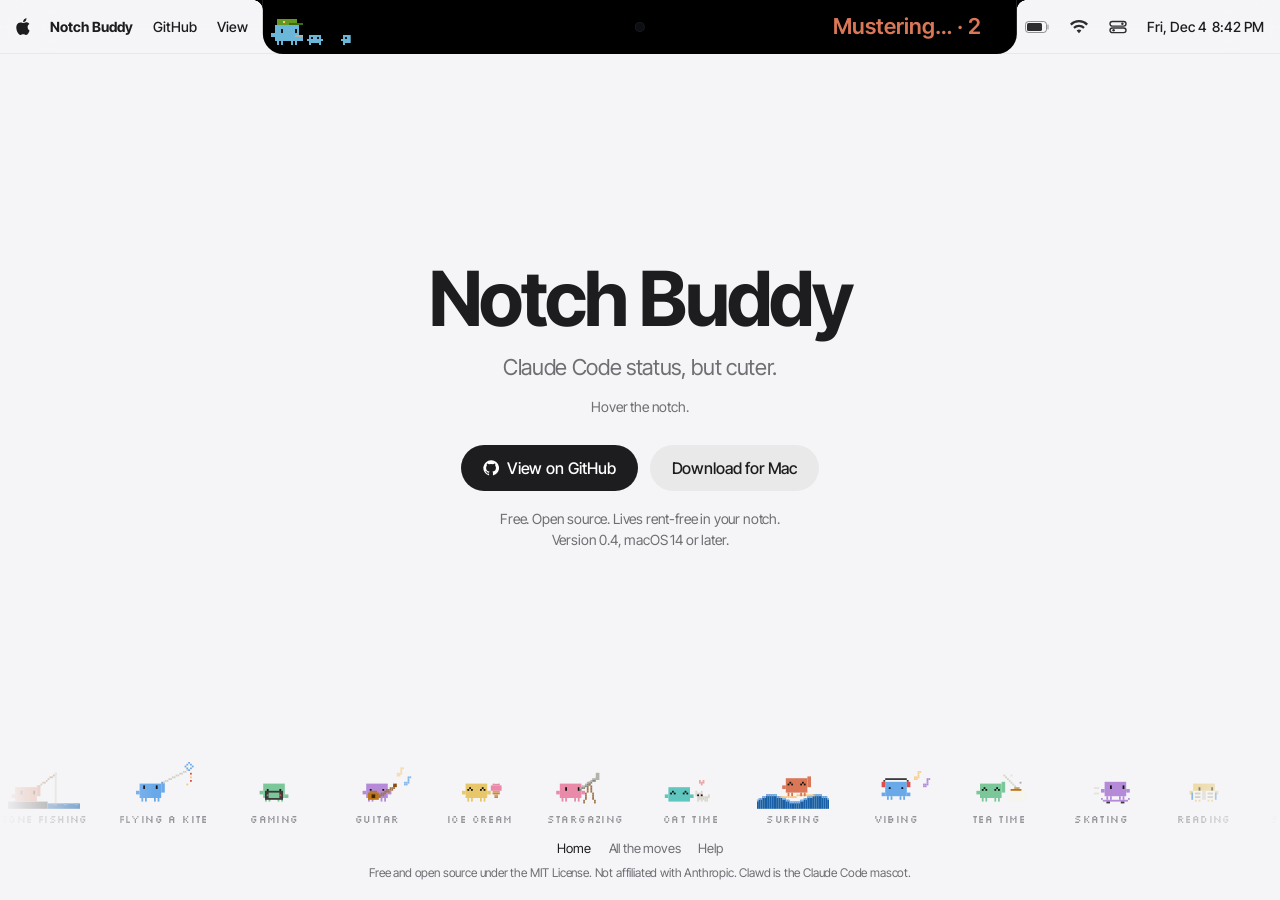
<file: index.html>
<!doctype html>
<html lang="en">
<head>
<meta charset="utf-8">
<meta name="viewport" content="width=device-width, initial-scale=1, viewport-fit=cover">
<title>Notch Buddy</title>
<meta name="description" content="Claude Code status, but cuter.">
<link rel="preconnect" href="https://fonts.googleapis.com">
<link rel="preconnect" href="https://fonts.gstatic.com" crossorigin>
<link rel="stylesheet" href="https://fonts.googleapis.com/css2?family=Inter+Tight:wght@500;600;700&family=Inter:wght@400;500;600&family=Silkscreen&display=swap">
<link rel="stylesheet" href="shell.css">
<style>
/* The home page: one screen. The notch up top is the demo. */
main.one { align-self: center; width: min(560px, 100%); padding-top: 24px; padding-bottom: 24px; text-align: center; display: flex; flex-direction: column; align-items: center; }
.lede { max-width: 30ch; }
.ctas { display: flex; gap: 12px; margin-top: 28px; flex-wrap: wrap; justify-content: center; }

/* The hobby strip: Clawd's days off, drifting past at the bottom. */
.parade { overflow: hidden; margin: 0 0 14px; padding-top: 6px; -webkit-mask-image: linear-gradient(90deg, transparent, #000 12%, #000 88%, transparent); mask-image: linear-gradient(90deg, transparent, #000 12%, #000 88%, transparent); }
.track { display: flex; gap: clamp(18px, 2.4vw, 34px); width: max-content; animation: drift 110s linear infinite; }
.parade:hover .track, .parade:focus-within .track { animation-play-state: paused; }
@keyframes drift { to { transform: translateX(-50%); } }
.hobby { display: flex; flex-direction: column; align-items: center; gap: 6px; background: none; border: 0; padding: 0; color: var(--muted); cursor: pointer; }
.hobby canvas { width: 72px; height: 47px; transition: transform .2s; }
.hobby span { font: 400 10px/1 "Silkscreen", monospace; letter-spacing: .04em; text-transform: uppercase; opacity: .7; transition: opacity .2s; white-space: nowrap; }
.hobby:hover canvas { transform: translateY(-3px); }
.hobby:hover span, .hobby[aria-pressed="true"] span { opacity: 1; color: var(--ink); }

@media (max-height: 620px) { .parade { display: none; } }
@media (max-height: 560px) { main.one { padding-top: 12px; padding-bottom: 12px; } .ctas { margin-top: 18px; } }
@media (max-width: 520px) { .btn { flex: 1 1 100%; } .ctas { width: 100%; max-width: 340px; } }
@media (prefers-reduced-motion: reduce) { .track { animation: none; } .parade { overflow-x: auto; } .hobby canvas, .hobby span { transition: none; } }
</style>
</head>
<body>

<header class="menubar">
  <div class="side">
    <svg class="apple" viewBox="0 0 14 17" fill="currentColor" aria-hidden="true"><path d="M11.6 9c0-2 1.7-3 1.8-3-1-1.4-2.5-1.6-3-1.7-1.3-.1-2.5.8-3.1.8-.7 0-1.7-.8-2.8-.7C3 4.4 1.7 5.2 1 6.5c-1.5 2.6-.4 6.4 1 8.5.7 1 1.5 2.1 2.6 2 1-.1 1.4-.7 2.7-.7 1.2 0 1.6.7 2.7.6 1.1 0 1.8-1 2.5-2 .8-1.1 1.1-2.2 1.1-2.3 0 0-2-.8-2-3.6ZM9.6 3c.6-.7 1-1.7.9-2.7-.9 0-1.9.6-2.5 1.3-.5.6-1 1.6-.9 2.6 1 .1 1.9-.5 2.5-1.2Z"/></svg>
    <a class="menu app" href="./" aria-current="page">Notch Buddy</a>
    <a class="menu" href="https://github.com/theposch/notch-buddy" target="_blank" rel="noopener">GitHub</a>
    <a class="menu" href="clawd.html">View</a>
    <a class="menu" href="help.html">Help</a>
  </div>
  <div class="side">
    <svg class="ico batt" viewBox="0 0 25 12" fill="none" stroke="currentColor" aria-hidden="true"><rect x=".5" y=".5" width="21" height="11" rx="3" opacity=".5"/><rect x="2" y="2" width="15" height="8" rx="1.6" fill="currentColor" stroke="none"/><path d="M23 4v4" stroke-linecap="round" opacity=".5"/></svg>
    <svg class="ico" viewBox="0 0 18 14" fill="currentColor" aria-hidden="true"><path d="M9 13.2 6.6 10.6a3.4 3.4 0 0 1 4.8 0L9 13.2Zm-4.3-4.5L3.2 7.1a8.2 8.2 0 0 1 11.6 0l-1.5 1.6a6 6 0 0 0-8.6 0ZM1.6 5.4 0 3.8a12.8 12.8 0 0 1 18 0l-1.6 1.6a10.5 10.5 0 0 0-14.8 0Z"/></svg>
    <svg class="ico" viewBox="0 0 18 14" fill="none" stroke="currentColor" stroke-width="1.4" aria-hidden="true"><rect x="1" y="1.5" width="16" height="4.6" rx="2.3"/><circle cx="13.4" cy="3.8" r="1.2" fill="currentColor" stroke="none"/><rect x="1" y="8" width="16" height="4.6" rx="2.3"/><circle cx="4.6" cy="10.3" r="1.2" fill="currentColor" stroke="none"/></svg>
    <span><span id="date">Tue 24 Nov</span>&nbsp;&nbsp;<span id="time">9:41</span></span>
  </div>
  <div class="notch" id="notch" tabindex="0" role="button" aria-expanded="false" aria-label="Notch Buddy. Hover or press Enter to open.">
    <div class="bar">
      <div class="usage" id="usage"></div>
      <div class="wl"><canvas id="clawd" aria-hidden="true"></canvas></div><i class="lens"></i><div class="wr" id="status" aria-live="polite"></div>
      <div class="tools" aria-hidden="true"><svg viewBox="0 0 16 16"><path d="M6.86 3.44L7.04 1.57L8.96 1.57L9.14 3.44L10.42 3.97L11.87 2.77L13.23 4.13L12.03 5.58L12.56 6.86L14.43 7.04L14.43 8.96L12.56 9.14L12.03 10.42L13.23 11.87L11.87 13.23L10.42 12.03L9.14 12.56L8.96 14.43L7.04 14.43L6.86 12.56L5.58 12.03L4.13 13.23L2.77 11.87L3.97 10.42L3.44 9.14L1.57 8.96L1.57 7.04L3.44 6.86L3.97 5.58L2.77 4.13L4.13 2.77L5.58 3.97Z"/><circle cx="8" cy="8" r="2.1"/></svg><svg viewBox="0 0 16 16"><path d="M8 2v5.2M4.6 4.2a5.2 5.2 0 1 0 6.8 0"/></svg></div>
    </div>
    <div class="panel"><div><div class="rows nb" id="rows"></div></div></div>
  </div>
</header>

<!-- The home page: one screen. The notch up top is the demo. -->
<main class="one">
  <h1>Notch Buddy</h1>
  <p class="lede">Claude Code status, but cuter.</p>
  <p class="hint" id="hint">Hover the notch.</p>
  <div class="ctas">
    <a class="btn primary" href="https://github.com/theposch/notch-buddy" target="_blank" rel="noopener"><svg viewBox="0 0 24 24" fill="currentColor" aria-hidden="true"><path d="M12 .5a11.5 11.5 0 0 0-3.64 22.41c.58.1.79-.25.79-.56v-2c-3.2.7-3.88-1.37-3.88-1.37-.53-1.33-1.28-1.69-1.28-1.69-1.05-.71.08-.7.08-.7 1.16.08 1.77 1.19 1.77 1.19 1.03 1.77 2.7 1.26 3.36.96.1-.75.4-1.26.73-1.55-2.55-.29-5.24-1.28-5.24-5.68 0-1.26.45-2.28 1.19-3.09-.12-.29-.52-1.46.11-3.05 0 0 .97-.31 3.17 1.18a11 11 0 0 1 5.77 0c2.2-1.49 3.17-1.18 3.17-1.18.63 1.59.23 2.76.11 3.05.74.81 1.19 1.83 1.19 3.09 0 4.41-2.7 5.38-5.26 5.67.41.36.78 1.06.78 2.14v3.17c0 .31.21.67.8.56A11.5 11.5 0 0 0 12 .5Z"/></svg>
      View on GitHub</a>
    <a class="btn quiet" href="https://github.com/theposch/notch-buddy/releases/latest" target="_blank" rel="noopener">Download for Mac</a>
  </div>
  <p class="small">Free. Open source. Lives rent-free in your notch.<br>Version 0.4, macOS 14 or later.</p>
</main>

<div class="parade" role="group" aria-label="Clawd's hobbies. Pick one to see it in the notch."><div class="track" id="track"></div></div>

<footer><nav><a href="./" aria-current="page">Home</a><a href="clawd.html">All the moves</a><a href="help.html">Help</a></nav>Free and open source under the <a href="https://github.com/theposch/notch-buddy/blob/main/LICENSE" target="_blank" rel="noopener">MIT License</a>. Not affiliated with Anthropic. Clawd is the Claude Code mascot.</footer>

<script src="engine.js"></script>
<script src="shell.js"></script>
<script>
/* The hobby strip: pick one to give Clawd that day off in the notch. */
(() => {
const { RM, stage, HOBBIES } = NB;
/* Every Clawd in the strip, painted only while it's on screen. */
const mine = new Set(), visible = new Set();
const io = new IntersectionObserver(es => es.forEach(e => e.isIntersecting ? visible.add(e.target._st) : visible.delete(e.target._st)), { rootMargin: "100px" });
function watch(st) { st.cv._st = st; mine.add(st); io.observe(st.cv); st.paint(); return st; }

const COLS = ["#D97757", "#6aa9e9", "#7cc79a", "#b48ad9", "#e8c66a", "#e98aa8", "#5fc7c0"];
const track = document.getElementById("track"), buttons = [];
[...HOBBIES, ...HOBBIES].forEach((h, i) => {
  const b = document.createElement("button"); b.type = "button"; b.className = "hobby"; b.setAttribute("aria-pressed", "false");
  if (i >= HOBBIES.length) { b.tabIndex = -1; b.setAttribute("aria-hidden", "true"); }
  const cv = document.createElement("canvas"); cv.setAttribute("aria-hidden", "true");
  const t = document.createElement("span"); t.textContent = h[1];
  b.append(cv, t); track.append(b); buttons.push([b, h[0]]);
  watch(stage(cv, h[0], COLS[i % COLS.length]));
  b.addEventListener("click", () => { NB.dayOff(h); mark(); });
});
function mark() { const now = NB.hobby(); buttons.forEach(([b, id]) => b.setAttribute("aria-pressed", String(id === now))); }
NB.onDay(mark);

addEventListener("resize", () => mine.forEach(s => { s.fit(); s.paint(); }));
if (!RM) { const loop = now => { visible.forEach(s => s.paint(now)); requestAnimationFrame(loop); }; requestAnimationFrame(loop); }
})();
</script>
</body>
</html>
</file>
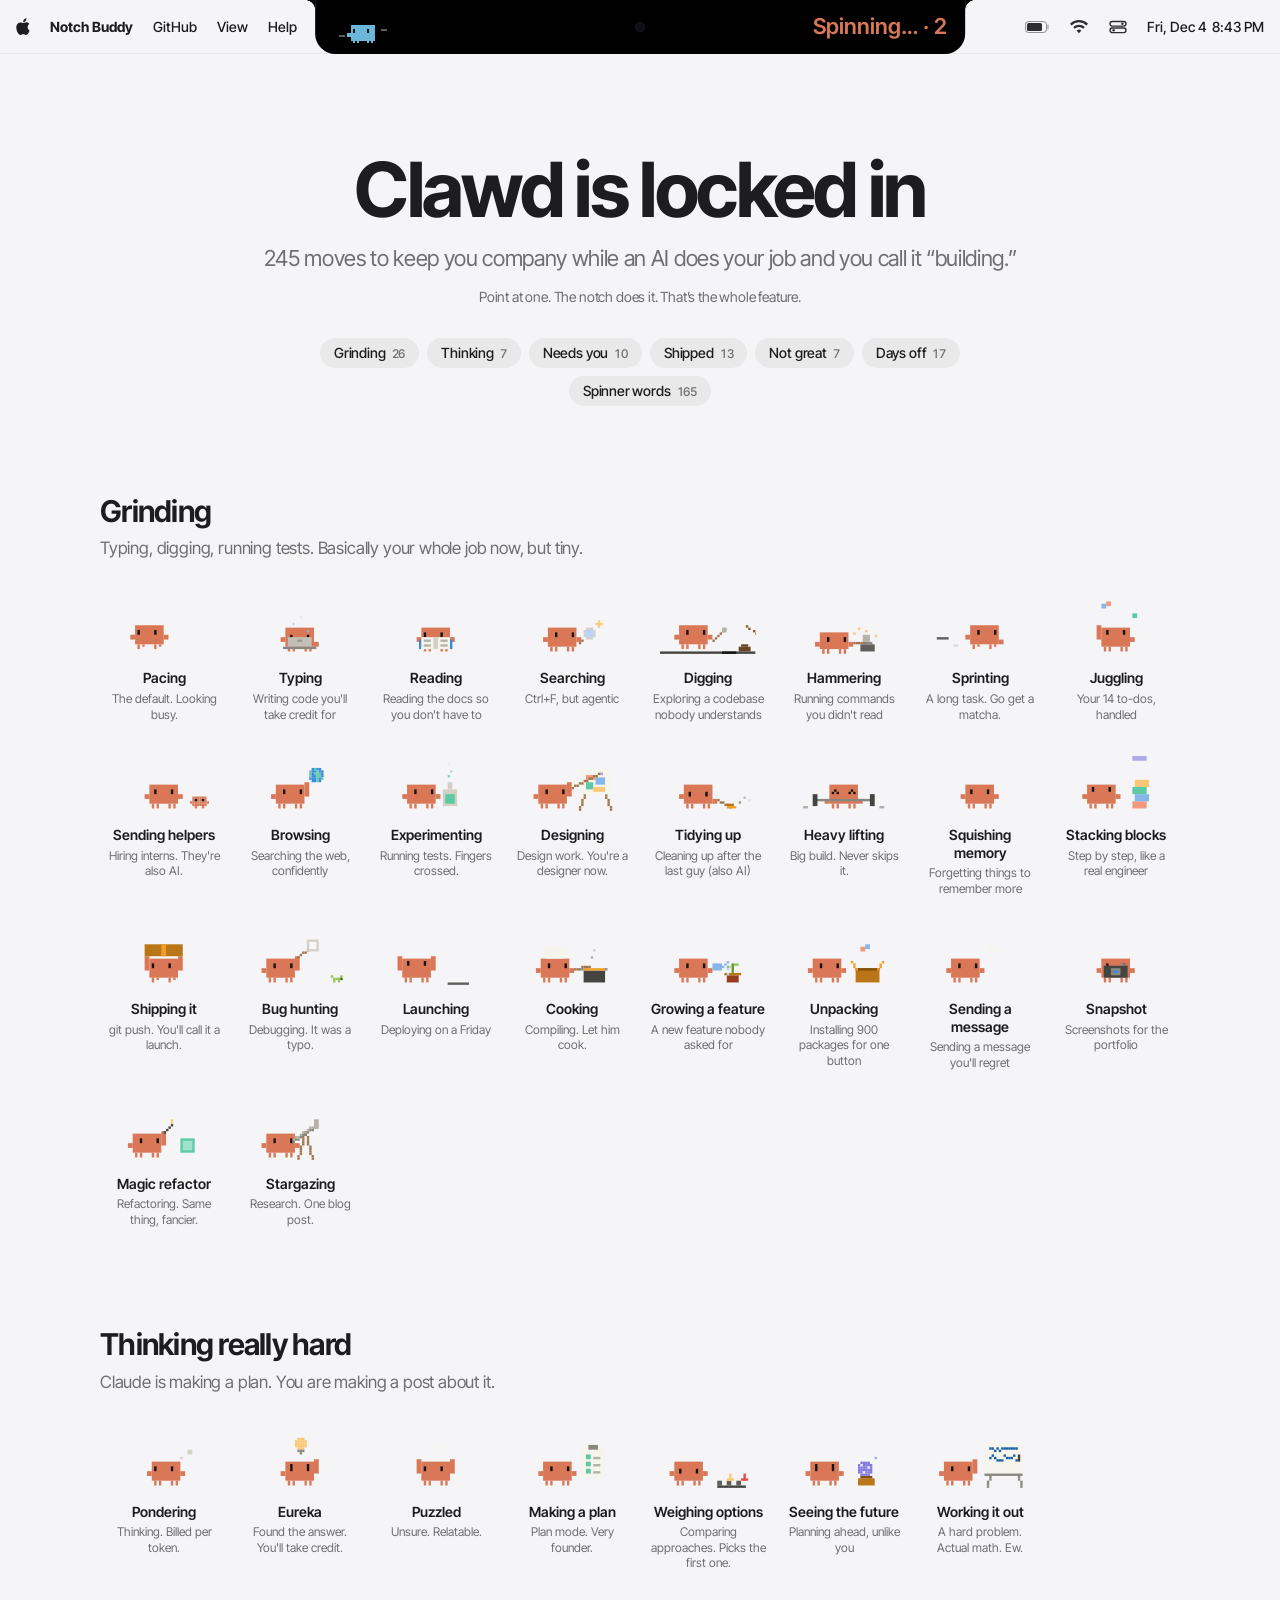
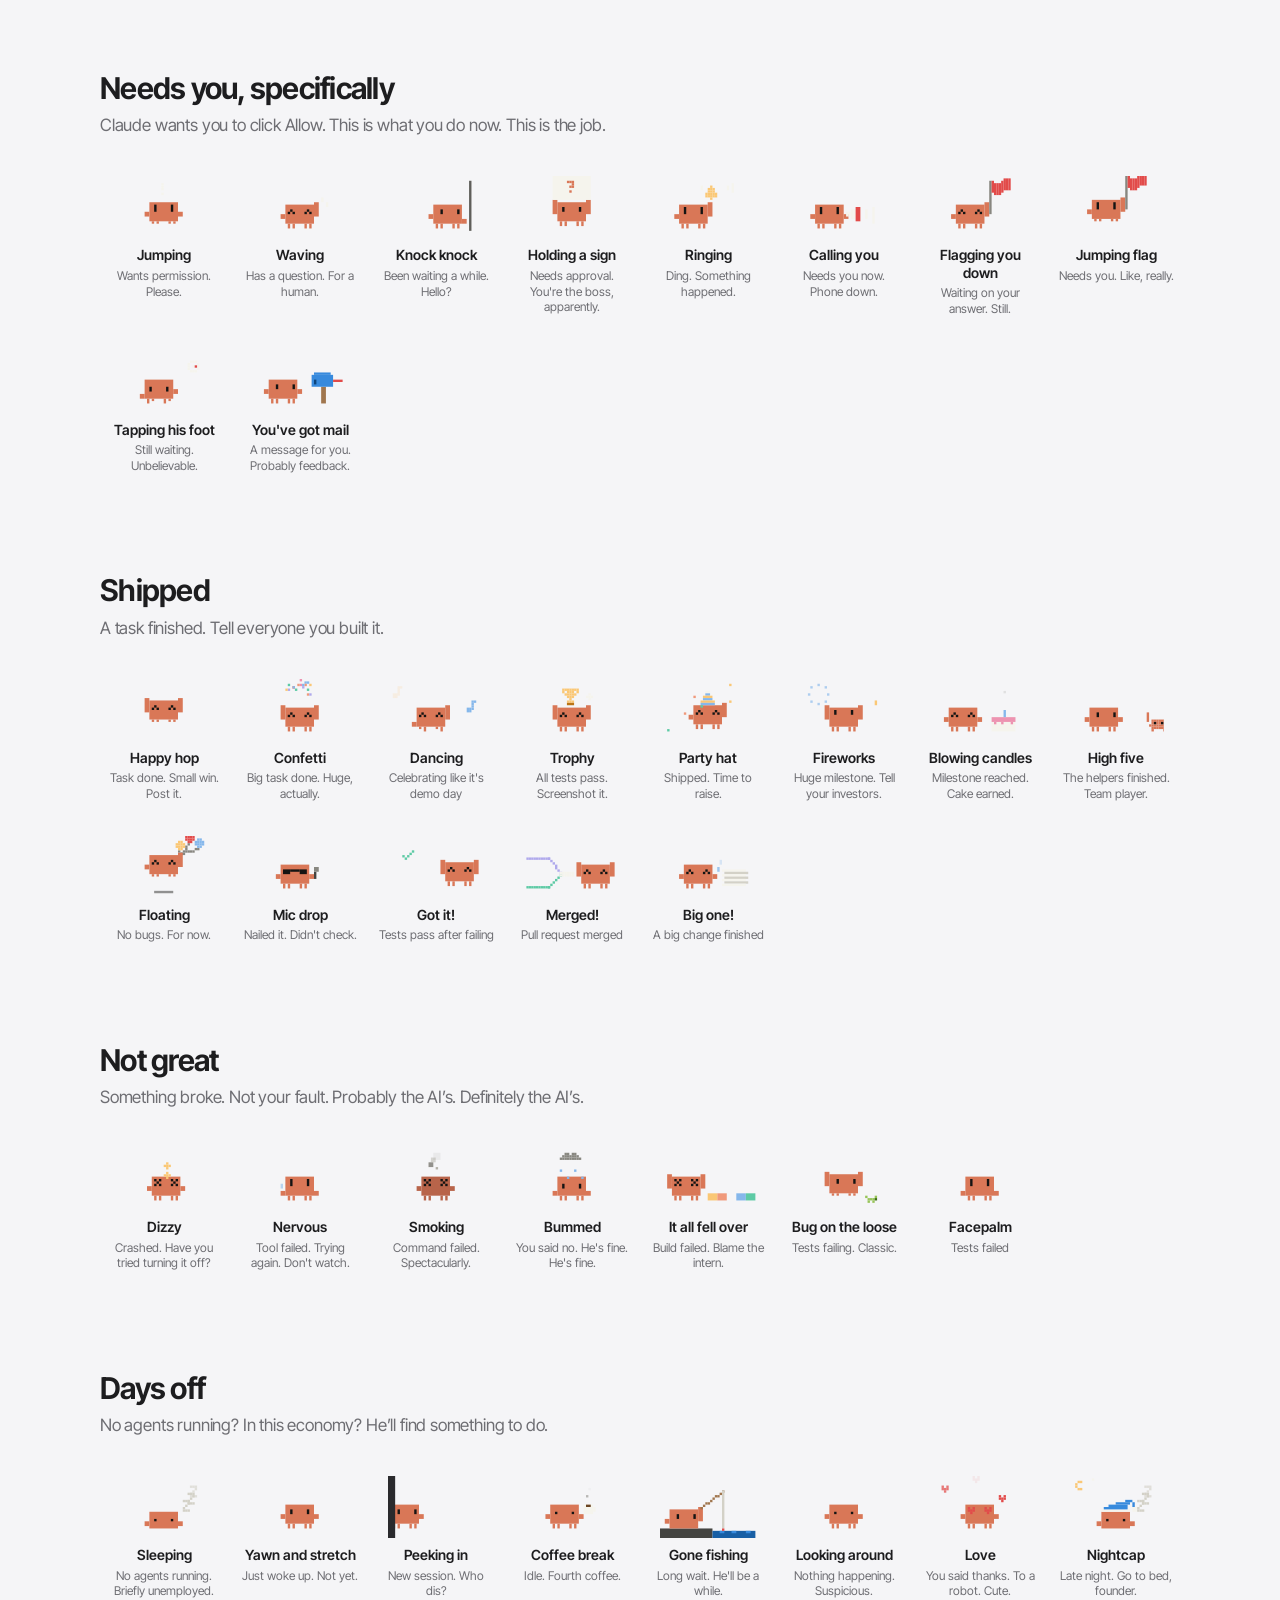
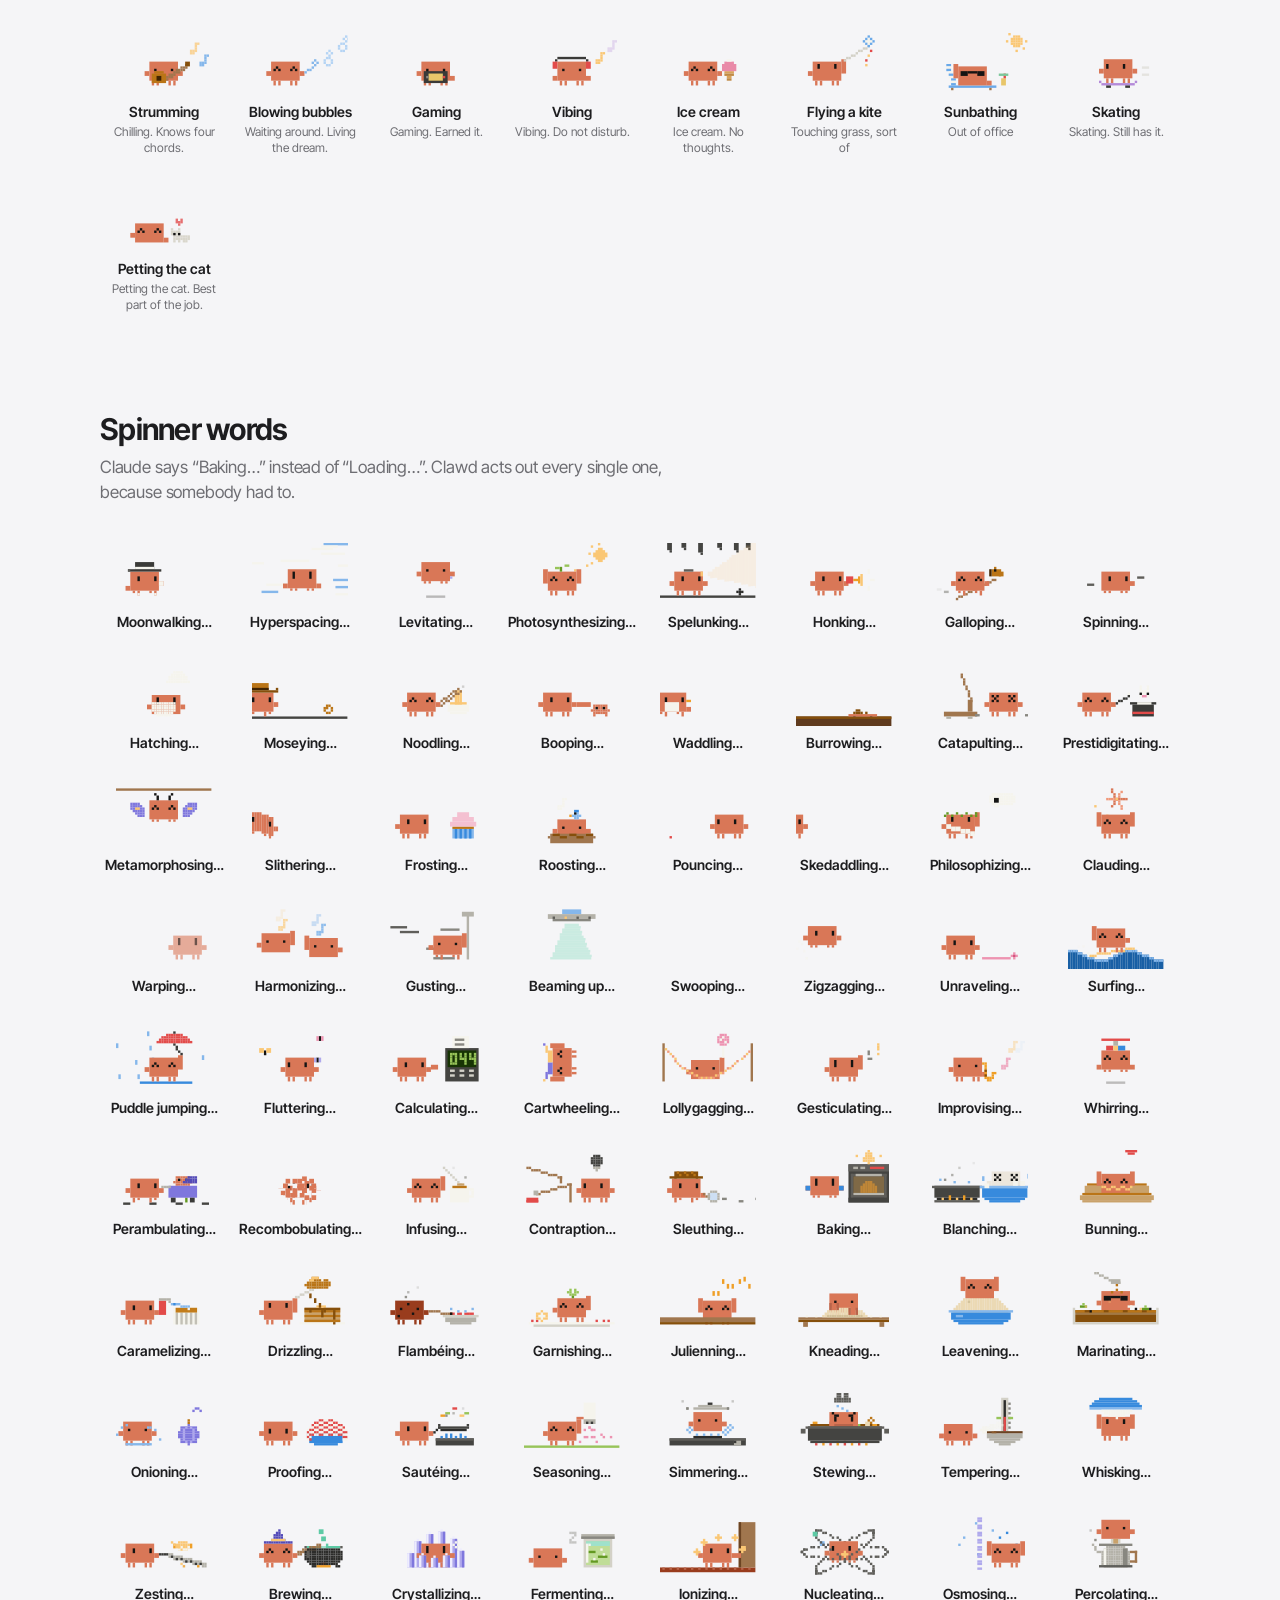
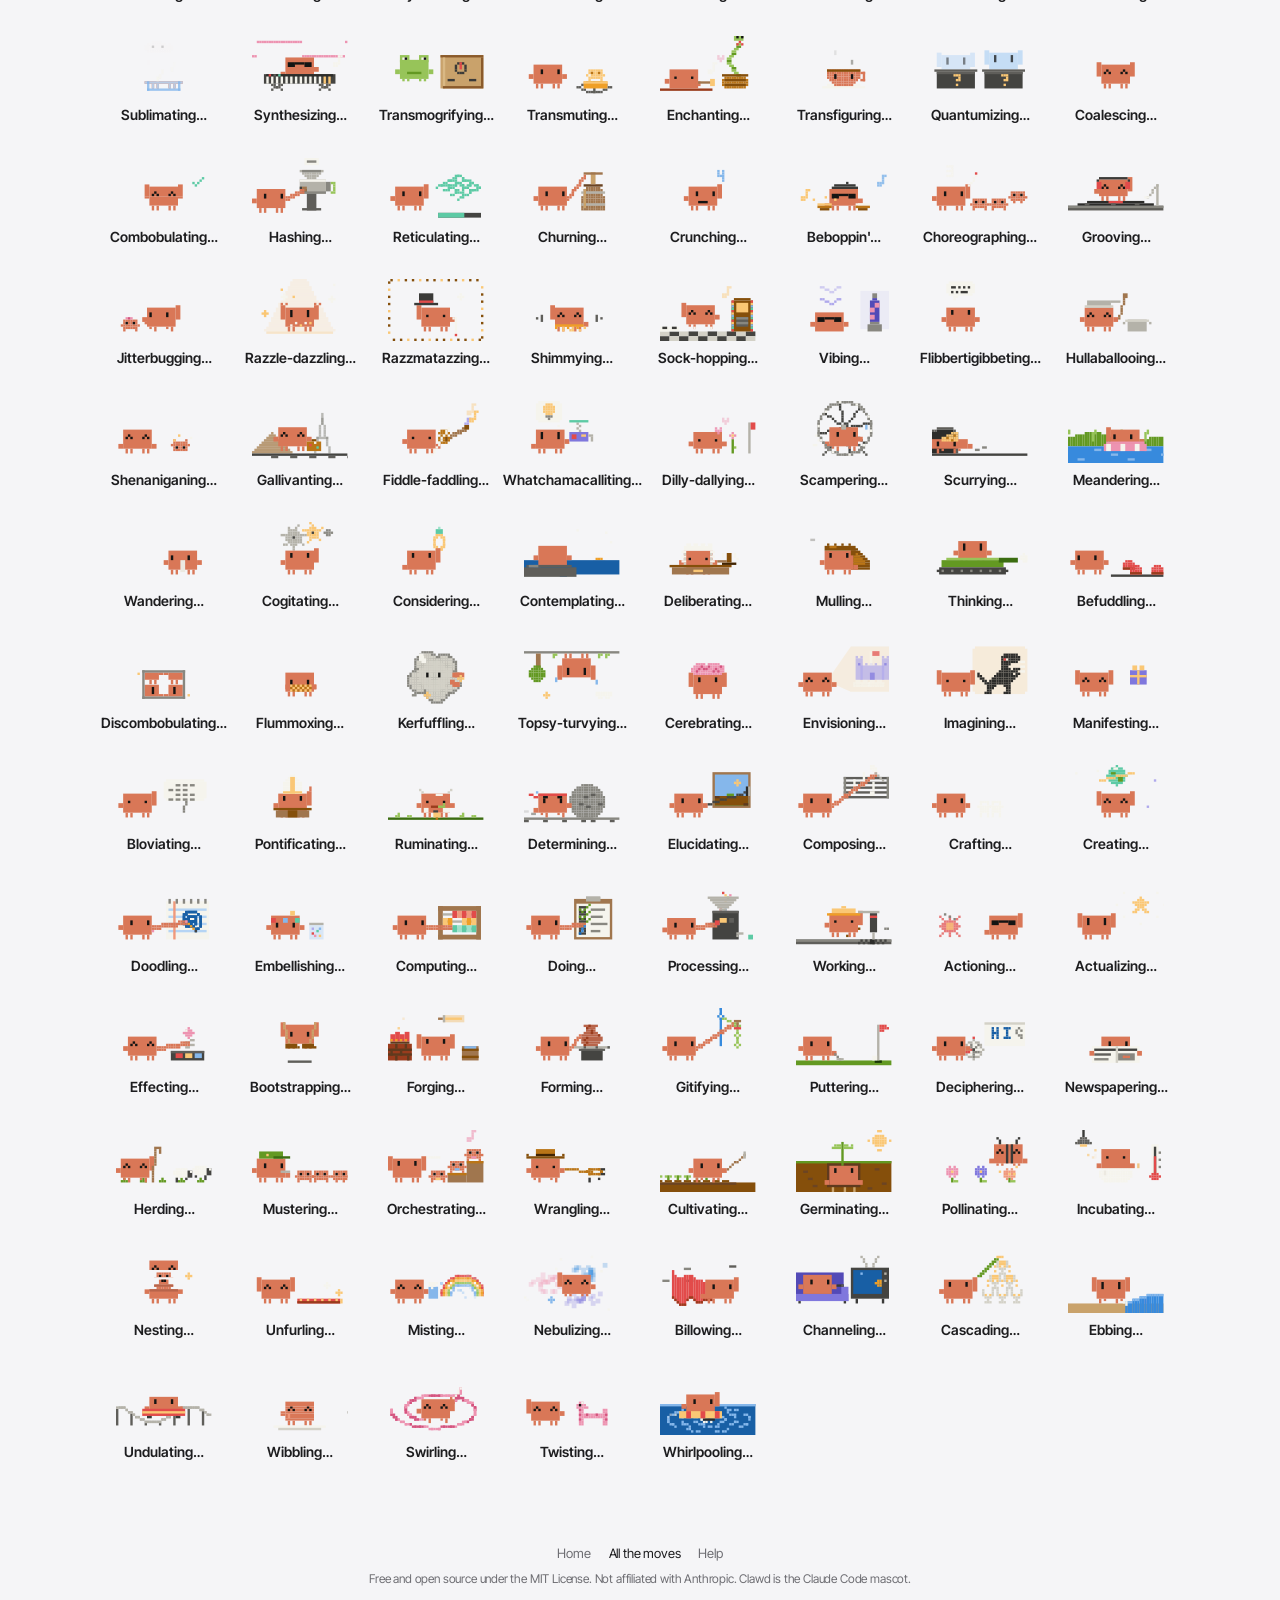
<file: clawd.html>
<!doctype html>
<html lang="en">
<head>
<meta charset="utf-8">
<meta name="viewport" content="width=device-width, initial-scale=1, viewport-fit=cover">
<title>Clawd is locked in · Notch Buddy</title>
<meta name="description" content="Every move Clawd makes in your Mac's notch while Claude Code works.">
<link rel="preconnect" href="https://fonts.googleapis.com">
<link rel="preconnect" href="https://fonts.gstatic.com" crossorigin>
<link rel="stylesheet" href="https://fonts.googleapis.com/css2?family=Inter+Tight:wght@500;600;700&family=Inter:wght@400;500;600&family=Silkscreen&display=swap">
<link rel="stylesheet" href="shell.css">
<style>
main.page { align-self: start; display: block; width: min(1120px, 100%); text-align: left; padding-top: clamp(56px, 8vw, 96px); padding-bottom: 72px; }
.page h1, .page > .lede, .page > .hint { text-align: center; margin-inline: auto; }
.jump { display: flex; flex-wrap: wrap; justify-content: center; gap: 8px; margin: 30px auto 0; max-width: 760px; }
.jump a { display: inline-flex; gap: 6px; align-items: baseline; padding: 8px 14px; border-radius: 999px; background: var(--soft); text-decoration: none; font: 500 14px/1 var(--sys); }
.jump a:hover { opacity: .75; }
.jump small { color: var(--muted); font-size: 12px; font-variant-numeric: tabular-nums; }
.group { scroll-margin-top: calc(var(--h) + 20px); }
.group h2 { margin: clamp(56px, 7vw, 88px) 0 0; font: 650 clamp(24px, 2.4vw, 30px)/1.15 var(--sys); letter-spacing: -0.025em; }
.group > p { margin: 8px 0 0; color: var(--muted); max-width: 60ch; }
.moves { display: grid; grid-template-columns: repeat(auto-fill, minmax(128px, 1fr)); gap: 8px; margin-top: 24px; }
.move { display: flex; flex-direction: column; align-items: center; gap: 4px; padding: 14px 6px 12px; border: 0; border-radius: 16px; background: none; color: var(--ink); font: inherit; text-align: center; cursor: pointer; transition: background .15s; }
.move:hover, .move[aria-pressed="true"] { background: var(--soft); }
.move canvas { width: 96px; height: 62px; margin-bottom: 4px; }
.move b { font: 600 14px/1.25 var(--sys); }
.move span { font-size: 12px; line-height: 1.3; color: var(--muted); }
</style>
</head>
<body>

<header class="menubar">
  <div class="side">
    <svg class="apple" viewBox="0 0 14 17" fill="currentColor" aria-hidden="true"><path d="M11.6 9c0-2 1.7-3 1.8-3-1-1.4-2.5-1.6-3-1.7-1.3-.1-2.5.8-3.1.8-.7 0-1.7-.8-2.8-.7C3 4.4 1.7 5.2 1 6.5c-1.5 2.6-.4 6.4 1 8.5.7 1 1.5 2.1 2.6 2 1-.1 1.4-.7 2.7-.7 1.2 0 1.6.7 2.7.6 1.1 0 1.8-1 2.5-2 .8-1.1 1.1-2.2 1.1-2.3 0 0-2-.8-2-3.6ZM9.6 3c.6-.7 1-1.7.9-2.7-.9 0-1.9.6-2.5 1.3-.5.6-1 1.6-.9 2.6 1 .1 1.9-.5 2.5-1.2Z"/></svg>
    <a class="menu app" href="./">Notch Buddy</a>
    <a class="menu" href="https://github.com/theposch/notch-buddy" target="_blank" rel="noopener">GitHub</a>
    <a class="menu" href="clawd.html" aria-current="page">View</a>
    <a class="menu" href="help.html">Help</a>
  </div>
  <div class="side">
    <svg class="ico batt" viewBox="0 0 25 12" fill="none" stroke="currentColor" aria-hidden="true"><rect x=".5" y=".5" width="21" height="11" rx="3" opacity=".5"/><rect x="2" y="2" width="15" height="8" rx="1.6" fill="currentColor" stroke="none"/><path d="M23 4v4" stroke-linecap="round" opacity=".5"/></svg>
    <svg class="ico" viewBox="0 0 18 14" fill="currentColor" aria-hidden="true"><path d="M9 13.2 6.6 10.6a3.4 3.4 0 0 1 4.8 0L9 13.2Zm-4.3-4.5L3.2 7.1a8.2 8.2 0 0 1 11.6 0l-1.5 1.6a6 6 0 0 0-8.6 0ZM1.6 5.4 0 3.8a12.8 12.8 0 0 1 18 0l-1.6 1.6a10.5 10.5 0 0 0-14.8 0Z"/></svg>
    <svg class="ico" viewBox="0 0 18 14" fill="none" stroke="currentColor" stroke-width="1.4" aria-hidden="true"><rect x="1" y="1.5" width="16" height="4.6" rx="2.3"/><circle cx="13.4" cy="3.8" r="1.2" fill="currentColor" stroke="none"/><rect x="1" y="8" width="16" height="4.6" rx="2.3"/><circle cx="4.6" cy="10.3" r="1.2" fill="currentColor" stroke="none"/></svg>
    <span><span id="date">Tue 24 Nov</span>&nbsp;&nbsp;<span id="time">9:41</span></span>
  </div>
  <div class="notch" id="notch" tabindex="0" role="button" aria-expanded="false" aria-label="Notch Buddy. Hover or press Enter to open.">
    <div class="bar">
      <div class="usage" id="usage"></div>
      <div class="wl"><canvas id="clawd" aria-hidden="true"></canvas></div><i class="lens"></i><div class="wr" id="status" aria-live="polite"></div>
      <div class="tools" aria-hidden="true"><svg viewBox="0 0 16 16"><path d="M6.86 3.44L7.04 1.57L8.96 1.57L9.14 3.44L10.42 3.97L11.87 2.77L13.23 4.13L12.03 5.58L12.56 6.86L14.43 7.04L14.43 8.96L12.56 9.14L12.03 10.42L13.23 11.87L11.87 13.23L10.42 12.03L9.14 12.56L8.96 14.43L7.04 14.43L6.86 12.56L5.58 12.03L4.13 13.23L2.77 11.87L3.97 10.42L3.44 9.14L1.57 8.96L1.57 7.04L3.44 6.86L3.97 5.58L2.77 4.13L4.13 2.77L5.58 3.97Z"/><circle cx="8" cy="8" r="2.1"/></svg><svg viewBox="0 0 16 16"><path d="M8 2v5.2M4.6 4.2a5.2 5.2 0 1 0 6.8 0"/></svg></div>
    </div>
    <div class="panel"><div><div class="rows nb" id="rows"></div></div></div>
  </div>
</header>

<main class="page">
  <h1>Clawd is locked in</h1>
  <p class="lede"><span id="count">A lot of</span> moves to keep you company while an AI does your job and you call it “building.”</p>
  <p class="hint" id="pick">Point at one. The notch does it. That’s the whole feature.</p>
  <nav class="jump" id="jump" aria-label="Groups"></nav>
  <div id="groups"></div>
</main>

<footer><nav><a href="./">Home</a><a href="clawd.html" aria-current="page">All the moves</a><a href="help.html">Help</a></nav>Free and open source under the <a href="https://github.com/theposch/notch-buddy/blob/main/LICENSE" target="_blank" rel="noopener">MIT License</a>. Not affiliated with Anthropic. Clawd is the Claude Code mascot.</footer>

<script src="engine.js"></script>
<script src="shell.js"></script>
<script>

(() => {
const { A, RM, stage, play, stop } = NB;
const GROUPS = [
  ["working", "Grinding", "Grinding", "Typing, digging, running tests. Basically your whole job now, but tiny."],
  ["thinking", "Thinking", "Thinking really hard", "Claude is making a plan. You are making a post about it."],
  ["waiting", "Needs you", "Needs you, specifically", "Claude wants you to click Allow. This is what you do now. This is the job."],
  ["done", "Shipped", "Shipped", "A task finished. Tell everyone you built it."],
  ["error", "Not great", "Not great", "Something broke. Not your fault. Probably the AI’s. Definitely the AI’s."],
  ["idle", "Days off", "Days off", "No agents running? In this economy? He’ll find something to do."],
  ["words", "Spinner words", "Spinner words", "Claude says “Baking…” instead of “Loading…”. Clawd acts out every single one, because somebody had to."],
];
// Captions for this page only. Each still says when the move plays, just with less respect.
const SAYS = {
  walk: "The default. Looking busy.", type: "Writing code you'll take credit for", read: "Reading the docs so you don't have to",
  search: "Ctrl+F, but agentic", dig: "Exploring a codebase nobody understands", hammer: "Running commands you didn't read",
  run: "A long task. Go get a matcha.", juggle: "Your 14 to-dos, handled", spawn: "Hiring interns. They're also AI.",
  web: "Searching the web, confidently", test: "Running tests. Fingers crossed.", paint: "Design work. You're a designer now.",
  sweep: "Cleaning up after the last guy (also AI)", lift: "Big build. Never skips it.", compact: "Forgetting things to remember more",
  stack: "Step by step, like a real engineer", carry: "git push. You'll call it a launch.", bugnet: "Debugging. It was a typo.",
  rocket: "Deploying on a Friday", cook: "Compiling. Let him cook.", water: "A new feature nobody asked for",
  unpack: "Installing 900 packages for one button", plane: "Sending a message you'll regret", camera: "Screenshots for the portfolio",
  wand: "Refactoring. Same thing, fancier.", telescope: "Research. One blog post.",
  ponder: "Thinking. Billed per token.", idea: "Found the answer. You'll take credit.", puzzled: "Unsure. Relatable.",
  plan: "Plan mode. Very founder.", chess: "Comparing approaches. Picks the first one.", crystal: "Planning ahead, unlike you",
  board: "A hard problem. Actual math. Ew.",
  jump: "Wants permission. Please.", wave: "Has a question. For a human.", knock: "Been waiting a while. Hello?",
  sign: "Needs approval. You're the boss, apparently.", bell: "Ding. Something happened.", megaphone: "Needs you now. Phone down.",
  flag: "Waiting on your answer. Still.", flagjump: "Needs you. Like, really.", tapfoot: "Still waiting. Unbelievable.",
  mail: "A message for you. Probably feedback.",
  hop: "Task done. Small win. Post it.", confetti: "Big task done. Huge, actually.", dance: "Celebrating like it's demo day",
  trophy: "All tests pass. Screenshot it.", party: "Shipped. Time to raise.", fireworks: "Huge milestone. Tell your investors.",
  cake: "Milestone reached. Cake earned.", highfive: "The helpers finished. Team player.", balloons: "No bugs. For now.",
  micdrop: "Nailed it. Didn't check.",
  dizzy: "Crashed. Have you tried turning it off?", sweat: "Tool failed. Trying again. Don't watch.", smoke: "Command failed. Spectacularly.",
  rain: "You said no. He's fine. He's fine.", collapse: "Build failed. Blame the intern.", buggy: "Tests failing. Classic.",
  sleep: "No agents running. Briefly unemployed.", yawn: "Just woke up. Not yet.", peek: "New session. Who dis?",
  coffee: "Idle. Fourth coffee.", fish: "Long wait. He'll be a while.", look: "Nothing happening. Suspicious.",
  love: "You said thanks. To a robot. Cute.", nightcap: "Late night. Go to bed, founder.", guitar: "Chilling. Knows four chords.",
  bubbles: "Waiting around. Living the dream.", gaming: "Gaming. Earned it.", headphones: "Vibing. Do not disturb.",
  icecream: "Ice cream. No thoughts.", kite: "Touching grass, sort of", sunbathe: "Out of office", skate: "Skating. Still has it.",
  cat: "Petting the cat. Best part of the job.",
};
const touch = matchMedia("(hover: none)").matches;
if (touch) document.getElementById("pick").textContent = "Tap one. The notch does it. That’s the whole feature.";
document.getElementById("count").textContent = A.length;

const jump = document.getElementById("jump"), groups = document.getElementById("groups");
const shown = [], visible = new Set();
const io = new IntersectionObserver(es => es.forEach(e => e.isIntersecting ? visible.add(e.target._stage) : visible.delete(e.target._stage)), { rootMargin: "100px" });
let picked = null;
function pick(button, a) {
  if (picked) picked.setAttribute("aria-pressed", "false");
  picked = button; button.setAttribute("aria-pressed", "true");
  play(a.id, a.name);
}
function unpick() { if (picked) picked.setAttribute("aria-pressed", "false"); picked = null; stop(); }

GROUPS.forEach(([id, short, title, intro]) => {
  const moves = A.filter(a => a.group === id);
  if (!moves.length) return;
  const link = document.createElement("a"); link.href = "#" + id; link.textContent = short;
  const n = document.createElement("small"); n.textContent = moves.length; link.append(n); jump.append(link);

  const section = document.createElement("section"); section.className = "group"; section.id = id;
  const h = document.createElement("h2"); h.textContent = title;
  const p = document.createElement("p"); p.textContent = intro;
  const grid = document.createElement("div"); grid.className = "moves";
  section.append(h, p, grid); groups.append(section);
  moves.forEach(a => {
    const b = document.createElement("button"); b.type = "button"; b.className = "move"; b.setAttribute("aria-pressed", "false");
    const cv = document.createElement("canvas"); cv.setAttribute("aria-hidden", "true");
    const name = document.createElement("b"); name.textContent = id === "words" ? a.name + "…" : a.name;
    b.append(cv, name);
    const says = SAYS[a.id] || a.when;
    if (says && id !== "words") { const w = document.createElement("span"); w.textContent = says; b.append(w); }
    grid.append(b);
    b.addEventListener("pointerenter", e => { if (e.pointerType === "mouse") pick(b, a); });
    b.addEventListener("focus", () => pick(b, a));
    b.addEventListener("click", () => pick(b, a));
    const st = stage(cv, a.id); st.paint(); cv._stage = st; shown.push(st); io.observe(cv);
  });
  grid.addEventListener("pointerleave", e => { if (e.pointerType === "mouse") unpick(); });
});
groups.addEventListener("focusout", e => { if (!groups.contains(e.relatedTarget)) unpick(); });

addEventListener("resize", () => shown.forEach(s => { s.fit(); s.paint(); }));
if (!RM) { const loop = now => { visible.forEach(s => s.paint(now)); requestAnimationFrame(loop); }; requestAnimationFrame(loop); }
})();

</script>
</body>
</html>
</file>
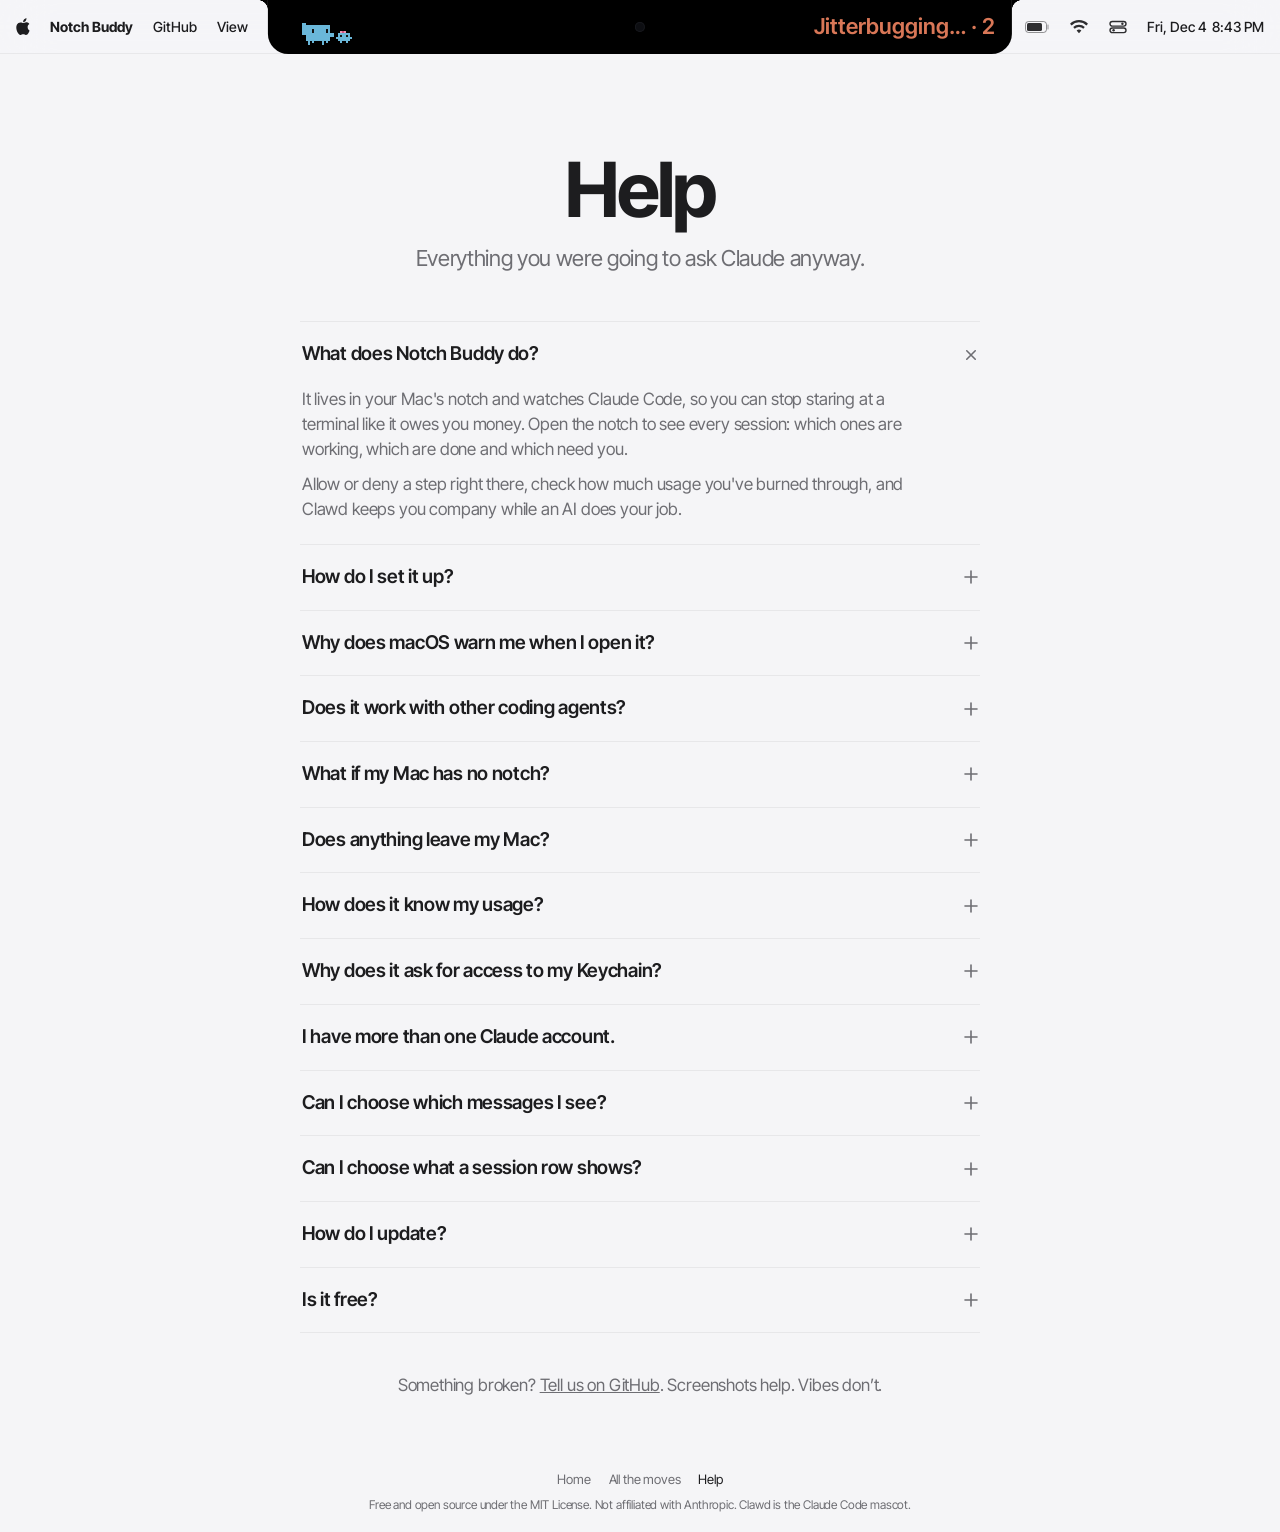
<file: help.html>
<!doctype html>
<html lang="en">
<head>
<meta charset="utf-8">
<meta name="viewport" content="width=device-width, initial-scale=1, viewport-fit=cover">
<title>Help · Notch Buddy</title>
<meta name="description" content="Setting up Notch Buddy, what it reads, and what to do when macOS asks questions.">
<link rel="preconnect" href="https://fonts.googleapis.com">
<link rel="preconnect" href="https://fonts.gstatic.com" crossorigin>
<link rel="stylesheet" href="https://fonts.googleapis.com/css2?family=Inter+Tight:wght@500;600;700&family=Inter:wght@400;500;600&family=Silkscreen&display=swap">
<link rel="stylesheet" href="shell.css">
<style>
main.page { align-self: start; display: block; width: min(720px, 100%); text-align: left; padding-top: clamp(56px, 8vw, 96px); padding-bottom: 72px; }
.page h1, .page > .lede { text-align: center; margin-inline: auto; }
.faq { margin-top: 48px; border-top: 1px solid var(--bar-line); }
.faq details { border-bottom: 1px solid var(--bar-line); }
.faq summary { list-style: none; cursor: pointer; display: flex; justify-content: space-between; align-items: center; gap: 20px; padding: 20px 2px; font: 600 clamp(17px, 1.6vw, 19px)/1.3 var(--sys); letter-spacing: -0.015em; }
.faq summary::-webkit-details-marker { display: none; }
.faq summary:hover { opacity: .75; }
.faq .pm { width: 14px; height: 14px; flex: none; color: var(--muted); transition: transform .25s cubic-bezier(.2, .8, .2, 1); }
.faq details[open] .pm { transform: rotate(45deg); }
.faq details > div { padding: 0 2px 22px; color: var(--muted); }
.faq details p { margin: 0; max-width: 62ch; }
.faq details p + p { margin-top: 10px; }
.faq b { color: var(--ink); font-weight: 600; }
.faq a { text-underline-offset: 3px; text-decoration-color: color-mix(in srgb, currentColor 40%, transparent); }
.stuck { margin: 40px 0 0; text-align: center; color: var(--muted); }
@media (prefers-reduced-motion: reduce) { .faq .pm { transition: none; } }
</style>
</head>
<body>

<header class="menubar">
  <div class="side">
    <svg class="apple" viewBox="0 0 14 17" fill="currentColor" aria-hidden="true"><path d="M11.6 9c0-2 1.7-3 1.8-3-1-1.4-2.5-1.6-3-1.7-1.3-.1-2.5.8-3.1.8-.7 0-1.7-.8-2.8-.7C3 4.4 1.7 5.2 1 6.5c-1.5 2.6-.4 6.4 1 8.5.7 1 1.5 2.1 2.6 2 1-.1 1.4-.7 2.7-.7 1.2 0 1.6.7 2.7.6 1.1 0 1.8-1 2.5-2 .8-1.1 1.1-2.2 1.1-2.3 0 0-2-.8-2-3.6ZM9.6 3c.6-.7 1-1.7.9-2.7-.9 0-1.9.6-2.5 1.3-.5.6-1 1.6-.9 2.6 1 .1 1.9-.5 2.5-1.2Z"/></svg>
    <a class="menu app" href="./">Notch Buddy</a>
    <a class="menu" href="https://github.com/theposch/notch-buddy" target="_blank" rel="noopener">GitHub</a>
    <a class="menu" href="clawd.html">View</a>
    <a class="menu" href="help.html" aria-current="page">Help</a>
  </div>
  <div class="side">
    <svg class="ico batt" viewBox="0 0 25 12" fill="none" stroke="currentColor" aria-hidden="true"><rect x=".5" y=".5" width="21" height="11" rx="3" opacity=".5"/><rect x="2" y="2" width="15" height="8" rx="1.6" fill="currentColor" stroke="none"/><path d="M23 4v4" stroke-linecap="round" opacity=".5"/></svg>
    <svg class="ico" viewBox="0 0 18 14" fill="currentColor" aria-hidden="true"><path d="M9 13.2 6.6 10.6a3.4 3.4 0 0 1 4.8 0L9 13.2Zm-4.3-4.5L3.2 7.1a8.2 8.2 0 0 1 11.6 0l-1.5 1.6a6 6 0 0 0-8.6 0ZM1.6 5.4 0 3.8a12.8 12.8 0 0 1 18 0l-1.6 1.6a10.5 10.5 0 0 0-14.8 0Z"/></svg>
    <svg class="ico" viewBox="0 0 18 14" fill="none" stroke="currentColor" stroke-width="1.4" aria-hidden="true"><rect x="1" y="1.5" width="16" height="4.6" rx="2.3"/><circle cx="13.4" cy="3.8" r="1.2" fill="currentColor" stroke="none"/><rect x="1" y="8" width="16" height="4.6" rx="2.3"/><circle cx="4.6" cy="10.3" r="1.2" fill="currentColor" stroke="none"/></svg>
    <span><span id="date">Tue 24 Nov</span>&nbsp;&nbsp;<span id="time">9:41</span></span>
  </div>
  <div class="notch" id="notch" tabindex="0" role="button" aria-expanded="false" aria-label="Notch Buddy. Hover or press Enter to open.">
    <div class="bar">
      <div class="usage" id="usage"></div>
      <div class="wl"><canvas id="clawd" aria-hidden="true"></canvas></div><i class="lens"></i><div class="wr" id="status" aria-live="polite"></div>
      <div class="tools" aria-hidden="true"><svg viewBox="0 0 16 16"><path d="M6.86 3.44L7.04 1.57L8.96 1.57L9.14 3.44L10.42 3.97L11.87 2.77L13.23 4.13L12.03 5.58L12.56 6.86L14.43 7.04L14.43 8.96L12.56 9.14L12.03 10.42L13.23 11.87L11.87 13.23L10.42 12.03L9.14 12.56L8.96 14.43L7.04 14.43L6.86 12.56L5.58 12.03L4.13 13.23L2.77 11.87L3.97 10.42L3.44 9.14L1.57 8.96L1.57 7.04L3.44 6.86L3.97 5.58L2.77 4.13L4.13 2.77L5.58 3.97Z"/><circle cx="8" cy="8" r="2.1"/></svg><svg viewBox="0 0 16 16"><path d="M8 2v5.2M4.6 4.2a5.2 5.2 0 1 0 6.8 0"/></svg></div>
    </div>
    <div class="panel"><div><div class="rows nb" id="rows"></div></div></div>
  </div>
</header>

<main class="page">
  <h1>Help</h1>
  <p class="lede">Everything you were going to ask Claude anyway.</p>

  <div class="faq">
    <details open>
      <summary>What does Notch Buddy do?<svg class="pm" viewBox="0 0 14 14" aria-hidden="true"><path d="M7 1v12M1 7h12" stroke="currentColor" stroke-width="1.6" stroke-linecap="round"/></svg></summary>
      <div><p>It lives in your Mac's notch and watches Claude Code, so you can stop staring at a terminal like it owes you money. Open the notch to see every session: which ones are working, which are done and which need you.</p>
        <p>Allow or deny a step right there, check how much usage you've burned through, and Clawd keeps you company while an AI does your job.</p></div>
    </details>
    <details>
      <summary>How do I set it up?<svg class="pm" viewBox="0 0 14 14" aria-hidden="true"><path d="M7 1v12M1 7h12" stroke="currentColor" stroke-width="1.6" stroke-linecap="round"/></svg></summary>
      <div><p>Download it, unzip it, drag Notch Buddy into Applications. Open it and click <b>Connect to Claude Code</b>. That's it. That's the onboarding.</p>
        <p>Connecting adds Notch Buddy to Claude Code's settings file, so Claude Code tells it what's happening. A backup of your settings is kept, and <b>Disconnect</b> in Settings puts them back. Commitment issues, respected.</p></div>
    </details>
    <details>
      <summary>Why does macOS warn me when I open it?<svg class="pm" viewBox="0 0 14 14" aria-hidden="true"><path d="M7 1v12M1 7h12" stroke="currentColor" stroke-width="1.6" stroke-linecap="round"/></svg></summary>
      <div><p>Notch Buddy isn't signed by Apple yet. That costs money, and this is free. The first time you open it, macOS says it can't check the app. Go to <b>System Settings &gt; Privacy &amp; Security</b>, scroll to Security and click <b>Open Anyway</b>. After that it opens normally. Living on the edge.</p>
        <p>On macOS 14 you can also right-click the app (or Control-click it), choose <b>Open</b>, then <b>Open</b> again.</p></div>
    </details>
    <details>
      <summary>Does it work with other coding agents?<svg class="pm" viewBox="0 0 14 14" aria-hidden="true"><path d="M7 1v12M1 7h12" stroke="currentColor" stroke-width="1.6" stroke-linecap="round"/></svg></summary>
      <div><p>No. Just Claude Code, in the Terminal and in the Claude desktop app. He's loyal.</p></div>
    </details>
    <details>
      <summary>What if my Mac has no notch?<svg class="pm" viewBox="0 0 14 14" aria-hidden="true"><path d="M7 1v12M1 7h12" stroke="currentColor" stroke-width="1.6" stroke-linecap="round"/></svg></summary>
      <div><p>It draws a smaller one at the top of your screen. Everybody gets a notch.</p></div>
    </details>
    <details>
      <summary>Does anything leave my Mac?<svg class="pm" viewBox="0 0 14 14" aria-hidden="true"><path d="M7 1v12M1 7h12" stroke="currentColor" stroke-width="1.6" stroke-linecap="round"/></svg></summary>
      <div><p>No. No account, no server, no analytics, no “we value your privacy” banner. Claude Code tells Notch Buddy what's happening on your own Mac, and it stays there.</p>
        <p>One exception, and you have to switch it on yourself: reading usage from your Claude login. Then your login goes to Anthropic, and only Anthropic, to ask how much you've used. Which is a lot. We both know.</p></div>
    </details>
    <details>
      <summary>How does it know my usage?<svg class="pm" viewBox="0 0 14 14" aria-hidden="true"><path d="M7 1v12M1 7h12" stroke="currentColor" stroke-width="1.6" stroke-linecap="round"/></svg></summary>
      <div><p>Claude Code shares it while it runs in the Terminal. To see it without the Terminal, go to <b>Settings &gt; Usage and accounts</b> and switch on reading a login that's already on your Mac: Claude Code's, or the Claude desktop app's.</p>
        <p>That isn't an official Anthropic feature, so it might stop working one day. If it does, the Terminal still has your back.</p></div>
    </details>
    <details>
      <summary>Why does it ask for access to my Keychain?<svg class="pm" viewBox="0 0 14 14" aria-hidden="true"><path d="M7 1v12M1 7h12" stroke="currentColor" stroke-width="1.6" stroke-linecap="round"/></svg></summary>
      <div><p>Only if you switch on reading usage from your login, because that's where macOS keeps it. Click <b>Allow usage</b> in the notch, then <b>Always Allow</b> in the macOS prompt.</p>
        <p>Since the app isn't signed by Apple yet, macOS asks again after every update. Yes, every time. No, we can't fix that for free.</p></div>
    </details>
    <details>
      <summary>I have more than one Claude account.<svg class="pm" viewBox="0 0 14 14" aria-hidden="true"><path d="M7 1v12M1 7h12" stroke="currentColor" stroke-width="1.6" stroke-linecap="round"/></svg></summary>
      <div><p>Of course you do. Each account gets its own name and colour, and every session shows which one it's on. In <b>Settings &gt; Usage and accounts</b> you can rename them, hide one, and choose whose usage the closed notch shows. Your work account never has to know.</p></div>
    </details>
    <details>
      <summary>Can I choose which messages I see?<svg class="pm" viewBox="0 0 14 14" aria-hidden="true"><path d="M7 1v12M1 7h12" stroke="currentColor" stroke-width="1.6" stroke-linecap="round"/></svg></summary>
      <div><p>Yes. In <b>Settings &gt; Messages</b>, start from a preset or switch each moment on or off, like failed tests, pushes or new pull requests. Curate them like your personal brand.</p></div>
    </details>
    <details>
      <summary>Can I choose what a session row shows?<svg class="pm" viewBox="0 0 14 14" aria-hidden="true"><path d="M7 1v12M1 7h12" stroke="currentColor" stroke-width="1.6" stroke-linecap="round"/></svg></summary>
      <div><p>Yes. In <b>Settings &gt; Sessions</b>, put each detail on the row, on hover, or nowhere: model, account, branch, tests, pull request, cost and more. Or pick a preset: Minimal, Balanced, Everything. Minimalists and hoarders both welcome.</p></div>
    </details>
    <details>
      <summary>How do I update?<svg class="pm" viewBox="0 0 14 14" aria-hidden="true"><path d="M7 1v12M1 7h12" stroke="currentColor" stroke-width="1.6" stroke-linecap="round"/></svg></summary>
      <div><p>When a new version is out, an <b>Update</b> button appears in the notch and in <b>Settings &gt; General</b>. One click downloads it, checks it, installs it and restarts. Nothing is downloaded until you click.</p>
        <p>On version 0.1, download the new version by hand once. After that the button does it.</p></div>
    </details>
    <details>
      <summary>Is it free?<svg class="pm" viewBox="0 0 14 14" aria-hidden="true"><path d="M7 1v12M1 7h12" stroke="currentColor" stroke-width="1.6" stroke-linecap="round"/></svg></summary>
      <div><p>Yes. Free and open source under the <a href="https://github.com/theposch/notch-buddy/blob/main/LICENSE" target="_blank" rel="noopener">MIT License</a>. No pricing page. No “book a demo.”</p></div>
    </details>
  </div>

  <p class="stuck">Something broken? <a href="https://github.com/theposch/notch-buddy/issues" target="_blank" rel="noopener">Tell us on GitHub</a>. Screenshots help. Vibes don’t.</p>
</main>

<footer><nav><a href="./">Home</a><a href="clawd.html">All the moves</a><a href="help.html" aria-current="page">Help</a></nav>Free and open source under the <a href="https://github.com/theposch/notch-buddy/blob/main/LICENSE" target="_blank" rel="noopener">MIT License</a>. Not affiliated with Anthropic. Clawd is the Claude Code mascot.</footer>

<script src="engine.js"></script>
<script src="shell.js"></script>
</body>
</html>
</file>
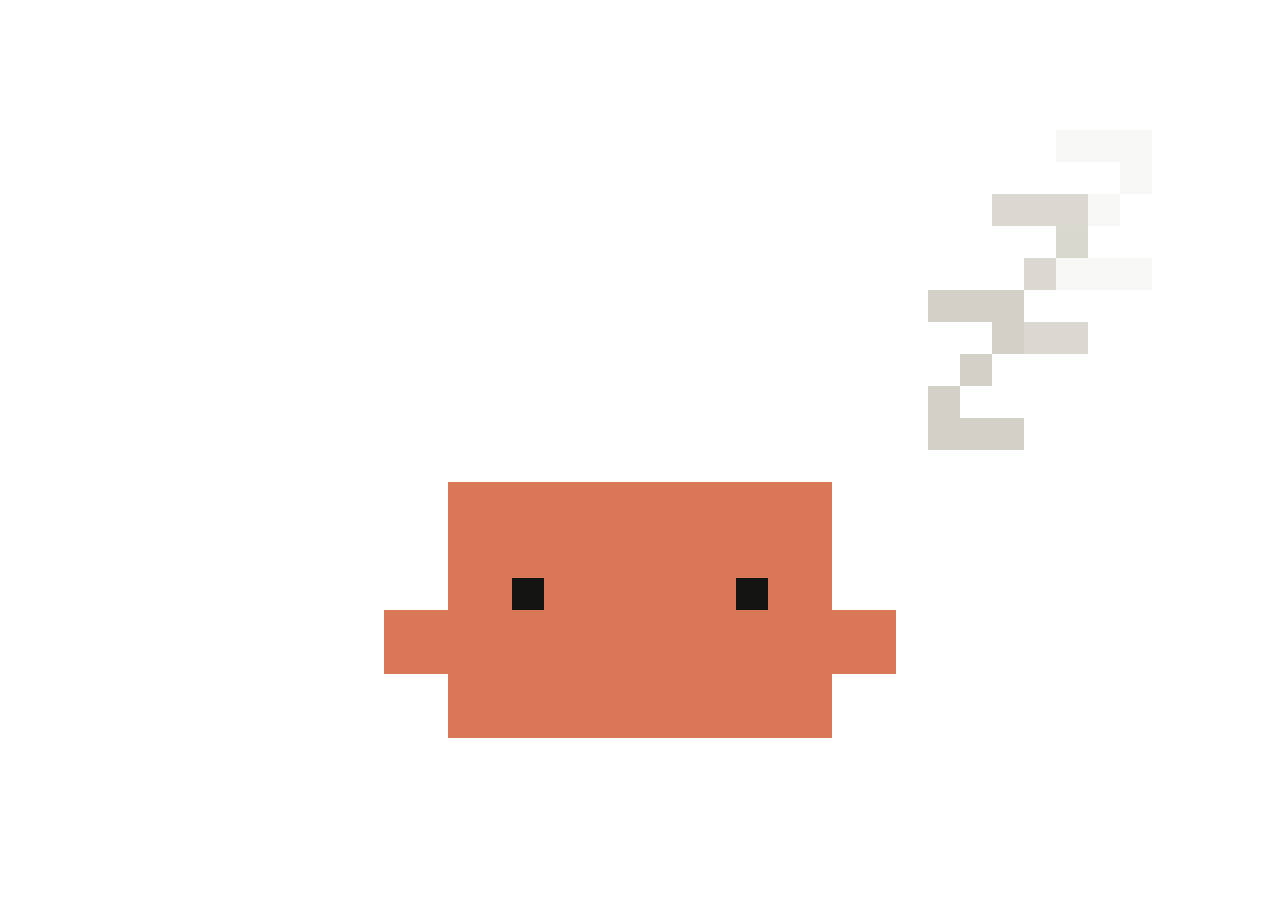
<file: Resources/clawd.html>
<!doctype html>
<html><head><meta charset="utf-8">
<meta name="viewport" content="width=device-width,initial-scale=1">
<style>html,body{margin:0;height:100%;background:transparent;overflow:hidden}
body{display:flex;align-items:center;justify-content:center}
canvas{image-rendering:pixelated;display:block}</style>
</head><body><canvas id="c"></canvas>
<script>
/* Clawd's drawing engine (from the contact sheet) */
/* =====================================================================
   Pixel engine
   Units: 1 unit = 1 square pixel. Clawd's own pixels are 1 wide x 2 tall,
   like the block characters in the Claude Code terminal logo.
   Every animation draws into a 40 x 26 unit stage. Ground is at y = 22.
   ===================================================================== */
let CL = "#D97757"; const EYE = "#141413", WOOD = "#a0764e", METAL = "#b4b2a9", GLASS = "#d3d1c7";
const SW = 40, SH = 26, X0 = 12, Y0 = 12;

const R = (c, x, y, w, h, col) => { c.fillStyle = col; c.fillRect(Math.round(x), Math.round(y), w, h); };
const st = (t, fps, n) => Math.floor(t * fps) % n;                // frame index
const rnd = i => { const s = Math.sin(i * 127.1) * 43758.5453; return s - Math.floor(s); };
function line(c, x0, y0, x1, y1, col) {
  x0 = Math.round(x0); y0 = Math.round(y0); x1 = Math.round(x1); y1 = Math.round(y1);
  const dx = Math.abs(x1 - x0), dy = -Math.abs(y1 - y0), sx = x0 < x1 ? 1 : -1, sy = y0 < y1 ? 1 : -1;
  let e = dx + dy;
  for (;;) { R(c, x0, y0, 1, 1, col); if (x0 === x1 && y0 === y1) break;
    const e2 = 2 * e; if (e2 >= dy) { e += dy; x0 += sx; } if (e2 <= dx) { e += dx; y0 += sy; } }
}
function glyph(c, map, x, y, col) {
  map.forEach((row, j) => [...row].forEach((ch, i) => { if (ch === "#") R(c, x + i, y + j, 1, 1, col); }));
}
const G = {
  bang:  ["#", "#", "#", ".", "#"],
  q:     ["###", "..#", ".##", "...", ".#."],
  z:     ["###", "..#", ".#.", "#..", "###"],
  heart: [".#.#.", "#####", "#####", ".###.", "..#.."],
  heartS:["#.#", "###", ".#."],
  star:  [".#.", "###", ".#."],
  note:  ["..##", "..#.", "..#.", "###.", "##.."],
  bulb:  [".###.", "#####", "#####", "#####", ".###."],
  bulbBase: ["###", ".#."],
  trophy:["#######", "#.###.#", ".#####.", "..###..", "...#...", "..###.."],
  bell:  ["..#..", ".###.", ".###.", "#####", "#####", "..#.."],
  cloud: [".##.##.", "#######", "#######"],
  globe: [".####.", "######", "######", "######", "######", ".####."],
  puff:  [".##.", "####", ".##."],
  arrR:  ["#..", ".#.", "..#", ".#.", "#.."],
  arrL:  ["..#", ".#.", "#..", ".#.", "..#"],
  fish:  ["#.###.", "######", "#.###."],
  check: ["....#", "...#.", "#.#..", ".#..."],
};
const LAND = ["##...#..", ".###..#.", "..##.###", "...#..##", "#.....#.", "##....#."];

/* Clawd, from the terminal logo:  ▐▛███▜▌ / ▝▜█████▛▘ / ▘▘ ▝▝
   o.eyes: open closed happy left right up down wide x heart
   o.armL / o.armR: out up down none
   o.legs: 0 standing, 1 / 2 one pair lifted, 3 all tucked, "none" sitting
   o.squash: 0..6 flattens the body (it also gets wider) */
function clawd(c, x, y, o = {}) {
  x = Math.round(x); y = Math.round(y);
  const col = o.color || CL, sq = o.squash || 0, wd = Math.floor(sq / 2), top = y + sq;
  if (o.legs !== "none") {
    const lift = o.legs || 0;
    [[3, 1], [5, 2], [10, 1], [12, 2]].forEach(([lx, p]) => {
      const up = lift === p || lift === 3;
      R(c, x + lx, y + 8, 1, up ? 1 : 2, col);
    });
  }
  R(c, x + 2 - wd, top, 12 + wd * 2, y + 8 - top, col);
  const armY = top + Math.round((8 - sq) / 2);
  arm(c, x - wd, armY, o.armL || "out", col);
  arm(c, x + 14 + wd, armY, o.armR || "out", col);
  eyes(c, x, top + Math.max(0, 2 - Math.floor(sq / 3)), o.eyes || "open");
  if (OUTFIT) hat(c, x, top, OUTFIT);
}
/* Seasonal outfits, set from Swift: a hat on top of Clawd's head. */
let OUTFIT = null;
window.setOutfit = o => { OUTFIT = o || null; };
function hat(c, x, top, kind) {
  const r = (dx, dy, w, h, col) => R(c, x + dx, top + dy, w, h, col);
  if (kind === "santa") {          // red, floppy to the right, white brim and bobble
    r(3, -1, 10, 1, "#f5f4ed");
    r(4, -2, 8, 1, "#E24B4A"); r(5, -3, 6, 1, "#E24B4A"); r(7, -4, 5, 1, "#E24B4A"); r(10, -5, 3, 1, "#E24B4A");
    r(13, -6, 2, 2, "#f5f4ed");
  } else if (kind === "party") {   // a striped cone with a pom-pom
    r(8, -1, 5, 1, "#ED93B1"); r(9, -2, 3, 1, "#FAC775"); r(9, -3, 3, 1, "#ED93B1");
    r(10, -4, 1, 1, "#FAC775"); r(9, -6, 3, 2, "#85B7EB");
  } else if (kind === "witch") {   // purple, wide brim, orange band, bent tip
    r(2, -1, 12, 1, "#7F77DD"); r(5, -2, 6, 1, "#EF9F27"); r(6, -3, 4, 1, "#7F77DD");
    r(7, -4, 3, 1, "#7F77DD"); r(8, -5, 2, 1, "#7F77DD"); r(9, -6, 2, 1, "#7F77DD");
  }
}
function arm(c, ax, ay, mode, col) {
  if (mode === "out") R(c, ax, ay, 2, 2, col);
  else if (mode === "up") R(c, ax, ay - 5, 2, 6, col);
  else if (mode === "down") R(c, ax, ay + 2, 2, 2, col);
}
function eyes(c, x, eY, mode) {
  [x + 4, x + 11].forEach(e => {
    const d = (dx, dy, w = 1, h = 1, col = EYE) => R(c, e + dx, eY + dy, w, h, col);
    switch (mode) {
      case "closed": d(0, 1); break;
      case "happy":  d(-1, 1); d(0, 0); d(1, 1); break;
      case "left":   d(-1, 0, 1, 2); break;
      case "right":  d(1, 0, 1, 2); break;
      case "up":     d(0, -1, 1, 2); break;
      case "down":   d(0, 1, 1, 2); break;
      case "wide":   d(0, -1, 1, 3); break;
      case "x":      d(-1, -1); d(1, -1); d(0, 0); d(-1, 1); d(1, 1); break;
      case "shades": if (e === x + 4) { R(c, x + 3, eY, 3, 2, EYE); R(c, x + 6, eY, 4, 1, EYE); } else R(c, x + 10, eY, 3, 2, EYE); break;
      case "none":   break;
      case "heart":  ["#.#", "###", ".#."].forEach((r, j) => [...r].forEach((ch, i) => { if (ch === "#") d(i - 1, j - 1, 1, 1, "#E24B4A"); })); break;
      default:       d(0, 0, 1, 2);
    }
  });
}
function mini(c, x, y, f) {   // a small helper Clawd, 8 x 5
  glyph(c, [".######.", ".#.##.#.", "########", ".######."], x, y, CL);
  R(c, x + 2, y + 1, 1, 1, EYE); R(c, x + 5, y + 1, 1, 1, EYE);
  glyph(c, f ? ["..#..#.."] : [".#....#."], x, y + 4, CL);
}
function alpha(c, a, fn) { c.globalAlpha = Math.max(0, Math.min(1, a)); fn(); c.globalAlpha = 1; }

/* =====================================================================
   Animations
   ===================================================================== */
const GROUPS = [
  ["working",  "Working"],
  ["thinking", "Thinking"],
  ["waiting",  "Needs you"],
  ["done",     "Done"],
  ["error",    "Something went wrong"],
  ["idle",     "Idle"],
];
const A = [];
const def = (id, name, group, when, draw) => A.push({ id, name, group, when, draw });

/* ---------- Working ---------- */
def("walk", "Pacing", "working", "Working (default)", (c, t) => {
  const a = t * 1.3, f = st(t, 6, 2);
  clawd(c, X0 + Math.round(Math.sin(a) * 9), Y0 - f, { legs: f + 1, eyes: Math.cos(a) > 0 ? "right" : "left" });
});

def("type", "Typing", "working", "Edit, Write", (c, t) => {
  const f = st(t, 8, 2), X = X0, Y = Y0;
  clawd(c, X, Y, { eyes: "down", armL: f ? "out" : "down", armR: f ? "down" : "out" });
  for (let i = 0; i < 3; i++) { const p = (t * 1.2 + i / 3) % 1; alpha(c, 1 - p, () => R(c, X + 5 + i * 3, Y + 3 - Math.round(p * 10), 1, 1, "#85B7EB")); }
  R(c, X + 3, Y + 4, 10, 4, "#c2c0b6"); R(c, X + 7, Y + 5, 2, 1, "#9a9a95"); R(c, X + 1, Y + 8, 14, 1, "#888780");
});

def("read", "Reading", "working", "Read", (c, t) => {
  const X = X0, Y = Y0;
  clawd(c, X, Y, { eyes: st(t, 1.5, 2) ? "right" : "left" });
  R(c, X + 1, Y + 5, 1, 4, "#378ADD"); R(c, X + 14, Y + 5, 1, 4, "#378ADD");
  R(c, X + 2, Y + 4, 12, 5, "#f5f4ed"); R(c, X + 7, Y + 4, 2, 5, "#d3d1c7");
  for (let k = 0; k < 2; k++) { R(c, X + 3, Y + 5 + k * 2, 3, 1, "#b4b2a9"); R(c, X + 10, Y + 5 + k * 2, 3, 1, "#b4b2a9"); }
  const p = t % 2.5; if (p < 0.35) R(c, X + 9 - Math.round(p / 0.35 * 6), Y + 3, 5, 1, "#ffffff");
});

def("search", "Searching", "working", "Grep, Glob", (c, t) => {
  const X = 8, Y = Y0;
  clawd(c, X, Y, { eyes: "right" });
  const gx = X + 17 + Math.round(Math.sin(t * 2.2) * 3), gy = Y - 1 + Math.round(Math.cos(t * 4.4));
  R(c, gx - 1, gy + 5, 1, 1, WOOD); R(c, gx - 2, gy + 6, 1, 1, WOOD);
  R(c, gx + 1, gy, 3, 1, GLASS); R(c, gx + 1, gy + 4, 3, 1, GLASS); R(c, gx, gy + 1, 1, 3, GLASS); R(c, gx + 4, gy + 1, 1, 3, GLASS);
  alpha(c, .45, () => R(c, gx + 1, gy + 1, 3, 3, "#6fa8ff"));
  if (t % 3 > 2.5) glyph(c, G.star, gx + 5, gy - 3, "#FAC775");
});

def("dig", "Digging", "working", "Exploring a codebase", (c, t) => {
  const X = 6, Y = Y0, p = t % 1, down = p < 0.5;
  R(c, 0, 22, 40, 1, "#444441"); R(c, 26, 22, 6, 1, EYE);
  R(c, 33, 20, 5, 2, "#6b4423"); R(c, 34, 19, 3, 1, "#6b4423");
  clawd(c, X, Y - (down ? 0 : 1), { eyes: "right", armR: down ? "down" : "out" });
  if (down) { line(c, X + 16, Y + 6, X + 21, Y + 9, WOOD); R(c, X + 21, Y + 9, 2, 2, METAL); }
  else {
    line(c, X + 16, Y + 5, X + 20, Y + 1, WOOD); R(c, X + 20, Y, 2, 2, METAL);
    const q = (p - 0.5) * 2;
    for (let i = 0; i < 4; i++) R(c, X + 21 + q * 10 + i * 1.5, Y + 1 - Math.sin(q * Math.PI) * 5 + i, 1, 1, "#8a5a2b");
  }
});

def("hammer", "Hammering", "working", "Bash, running commands", (c, t) => {
  const X = 8, Y = Y0, f = st(t, 5, 3);
  R(c, 27, 19, 6, 3, "#5F5E5A"); R(c, 28, 18, 4, 1, "#888780");
  clawd(c, X, Y + (f === 2 ? 1 : 0), { eyes: "right", armR: f === 0 ? "up" : "out", squash: f === 2 ? 1 : 0 });
  if (f === 0) { line(c, X + 15, Y + 2, X + 16, Y - 2, WOOD); R(c, X + 15, Y - 5, 4, 3, METAL); }
  else if (f === 1) { line(c, X + 16, Y + 5, X + 19, Y + 2, WOOD); R(c, X + 19, Y, 3, 3, METAL); }
  else {
    line(c, X + 16, Y + 6, X + 20, Y + 6, WOOD); R(c, X + 20, Y + 3, 3, 3, METAL);
    [[24, 14], [29, 13], [33, 15], [26, 12]].forEach(([a, b]) => R(c, a, b, 1, 1, "#FAC775"));
  }
});

def("run", "Sprinting", "working", "Long-running task", (c, t) => {
  const X = 14, Y = Y0, f = st(t, 12, 2);
  for (let i = 0; i < 3; i++) R(c, ((-t * 40 + i * 11) % 24 + 24) % 24 - 12, Y + 1 + i * 3, 5, 1, "#5f5e5a");
  const d = (t * 3) % 1; alpha(c, 1 - d, () => R(c, X - 2 - d * 4, Y + 9 - d * 2, 2, 1, "#888780"));
  clawd(c, X, Y - f, { legs: f + 1, eyes: "right", armL: f ? "out" : "down", armR: f ? "down" : "out" });
});

def("juggle", "Juggling", "working", "Lots of to-dos", (c, t) => {
  const f = st(t, 4, 2), cols = ["#5DCAA5", "#85B7EB", "#F0997B"];
  clawd(c, X0, Y0, { eyes: "up", armL: f ? "up" : "out", armR: f ? "out" : "up" });
  for (let i = 0; i < 3; i++) { const a = t * 2.2 + i * 2.094; R(c, 19 + Math.cos(a) * 8, Y0 - 5 - Math.abs(Math.sin(a)) * 6, 2, 2, cols[i]); }
});

def("spawn", "Sending helpers", "working", "Subagents", (c, t) => {
  let pop = false;
  for (let k = 0; k < 2; k++) {
    const p = ((t + k * 1.6) % 3.2) / 3.2, dir = k ? 1 : -1;
    if (p < 0.15) pop = true;
    mini(c, Math.round(16 + dir * (4 + p * 26)), Math.round(17 - (p < 0.25 ? Math.sin(p / 0.25 * Math.PI) * 5 : 0)), st(t, 6, 2));
  }
  clawd(c, X0, Y0, { eyes: pop ? "happy" : "open", armL: pop ? "up" : "out", armR: pop ? "up" : "out" });
});

def("web", "Browsing", "working", "WebFetch, WebSearch", (c, t) => {
  const X = 8, Y = Y0, gx = X + 16, gy = Y - 7, sh = Math.floor(t * 4);
  clawd(c, X, Y, { eyes: "right", armR: "up" });
  for (let v = 0; v < 6; v++) for (let u = 0; u < 6; u++) {
    if (G.globe[v][u] !== "#") continue;
    R(c, gx + u, gy + v, 1, 1, LAND[v][(u + sh) % 8] === "#" ? "#5DCAA5" : "#378ADD");
  }
});

def("test", "Experimenting", "working", "Running tests", (c, t) => {
  const X = 6, Y = Y0, liq = (t % 4) > 3 ? "#AFA9EC" : "#5DCAA5";
  clawd(c, X, Y, { eyes: "right" });
  R(c, 25, 11, 2, 3, GLASS); R(c, 23, 14, 6, 7, GLASS); R(c, 24, 16, 4, 4, liq);
  for (let i = 0; i < 3; i++) { const p = (t * 1.1 + i / 3) % 1; alpha(c, 1 - p, () => R(c, 25 + (i % 2), 10 - Math.round(p * 8), 1, 1, liq)); }
  if ((t % 4) > 3.6) glyph(c, G.puff, 24, 4, "#d3d1c7");
});

def("paint", "Designing", "working", "UI and design work", (c, t) => {
  const X = 4, Y = Y0;
  line(c, 25, 16, 23, 22, WOOD); line(c, 34, 16, 36, 22, WOOD); R(c, 24, 6, 12, 10, "#f5f4ed");
  const S = [[26, 8, 4, 2, "#F0997B"], [30, 9, 4, 3, "#85B7EB"], [26, 11, 3, 3, "#5DCAA5"], [29, 13, 5, 2, "#FAC775"], [33, 7, 2, 3, "#AFA9EC"]];
  const n = Math.floor((t % 3.5) / 0.6);
  for (let i = 0; i < Math.min(n, 5); i++) R(c, ...S[i].slice(0, 4), S[i][4]);
  const cur = S[Math.min(n, 4)], bx = cur[0] + Math.round(Math.sin(t * 10)), by = cur[1];
  clawd(c, X, Y, { eyes: "right", armR: "up" });
  line(c, X + 16, Y + 1, bx, by, WOOD); R(c, bx, by, 1, 1, cur[4]);
});

def("sweep", "Tidying up", "working", "Refactors and cleanup", (c, t) => {
  const X = 8, Y = Y0, bx = Math.round(25 + Math.sin(t * 5) * 4);
  clawd(c, X, Y, { eyes: "down", armR: "down" });
  line(c, X + 16, Y + 6, bx, Y + 9, WOOD); R(c, bx - 1, Y + 9, 4, 1, "#EF9F27"); R(c, bx - 1, Y + 8, 3, 1, "#BA7517");
  for (let i = 0; i < 3; i++) { const p = (t * 2 + i / 3) % 1; alpha(c, 1 - p, () => R(c, bx + 3 + p * 6, Y + 9 - p * 3 - i, 1, 1, "#888780")); }
});

def("lift", "Heavy lifting", "working", "Big builds", (c, t) => {
  const X = X0, Y = Y0, p = (t % 3.2) / 3.2;
  // bar rests on the floor, a little squat, heave it overhead, wobble, drop it
  const up = p < 0.28 ? 0 : p < 0.38 ? (p - 0.28) / 0.1 : p < 0.82 ? 1 : p < 0.88 ? 1 - (p - 0.82) / 0.06 : 0;
  const hold = up === 1, squat = p > 0.16 && p < 0.28, shake = hold && p > 0.6 ? st(t, 12, 2) : 0;
  const by = Math.round(Y + 7 - up * 9) - (p >= 0.88 && p < 0.92 ? 1 : 0);
  const arms = up > 0.5 ? "up" : up > 0 ? "out" : "down";
  clawd(c, X + shake, Y, { eyes: hold || squat ? "closed" : up > 0 ? "up" : p >= 0.88 ? "happy" : "down", armL: arms, armR: arms, squash: squat ? 2 : 0 });
  R(c, X - 4 + shake, by, 24, 1, "#888780"); R(c, X - 5 + shake, by - 2, 2, 5, "#444441"); R(c, X + 19 + shake, by - 2, 2, 5, "#444441");
  if (hold) R(c, X + 13, Y + 2 + Math.round(((t * 1.5) % 1) * 6), 1, 1, "#85B7EB");
  if (p >= 0.88 && p < 0.97) { const q = (p - 0.88) / 0.09; alpha(c, 1 - q, () => { R(c, X - 8 - q * 2, 21, 2, 1, "#888780"); R(c, X + 22 + q * 2, 21, 2, 1, "#888780"); }); }
});

def("compact", "Squishing memory", "working", "Compacting the conversation", (c, t) => {
  const X = X0, Y = Y0, p = (t % 3) / 3;
  const sq = p < 0.35 ? Math.round(p / 0.35 * 6) : p < 0.6 ? 6 : 0;
  const hop = p >= 0.6 && p < 0.72 ? 2 : 0;
  clawd(c, X, Y - hop, { squash: sq, eyes: sq > 3 ? "closed" : "open" });
  if (p < 0.6) { const ax = Math.round(Math.min(1, p / 0.35) * 3); glyph(c, G.arrR, X - 9 + ax, Y + 4, "#888780"); glyph(c, G.arrL, X + 22 - ax, Y + 4, "#888780"); }
});

def("stack", "Stacking blocks", "working", "Step-by-step builds", (c, t) => {
  const X = 6, Y = Y0, cols = ["#F0997B", "#85B7EB", "#5DCAA5", "#FAC775", "#AFA9EC"];
  const T = t % 4.2, n = Math.min(5, Math.floor(T / 0.7));
  for (let i = 0; i < n; i++) R(c, 27 + (i % 2), 19 - i * 3, 6, 3, cols[i]);
  if (n < 5) { const q = Math.min(1, ((T % 0.7) / 0.7) * 1.4), ty = 19 - n * 3; R(c, 27 + (n % 2), Math.round(-3 + (ty + 3) * q), 6, 3, cols[n]); }
  clawd(c, X, Y, { eyes: n > 2 ? "up" : "right", armR: st(t, 3, 2) ? "up" : "out" });
});

def("carry", "Shipping it", "working", "git commit, push", (c, t) => {
  const a = t * 1.1, x = X0 + Math.round(Math.sin(a) * 8), f = st(t, 6, 2), Y = Y0 + 1 - f;
  clawd(c, x, Y, { legs: f + 1, armL: "up", armR: "up", eyes: Math.cos(a) > 0 ? "right" : "left" });
  R(c, x, Y - 6, 16, 5, "#BA7517"); R(c, x + 7, Y - 6, 2, 5, "#EF9F27");
});

/* ---------- Thinking ---------- */
def("ponder", "Pondering", "thinking", "Thinking", (c, t) => {
  const X = X0, Y = Y0;
  clawd(c, X + Math.round(Math.sin(t * 0.8)), Y, { eyes: st(t, 0.8, 2) ? "up" : "left" });
  const n = st(t, 2.5, 4);
  for (let i = 0; i < n; i++) R(c, X + 15 + i * 3, Y - 2 - i * 3, i + 1, i + 1, "#d3d1c7");
});

def("idea", "Eureka", "thinking", "Found the answer", (c, t) => {
  const X = X0, Y = Y0, p = (t % 3) / 3, lit = p > 0.5, hop = p > 0.5 && p < 0.62 ? 2 : 0;
  clawd(c, X, Y - hop, { eyes: lit ? "wide" : "up", armR: lit ? "up" : "out" });
  glyph(c, G.bulb, X + 6, Y - 10 - hop, lit ? "#FAC775" : "#5f5e5a");
  glyph(c, G.bulbBase, X + 7, Y - 5 - hop, "#888780");
  if (lit && st(t, 6, 2)) [[X + 3, Y - 9], [X + 13, Y - 9], [X + 8, Y - 12], [X + 3, Y - 6], [X + 13, Y - 6]].forEach(([a, b]) => R(c, a, b - hop, 1, 1, "#FAC775"));
});

def("puzzled", "Puzzled", "thinking", "Unsure, re-planning", (c, t) => {
  const X = X0, Y = Y0, f = st(t, 1.2, 2);
  clawd(c, X, Y, { eyes: f ? "left" : "right", armL: f ? "up" : "out", armR: f ? "up" : "out" });
  glyph(c, G.q, X + 7, Y - 8 + st(t, 2, 2), "#f5f4ed");
});

def("plan", "Making a plan", "thinking", "Plan mode", (c, t) => {
  const X = 6, Y = Y0, n = Math.floor((t % 3.2) / 0.8);
  clawd(c, X, Y, { eyes: "right" });
  R(c, 24, 6, 10, 13, "#f5f4ed"); R(c, 27, 5, 4, 2, "#888780");
  for (let i = 0; i < 3; i++) {
    R(c, 26, 9 + i * 3, 2, 2, i < n ? "#5DCAA5" : "#d3d1c7");
    R(c, 29, 9 + i * 3 + 1, 3, 1, "#b4b2a9");
  }
});

/* ---------- Needs you ---------- */
def("jump", "Jumping", "waiting", "Permission request", (c, t) => {
  const p = (t % 1.1) / 1.1;
  let j = 0;
  if (p < 0.3) j = Math.round(Math.sin(p / 0.3 * Math.PI) * 5);
  else if (p > 0.4 && p < 0.55) j = Math.round(Math.sin((p - 0.4) / 0.15 * Math.PI) * 2);
  clawd(c, X0, Y0 - j, { eyes: "wide", legs: j > 0 ? 3 : 0 });
  glyph(c, G.bang, X0 + 7, Y0 - 8 - j, "#f5f4ed");
});

def("wave", "Waving", "waiting", "Asking you a question", (c, t) => {
  const f = st(t, 4, 2), b = st(t, 1, 2) && (t % 1) < 0.25 ? 1 : 0;      // a small hop every other second
  clawd(c, X0, Y0 - b, { eyes: "happy", armR: f ? "up" : "out" });
  if (f) { R(c, X0 + 17, Y0 - 3 - b, 1, 2, "#f5f4ed"); R(c, X0 + 19, Y0 - 1 - b, 1, 2, "#f5f4ed"); }
  else R(c, X0 + 17, Y0 + 1 - b, 2, 1, "#888780");
});

def("knock", "Knock knock", "waiting", "Been waiting a while", (c, t) => {
  const X = 17, Y = Y0, p = t % 1.4, hit = p < 0.15 || (p > 0.3 && p < 0.45);
  R(c, 34, 2, 1, 21, "#5f5e5a");
  clawd(c, X + (hit ? 1 : 0), Y, { eyes: "right", armR: hit ? "out" : "down" });
  if (hit) { R(c, 36, Y + 2, 2, 1, "#f5f4ed"); R(c, 36, Y + 6, 2, 1, "#f5f4ed"); R(c, 37, Y + 4, 2, 1, "#f5f4ed"); }
});

def("sign", "Holding a sign", "waiting", "Needs your approval", (c, t) => {
  const b = st(t, 2, 2), Y = Y0 - b;
  clawd(c, X0, Y, { armL: "up", armR: "up" });
  R(c, X0, Y - 11, 16, 10, "#f5f4ed"); glyph(c, G.q, X0 + 6, Y - 9, CL);
});

def("bell", "Ringing", "waiting", "Notification", (c, t) => {
  const X = 6, Y = Y0, s = st(t, 8, 2) ? 1 : -1;
  clawd(c, X, Y, { eyes: "wide", armR: "up" });
  glyph(c, G.bell, X + 14 + s, Y - 8, "#FAC775");
  if (st(t, 4, 2)) { R(c, X + 22, Y - 8, 1, 2, "#f5f4ed"); R(c, X + 24, Y - 9, 1, 4, "#f5f4ed"); R(c, X + 11, Y - 8, 1, 2, "#f5f4ed"); }
});

/* ---------- Done ---------- */
def("hop", "Happy hop", "done", "Task finished", (c, t) => {
  const p = (t % 1.2) / 1.2, j = p < 0.4 ? Math.round(Math.sin(p / 0.4 * Math.PI) * 4) : 0;
  clawd(c, X0, Y0 - j, { eyes: "happy", armL: j > 2 ? "up" : "out", armR: j > 2 ? "up" : "out", legs: j > 0 ? 3 : 0 });
});

def("confetti", "Confetti", "done", "Big task finished", (c, t) => {
  const T = t % 2.4, cols = ["#F0997B", "#85B7EB", "#5DCAA5", "#FAC775", "#AFA9EC", "#ED93B1"];
  clawd(c, X0, Y0, { eyes: "happy", armL: "up", armR: "up" });
  for (let i = 0; i < 20; i++) {
    const a = -Math.PI * (0.1 + rnd(i) * 0.8), sp = 10 + rnd(i + 40) * 12;
    const x = 20 + Math.cos(a) * sp * T, y = 6 + Math.sin(a) * sp * T + 10 * T * T;
    if (y < SH) R(c, x, y, 1, st(t + i, 6, 2) + 1, cols[i % cols.length]);
  }
});

def("dance", "Dancing", "done", "Celebrating", (c, t) => {
  const f = st(t, 3, 2);
  clawd(c, X0 + (f ? 2 : -2), Y0 - st(t, 6, 2), { eyes: "happy", armL: f ? "up" : "down", armR: f ? "down" : "up", legs: f + 1 });
  for (let i = 0; i < 2; i++) { const p = (t * 0.7 + i / 2) % 1; alpha(c, Math.min(1, (1 - p) * 2), () => glyph(c, G.note, (i ? 32 : 3) + Math.round(Math.sin(p * 6)), Y0 + 2 - Math.round(p * 12), i ? "#85B7EB" : "#FAC775")); }
});

def("trophy", "Trophy", "done", "All tests passing", (c, t) => {
  clawd(c, X0, Y0, { eyes: "happy", armL: "up", armR: "up" });
  glyph(c, G.trophy, X0 + 4, Y0 - 8, "#FAC775"); R(c, X0 + 6, Y0 - 2, 3, 1, "#BA7517");
  const f = st(t, 3, 2); glyph(c, G.star, f ? X0 - 1 : X0 + 14, f ? Y0 - 9 : Y0 - 6, "#f5f4ed");
});

def("party", "Party hat", "done", "Shipped", (c, t) => {
  const f = st(t, 4, 2), Y = Y0 - st(t, 8, 2);
  clawd(c, X0, Y, { eyes: "happy", armL: f ? "up" : "out", armR: f ? "out" : "up" });
  const hx = X0 + 5;
  R(c, hx + 2, Y - 6, 2, 1, "#f5f4ed"); R(c, hx + 2, Y - 5, 2, 1, "#85B7EB"); R(c, hx + 1, Y - 4, 4, 1, "#FAC775");
  R(c, hx + 1, Y - 3, 4, 1, "#85B7EB"); R(c, hx, Y - 2, 6, 1, "#FAC775"); R(c, hx, Y - 1, 6, 1, "#85B7EB");
  for (let i = 0; i < 6; i++) { const p = (t * 0.6 + rnd(i)) % 1; R(c, 2 + rnd(i + 9) * 36, p * 24 - 2, 1, 1, ["#F0997B", "#5DCAA5", "#FAC775"][i % 3]); }
});

/* ---------- Something went wrong ---------- */
def("dizzy", "Dizzy", "error", "Error or crash", (c, t) => {
  const X = X0 + Math.round(Math.sin(t * 3)), Y = Y0;
  clawd(c, X, Y, { eyes: "x" });
  for (let i = 0; i < 2; i++) { const a = t * 4 + i * Math.PI; glyph(c, G.star, X + 7 + Math.round(Math.cos(a) * 7), Y - 4 + Math.round(Math.sin(a) * 2), "#FAC775"); }
});

def("sweat", "Nervous", "error", "Tool failed, retrying", (c, t) => {
  const X = X0 + (st(t, 14, 2) ? 1 : 0), Y = Y0;
  clawd(c, X, Y, { eyes: "wide", armL: "down", armR: "down" });
  for (let i = 0; i < 2; i++) { const p = (t * 0.9 + i / 2) % 1; alpha(c, 1 - p, () => { const sx = i ? X + 15 : X; R(c, sx, Y - 1 + Math.round(p * 8), 1, 2, "#85B7EB"); }); }
});

def("smoke", "Smoking", "error", "Command failed", (c, t) => {
  const X = X0, Y = Y0;
  clawd(c, X, Y, { eyes: "x", color: st(t, 3, 2) ? CL : "#b8644a" });
  for (let i = 0; i < 4; i++) { const p = (t * 0.8 + i / 4) % 1, s = 1 + Math.round(p * 2); alpha(c, Math.min(1, (1 - p) * 1.6), () => R(c, X + 6 + Math.sin(p * 6 + i) * 2, Y - 2 - p * 9, s, s, i % 2 ? "#888780" : "#b4b2a9")); }
});

def("rain", "Bummed", "error", "Rejected or cancelled", (c, t) => {
  const X = X0, Y = Y0;
  clawd(c, X, Y, { eyes: "down", armL: "down", armR: "down" });
  for (let i = 0; i < 4; i++) R(c, X + 3 + i * 3, Y - 6 + ((t * 12 + i * 3) % 6), 1, 1, "#85B7EB");
  glyph(c, G.cloud, X + 4, Y - 10, "#888780"); R(c, X + 3, Y - 8, 1, 1, "#888780"); R(c, X + 11, Y - 8, 1, 1, "#888780");
});

/* ---------- Idle ---------- */
def("sleep", "Sleeping", "idle", "No agents running", (c, t) => {
  clawd(c, X0, Y0 + 2, { eyes: "closed", legs: "none", squash: st(t, 0.7, 2) });
  for (let i = 0; i < 3; i++) { const p = (t * 0.5 + i / 3) % 1; alpha(c, Math.min(1, (1 - p) * 2), () => glyph(c, G.z, 28 + p * 5, 10 - p * 8, "#d3d1c7")); }
});

def("yawn", "Yawn and stretch", "idle", "Just woke up", (c, t) => {
  const p = (t % 4) / 4, s = p > 0.2 && p < 0.55, blink = p > 0.8 && p < 0.83;
  clawd(c, X0, Y0 - (s ? 1 : 0), { eyes: s || blink ? "closed" : "open", armL: s ? "up" : "out", armR: s ? "up" : "out" });
  if (s) R(c, X0 + 7, Y0 + 4, 2, 2, EYE);
});

def("peek", "Peeking in", "idle", "Session starting", (c, t) => {
  const p = (t % 4) / 4;
  const x = p < 0.2 ? -16 + p / 0.2 * 15 : p < 0.75 ? -1 : -1 - (p - 0.75) / 0.25 * 15;
  clawd(c, Math.round(x), Y0, { eyes: p > 0.45 && p < 0.48 ? "closed" : "right" });
  R(c, 0, 0, 3, SH, "#2a2a2d");
});

def("coffee", "Coffee break", "idle", "Idle, waiting", (c, t) => {
  const X = 9, Y = Y0, sip = (t % 3.5) / 3.5 > 0.65, my = sip ? Y : Y + 2;
  clawd(c, X, Y, { eyes: sip ? "closed" : "open" });
  R(c, X + 16, my, 4, 4, "#f5f4ed"); R(c, X + 20, my + 1, 1, 2, "#f5f4ed"); R(c, X + 17, my, 2, 1, "#6b4423");
  for (let i = 0; i < 2; i++) { const q = (t * 0.9 + i / 2) % 1; alpha(c, 1 - q, () => R(c, X + 17 + i * 2 + Math.round(Math.sin(q * 6)), my - 1 - Math.round(q * 6), 1, 1, "#888780")); }
});

def("fish", "Gone fishing", "idle", "Long wait", (c, t) => {
  const X = 2, Y = Y0 + 2, bob = st(t, 1.5, 2), p = t % 6;
  R(c, 0, 22, 22, 4, "#444441"); R(c, 22, 23, 18, 3, "#185FA5");
  for (let i = 0; i < 3; i++) R(c, 22 + ((i * 6 + Math.floor(t * 3)) % 17), 23, 2, 1, "#378ADD");
  clawd(c, X, Y, { legs: "none", eyes: p > 5 ? "wide" : "right", armR: "up" });
  line(c, X + 15, Y - 1, X + 24, Y - 8, WOOD);
  R(c, X + 24, Y - 8, 1, 22 + bob - (Y - 8), "#d3d1c7"); R(c, X + 24, 22 + bob, 1, 1, "#E24B4A");
  if (p > 5.1) { const q = (p - 5.1) / 0.9; glyph(c, G.fish, 30 + q * 4, 22 - Math.sin(q * Math.PI) * 9, "#FAC775"); }
});

def("look", "Looking around", "idle", "Nothing happening", (c, t) => {
  const seq = ["left", "left", "open", "right", "right", "open", "closed", "open"];
  clawd(c, X0, Y0, { eyes: seq[st(t, 2.5, 8)] });
});

def("love", "Love", "idle", "You said thanks", (c, t) => {
  clawd(c, X0, Y0, { eyes: "heart" });
  for (let i = 0; i < 3; i++) { const p = (t * 0.6 + i / 3) % 1, mid = i === 1; alpha(c, Math.min(1, (1 - p) * 2), () => glyph(c, G.heartS, 5 + i * 12 + Math.round(Math.sin(p * 6 + i)), Y0 - (mid ? 4 : 1) - Math.round(p * (mid ? 8 : 11)), "#E24B4A")); }
});

/* =====================================================================
   Batch 2 — more props, more celebrations
   ===================================================================== */
const NEW = new Set();
const defNew = (...args) => { def(...args); NEW.add(args[0]); };
G.plane = ["#....", "###..", "#####"];
G.ball = [".####.", "######", "######", "######", "######", ".####."];
G.balloon = [".##.", "####", "####", ".##."];
G.bubble = [".#.", "#.#", ".#."];
G.bubbleL = [".##.", "#..#", "#..#", ".##."];
G.flower = [".#.", "#.#", ".#."];
function bug(c, x, y, f) {
  glyph(c, f ? ["#...#", ".###.", ".#.#."] : [".#.#.", ".###.", "#...#"], x, y, "#97C459");
  R(c, x + 4, y + 1, 1, 1, "#3B6D11");
}

/* ---------- Working ---------- */
defNew("bugnet", "Bug hunting", "working", "Debugging", (c, t) => {
  const X = 4, Y = Y0, p = (t % 2) / 2, down = p > 0.65;
  bug(c, down ? 28 : Math.round(28 + Math.sin(t * 5) * 5), 19, st(t, 8, 2));
  clawd(c, X, Y, { eyes: down ? "happy" : "right", armR: down ? "out" : "up" });
  if (!down) {
    line(c, X + 15, Y - 1, X + 19, Y - 4, WOOD);
    R(c, X + 19, Y - 8, 5, 1, GLASS); R(c, X + 19, Y - 4, 5, 1, GLASS); R(c, X + 19, Y - 7, 1, 3, GLASS); R(c, X + 23, Y - 7, 1, 3, GLASS);
    alpha(c, .2, () => R(c, X + 20, Y - 7, 3, 3, "#ffffff"));
  } else {
    line(c, X + 16, Y + 4, X + 22, Y + 5, WOOD);
    R(c, 26, 17, 9, 1, GLASS); R(c, 26, 17, 1, 5, GLASS); R(c, 34, 17, 1, 5, GLASS);
    alpha(c, .2, () => R(c, 27, 18, 7, 4, "#ffffff"));
  }
});

defNew("rocket", "Launching", "working", "Deploying", (c, t) => {
  const X = 4, Y = Y0, p = (t % 3) / 3, up = p > 0.4, k = up ? (p - 0.4) / 0.6 : 0, ry = Math.round(15 - k * k * 36);
  R(c, 25, 22, 9, 1, "#5f5e5a");
  if (up && k < 0.6) for (let i = 0; i < 4; i++) { const q = (k * 3 + i / 4) % 1; alpha(c, 1 - q, () => R(c, 28 + (i < 2 ? -1 : 1) * (1 + q * 4) + (i % 2), 20 - q * 2, 2, 2, "#888780")); }
  R(c, 29, ry, 1, 1, "#E24B4A"); R(c, 28, ry + 1, 3, 6, "#f5f4ed"); R(c, 29, ry + 3, 1, 1, "#378ADD");
  R(c, 27, ry + 5, 1, 2, "#E24B4A"); R(c, 31, ry + 5, 1, 2, "#E24B4A");
  if (up) { R(c, 28, ry + 7, 3, 1, "#FAC775"); R(c, 29, ry + 8, 1, 1 + st(t, 12, 2), "#EF9F27"); }
  clawd(c, X, Y, { eyes: up ? "up" : "right", armL: k > 0.3 ? "up" : "out", armR: k > 0.3 ? "up" : "out" });
});

defNew("cook", "Cooking", "working", "Building, compiling", (c, t) => {
  const X = 5, Y = Y0, sx = Math.round(29 + Math.sin(t * 4) * 3);
  for (let i = 0; i < 3; i++) { const q = (t * 0.8 + i / 3) % 1; alpha(c, 1 - q, () => R(c, 27 + i * 3 + Math.round(Math.sin(q * 6 + i)), 14 - Math.round(q * 9), 1, 1, "#888780")); }
  R(c, 25, 17, 9, 5, "#444441"); R(c, 25, 16, 9, 1, "#EF9F27"); R(c, 24, 16, 1, 1, "#888780"); R(c, 34, 16, 1, 1, "#888780");
  R(c, 26 + (Math.floor(t * 4) * 3) % 8, 15, 1, 1, "#FAC775");
  clawd(c, X, Y, { eyes: "right" });
  line(c, X + 16, Y + 4, sx, 15, WOOD);
  R(c, X + 4, Y - 2, 8, 2, "#f5f4ed"); R(c, X + 3, Y - 5, 10, 3, "#f5f4ed");
});

defNew("water", "Growing a feature", "working", "Adding a new feature", (c, t) => {
  const X = 6, Y = Y0, h = Math.min(6, Math.floor((t % 5) / 0.6));
  R(c, 28, 19, 5, 3, "#993C1D"); R(c, 27, 18, 7, 1, "#BA7517");
  if (h > 0) R(c, 30, 18 - h, 1, h, "#639922");
  if (h > 2) R(c, 28, 17 - Math.floor(h / 2), 2, 1, "#97C459");
  if (h > 3) R(c, 31, 16 - Math.floor(h / 2), 2, 1, "#97C459");
  if (h >= 6) { glyph(c, G.flower, 29, 10, "#ED93B1"); R(c, 30, 11, 1, 1, "#FAC775"); }
  clawd(c, X, Y, { eyes: "right" });
  R(c, X + 16, Y + 2, 4, 3, "#85B7EB"); line(c, X + 20, Y + 3, X + 22, Y + 1, "#85B7EB");
  if (h < 6) for (let i = 0; i < 3; i++) { const q = (t * 2 + i / 3) % 1; R(c, X + 22 + (i % 2), Y + 2 + Math.round(q * 5), 1, 1, "#B5D4F4"); }
});

defNew("unpack", "Unpacking", "working", "Installing packages", (c, t) => {
  const X = 5, Y = Y0, cols = ["#F0997B", "#85B7EB", "#5DCAA5"];
  for (let i = 0; i < 3; i++) { const q = (t * 0.8 + i / 3) % 1; if (q < 0.92) R(c, 29 + (i - 1) * q * 7, 16 - Math.sin(q * Math.PI) * 11, 2, 2, cols[i]); }
  R(c, 25, 16, 10, 6, "#BA7517"); R(c, 25, 16, 10, 1, "#854F0B");
  line(c, 25, 16, 23, 13, "#EF9F27"); line(c, 34, 16, 36, 13, "#EF9F27");
  clawd(c, X, Y, { eyes: "right", armR: st(t, 1.6, 2) ? "up" : "out" });
});

defNew("plane", "Sending a message", "working", "Slack, email, MCP tools", (c, t) => {
  const X = 6, Y = Y0, p = (t % 2.2) / 2.2;
  if (p < 0.25) { clawd(c, X, Y, { eyes: "right", armR: "up" }); glyph(c, G.plane, X + 14, Y - 4, "#f5f4ed"); }
  else { const q = (p - 0.25) / 0.75; clawd(c, X, Y, { eyes: "right" }); glyph(c, G.plane, X + 16 + q * 26, Y - 4 - Math.sin(q * Math.PI * 2) * 3 - q * 4, "#f5f4ed"); }
});

defNew("camera", "Snapshot", "working", "Screenshots, checking the page", (c, t) => {
  const X = X0, Y = Y0, p = t % 2.4, flash = p > 2.0 && p < 2.3;
  clawd(c, X, Y, { eyes: flash ? "closed" : "open" });
  R(c, X + 3, Y + 3, 10, 5, "#444441"); R(c, X + 10, Y + 2, 2, 1, "#888780");
  R(c, X + 6, Y + 4, 4, 3, "#888780"); R(c, X + 7, Y + 5, 2, 1, "#378ADD");
  if (flash) {                                                            // a burst from the flash bulb, not the whole stage
    const q = (p - 2.0) / 0.3, fx = X + 11, fy = Y + 1;
    alpha(c, 1 - q * 0.6, () => { R(c, fx - 2, fy, 5, 1, "#ffffff"); R(c, fx, fy - 2, 1, 5, "#ffffff"); R(c, fx - 1, fy - 1, 3, 3, "#ffffff"); });
    alpha(c, 1 - q, () => { for (let i = 0; i < 8; i++) { const a = i * Math.PI / 4, r = 4 + q * 5; R(c, fx + Math.cos(a) * r, fy + Math.sin(a) * r, 1, 1, "#FAC775"); } });
  }
});

defNew("wand", "Magic refactor", "working", "Refactoring", (c, t) => {
  const X = 5, Y = Y0, p = (t % 3) / 3;
  if (p < 0.45) for (let i = 0; i < 10; i++) R(c, 26 + rnd(i) * 8 + (st(t, 4, 2) && i % 3 === 0 ? 1 : 0), 13 + rnd(i + 20) * 8, 1 + (i % 2), 1, ["#888780", "#5f5e5a", "#b4b2a9"][i % 3]);
  else if (p < 0.6) { const r = (p - 0.45) / 0.15 * 6; for (let i = 0; i < 6; i++) { const a = i * Math.PI / 3 + t * 3; R(c, 30 + Math.cos(a) * r, 17 + Math.sin(a) * r, 1, 1, "#FAC775"); } }
  else { R(c, 27, 14, 6, 6, "#5DCAA5"); R(c, 28, 15, 4, 4, "#9FE1CB"); if (st(t, 3, 2)) R(c, 34, 13, 1, 1, "#f5f4ed"); }
  clawd(c, X, Y, { eyes: p > 0.45 && p < 0.6 ? "wide" : "right", armR: "up" });
  line(c, X + 15, Y - 1, X + 18, Y - 4, "#444441"); R(c, X + 18, Y - 5, 1, 1, "#FAC775");
  R(c, X + 17 + st(t, 6, 3), Y - 7 + st(t, 5, 2), 1, 1, "#FAC775");
});

defNew("telescope", "Stargazing", "working", "Researching", (c, t) => {
  const X = 4, Y = Y0;
  for (let i = 0; i < 6; i++) if (st(t + i * 0.37, 2, 2)) R(c, 22 + rnd(i) * 16, 1 + rnd(i + 7) * 7, 1, 1, "#f5f4ed");
  if (t % 4 > 3.2) { const q = (t % 4 - 3.2) / 0.8; R(c, 38 - q * 14, 1 + q * 5, 2, 1, "#FAC775"); }
  line(c, 22, 11, 19, 22, WOOD); line(c, 22, 11, 25, 22, WOOD);
  clawd(c, X, Y, { eyes: "right" });
  line(c, X + 13, Y + 2, X + 22, Y - 4, "#b4b2a9"); line(c, X + 13, Y + 3, X + 22, Y - 3, "#888780"); R(c, X + 22, Y - 6, 2, 4, "#b4b2a9");
});

/* ---------- Thinking ---------- */
defNew("chess", "Weighing options", "thinking", "Comparing approaches", (c, t) => {
  const X = 4, Y = Y0, k = Math.floor(t / 1.2) % 3, q = (t % 1.2) / 1.2, moving = q > 0.5;
  for (let i = 0; i < 6; i++) R(c, 24 + i * 2, 20, 2, 2, i % 2 ? "#f5f4ed" : "#5f5e5a");
  R(c, 24, 22, 12, 1, "#444441");
  R(c, 35, 17, 1, 3, "#E24B4A"); R(c, 34, 19, 3, 1, "#E24B4A");
  const sx = 25 + k * 2 + (moving ? Math.round(2 * Math.min(1, (q - 0.5) * 3)) : 0), lift = q > 0.5 && q < 0.8 ? 3 : 0;
  R(c, sx, 17 - lift, 1, 2, "#FAC775"); R(c, sx - 1, 19 - lift, 3, 1, "#FAC775");
  clawd(c, X, Y, { eyes: moving ? "right" : "down", armR: moving ? "up" : "out" });
});

defNew("crystal", "Seeing the future", "thinking", "Planning ahead", (c, t) => {
  const X = 4, Y = Y0;
  R(c, 26, 19, 7, 3, "#BA7517"); R(c, 27, 18, 5, 1, "#854F0B");
  glyph(c, G.ball, 26, 12, "#7F77DD");
  for (let i = 0; i < 3; i++) { const a = t * 3 + i * 2.09; R(c, 28.5 + Math.cos(a) * 2, 14.5 + Math.sin(a) * 1.5, 1, 1, "#EEEDFE"); }
  if (st(t, 3, 2)) { R(c, 25, 11, 1, 1, "#AFA9EC"); R(c, 33, 13, 1, 1, "#AFA9EC"); } else { R(c, 33, 10, 1, 1, "#AFA9EC"); }
  clawd(c, X, Y, { eyes: "wide" });
});

defNew("board", "Working it out", "thinking", "A hard problem", (c, t) => {
  const X = 3, Y = Y0, n = Math.min(36, Math.floor((t % 6) * 9));
  R(c, 22, 4, 16, 13, "#f5f4ed"); R(c, 22, 17, 16, 1, "#888780");
  line(c, 24, 18, 23, 22, "#888780"); line(c, 36, 18, 37, 22, "#888780");
  let lx = 24, ly = 6;
  for (let k = 0; k < n; k++) {
    const row = Math.floor(k / 12); lx = 24 + (k % 12);
    ly = 6 + row * 4 + (rnd(k + row * 3) > 0.6 ? 1 : 0) - (rnd(k * 1.7) > 0.85 ? 1 : 0);
    R(c, lx, ly, 1, 1, row === 2 ? "#E24B4A" : "#185FA5");
  }
  clawd(c, X, Y, { eyes: "right", armR: "up" });
  R(c, lx + 1, ly - 2, 1, 3, "#444441");
});

/* ---------- Needs you ---------- */
defNew("megaphone", "Calling you", "waiting", "Needs you now", (c, t) => {
  const X = 6, Y = Y0, f = st(t, 6, 3);
  clawd(c, X, Y, { eyes: "wide" });
  for (let i = 0; i < 6; i++) R(c, X + 15 + i, Y + 3 - Math.floor(i / 2), 1, 2 + 2 * Math.floor(i / 2), i > 3 ? "#E24B4A" : "#f5f4ed");
  for (let k = 0; k <= f; k++) { const h = 4 + k * 3; R(c, X + 23 + k * 3, Y + 4 - Math.floor(h / 2), 1, h, "#f5f4ed"); }
});

defNew("flag", "Flagging you down", "waiting", "Waiting on your answer", (c, t) => {
  const X = 8, Y = Y0, px = X + 16;
  clawd(c, X, Y, { eyes: "happy", armR: "up" });
  R(c, px, Y - 10, 1, 14, "#888780");
  for (let col = 0; col < 8; col++) R(c, px + 1 + col, Y - 10 + Math.round(Math.sin(t * 8 - col * 0.8)), 1, 5, "#E24B4A");
});

defNew("flagjump", "Jumping flag", "waiting", "Needs you", (c, t) => {
  // The flag-waver from "Flagging you down", hopping like "Jumping"
  const X = 8, p = (t % 1.1) / 1.1;
  let j = 0;
  if (p < 0.3) j = Math.round(Math.sin(p / 0.3 * Math.PI) * 5);
  else if (p > 0.4 && p < 0.55) j = Math.round(Math.sin((p - 0.4) / 0.15 * Math.PI) * 2);
  const Y = Y0 - j, px = X + 16;
  clawd(c, X, Y, { eyes: "wide", armR: "up", legs: j > 0 ? 3 : 0 });
  R(c, px, Y - 10, 1, 14, "#888780");
  for (let col = 0; col < 8; col++) R(c, px + 1 + col, Y - 10 + Math.round(Math.sin(t * 8 - col * 0.8)), 1, 5, "#E24B4A");
});

defNew("tapfoot", "Tapping his foot", "waiting", "Still waiting on you", (c, t) => {
  // Impatient: taps a foot, glances at you, and there's a ticking clock
  const X = X0 - 2, Y = Y0, tap = st(t, 5, 2), glance = (t % 3) < 1.2;
  clawd(c, X, Y, { eyes: glance ? "right" : "down", armL: "down", legs: tap ? 2 : 0 });
  if (!tap) { R(c, X + 15, Y + 9, 1, 1, "#d3d1c7"); R(c, X + 16, Y + 8, 1, 1, "#d3d1c7"); }
  const cx = X + 20, cy = Y - 8;
  glyph(c, [".###.", "#...#", "#...#", "#...#", ".###."], cx, cy, "#f5f4ed");
  R(c, cx + 2, cy + 2, 1, 1, "#f5f4ed");
  const [hx, hy] = [[2, 1], [3, 2], [2, 3], [1, 2]][st(t, 2, 4)];
  R(c, cx + hx, cy + hy, 1, 1, "#E24B4A");
});

defNew("nightcap", "Nightcap", "idle", "Late at night", (c, t) => {
  // Bedtime: Clawd dozes in a nightcap under the moon
  const X = X0, Y = Y0 + 2, sq = st(t, 0.7, 2), top = Y + sq, CAP = "#378ADD";
  clawd(c, X, Y, { eyes: "closed", legs: "none", squash: sq });
  R(c, X + 2, top - 1, 12, 1, "#f5f4ed");
  R(c, X + 3, top - 2, 10, 1, CAP); R(c, X + 5, top - 3, 8, 1, CAP);
  R(c, X + 8, top - 4, 6, 1, CAP); R(c, X + 12, top - 5, 3, 1, CAP); R(c, X + 15, top - 4, 1, 2, CAP);
  R(c, X + 15, top - 2, 2, 2, "#f5f4ed");
  glyph(c, [".##.", "#...", "#...", ".##."], 3, 2, "#FAC775");
  if (st(t, 1.2, 3) === 0) R(c, 10, 1, 1, 1, "#f5f4ed");
  for (let i = 0; i < 3; i++) { const p = (t * 0.5 + i / 3) % 1; alpha(c, Math.min(1, (1 - p) * 2), () => glyph(c, G.z, 29 + p * 5, 10 - p * 8, "#d3d1c7")); }
});

defNew("mail", "You've got mail", "waiting", "A message for you", (c, t) => {
  const X = 5, Y = Y0, p = (t % 2.4) / 2.4, up = p > 0.3;
  R(c, 29, 15, 2, 7, WOOD); R(c, 25, 10, 9, 5, "#378ADD"); R(c, 26, 9, 7, 1, "#378ADD"); R(c, 26, 12, 1, 2, "#0C447C");
  if (up) { R(c, 34, 7, 1, 5, "#E24B4A"); R(c, 35, 7, 2, 2, "#E24B4A"); } else R(c, 34, 12, 4, 1, "#E24B4A");
  if (up) {
    const ey = 9 - Math.round(Math.min(1, (p - 0.3) / 0.3) * 5);
    R(c, 27, ey, 6, 4, "#f5f4ed"); line(c, 27, ey, 29, ey + 2, "#b4b2a9"); line(c, 32, ey, 30, ey + 2, "#b4b2a9");
  }
  clawd(c, X, Y, { eyes: up ? "wide" : "right", armR: up ? "up" : "out" });
});

/* ---------- Done ---------- */
defNew("fireworks", "Fireworks", "done", "A huge milestone", (c, t) => {
  const cols = ["#F0997B", "#85B7EB", "#FAC775", "#5DCAA5", "#ED93B1"];
  clawd(c, X0, Y0, { eyes: "up", armL: "up", armR: "up" });
  for (let b = 0; b < 2; b++) {
    const tt = t + b * 0.8, T = tt % 1.6, round = Math.floor(tt / 1.6);
    const cx = 7 + b * 22 + (round % 3) * 2, cy = 5 + b * 2, col = cols[(round + b) % 5];
    if (T < 0.4) R(c, cx, 22 - T / 0.4 * (22 - cy), 1, 2, "#FAC775");
    else { const q = (T - 0.4) / 1.2; for (let i = 0; i < 8; i++) { const a = i * Math.PI / 4; alpha(c, Math.min(1, (1 - q) * 1.7), () => R(c, cx + Math.cos(a) * q * 7, cy + Math.sin(a) * q * 7 + q * q * 3, 1, 1, col)); } if (q < 0.12) R(c, cx, cy, 1, 1, "#f5f4ed"); }
  }
});

defNew("cake", "Blowing candles", "done", "Milestone reached", (c, t) => {
  const X = 5, Y = Y0, p = (t % 3) / 3, blow = p > 0.45 && p < 0.6, out = p >= 0.55;
  R(c, 25, 16, 10, 6, "#f5f4ed"); R(c, 25, 16, 10, 2, "#ED93B1");
  [26, 29, 33].forEach(x => R(c, x, 18, 1, 1, "#ED93B1"));
  R(c, 30, 13, 1, 3, "#85B7EB");
  if (!out) R(c, 30, 11, 1, 2, st(t, 8, 2) ? "#FAC775" : "#EF9F27");
  else { const q = (p - 0.55) / 0.45; alpha(c, 1 - q, () => R(c, 30 + Math.round(Math.sin(q * 8)), 11 - q * 8, 1, 1, "#888780")); }
  clawd(c, X, Y, { eyes: out ? "happy" : "right", squash: blow ? 1 : 0 });
  if (blow) for (let i = 0; i < 3; i++) R(c, X + 17 + i * 2 + Math.round((p - 0.45) / 0.15 * 3), Y + 3 + (i % 2), 2, 1, "#B5D4F4");
});

defNew("highfive", "High five", "done", "Helpers finished", (c, t) => {
  const X = 7, Y = Y0, p = (t % 2.4) / 2.4, hit = p > 0.4 && p < 0.55, j = hit ? 2 : 0;
  const mx = p < 0.4 ? Math.round(40 - p / 0.4 * 16) : p < 0.7 ? 24 : Math.round(24 + (p - 0.7) / 0.3 * 18);
  mini(c, mx, 17 - j, st(t, 6, 2)); R(c, mx - 1, 14 - j, 1, 4, CL);
  clawd(c, X, Y - j, { eyes: hit ? "happy" : "right", armR: p > 0.3 && p < 0.7 ? "up" : "out" });
  if (hit) { glyph(c, G.star, 21, Y - 6, "#FAC775"); R(c, 19, Y - 7, 1, 1, "#FAC775"); R(c, 25, Y - 6, 1, 1, "#FAC775"); }
});

defNew("balloons", "Floating", "done", "Light as air", (c, t) => {
  const X = X0, Y = Y0 - 2 + Math.round(Math.sin(t * 1.5) * 2);
  alpha(c, .5, () => R(c, X + 4, 23, 8, 1, "#2c2c2a"));
  const B = [[X + 17, Y - 9, "#E24B4A"], [X + 21, Y - 7, "#85B7EB"], [X + 13, Y - 6, "#FAC775"]];
  B.forEach(([bx, by]) => line(c, X + 15, Y - 1, bx + 1, by + 4, "#888780"));
  B.forEach(([bx, by, col]) => glyph(c, G.balloon, bx, by, col));
  clawd(c, X, Y, { eyes: "happy", armR: "up", legs: 3 });
});

defNew("micdrop", "Mic drop", "done", "Nailed it", (c, t) => {
  const X = X0 - 2, Y = Y0, p = (t % 2.6) / 2.6;
  clawd(c, X, Y, { eyes: "shades", armR: p < 0.35 ? "out" : "down" });
  if (p < 0.35) { R(c, X + 16, Y + 3, 1, 3, "#444441"); R(c, X + 16, Y + 1, 2, 2, "#888780"); }
  else {
    const q = Math.min(1, (p - 0.35) / 0.2);
    if (q < 1) { const my = Math.round(Y + 1 + q * (19 - Y - 1)); R(c, X + 17, my, 2, 2, "#888780"); R(c, X + 17, my + 2, 1, 3, "#444441"); }
    else {
      R(c, X + 17, 21, 4, 1, "#444441"); R(c, X + 21, 20, 2, 2, "#888780");
      if (p < 0.75) { R(c, X + 16, 18, 1, 1, "#f5f4ed"); R(c, X + 24, 18, 1, 1, "#f5f4ed"); R(c, X + 20, 17, 1, 1, "#f5f4ed"); }
    }
  }
});

/* ---------- Something went wrong ---------- */
defNew("collapse", "It all fell over", "error", "Build failed", (c, t) => {
  const X = 3, Y = Y0, p = (t % 3.2) / 3.2, cols = ["#F0997B", "#85B7EB", "#5DCAA5", "#FAC775"];
  const stand = [[28, 19], [28, 16], [28, 13], [28, 10]], fallen = [[24, 19], [32, 19], [36, 19], [20, 19]];
  for (let i = 0; i < 4; i++) {
    let x, y;
    if (p < 0.45) { x = stand[i][0] + Math.round(Math.sin(t * 10) * i * 0.4 * (p / 0.45)); y = stand[i][1]; }
    else { const q = Math.min(1, (p - 0.45) / 0.2), e = q * q; x = stand[i][0] + (fallen[i][0] - stand[i][0]) * e; y = stand[i][1] + (fallen[i][1] - stand[i][1]) * e - Math.sin(q * Math.PI) * 2 * i; }
    R(c, x, y, 4, 3, cols[i]);
  }
  clawd(c, X, Y, { eyes: p > 0.45 ? "x" : "wide", armL: p > 0.45 ? "up" : "out", armR: p > 0.45 ? "up" : "out" });
});

defNew("buggy", "Bug on the loose", "error", "Tests failing", (c, t) => {
  const X = X0, Y = Y0, a = t * 2.5, front = Math.sin(a) > 0, bx = Math.round(18 + Math.cos(a) * 13), f = st(t, 8, 2);
  if (!front) bug(c, bx, 19, st(t, 10, 2));
  clawd(c, X, Y - f, { eyes: Math.cos(a) > 0 ? "right" : "left", legs: f ? 3 : 0, armL: "up", armR: "up" });
  if (front) bug(c, bx, 20, st(t, 10, 2));
});

/* ---------- Idle ---------- */
defNew("guitar", "Strumming", "idle", "Chilling", (c, t) => {
  const X = X0, Y = Y0, f = st(t, 4, 2);
  clawd(c, X, Y, { eyes: "closed", armL: f ? "down" : "out" });
  line(c, X + 9, Y + 6, X + 17, Y + 1, WOOD); line(c, X + 9, Y + 7, X + 17, Y + 2, WOOD); R(c, X + 17, Y, 2, 2, "#854F0B");
  R(c, X + 3, Y + 5, 6, 4, "#BA7517"); R(c, X + 4, Y + 4, 4, 1, "#BA7517"); R(c, X + 5, Y + 6, 2, 2, "#412402");
  for (let i = 0; i < 2; i++) { const q = (t * 0.6 + i / 2) % 1; alpha(c, Math.min(1, (1 - q) * 2), () => glyph(c, G.note, X + 19 + i * 4, Y - 2 - Math.round(q * 10), i ? "#85B7EB" : "#FAC775")); }
});

defNew("bubbles", "Blowing bubbles", "idle", "Waiting around", (c, t) => {
  const X = 6, Y = Y0;
  clawd(c, X, Y, { eyes: "happy" });
  line(c, X + 16, Y + 4, X + 19, Y + 2, "#85B7EB"); glyph(c, G.bubble, X + 19, Y - 1, "#85B7EB");
  for (let i = 0; i < 4; i++) {
    const q = (t * 0.4 + i / 4) % 1, bx = X + 22 + q * 12 + Math.sin(q * 8 + i) * 2, by = Y - 1 - q * 12;
    if (q < 0.85) glyph(c, i % 2 ? G.bubble : G.bubbleL, bx, by, "#B5D4F4");
    else { R(c, bx, by, 1, 1, "#f5f4ed"); R(c, bx + 2, by + 1, 1, 1, "#f5f4ed"); R(c, bx + 1, by - 1, 1, 1, "#f5f4ed"); }
  }
});

/* ---------- Living his life: what Clawd does on his day off ---------- */
defNew("gaming", "Gaming", "idle", "Living his life", (c, t) => {
  const X = X0, Y = Y0, f = st(t, 10, 2);
  clawd(c, X, Y, { eyes: "down", armL: f ? "out" : "down", armR: f ? "down" : "out" });
  R(c, X + 3, Y + 4, 10, 5, "#3a3a38");
  R(c, X + 5, Y + 5, 6, 3, ["#7cc79a", "#6aa9e9", "#e8c66a"][st(t, 3, 3)]);
  R(c, X + 4, Y + 6, 1, 1, "#888780"); R(c, X + 11, Y + 6, 1, 1, "#E24B4A");
  if (t % 4 > 3.2) glyph(c, G.star, X + 17, Y - 3, "#FAC775");
});

defNew("headphones", "Vibing", "idle", "Living his life", (c, t) => {
  const X = X0, Y = Y0 - st(t, 3, 2);
  clawd(c, X, Y, { eyes: "closed", armL: "down", armR: "down" });
  R(c, X + 2, Y - 2, 12, 1, "#3a3a38"); R(c, X + 1, Y - 1, 1, 1, "#3a3a38"); R(c, X + 14, Y - 1, 1, 1, "#3a3a38");
  R(c, X, Y, 2, 3, "#E24B4A"); R(c, X + 14, Y, 2, 3, "#E24B4A");
  for (let i = 0; i < 2; i++) { const q = (t * 0.5 + i / 2) % 1; alpha(c, Math.min(1, (1 - q) * 2), () => glyph(c, G.note, X + 18 + i * 5, Y - 1 - Math.round(q * 9), i ? "#b48ad9" : "#FAC775")); }
});

defNew("icecream", "Ice cream", "idle", "Living his life", (c, t) => {
  const X = X0 - 2, Y = Y0, lick = t % 3 < 0.5;
  clawd(c, X, Y, { eyes: lick ? "closed" : "happy" });
  const cx = X + 17;
  R(c, cx, Y + 4, 4, 1, "#d9a35a"); R(c, cx, Y + 5, 4, 1, "#c08a45"); R(c, cx + 1, Y + 6, 2, 1, "#d9a35a"); R(c, cx + 1, Y + 7, 2, 1, "#c08a45");
  R(c, cx - 1, Y + 1, 6, 3, "#e98aa8"); R(c, cx, Y, 4, 1, "#e98aa8"); R(c, cx + 1, Y - 1, 2, 1, "#f5f4ed");
  if (lick) R(c, cx - 1, Y + 1, 1, 1, CL);
  const d = (t * 0.7) % 1; if (d < 0.8) R(c, cx + 4, Y + 4 + Math.round(d * 5), 1, 1, "#e98aa8");
});

defNew("kite", "Flying a kite", "idle", "Living his life", (c, t) => {
  const X = 5, Y = Y0, kx = 29 + Math.round(Math.sin(t * 1.3) * 3), ky = 1 + Math.round(Math.cos(t * 1.7) * 1.5);
  clawd(c, X, Y, { eyes: "up", armR: "up" });
  line(c, X + 15, Y - 1, kx + 2, ky + 4, "#d3d1c7");
  glyph(c, ["..#..", ".###.", "#####", ".###.", "..#.."], kx, ky, "#6aa9e9");
  R(c, kx + 2, ky + 1, 1, 3, "#f5f4ed"); R(c, kx + 1, ky + 2, 3, 1, "#f5f4ed");
  for (let i = 1; i <= 4; i++) R(c, kx + 2 + Math.round(Math.sin(t * 5 + i) * 1.2), ky + 4 + i * 2, 1, 1, i % 2 ? "#E24B4A" : "#FAC775");
});

defNew("sunbathe", "Sunbathing", "idle", "Living his life", (c, t) => {
  const X = X0 - 3, Y = Y0 + 2;
  // deck chair: slanted striped back, then the seat
  for (let i = 0; i < 9; i++) R(c, X - 3 + Math.floor(i / 3), Y - 1 + i, 2, 1, i % 2 ? "#f5f4ed" : "#6aa9e9");
  R(c, X - 2, Y + 8, 20, 1, "#6aa9e9"); R(c, X - 1, Y + 9, 1, 1, WOOD); R(c, X + 15, Y + 9, 1, 1, WOOD);
  clawd(c, X, Y, { legs: "none", eyes: "shades", armL: "up", armR: "down" });
  const sx = 33, sy = 1;
  glyph(c, [".###.", "#####", "#####", "#####", ".###."], sx, sy, "#FAC775");
  const r = st(t, 2, 2);
  [[-2, 2], [6, 2], [2, -2], [2, 6]].forEach(([dx, dy]) => R(c, sx + dx, sy + dy, 1, 1, r ? "#FAC775" : "#e8c66a"));
  if (r) { R(c, sx - 1, sy - 1, 1, 1, "#FAC775"); R(c, sx + 5, sy + 5, 1, 1, "#FAC775"); }
  R(c, X + 20, Y + 5, 2, 3, "#e8c66a"); R(c, X + 21, Y + 3, 1, 2, "#E24B4A"); R(c, X + 19, Y + 3, 4, 1, "#7cc79a");
});

defNew("skate", "Skating", "idle", "Living his life", (c, t) => {
  const a = t * 1.1, x = X0 + Math.round(Math.sin(a) * 8), Y = Y0 - 1, right = Math.cos(a) > 0;
  clawd(c, x, Y, { eyes: right ? "right" : "left" });
  R(c, x + 1, Y + 10, 14, 1, "#b48ad9"); R(c, x, Y + 9, 1, 1, "#b48ad9"); R(c, x + 15, Y + 9, 1, 1, "#b48ad9");
  R(c, x + 3, Y + 11, 2, 1, "#3a3a38"); R(c, x + 11, Y + 11, 2, 1, "#3a3a38");
  const bx = right ? x - 4 : x + 18;
  for (let i = 0; i < 2; i++) alpha(c, 0.5, () => R(c, bx, Y + 3 + i * 3, 3, 1, "#d3d1c7"));
});

defNew("cat", "Petting the cat", "idle", "Living his life", (c, t) => {
  const X = 6, Y = Y0 + 2, f = st(t, 3, 2);
  clawd(c, X, Y, { legs: "none", eyes: "happy", armR: f ? "out" : "down" });
  const cx = 23, cy = Y0 + 4;
  glyph(c, ["#..#....", "####....", "####....", ".######.", ".######.", ".#.#.##."], cx, cy, "#d9d6cc");
  R(c, cx + 1, cy + 2, 1, 1, EYE); R(c, cx + 3, cy + 2, 1, 1, EYE);
  R(c, cx + 7, cy + 2 + st(t, 2, 2), 1, 2, "#d9d6cc");
  const q = (t * 0.45) % 1; alpha(c, 1 - q, () => glyph(c, G.heartS, cx + 2, cy - 3 - Math.round(q * 6), "#E24B4A"));
});

/* =====================================================================
   Batch 3 — animations for Claude's status words ("Moonwalking…")
   ===================================================================== */
NEW.clear();
GROUPS.push(["words", "Status words"]);
const INK = "#3a3a38", WHITE = "#f5f4ed";
function fedora(c, x, y) {             // dark hat with a white band
  x = Math.round(x); y = Math.round(y);
  R(c, x + 4, y - 4, 8, 3, INK); R(c, x + 4, y - 2, 8, 1, WHITE); R(c, x + 1, y - 1, 14, 1, INK); R(c, x + 1, y - 1, 1, 1, "#5f5e5a");
}
function cowboyHat(c, x, y) {
  x = Math.round(x); y = Math.round(y);
  R(c, x + 4, y - 4, 8, 3, "#BA7517"); R(c, x + 4, y - 2, 8, 1, "#412402");
  R(c, x, y - 1, 16, 1, "#854F0B"); R(c, x, y - 2, 1, 1, "#854F0B"); R(c, x + 15, y - 2, 1, 1, "#854F0B");
}
function socks(c, x, y, legs) {         // white socks on the feet that touch the ground
  x = Math.round(x); y = Math.round(y);
  [[3, 1], [5, 2], [10, 1], [12, 2]].forEach(([lx, p]) => { if (legs !== p && legs !== 3) R(c, x + lx, y + 9, 1, 1, WHITE); });
}

defNew("moonwalk", "Moonwalking", "words", "Moonwalking…", (c, t) => {
  // Glide backwards, spin, toe stand — then the same again the other way, so it never jumps back.
  const H = 4.4, T = t % H, flip = Math.floor(t / H) % 2;
  c.save(); if (flip) { c.translate(SW, 0); c.scale(-1, 1); }
  if (T < 2.8) {
    const x = 21 - Math.round(T / 2.8 * 18), f = st(t, 3, 2) + 1;       // glides backwards while facing forward
    clawd(c, x, Y0, { eyes: "right", legs: f, armL: "down" });
    socks(c, x, Y0, f); fedora(c, x, Y0);
    R(c, x + 14, Y0 + 4, 2, 2, WHITE);                                   // the one sparkly glove
    if (st(t, 4, 2)) R(c, x + 16, Y0 + 3, 1, 1, WHITE);
  } else if (T < 3.2) {
    const x = 3, v = Math.min(3, Math.floor((T - 2.8) / 0.1));           // one quick spin
    const view = [{ eyes: "none" }, { eyes: "left", armR: "none" }, { eyes: "open" }, { eyes: "right", armL: "none" }][v], legs = v % 2 ? 0 : 3;
    clawd(c, x, Y0, { ...view, legs });
    socks(c, x, Y0, legs); fedora(c, x, Y0);
    if (v >= 2) R(c, x + 14, Y0 + 4, 2, 2, WHITE);
  } else {
    const x = 3, Y = Y0 - 2;                                             // up on his toes, hand on the hat
    clawd(c, x, Y, { eyes: "closed", armR: "up", armL: "down" });
    [3, 5, 10, 12].forEach(lx => R(c, x + lx, Y + 10, 1, 2, WHITE));     // socks, stretched tall
    fedora(c, x, Y);
    R(c, x + 14, Y - 1, 2, 2, WHITE);
    glyph(c, G.star, x + 16, Y - 5, st(t, 6, 2) ? WHITE : "#FAC775");
  }
  c.restore();
});

defNew("hyperspace", "Hyperspacing", "words", "Hyperspacing…", (c, t) => {
  for (let i = 0; i < 12; i++) {
    const sp = 0.6 + rnd(i) * 1.2, len = 3 + Math.round(sp * 6), y = Math.round(rnd(i + 30) * 25);
    const x = ((rnd(i + 60) * 70 - t * 70 * sp) % 70 + 70) % 70 - 12;
    R(c, x, y, len, 1, i % 3 ? WHITE : "#85B7EB");
  }
  const j = st(t, 16, 2);
  clawd(c, X0 + j, Y0 - 1, { eyes: "wide", legs: 3, armL: "down", armR: "down" });
});

defNew("levitate", "Levitating", "words", "Levitating…", (c, t) => {
  const h = 4 + Math.round((Math.sin(t * 2) + 1) * 2), Y = Y0 - h;
  alpha(c, 0.6 - h * 0.05, () => R(c, X0 + 3 + Math.floor(h / 3), 22, 10 - Math.floor(h / 3) * 2, 1, "#5f5e5a"));
  const spark = front => { for (let i = 0; i < 4; i++) { const a = t * 1.5 + i * Math.PI / 2; if ((Math.sin(a) > 0) === front && st(t + i * 0.3, 3, 2)) R(c, X0 + 7 + Math.cos(a) * 11, Y + 4 + Math.sin(a) * 3, 1, 1, "#AFA9EC"); } };
  spark(false);                                                           // sparkles circle behind him, then in front
  clawd(c, X0, Y, { eyes: "closed", legs: 3 });
  spark(true);
});

defNew("photosynth", "Photosynthesizing", "words", "Photosynthesizing…", (c, t) => {
  const X = 8, Y = Y0, sx = 31, sy = 4;
  R(c, sx - 1, sy - 1, 4, 4, "#FAC775"); R(c, sx - 2, sy, 6, 2, "#FAC775"); R(c, sx, sy - 2, 2, 6, "#FAC775");
  const f = st(t, 3, 2);
  [[-4, 0], [5, 0], [0, -4], [0, 5], [-3, -3], [4, -3], [-3, 4], [4, 4]].forEach(([dx, dy], i) => { if ((i % 2) === f) R(c, sx + dx, sy + dy, 1, 1, "#FAC775"); });
  for (let i = 0; i < 3; i++) { const q = (t * 0.7 + i / 3) % 1; R(c, sx - 2 - q * 14, sy + 3 + q * 7, 1, 1, "#FAC775"); }
  clawd(c, X, Y, { eyes: "happy", armL: "up", armR: "up" });
  const w = st(t, 2, 2);
  R(c, X + 7, Y - 2, 1, 2, "#639922"); R(c, X + 5, Y - 3 + w, 2, 1, "#97C459"); R(c, X + 9, Y - 3 - w + 1, 2, 1, "#97C459");
});

defNew("spelunk", "Spelunking", "words", "Spelunking…", (c, t) => {
  const X = 4, Y = Y0;
  [[3, 3], [9, 2], [16, 4], [24, 2], [31, 3], [36, 2]].forEach(([x, h]) => { R(c, x, 0, 2, h, "#444441"); R(c, x + 0.5, h, 1, 1, "#444441"); });
  R(c, 0, 22, 40, 1, "#444441");
  const tilt = Math.sin(t * 1.5) * 0.3, gem = 32, gy = 19;
  alpha(c, 0.16, () => { for (let dx = 1; dx < 22; dx++) { const sp = dx * 0.45, cy = Y + 1 + tilt * dx; R(c, X + 15 + dx, cy - sp, 1, sp * 2 + 1, "#FAC775"); } });
  const lit = Math.abs((Y + 1 + tilt * (gem - X - 15)) - gy) < (gem - X - 15) * 0.45;
  glyph(c, [".#.", "###", ".#."], gem, gy, lit ? "#5DCAA5" : "#2c2c2a");
  if (lit && st(t, 5, 2)) R(c, gem + 3, gy - 1, 1, 1, WHITE);
  clawd(c, X, Y, { eyes: lit ? "wide" : "right" });
  R(c, X + 6, Y - 1, 4, 1, "#5f5e5a"); R(c, X + 13, Y, 1, 2, "#FAC775");
});

defNew("honk", "Honking", "words", "Honking…", (c, t) => {
  const X = 6, Y = Y0, p = t % 1.2, squeeze = p < 0.18;
  clawd(c, X, Y, { eyes: squeeze ? "happy" : "right" });
  R(c, X + 15, Y + (squeeze ? 3 : 2), 3, squeeze ? 2 : 3, "#E24B4A");
  R(c, X + 18, Y + 3, 2, 1, "#EF9F27"); R(c, X + 20, Y + 2, 1, 3, "#EF9F27"); R(c, X + 21, Y + 1, 1, 5, "#FAC775");
  if (p < 0.45) { const k = Math.round(p / 0.45 * 3); R(c, X + 23 + k, Y + 3, 2, 1, WHITE); R(c, X + 22 + k, Y - 1 + 0, 1, 2, WHITE); R(c, X + 22 + k, Y + 6, 1, 2, WHITE); }
});

defNew("gallop", "Galloping", "words", "Galloping…", (c, t) => {
  const X = 8, f = st(t, 4, 2), Y = Y0 - f * 2;
  for (let i = 0; i < 2; i++) { const q = (t * 2 + i / 2) % 1; alpha(c, 1 - q, () => R(c, X - 1 - q * 6, 21 - q * 2, 2, 1, "#888780")); }
  line(c, X + 2, Y + 11, X + 18, Y + 3, WOOD);
  clawd(c, X, Y, { eyes: "happy", legs: f + 1, armR: "out" });
  const hx = X + 17, hy = Y - 1;
  R(c, hx, hy, 4, 3, "#BA7517"); R(c, hx + 3, hy + 1, 2, 2, "#BA7517"); R(c, hx + 1, hy - 1, 1, 1, "#BA7517");
  R(c, hx + 1, hy, 1, 1, EYE); R(c, hx - 1, hy, 1, 3, "#412402");
});

defNew("spin", "Spinning", "words", "Spinning…", (c, t) => {
  const v = st(t, 8, 4);
  const view = [{ eyes: "open" }, { eyes: "right", armL: "none" }, { eyes: "none" }, { eyes: "left", armR: "none" }][v];
  clawd(c, X0, Y0, { ...view, legs: v % 2 ? 3 : 0 });
  const f = st(t, 8, 2);
  R(c, X0 - 4, Y0 + 2 + f * 3, 3, 1, "#5f5e5a"); R(c, X0 + 17, Y0 + 5 - f * 3, 3, 1, "#5f5e5a");
});

defNew("hatch", "Hatching", "words", "Hatching…", (c, t) => {
  const p = (t % 5) / 5, ex = 15, ey = 11;
  const EGG = ["...####...", "..######..", ".########.", ".########.", "##########", "##########", "##########", "##########", "##########", ".########.", "..######.."];
  if (p < 0.4) {
    const w = p > 0.15 ? Math.round(Math.sin(t * 20) * (p > 0.3 ? 1 : 0.6)) : 0;
    glyph(c, EGG, ex + w, ey, WHITE);
    const n = Math.floor(p / 0.4 * 5);
    [[2, 5], [3, 4], [4, 5], [5, 4], [6, 5]].slice(0, n).forEach(([dx, dy]) => R(c, ex + w + dx, ey + dy, 1, 1, "#888780"));
  } else if (p < 0.55) {
    const q = (p - 0.4) / 0.15;
    clawd(c, X0 + 1, Y0 + 1, { eyes: "wide", legs: "none" });
    glyph(c, EGG.slice(5), ex, ey + 5, WHITE);
    glyph(c, EGG.slice(0, 5), ex + q * 6, ey - q * 9, WHITE);
  } else {
    const j = p < 0.7 ? Math.round(Math.sin((p - 0.55) / 0.15 * Math.PI) * 4) : 0;
    glyph(c, ["#.#.#.#.#.", "##########", ".########."], ex, 19, WHITE);
    clawd(c, X0 + 1, Y0 - 3 - j, { eyes: "happy", legs: j ? 3 : 0, armL: "up", armR: "up" });
    glyph(c, ["..####..", ".######.", "#.#..#.#"], X0 + 5, Y0 - 6 - j, WHITE);
  }
});

defNew("mosey", "Moseying", "words", "Moseying…", (c, t) => {
  const x = Math.round(((t * 4) % 50) - 16), f = st(t, 2, 2);
  R(c, 0, 22, 40, 1, "#444441");
  clawd(c, x, Y0, { legs: f + 1, eyes: "right" }); cowboyHat(c, x, Y0);
  const q = (t % 5) / 5;
  if (q > 0.4) {
    const k = (q - 0.4) / 0.6, tx = 42 - k * 52, ty = 18 - Math.abs(Math.sin(k * 12)) * 3;
    glyph(c, st(t, 6, 2) ? [".##.", "#..#", "#.##", ".##."] : [".##.", "##.#", "#..#", ".##."], tx, ty, "#BA7517");
  }
});

defNew("noodle", "Noodling", "words", "Noodling…", (c, t) => {
  const X = 6, Y = Y0, p = (t % 1.6) / 1.6, up = Math.sin(p * Math.PI), ty = Math.round(16 - up * 7);
  for (let i = 0; i < 2; i++) { const q = (t * 0.8 + i / 2) % 1; alpha(c, 1 - q, () => R(c, 28 + i * 3, 14 - q * 7, 1, 1, "#888780")); }
  R(c, 25, 17, 9, 3, WHITE); R(c, 26, 20, 7, 1, WHITE); R(c, 26, 16, 7, 1, "#FAC775");
  if (ty < 16) for (let k = 0; k < 3; k++) R(c, 28 + k, ty + 1, 1, 16 - ty, "#FAC775");
  clawd(c, X, Y, { eyes: up > 0.6 ? "happy" : "right" });
  line(c, X + 16, Y + 3, 29, ty, WOOD); line(c, X + 16, Y + 5, 30, ty + 1, WOOD);
});

defNew("boop", "Booping", "words", "Booping…", (c, t) => {
  const X = 6, Y = Y0, p = (t % 2) / 2;
  const ext = p < 0.4 ? Math.round(p / 0.4 * 7) : p < 0.6 ? 7 : Math.round((1 - p) / 0.4 * 7);
  const booped = p > 0.38 && p < 0.62;
  mini(c, 28, 17, 0);
  if (booped) { R(c, 30, 18, 1, 1, CL); R(c, 33, 18, 1, 1, CL); R(c, 30, 19, 1, 1, EYE); R(c, 33, 19, 1, 1, EYE); }
  clawd(c, X, Y, { eyes: booped ? "happy" : "right" });
  if (ext) R(c, X + 16, Y + 4, ext, 2, CL);
  if (p > 0.4) { const q = (p - 0.4) / 0.6; alpha(c, 1 - q, () => glyph(c, G.heartS, 31, 13 - q * 9, "#E24B4A")); }
});

/* =====================================================================
   Batch 4 — more status-word animations
   ===================================================================== */
NEW.clear();
function clip(c, x, y, w, h, fn) { c.save(); c.beginPath(); c.rect(x, y, w, h); c.clip(); fn(); c.restore(); }
const pong = p => p < 0.5 ? p * 2 : 2 - p * 2;

defNew("waddle", "Waddling", "words", "Waddling…", (c, t) => {
  const x = Math.round(((t * 5) % 52) - 16), f = st(t, 3, 2), bob = f;
  clawd(c, x, Y0 + bob, { legs: f + 1, eyes: "right", armL: f ? "down" : "out", armR: f ? "out" : "down" });
  R(c, x + 5, Y0 + bob + 4, 6, 4, WHITE);                                  // penguin belly
  R(c, x + 14, Y0 + bob + 3, 2, 1, "#EF9F27");                            // little beak
});

defNew("burrow", "Burrowing", "words", "Burrowing…", (c, t) => {
  const p = (t % 4) / 4, DIRT = "#5f3a1e", flip = Math.floor(t / 4) % 2;   // tunnels one way, then back again
  c.save(); if (flip) { c.translate(SW, 0); c.scale(-1, 1); }
  R(c, 0, 22, 40, 4, DIRT); R(c, 0, 22, 40, 1, "#854F0B");
  if (p < 0.3) {                                                          // digs down
    const d = Math.round(p / 0.3 * 12);
    clip(c, 0, 0, 40, 22, () => clawd(c, 4, Y0 + d, { eyes: "closed", armL: "up", armR: "up" }));
    for (let i = 0; i < 4; i++) { const q = (t * 3 + i / 4) % 1; R(c, 12 + (i % 2 ? 1 : -1) * q * 8, 21 - Math.sin(q * Math.PI) * 6, 1, 1, "#854F0B"); }
  } else if (p < 0.65) {                                                  // a bump travels under the ground
    const mx = 8 + (p - 0.3) / 0.35 * 16;
    glyph(c, ["..####..", ".######.", "########"], mx, 19, "#854F0B");
  } else {                                                                // pops up with dirt on his head
    const up = Math.min(1, (p - 0.65) / 0.1), y = Y0 + Math.round((1 - up) * 12);
    clip(c, 0, 0, 40, 22, () => clawd(c, 20, y, { eyes: p > 0.8 ? "happy" : "wide" }));
    glyph(c, ["..##....", ".####.#."], 23, y - 2, "#854F0B");
  }
  c.restore();
});

defNew("catapult", "Catapulting", "words", "Catapulting…", (c, t) => {
  const p = (t % 4.8) / 4.8, hopOn = p >= 0.9 ? (p - 0.9) / 0.1 : 0;
  R(c, 5, 20, 14, 2, WOOD); R(c, 6, 22, 2, 1, METAL); R(c, 15, 22, 2, 1, METAL); R(c, 15, 15, 2, 5, WOOD);
  const k = p < 0.22 ? 0 : hopOn > 0.6 ? 1 - (hopOn - 0.6) / 0.4 : 1;     // 0 = arm pulled down, 1 = fired
  line(c, 16, 15, 5 + k * 7, 12 - k * 8, WOOD);
  if (p < 0.22) {
    const shake = p > 0.14 ? st(t, 16, 2) : 0;
    clawd(c, shake, 4, { eyes: "wide", legs: "none", armL: "up", armR: "up" });
  } else if (p < 0.5) {                                                   // flung across
    const q = (p - 0.22) / 0.28, x = q * 22, y = 4 - Math.sin(q * Math.PI) * 7 + q * 8;
    clawd(c, x, y, { eyes: "happy", legs: 3, armL: "up", armR: "up" });
  } else if (p < 0.72) {
    const q = (p - 0.5) / 0.22;
    clawd(c, 22, Y0, { eyes: q < 0.35 ? "x" : "happy", squash: q < 0.15 ? 4 : 0, armR: q > 0.45 ? "up" : "out" });
    if (q < 0.3) { R(c, 20 - q * 6, 21, 2, 1, "#888780"); R(c, 38 + q * 4, 21, 2, 1, "#888780"); }
  } else if (p < 0.9) {                                                   // trots back for another go
    const q = (p - 0.72) / 0.18, f = st(t, 7, 2);
    clawd(c, 22 - q * 17, Y0 - f, { eyes: "left", legs: f + 1 });
  } else {                                                                // hops on, his weight pulls the arm down
    clawd(c, 5 - hopOn * 5, Y0 + (4 - Y0) * hopOn - Math.sin(hopOn * Math.PI) * 4, { eyes: "left", legs: 3, armL: "up", armR: "up" });
  }
});

defNew("magic", "Prestidigitating", "words", "Prestidigitating…", (c, t) => {
  const p = (t % 4) / 4, X = 4, Y = Y0;
  R(c, 26, 16, 11, 1, INK); R(c, 27, 17, 9, 5, INK); R(c, 27, 20, 9, 1, "#E24B4A");
  const wv = p < 0.5 ? st(t, 4, 2) : 0;
  clawd(c, X, Y, { eyes: p < 0.5 ? "right" : "happy" });
  line(c, X + 16, Y + 4, X + 21, Y + 1 + wv * 3, INK); R(c, X + 21, Y + wv * 3, 1, 1, WHITE);
  if (p < 0.5) for (let i = 0; i < 3; i++) if (st(t + i * 0.2, 5, 2)) R(c, 27 + rnd(i + Math.floor(t * 5)) * 8, 10 + rnd(i + 9 + Math.floor(t * 5)) * 5, 1, 1, "#FAC775");
  if (p > 0.45 && p < 0.6) alpha(c, 1 - (p - 0.45) / 0.15, () => { glyph(c, G.cloud, 28, 12, WHITE); glyph(c, G.puff, 26, 10, WHITE); glyph(c, G.puff, 33, 10, WHITE); });
  if (p >= 0.55) {
    const b = Math.round(Math.abs(Math.sin(t * 5))), by = 10 - b;
    glyph(c, ["#..#", "#..#", "####", "####", "####"], 30, by, WHITE);
    R(c, 30, by + 3, 1, 1, EYE); R(c, 33, by + 3, 1, 1, EYE); R(c, 31, by + 4, 2, 1, "#ED93B1");
    R(c, 29, 16, 6, 1, WHITE);
  }
});

defNew("metamorph", "Metamorphosing", "words", "Metamorphosing…", (c, t) => {
  const p = (t % 5) / 5;
  R(c, 0, 1, 40, 1, WOOD);
  if (p < 0.45) {                                                         // cocoon hangs and wiggles
    const w = p > 0.25 ? Math.round(Math.sin(t * 18)) : 0;
    R(c, 20, 2, 1, 3, GLASS);
    glyph(c, ["..#####..", ".#######.", "#########", "#########", "#########", "#########", "#########", "#########", ".#######.", "..#####.."], 16 + w, 5, "#C0DD97");
    [7, 10, 13].forEach(y => R(c, 17 + w, y, 7, 1, "#97C459"));
    if (p > 0.38) R(c, 20 + w, 7, 1, 4, EYE);
  } else {                                                                // out with wings
    const q = (p - 0.45) / 0.55, fl = st(t, 5, 2), x = X0, y = Y0 - 4 - Math.round(Math.sin(t * 3) * 2) - Math.round(q * 2);
    const WL = fl ? ["####...", "#####..", "######.", ".#####.", "..####.", "...###."] : ["..###..", ".####..", ".#####.", "..####.", "..###..", "...##.."];
    const WR = WL.map(r => [...r].reverse().join(""));
    glyph(c, WL, x - 6, y + 1, "#7F77DD"); glyph(c, WR, x + 15, y + 1, "#7F77DD");
    R(c, x - 4, y + 3, 2, 1, "#FAC775"); R(c, x + 18, y + 3, 2, 1, "#FAC775");
    clawd(c, x, y, { eyes: "happy", legs: 3, armL: "none", armR: "none" });
    R(c, x + 5, y - 2, 1, 2, EYE); R(c, x + 10, y - 2, 1, 2, EYE); R(c, x + 4, y - 3, 1, 1, EYE); R(c, x + 11, y - 3, 1, 1, EYE);
  }
});

defNew("slither", "Slithering", "words", "Slithering…", (c, t) => {
  const x = Math.round(((t * 4) % 52) - 16);
  for (let i = 0; i < 16; i++) clip(c, x + i, 0, 1, 26, () => clawd(c, x, Y0 + Math.round(Math.sin(t * 5 - i * 0.4) * 1.1), { eyes: "right", legs: 3 }));
  if (st(t, 3, 2)) { R(c, x + 16, Y0 + 6, 2, 1, "#E24B4A"); R(c, x + 18, Y0 + 5, 1, 1, "#E24B4A"); R(c, x + 18, Y0 + 7, 1, 1, "#E24B4A"); }
});

defNew("frost", "Frosting", "words", "Frosting…", (c, t) => {
  const p = (t % 4) / 4, X = 3, Y = Y0;
  R(c, 27, 18, 9, 4, "#85B7EB"); [28, 30, 32, 34].forEach(x => R(c, x, 18, 1, 4, "#378ADD"));
  R(c, 27, 17, 9, 1, "#BA7517");
  const n = Math.min(3, Math.floor(p / 0.2));
  const layers = [[26, 15, 11], [27, 13, 9], [29, 11, 5]];
  layers.slice(0, n).forEach(([x, y, w]) => R(c, x, y, w, 2, "#F4C0D1"));
  if (p > 0.7) [[28, 15], [33, 14], [30, 13], [35, 16]].forEach(([x, y], i) => R(c, x, y, 1, 1, ["#E24B4A", "#FAC775", "#5DCAA5", "#7F77DD"][i]));
  if (p > 0.8) { R(c, 31, 9, 2, 2, "#E24B4A"); R(c, 32, 8, 1, 1, "#639922"); }
  const layer = layers[Math.min(2, n)], bx = layer[0] + Math.round(pong((t * 1.5) % 1) * (layer[2] - 2)), by = layer[1] - 5;
  if (p < 0.65) {
    glyph(c, ["####", "###.", "##..", "#..."], bx, by, WHITE); R(c, bx, by + 4, 1, 1, "#F4C0D1");
    line(c, X + 16, Y + 4, bx, by + 1, CL);
  }
  clawd(c, X, Y, { eyes: p > 0.8 ? "happy" : "right", armR: "none" });
});

defNew("roost", "Roosting", "words", "Roosting…", (c, t) => {
  const p = (t % 5) / 5, X = X0, Y = Y0 + 2;
  clawd(c, X, Y, { eyes: "closed", legs: "none" });
  R(c, X - 1, Y + 6, 18, 4, WOOD); [0, 3, 7, 10, 14].forEach((i, k) => R(c, X + i, Y + 6 + (k % 2), 3, 1, "#854F0B"));
  R(c, X - 2, Y + 7, 1, 1, WOOD); R(c, X + 17, Y + 7, 1, 1, WOOD);
  let bx, by;
  if (p < 0.25) { const q = p / 0.25; bx = 40 - q * 20; by = 2 + Math.sin(q * Math.PI) * -1 + q * 6; }
  else if (p < 0.75) { bx = 20; by = Y - 3; }
  else { const q = (p - 0.75) / 0.25; bx = 20 - q * 24; by = Y - 3 - q * 10; }
  const flap = p < 0.25 || p > 0.75 ? st(t, 8, 2) : 0;
  glyph(c, [".##.", "####", ".##."], bx, by, "#85B7EB"); R(c, bx - 1, by + 1, 1, 1, "#EF9F27"); R(c, bx + 1, by, 1, 1, EYE);
  R(c, bx + 1, by - 1 + flap * 2, 2, 1, "#378ADD");
  if (p > 0.35 && p < 0.7 && st(t, 2, 2)) glyph(c, G.note, bx - 6, by - 6, WHITE);
});

defNew("pounce", "Pouncing", "words", "Pouncing…", (c, t) => {
  const p = (t % 3) / 3, dot = 34, flip = Math.floor(t / 3) % 2;         // pounces one way, then the other
  c.save(); if (flip) { c.translate(SW, 0); c.scale(-1, 1); }
  if (p < 0.6) R(c, dot + Math.round(Math.sin(t * 9)), 21, 1, 1, "#E24B4A");
  const next = p > 0.86;                                                  // the dot got away: it shows up behind him
  if (next) R(c, SW - 1 - dot + Math.round(Math.sin(t * 9)), 21, 1, 1, "#E24B4A");
  if (p < 0.5) {
    const wig = p > 0.25 ? st(t, 10, 2) : 0;
    clawd(c, 3 + wig, Y0, { eyes: p < 0.12 ? "right" : "wide", squash: 3, armL: "down", armR: "down" });
  } else if (p < 0.72) {
    const q = (p - 0.5) / 0.22;
    clawd(c, 3 + q * 18, Y0 - Math.sin(q * Math.PI) * 8, { eyes: "wide", legs: 3, armL: "up", armR: "out" });
  } else {
    clawd(c, 21, Y0, { eyes: next ? "left" : "happy", squash: p < 0.8 ? 3 : 0, armR: next ? "out" : "down" });
  }
  c.restore();
});

defNew("skedaddle", "Skedaddling", "words", "Skedaddling…", (c, t) => {
  const p = (t % 3.5) / 3.5;
  if (p < 0.3) {
    clawd(c, X0, Y0, { eyes: "wide", legs: p > 0.18 ? st(t, 14, 2) + 1 : 0, armL: "up", armR: "up" });
    glyph(c, G.bang, X0 + 18, Y0 - 5, "#FAC775");
  } else if (p < 0.4) {
    const x = X0 + (p - 0.3) / 0.1 * 34;
    for (let i = 0; i < 4; i++) R(c, x - 4 - i * 3, Y0 + 2 + i * 2, 3 + i, 1, WHITE);
    clawd(c, x, Y0, { eyes: "right", legs: 3 });
  } else if (p > 0.72) {                                                  // sheepishly walks back in
    const q = (p - 0.72) / 0.28, x = -16 + q * (X0 + 16);
    clawd(c, x, Y0, { eyes: "right", legs: q < 1 ? st(t, 4, 2) + 1 : 0 });
  }
  if (p >= 0.3 && p < 0.75) alpha(c, 1 - (p - 0.3) / 0.45, () => { glyph(c, G.cloud, X0 + 4, Y0 + 5, "#888780"); glyph(c, G.puff, X0 + 1, Y0 + 3, "#888780"); glyph(c, G.puff, X0 + 10, Y0 + 2, "#888780"); });
});

defNew("philosophize", "Philosophizing", "words", "Philosophizing…", (c, t) => {
  const X = 4, Y = Y0, g = st(t, 1.2, 2);
  clawd(c, X, Y, { eyes: g ? "up" : "closed", armR: g ? "up" : "out" });
  for (let i = 0; i < 6; i++) R(c, X + 2 + i * 2, Y + 4 + Math.round(i * 0.6), 2, 2, WHITE);   // toga, worn below the eyes
  for (let i = 0; i < 7; i++) R(c, X + 2 + i * 2, Y - 1 + (i % 2), 1, 1, "#639922"); // laurel wreath
  R(c, X + 1, Y, 1, 1, "#639922"); R(c, X + 14, Y, 1, 1, "#639922");
  glyph(c, [".#########.", "###########", "###########", "###########", ".#########.", "..##......."], 24, 3, WHITE);
  const k = st(t, 2, 4);
  [26, 29, 32].forEach((x, i) => { if (i < k) R(c, x, 5, 2, 2, EYE); });
});

defNew("clauding", "Clauding", "words", "Clauding…", (c, t) => {
  const cx = X0 + 8, cy = 5, a = t * 1.6;
  for (let k = 0; k < 6; k++) { const an = a + k * Math.PI / 3; line(c, cx, cy, cx + Math.cos(an) * 4, cy + Math.sin(an) * 4, k % 2 ? "#F0997B" : CL); }
  R(c, cx, cy, 1, 1, "#FAC775");
  for (let i = 0; i < 4; i++) if (st(t + i * 0.37, 2.5, 2)) R(c, 4 + rnd(i + Math.floor(t * 2.5)) * 32, 2 + rnd(i + 7 + Math.floor(t * 2.5)) * 14, 1, 1, "#FAC775");
  clawd(c, X0, Y0, { eyes: "happy", armL: "up", armR: "up", legs: st(t, 2, 2) ? 0 : 3 });
});

defNew("warp", "Warping", "words", "Warping…", (c, t) => {
  const p = (t % 2.5) / 2.5, spot = Math.floor(t / 2.5) % 2, x = spot ? 22 : 2;
  const glitch = p > 0.7;
  if (glitch) {
    const j = st(t, 14, 3) - 1;
    alpha(c, 0.7, () => clawd(c, x - 2 + j, Y0, { color: "#5DCAA5", eyes: "wide" }));
    alpha(c, 0.7, () => clawd(c, x + 2 - j, Y0, { color: "#ED93B1", eyes: "wide" }));
    clip(c, 0, Y0 + 2, 40, 2, () => clawd(c, x + j * 3, Y0, { eyes: "wide" }));
    clip(c, 0, Y0 + 6, 40, 2, () => clawd(c, x - j * 2, Y0, { eyes: "wide" }));
    if (p > 0.85) alpha(c, 0.5, () => clawd(c, spot ? 2 : 22, Y0, { color: "#5DCAA5" }));
  } else {
    const ap = Math.min(1, p / 0.12);
    alpha(c, ap, () => clawd(c, x, Y0, { eyes: p < 0.12 ? "wide" : "open" }));
  }
});

defNew("harmonize", "Harmonizing", "words", "Harmonizing…", (c, t) => {
  const b1 = Math.round((Math.sin(t * 4) + 1)), b2 = Math.round((Math.sin(t * 4 + Math.PI) + 1));
  clawd(c, 2, Y0 + b1 - 1, { eyes: "closed", legs: "none", armR: "up" });
  clawd(c, 22, Y0 + b2 - 1, { eyes: "closed", legs: "none", armL: "up" });
  for (let i = 0; i < 4; i++) {
    const q = (t * 0.5 + i / 4) % 1, left = i % 2 === 0;
    alpha(c, 1 - q, () => glyph(c, G.note, (left ? 8 : 28) + Math.sin(q * 6 + i) * 3, 8 - q * 8, left ? "#FAC775" : "#85B7EB"));
  }
});

defNew("gust", "Gusting", "words", "Gusting…", (c, t) => {
  R(c, 33, 3, 1, 19, METAL); R(c, 31, 2, 5, 2, METAL);
  for (let i = 0; i < 6; i++) {
    const sp = 0.8 + rnd(i) * 0.8, y = 2 + Math.round(rnd(i + 20) * 20), x = 44 - ((t * 40 * sp + rnd(i + 40) * 60) % 60);
    R(c, x, y, 4 + Math.round(sp * 3), 1, i % 2 ? "#5f5e5a" : "#888780");
  }
  const q = (t * 0.7) % 1; glyph(c, st(t, 6, 2) ? ["##", ".#"] : [".#", "##"], 40 - q * 50, 6 + Math.sin(q * 10) * 3, "#97C459");
  const j = st(t, 10, 2), lift = st(t, 5, 3);
  clawd(c, 17 + j, Y0 - (lift === 2 ? 1 : 0), { eyes: "closed", armR: "up", armL: "out", legs: lift ? lift : 0 });
});

/* =====================================================================
   Batch 5 — the rest of the status words
   ===================================================================== */
NEW.clear();
function turn(c, cx, cy, q, fn) { c.save(); c.translate(cx, cy); c.rotate(q * Math.PI / 2); c.translate(-cx, -cy); fn(); c.restore(); }
const DIG = ["###,#.#,#.#,#.#,###", "..#,..#,..#,..#,..#", "###,..#,###,#..,###", "###,..#,###,..#,###", "#.#,#.#,###,..#,..#",
             "###,#..,###,..#,###", "###,#..,###,#.#,###", "###,..#,..#,..#,..#", "###,#.#,###,#.#,###", "###,#.#,###,..#,###"].map(s => s.split(","));
function path(pts, p) {                 // [x, y, time] waypoints → position at time p
  if (p <= pts[0][2]) return pts[0];
  for (let i = 1; i < pts.length; i++) if (p <= pts[i][2]) {
    const [x0, y0, t0] = pts[i - 1], [x1, y1, t1] = pts[i], k = (p - t0) / (t1 - t0);
    return [x0 + (x1 - x0) * k, y0 + (y1 - y0) * k];
  }
  return pts[pts.length - 1];
}

defNew("ufo", "Beaming up", "words", "Beaming…", (c, t) => {
  const p = (t % 4) / 4, blink = st(t, 6, 3);
  let y = Y0;
  if (p > 0.15 && p < 0.6) y = Y0 - (p - 0.15) / 0.45 * 16;
  else if (p >= 0.6 && p < 0.75) y = -10;
  else if (p >= 0.75 && p < 0.9) y = Y0 - (1 - (p - 0.75) / 0.15) * 16;
  if (p > 0.1 && p < 0.92) alpha(c, 0.4 + st(t, 8, 2) * 0.1, () => { for (let r = 7; r < 22; r++) { const w = 6 + (r - 7) * 0.8; R(c, 20 - w / 2, r, w, 1, "#9FE1CB"); } });
  clip(c, 0, 7, 40, 19, () => clawd(c, X0, y, { eyes: p < 0.15 ? "up" : p > 0.85 ? "happy" : "wide", legs: y < Y0 ? 3 : 0, armL: y < Y0 ? "up" : "out", armR: y < Y0 ? "up" : "out" }));
  R(c, 16, 1, 8, 2, "#85B7EB"); R(c, 10, 3, 20, 2, METAL); R(c, 12, 5, 16, 1, "#888780");
  [12, 17, 22, 27].forEach((x, i) => R(c, x, 4, 1, 1, i % 3 === blink ? "#FAC775" : "#5f5e5a"));
});

defNew("swoop", "Swooping", "words", "Swooping…", (c, t) => {
  const p = (t % 2.6) / 2.6, q = Math.min(1, p / 0.75), x = -18 + q * 60, y = Y0 - 9 + Math.round(Math.sin(q * Math.PI) * 9);
  const flap = st(t, 8, 2);
  if (p < 0.75) {
    R(c, x - 6, y + 1 + flap, 7, 3, "#E24B4A"); R(c, x - 8, y + 2 + flap * 2, 3, 2, "#E24B4A");
    clawd(c, x, y, { eyes: "right", legs: 3, armL: "down", armR: "out" });
    for (let i = 1; i < 4; i++) R(c, x - 8 - i * 4, y + 4 + i, 3, 1, "#5f5e5a");
  }
});

defNew("zigzag", "Zigzagging", "words", "Zigzagging…", (c, t) => {
  const wrap = (v, n) => ((v % n) + n) % n;
  const pos = tt => { const x = wrap(tt * 8, 58) - 18, k = wrap(tt * 1.6, 1); return [x, Y0 - (k < 0.5 ? k * 2 : 2 - k * 2) * 8]; };
  for (let d = 0.15; d < 1.6; d += 0.12) { const [px, py] = pos(t - d); if (px < pos(t)[0]) alpha(c, 0.7 - d * 0.4, () => R(c, px + 2, py + 9, 1, 1, WHITE)); }
  const [x, y] = pos(t);
  clawd(c, x, y, { eyes: "right", legs: y < Y0 - 1 ? 3 : 0 });
});

defNew("yarn", "Unraveling", "words", "Unraveling…", (c, t) => {
  const p = (t % 3.5) / 3.5, bx = 22 + Math.round(p * 14), big = p < 0.5;
  R(c, 21, 21, bx - 21, 1, "#ED93B1");
  if (big) glyph(c, [".###.", "#####", "#####", ".###."], bx, 18, "#ED93B1"); else glyph(c, [".#.", "###", ".#."], bx, 19, "#ED93B1");
  R(c, bx + 1, big ? 19 : 20, 1, 1, "#D4537E");
  const bat = st(t, 3, 2);
  clawd(c, 4, Y0, { eyes: "right", armR: bat ? "down" : "out", legs: bat ? 2 : 0 });
});

defNew("surf", "Surfing", "words", "Flowing…", (c, t) => {
  const wh = i => 20 + Math.round(Math.sin(i * 0.25 - t * 3) * 2);
  for (let i = 0; i < 40; i++) { const h = wh(i); R(c, i, h, 1, 26 - h, "#185FA5"); R(c, i, h, 1, 1, "#85B7EB"); }
  const x = 11 + Math.round(Math.sin(t * 1.3) * 3), hl = wh(x), hr = wh(x + 16), mid = Math.round((hl + hr) / 2);
  line(c, x - 1, hl - 1, x + 17, hr - 1, "#FAC775");
  const bal = st(t, 2, 2);
  clawd(c, x, mid - 11, { eyes: "happy", armL: bal ? "up" : "out", armR: bal ? "out" : "up" });
  for (let i = 0; i < 3; i++) { const q = (t * 2 + i / 3) % 1; alpha(c, 1 - q, () => R(c, x - 2 - q * 6, hl - 2 - Math.sin(q * Math.PI) * 4, 1, 1, WHITE)); }
});

defNew("umbrella", "Puddle jumping", "words", "Precipitating…", (c, t) => {
  const p = (t % 1.6) / 1.6, hop = p < 0.3 ? Math.round(Math.sin(p / 0.3 * Math.PI) * 2) : 0, X = X0, Y = Y0 - hop;
  for (let i = 0; i < 16; i++) {
    const x = Math.round(rnd(i) * 40), y = ((t * 30 + rnd(i + 9) * 26) % 26) - 2;
    if (x >= X + 4 && x <= X + 20 && y > Y - 11) continue;                // dry under the umbrella
    R(c, x, y, 1, 2, "#85B7EB");
  }
  R(c, X - 2, 22, 22, 1, "#378ADD");
  if (p > 0.3 && p < 0.5) { const q = (p - 0.3) / 0.2; [[-1, 1], [1, 1], [-1, 0.6], [1, 0.6]].forEach(([d, s], i) => R(c, X + 8 + d * (6 + q * 8 * s), 21 - Math.sin(q * Math.PI) * 4 * s, 1, 1, "#85B7EB")); }
  clawd(c, X, Y, { eyes: "happy", armR: "up", legs: hop ? 3 : 0 });
  line(c, X + 15, Y - 2, X + 12, Y - 6, INK);                             // tilted over his head, and low enough to fit
  glyph(c, ["....#######....", "..###########..", ".#############.", "###############"], X + 5, Y - 10, "#E24B4A");
  R(c, X + 12, Y - 11, 1, 1, INK);
});

defNew("flutter", "Fluttering", "words", "Fluttering…", (c, t) => {
  const bs = [[0, "#FAC775"], [2.1, "#ED93B1"], [4.2, "#AFA9EC"]];
  let lookX = X0 + 8;
  bs.forEach(([o, col], i) => {
    const a = t * 1.2 + o, x = 20 + Math.cos(a) * 15, y = 8 + Math.sin(a * 2) * 5, f = st(t + i * 0.1, 8, 2);
    if (i === 0) lookX = x;
    R(c, x, y, 1, 2, EYE);
    if (f) { R(c, x - 2, y - 1, 2, 2, col); R(c, x + 1, y - 1, 2, 2, col); } else { R(c, x - 1, y, 1, 2, col); R(c, x + 1, y, 1, 2, col); }
  });
  clawd(c, X0, Y0, { eyes: lookX < X0 + 6 ? "left" : lookX > X0 + 10 ? "right" : "up" });
});

defNew("calc", "Calculating", "words", "Calculating…", (c, t) => {
  const X = 2, Y = Y0, f = st(t, 4, 2), n = Math.floor(t * 4);
  R(c, 24, 8, 14, 14, "#444441"); R(c, 25, 9, 12, 7, "#173404");
  [26, 30, 34].forEach((x, i) => glyph(c, DIG[Math.floor(rnd(n + i * 3) * 10)], x, 10, "#97C459"));
  const lit = Math.floor(rnd(n + 1) * 6);
  [0, 1, 2, 3, 4, 5].forEach(k => R(c, 26 + (k % 3) * 4, 17 + Math.floor(k / 3) * 2, 2, 1, f && k === lit ? "#FAC775" : GLASS));
  const len = Math.round((t * 2) % 8);
  R(c, 27, 8 - len, 7, len, WHITE); for (let y = 8 - len + 1; y < 8; y += 2) R(c, 28, y, 4, 1, "#888780");
  clawd(c, X, Y, { eyes: "right" });
  if (f) R(c, X + 16, Y + 4, 8, 2, CL); else R(c, X + 16, Y + 3, 3, 2, CL);
});

defNew("jester", "Cartwheeling", "words", "Tomfoolering…", (c, t) => {
  const x = Math.round(((t * 10) % 60) - 18), q = Math.floor(t * 6) % 4, cy = [17, 14, 14, 14][q];
  turn(c, x + 8, cy, q, () => {
    const y = cy - 5;
    clawd(c, x, y, { eyes: "happy", armL: "up", armR: "up", legs: 0 });
    R(c, x + 3, y - 2, 5, 2, "#7F77DD"); R(c, x + 8, y - 2, 5, 2, "#FAC775");
    R(c, x + 1, y - 3, 3, 1, "#7F77DD"); R(c, x + 12, y - 3, 3, 1, "#FAC775");
    R(c, x, y - 4, 1, 1, "#FAC775"); R(c, x + 15, y - 4, 1, 1, "#7F77DD");
  });
});

defNew("lollipop", "Lollygagging", "words", "Lollygagging…", (c, t) => {
  const sw = Math.round(Math.sin(t * 1.4) * 2);
  R(c, 1, 6, 1, 16, WOOD); R(c, 38, 6, 1, 16, WOOD);
  const X = 12 + sw, Y = Y0 + 1;
  clawd(c, X, Y, { eyes: st(t, 1.5, 2) ? "closed" : "happy", legs: "none", armR: "up" });
  for (let i = 2; i < 38; i++) { const y = 8 + Math.round(Math.sin(Math.PI * (i - 2) / 36) * 12) + (i > 8 && i < 32 ? 0 : 0); R(c, i + (i > 6 && i < 34 ? sw : 0), Math.min(y, 20), 1, 1, i % 2 ? "#F0997B" : "#FAC775"); }
  R(c, X + 15, Y - 6, 1, 5, WHITE);
  const sp = st(t, 4, 4);
  glyph(c, [".###.", "#####", "#####", "#####", ".###."], X + 13, Y - 11, "#ED93B1");
  [[1, 1], [2, 1], [3, 2], [3, 3], [2, 3], [1, 2]].forEach(([dx, dy], i) => { if ((i + sp) % 2) R(c, X + 13 + dx, Y - 11 + dy, 1, 1, WHITE); });
});

defNew("gesticulate", "Gesticulating", "words", "Gesticulating…", (c, t) => {
  const f = st(t, 5, 4), poses = [["up", "out"], ["out", "up"], ["up", "up"], ["down", "out"]];
  clawd(c, X0, Y0 - (f === 2 ? 1 : 0), { eyes: f % 2 ? "wide" : "closed", armL: poses[f][0], armR: poses[f][1] });
  if (f === 0 || f === 2) { R(c, X0 - 3, Y0 - 3, 1, 2, "#888780"); R(c, X0 - 4, Y0, 2, 1, "#888780"); }
  if (f === 1 || f === 2) { R(c, X0 + 18, Y0 - 3, 1, 2, "#888780"); R(c, X0 + 18, Y0, 2, 1, "#888780"); }
  glyph(c, st(t, 2, 2) ? G.bang : G.q, X0 + 22, Y0 - 6, "#FAC775");
});

defNew("sax", "Improvising", "words", "Improvising…", (c, t) => {
  const sw = Math.round(Math.sin(t * 3) * 1), X = 6 + sw, Y = Y0;
  clawd(c, X, Y, { eyes: "closed", armR: "down" });
  glyph(c, ["##....", ".#....", ".#....", ".#....", ".#..##", ".#..#.", ".####.", "..##.."], X + 14, Y + 2, "#EF9F27");
  [[1, 3], [1, 5]].forEach(([dx, dy]) => R(c, X + 15 + dx - 1, Y + 2 + dy, 1, 1, "#854F0B"));
  for (let i = 0; i < 3; i++) { const q = (t * 0.6 + i / 3) % 1; alpha(c, 1 - q, () => glyph(c, G.note, X + 19 + q * 10, Y + 2 - q * 12 + Math.sin(q * 9) * 2, ["#FAC775", "#85B7EB", "#ED93B1"][i])); }
});

defNew("propeller", "Whirring", "words", "Whirring…", (c, t) => {
  const p = (t % 3) / 3, h = Math.round(Math.sin(Math.max(0, p - 0.15) / 0.85 * Math.PI) * 7), Y = Y0 - h;
  alpha(c, 0.5 - h * 0.04, () => R(c, X0 + 3 + Math.floor(h / 3), 22, 10 - Math.floor(h / 3) * 2, 1, "#5f5e5a"));
  clawd(c, X0, Y, { eyes: h ? "happy" : "up", legs: h > 1 ? 3 : 0, armL: h ? "down" : "out", armR: h ? "down" : "out" });
  R(c, X0 + 4, Y - 2, 3, 2, "#E24B4A"); R(c, X0 + 7, Y - 2, 2, 2, "#FAC775"); R(c, X0 + 9, Y - 2, 3, 2, "#378ADD");
  R(c, X0 + 7, Y - 4, 2, 2, METAL);
  if (st(t, 12, 2)) R(c, X0 + 2, Y - 5, 12, 1, "#E24B4A"); else R(c, X0 + 6, Y - 5, 4, 1, "#E24B4A");
});

defNew("pram", "Perambulating", "words", "Perambulating…", (c, t) => {
  const x = 4, px = x + 18, f = st(t, 3, 2), bump = st(t, 1.5, 4) === 0 ? 1 : 0;
  // He strolls on the spot and the path slides by, so the pair is always in view.
  for (let i = 0; i < 4; i++) R(c, ((i * 11 - t * 6) % 44 + 44) % 44 - 3, 22, 3, 1, "#444441");
  const fx = 44 - ((t * 6) % 70);
  glyph(c, G.flower, fx, 17, "#ED93B1"); R(c, fx + 1, 18, 1, 1, "#FAC775"); R(c, fx + 1, 20, 1, 2, "#639922");
  mini(c, px + 2, 11 - bump, 0);
  R(c, px, 15 - bump, 12, 5, "#7F77DD"); glyph(c, ["..####", ".#####", "######"], px + 6, 11 - bump, "#534AB7");
  R(c, px + 1, 20, 2, 2, INK); R(c, px + 9, 20, 2, 2, INK);
  line(c, x + 15, Y0 + 3, px, 15 - bump, METAL);
  clawd(c, x, Y0, { eyes: "right", legs: f + 1 });
  const hp = (t % 3) / 3; if (hp < 0.5) alpha(c, Math.min(1, (0.5 - hp) * 4), () => glyph(c, G.heartS, px + 4, 7 - Math.round(hp * 8), "#E24B4A"));
});

defNew("reassemble", "Recombobulating", "words", "Recombobulating…", (c, t) => {
  const p = (t % 3.5) / 3.5;
  let s = 0;
  if (p > 0.3 && p < 0.45) s = (p - 0.3) / 0.15; else if (p >= 0.45 && p < 0.55) s = 1; else if (p >= 0.55 && p < 0.85) s = 1 - (p - 0.55) / 0.3;
  s = s * s;
  let k = 0;
  for (let by = 0; by < 5; by++) for (let bx = 0; bx < 8; bx++, k++) {
    const dx = Math.round((rnd(k) - 0.5) * 30 * s), dy = Math.round((rnd(k + 50) - 0.5) * 18 * s);
    clip(c, X0 + bx * 2 + dx, Y0 + by * 2 + dy, 2, 2, () => clawd(c, X0 + dx, Y0 + dy, { eyes: p > 0.85 ? "happy" : "open" }));
  }
});

defNew("tea", "Infusing", "words", "Infusing…", (c, t) => {
  const X = 8, Y = Y0, dunk = st(t, 1.5, 2), steep = Math.min(1, (t % 6) / 6);
  R(c, 26, 15, 8, 7, WHITE); R(c, 34, 16, 2, 1, WHITE); R(c, 35, 17, 1, 2, WHITE); R(c, 34, 19, 2, 1, WHITE);
  R(c, 27, 15, 6, 1, steep > 0.5 ? "#854F0B" : "#BA7517");
  const bx = 29, by = dunk ? 14 : 10;
  line(c, X + 15, Y - 5, bx + 1, by, GLASS);
  clip(c, 0, 0, 40, 15, () => R(c, bx, by, 3, 3, "#C9A26B"));
  for (let i = 0; i < 2; i++) { const q = (t * 0.7 + i / 2) % 1; alpha(c, 1 - q, () => R(c, 28 + i * 3 + Math.sin(q * 6) , 13 - q * 7, 1, 1, "#888780")); }
  clawd(c, X, Y, { eyes: "happy", armR: "up" });
});

defNew("machine", "Contraption", "words", "Boondoggling…", (c, t) => {
  const p = (t % 4.5) / 4.5;
  line(c, 1, 7, 15, 11, WOOD); line(c, 19, 14, 5, 18, WOOD); R(c, 15, 11, 1, 3, WOOD); R(c, 19, 14, 1, 8, WOOD);
  const pressed = p > 0.62;
  R(c, 1, pressed ? 21 : 20, 5, pressed ? 1 : 2, "#E24B4A"); R(c, 1, 21, 5, 1, "#E24B4A");
  const [bx, by] = path([[2, 4, 0.05], [13, 7, 0.25], [16, 9, 0.3], [17, 12, 0.34], [6, 15, 0.55], [3, 19, 0.62]], p);
  if (p > 0.03) R(c, bx, by, 2, 2, METAL);
  const lit = pressed && p < 0.97;
  glyph(c, G.bulb, 28, 2, lit ? "#FAC775" : "#444441"); glyph(c, G.bulbBase, 29, 7, METAL);
  if (lit && st(t, 4, 2)) { R(c, 26, 3, 1, 1, "#FAC775"); R(c, 34, 3, 1, 1, "#FAC775"); R(c, 30, 0, 1, 1, "#FAC775"); }
  clawd(c, 22, Y0, { eyes: lit ? "happy" : "left", armR: lit ? "up" : "out" });
});

defNew("detective", "Sleuthing", "words", "Inferring…", (c, t) => {
  const x = 3, f = st(t, 2, 2);
  // He follows the trail on the spot: the footprints slide towards him and show up bright under the glass.
  for (let i = 0; i < 6; i++) {
    const fx = Math.round(((i * 7 - t * 3) % 42 + 42) % 42) - 1;
    if (fx < x + 17) continue;
    const seen = fx <= x + 20;
    R(c, fx, seen ? 20 : 21 - (i % 2), 2, 1, seen ? WHITE : "#888780");
  }
  clawd(c, x, Y0, { eyes: "right", legs: f + 1, armR: "down" });
  R(c, x + 3, Y0 - 3, 10, 3, "#854F0B"); [[4, -3], [7, -3], [10, -3], [5, -2], [8, -2], [11, -2]].forEach(([dx, dy]) => R(c, x + dx, Y0 + dy, 1, 1, "#BA7517"));
  R(c, x + 1, Y0 - 1, 3, 1, "#854F0B"); R(c, x + 12, Y0 - 1, 3, 1, "#854F0B");
  line(c, x + 15, Y0 + 6, x + 17, Y0 + 7, WOOD);
  glyph(c, [".###.", "#...#", "#...#", "#...#", ".###."], x + 17, Y0 + 5, METAL);
  alpha(c, 0.35, () => R(c, x + 18, Y0 + 6, 3, 3, "#85B7EB"));
});

/* =====================================================================
   Batch 6 — one animation for every remaining status word
   ===================================================================== */
NEW.clear();

/* ---- word batch: kitchen ---- */
/* Kitchen words — twenty cooking gags, each its own scene (the chef-hat "cook" already covers Cooking). */
(() => {
  const DOUGH = "#EBD9B4", CRUST = "#BA7517", BROWN = "#854F0B", DARK = "#2c2c2a", POT = "#444441", RIM = "#5f5e5a";
  const RED = "#E24B4A", YEL = "#FAC775", AMBER = "#EF9F27", BLUE = "#85B7EB", BLUE2 = "#378ADD";
  const LEAF = "#97C459", STEM = "#639922", GREY = "#888780";
  const hex = h => [1, 3, 5].map(i => parseInt(h.slice(i, i + 2), 16));
  const mix = (a, b, k) => { k = Math.max(0, Math.min(1, k)); const A = hex(a), B = hex(b); return "#" + A.map((v, i) => Math.round(v + (B[i] - v) * k).toString(16).padStart(2, "0")).join(""); };
  const sm = k => { k = Math.max(0, Math.min(1, k)); return k * k * (3 - 2 * k); };
  const seg = (p, a, b) => Math.max(0, Math.min(1, (p - a) / (b - a)));
  const PI = Math.PI;
  function dome(c, cx, base, hw, h, col) {          // half-ellipse sitting on y = base
    for (let dx = -hw; dx <= hw; dx++) { const hh = Math.round(h * Math.sqrt(Math.max(0, 1 - (dx / (hw + 0.5)) ** 2))); if (hh > 0) R(c, cx + dx, base - hh, 1, hh, col); }
  }
  function disc(c, cx, cy, r, col) {
    for (let dy = -r; dy <= r; dy++) { const w = Math.round(Math.sqrt(Math.max(0, r * r - dy * dy))); R(c, cx - w, cy + dy, w * 2 + 1, 1, col); }
  }
  function steam(c, x, y, t, n, gap, h) {
    for (let i = 0; i < n; i++) { const q = (t * 0.8 + i / n) % 1; alpha(c, 1 - q, () => R(c, x + i * gap + Math.round(Math.sin(q * 6 + i)), y - Math.round(q * h), 1, 1, GREY)); }
  }
  function mitts(c, x, y, o = {}) {                 // blue oven mitts on whatever the arms are doing
    [[x, o.armL || "out"], [x + 14, o.armR || "out"]].forEach(([ax, m]) => {
      if (m === "out") R(c, ax, y + 4, 2, 2, BLUE2); else if (m === "up") R(c, ax, y - 1, 2, 2, BLUE2); else if (m === "down") R(c, ax, y + 6, 2, 2, BLUE2);
    });
  }

  /* Baking — the loaf rises behind the oven window, ding, out it comes and gets wolfed down */
  defNew("w-baking", "Baking", "words", "Baking…", (c, t) => {
    const p = t % 5, X = 4, Y = Y0;
    R(c, 22, 6, 17, 16, POT); R(c, 22, 6, 17, 3, RIM);
    R(c, 24, 7, 2, 1, METAL); R(c, 27, 7, 2, 1, METAL);
    const ding = p > 2.6 && p < 3.2, open = p > 3.2 && p < 4.7;
    R(c, 31, 7, 6, 1, ding && st(t, 8, 2) ? RED : "#173404");
    R(c, 24, 11, 13, 8, DARK);
    alpha(c, 0.35 + 0.1 * Math.sin(t * 6), () => R(c, 24, 11, 13, 8, AMBER));
    R(c, 24, 18, 13, 1, METAL);
    const rise = sm(p / 2.6), loafCol = mix(DOUGH, CRUST, rise);
    if (p < 3.4) dome(c, 30, 18, 3, 2 + Math.round(rise * 3), loafCol);
    else if (p > 4.6) alpha(c, seg(p, 4.6, 4.95), () => dome(c, 30, 18, 3, 2, DOUGH));
    if (!open) {
      alpha(c, 0.18, () => R(c, 24, 11, 13, 8, GLASS));
      R(c, 23, 10, 15, 1, RIM); R(c, 23, 19, 15, 1, RIM); R(c, 23, 10, 1, 10, RIM); R(c, 37, 10, 1, 10, RIM);
      R(c, 25, 10, 11, 1, METAL);
      R(c, 22, 20, 17, 2, POT);
    } else {
      R(c, 21, 19, 19, 3, RIM); R(c, 23, 21, 15, 1, METAL);
    }
    if (ding) { glyph(c, G.bell, 28, 0, YEL); if (st(t, 8, 2)) { R(c, 25, 2, 1, 1, YEL); R(c, 35, 2, 1, 1, YEL); } }
    const jump = ding && p < 2.9 ? 1 : 0, eat = p > 3.7 && p < 4.6;
    const o = { eyes: ding ? "wide" : (p > 3.4 && p < 4.7 ? "happy" : "right"), legs: jump ? 3 : 0 };
    clawd(c, X, Y - jump, o); mitts(c, X, Y - jump, o);
    if (p >= 3.4 && p < 4.6) {                     // loaf slides to his mitt, then bite by bite it's gone
      const k = sm(seg(p, 3.4, 3.7)), lx = Math.round(30 - k * 9), ly = Math.round(18 - k * 2);
      const hw = eat ? 3 - Math.floor(seg(p, 3.8, 4.5) * 4) : 3;
      if (hw >= 0) dome(c, lx, ly, hw, 5, CRUST);
      if (hw >= 0) steam(c, lx - 1, ly - 6, t, 2, 2, 5);
      if (eat && st(t, 6, 2)) { R(c, lx - 3, ly - 2, 1, 1, CRUST); R(c, lx + 2, ly - 4, 1, 1, CRUST); }
    }
  });

  /* Blanching — boiling pot, hop, ice bath: he goes red, then pale, then back to normal */
  defNew("w-blanching", "Blanching", "words", "Blanching…", (c, t) => {
    const p = t % 4, HOT = RED, PALE = "#ece6dc";
    let x, y, col, eyes, legs = 0, where = "";
    if (p < 1.2) { x = 2; y = 9; col = mix(CL, HOT, sm(p / 1.0)); eyes = "closed"; where = "A"; }
    else if (p < 1.7) { const k = (p - 1.2) / 0.5; x = 2 + 20 * k; y = 9 - Math.sin(k * PI) * 8; col = HOT; eyes = "wide"; legs = 3; }
    else if (p < 3.0) { x = 22 + (st(t, 14, 2) ? 1 : 0); y = 9; col = mix(HOT, PALE, sm((p - 1.7) / 0.4)); eyes = p < 2.1 ? "wide" : "x"; where = "B"; }
    else if (p < 3.5) { const k = (p - 3) / 0.5; x = 22 - 20 * k; y = 9 - Math.sin(k * PI) * 8; col = PALE; eyes = "closed"; legs = 3; }
    else { x = 2; y = 9; col = mix(PALE, CL, sm((p - 3.5) / 0.5)); eyes = "happy"; where = "A"; }
    clawd(c, x, y, { color: col, eyes, legs, armL: where ? "out" : "up", armR: where ? "out" : "up" });
    // hot pot on a burner
    R(c, 1, 15, 19, 5, POT); R(c, 0, 15, 21, 1, RIM); R(c, 2, 20, 17, 1, DARK); R(c, 1, 21, 19, 1, RIM);
    for (let i = 0; i < 5; i++) R(c, 4 + i * 3, 20 - st(t + i * 0.13, 7, 2), 1, 1 + st(t + i * 0.13, 7, 2), i % 2 ? AMBER : YEL);
    steam(c, 4, 13, t, 4, 4, 9);
    for (let i = 0; i < 3; i++) { const q = (t * 1.5 + i / 3) % 1; R(c, 3 + i * 6 + (where === "A" && i === 1 ? 13 : 0), 14 - Math.round(q * 2), 1, 1, BLUE); }
    // ice bath
    R(c, 21, 16, 19, 4, BLUE2); R(c, 22, 20, 17, 1, BLUE2); R(c, 24, 21, 13, 1, BLUE2); R(c, 20, 15, 21, 1, BLUE);
    [[22, 0], [34, 1], [28, 2]].forEach(([ix, i]) => R(c, ix + (where === "B" && i === 2 ? 9 : 0), 13 + st(t + i * 0.4, 2, 2), 2, 2, WHITE));
    if (where === "B" && p > 2.1) { R(c, x - 2, y + 1 + st(t, 6, 2), 1, 2, BLUE); R(c, x + 17, y + 2 - st(t, 6, 2), 1, 2, BLUE); }
  });

  /* Bunning — Clawd is the hot dog: lying in the bun while a mustard zigzag goes on, then shakes it off */
  defNew("w-bunning", "Bunning", "words", "Bunning…", (c, t) => {
    const p = t % 4, BUN = "#C9A26B", MUST = YEL;
    const shake = p > 3.1 && p < 3.6, X = 12 + (shake ? (st(t, 16, 2) ? 1 : -1) : 0), Y = 11;
    R(c, 8, 14, 25, 1, CRUST); R(c, 7, 15, 27, 4, BUN);                    // back half of the bun
    const happy = p > 2.4 && p < 3.1;
    clawd(c, X, Y - (happy && st(t, 6, 2) ? 1 : 0), { legs: "none", eyes: happy ? "happy" : (shake ? "closed" : "up"), armL: happy ? "up" : "none", armR: happy ? "up" : "none" });
    const k = seg(p, 0.4, 2.4), end = 14 + Math.round(k * 12);
    if (p < 3.1) for (let x = 14; x <= end && x <= 26; x++) R(c, x, 15 + (Math.floor((x - 14) / 2) % 2), 1, 1, MUST);
    if (shake || (p >= 3.6 && p < 3.9)) for (let i = 0; i < 6; i++) { const q = seg(p, 3.1, 3.9), a = i / 6 * PI * 2; alpha(c, 1 - q, () => R(c, 20 + Math.cos(a) * (6 + q * 12), 15 + Math.sin(a) * (2 + q * 8), 1, 1, MUST)); }
    R(c, 6, 18, 29, 1, CRUST); R(c, 5, 19, 31, 2, BUN); R(c, 6, 21, 29, 1, BUN);     // front half
    // the mustard bottle, upside down
    let bx, by;
    if (p < 0.4) { bx = 14; by = Math.round(-2 + 11 * sm(p / 0.4)); }
    else if (p < 2.4) { bx = end; by = 9; }
    else { bx = 26; by = Math.round(9 - 18 * sm(seg(p, 2.4, 3.0))); }
    if (by > -9) { R(c, bx - 2, by - 8, 5, 6, MUST); R(c, bx - 1, by - 9, 3, 1, MUST); R(c, bx - 2, by - 2, 5, 1, RED); R(c, bx - 1, by - 1, 3, 1, RED); R(c, bx - 1, by - 6, 1, 3, WHITE); }
    if (p > 0.4 && p < 2.4 && st(t, 10, 2)) R(c, bx, by, 1, 15 + (Math.floor((end - 14) / 2) % 2) - by, MUST);
  });

  /* Caramelizing — a crème brûlée slides in, gets torched golden, then tap-tap, crack */
  defNew("w-caramelizing", "Caramelizing", "words", "Caramelizing…", (c, t) => {
    const p = t % 5, X = 2, Y = Y0;
    const rx = Math.round(p < 0.6 ? 40 - 16 * sm(p / 0.6) : p < 4.4 ? 24 : 24 + 17 * sm((p - 4.4) / 0.6));
    const burn = seg(p, 0.8, 2.8), top = burn < 0.5 ? mix(WHITE, AMBER, burn * 2) : mix(AMBER, CRUST, (burn - 0.5) * 2);
    R(c, rx, 15, 11, 7, WHITE); for (let i = 1; i < 11; i += 2) R(c, rx + i, 17, 1, 5, "#c2c0b6");
    R(c, rx + 1, 15, 9, 2, top);
    const cracked = p > 3.3;
    if (cracked) { R(c, rx + 3, 15, 1, 1, BROWN); R(c, rx + 4, 16, 1, 1, BROWN); R(c, rx + 6, 15, 1, 1, BROWN); R(c, rx + 5, 16, 1, 1, BROWN); R(c, rx + 7, 16, 1, 1, BROWN); }
    if (p > 3.3 && p < 3.9) { const q = seg(p, 3.3, 3.9); [[-1, 0], [1, 1], [0.4, 2]].forEach(([d, i]) => R(c, rx + 5 + d * q * 6, 14 - Math.sin(q * PI) * (4 + i), 1, 1, CRUST)); }
    const spoon = p > 3.0 && p < 3.7, happy = p > 3.4 && p < 4.6;
    clawd(c, X, Y, { eyes: happy ? "happy" : "right" });
    if (p > 0.5 && p < 3.0) {                       // torch
      R(c, 18, 12, 3, 6, RED); R(c, 18, 11, 3, 1, METAL); R(c, 21, 11, 2, 1, METAL); R(c, 22, 12, 1, 1, METAL);
      if (burn > 0 && burn < 1) {
        const tx = rx + 2 + Math.round(((t * 1.4) % 1 < 0.5 ? (t * 1.4) % 1 : 1 - (t * 1.4) % 1) * 12);
        line(c, 23, 13, tx, 14, BLUE); R(c, 23 + st(t, 12, 2), 13, 1, 1, BLUE2);
        R(c, tx, 15, 1, 1, st(t, 10, 2) ? YEL : WHITE);
      }
    }
    if (spoon) { const up = p < 3.22 || p > 3.45, sx = rx + 4, sy = up ? 9 : 13; line(c, 17, 16, sx, sy, METAL); R(c, sx, sy, 2, 2, METAL); }
    if (happy && st(t, 4, 2)) glyph(c, G.star, rx + 9, 10, YEL);
  });

  /* Drizzling — a little syrup raincloud on a string, steered over a pancake stack */
  defNew("w-drizzling", "Drizzling", "words", "Drizzling…", (c, t) => {
    const X = 3, Y = Y0, PC = "#C9A26B";
    const cx = 23 + Math.round((Math.sin(t * 1.6) + 1) * 3.5), cy = 3;
    R(c, 20, 21, 19, 1, WHITE);
    for (let i = 0; i < 3; i++) { const y = 19 - i * 2; R(c, 22, y, 15, 2, PC); R(c, 22, y + 1, 15, 1, CRUST); }
    R(c, 22, 15, 15, 1, BROWN); R(c, 27, 14, 4, 1, YEL);
    [24, 29, 34].forEach((dx, i) => {                // syrup runs down the stack, a drop falls off
      const q = (t * 0.45 + i * 0.37) % 1, len = Math.round(Math.min(q / 0.75, 1) * 4);
      R(c, dx, 16, 1, len, BROWN);
      if (q > 0.75) R(c, dx, 20 + Math.round(seg(q, 0.75, 1) * 1), 1, 1, BROWN);
    });
    for (let i = 0; i < 4; i++) { const q = (t * 1.6 + i / 4) % 1; R(c, cx + 1 + i * 2, cy + 4 + Math.round(q * 8), 1, 2, BROWN); }
    clawd(c, X, Y, { eyes: "up", armR: "up" });
    line(c, X + 15, Y - 2, cx + 4, cy + 3, GLASS);
    glyph(c, ["...###.....", "..#####.##.", ".##########", "###########", ".#########."], cx - 1, cy - 1, CRUST);
    R(c, cx + 2, cy - 1, 3, 1, YEL); R(c, cx + 1, cy, 2, 1, YEL);
  });

  /* Flambéing — match to the cherries, WHOOSH, singed and sooty */
  defNew("w-flambeing", "Flambéing", "words", "Flambéing…", (c, t) => {
    const p = t % 4;
    R(c, 24, 19, 13, 2, METAL); R(c, 26, 21, 9, 1, METAL); R(c, 23, 18, 15, 1, GLASS);
    [26, 29, 32, 34].forEach((x, i) => R(c, x, 17, 2, 1, RED));
    const boom = p > 1.2 && p < 2.6, back = sm(seg(p, 1.22, 1.35)) - sm(seg(p, 3.2, 3.8));
    const X = 3 - Math.round(back * 2), Y = Y0 - (p > 1.22 && p < 1.5 ? 2 : 0);
    if (boom) {
      const H = 17 * sm(seg(p, 1.2, 1.4)) * (1 - sm(seg(p, 2.0, 2.6)));
      for (let i = 0; i < 13; i++) {
        const shape = 1 - Math.abs(i - 6) / 8, h = Math.round(H * shape * (0.7 + 0.3 * Math.sin(t * 25 + i * 1.7)));
        if (h > 0) { R(c, 24 + i, 18 - h, 1, h, RED); if (h > 3) R(c, 24 + i, 18 - h + 2, 1, h - 2, AMBER); if (h > 7 && i > 2 && i < 10) R(c, 24 + i, 18 - h + 5, 1, h - 5, YEL); }
      }
    } else if (p >= 2.6) {
      const n = Math.round(4 * (1 - seg(p, 2.6, 4)));
      for (let i = 0; i < n; i++) R(c, 26 + i * 3, 16 - st(t + i * 0.2, 8, 2), 1, 1 + st(t + i * 0.3, 7, 2), BLUE);
    }
    const sooty = p > 2.0 && p < 3.8;
    clawd(c, X, Y, { eyes: boom ? "wide" : (sooty && p < 3.1 ? "closed" : "right"), armL: boom ? "up" : "out", armR: boom ? "up" : "out", legs: Y < Y0 ? 3 : 0, color: sooty ? mix(CL, "#993C1D", 1 - seg(p, 3.0, 3.8)) : CL });
    if (sooty && p < 3.4) { R(c, X + 7, Y + 1, 1, 1, EYE); R(c, X + 9, Y + 5, 1, 1, EYE); R(c, X + 3, Y + 6, 1, 1, EYE); steam(c, X + 5, Y - 1, t, 3, 3, 6); }
    if (!boom) {                                     // the long match
      const k = sm(seg(p, 0.2, 1.2)), mx = Math.round(X + 20 + k * 5), my = Math.round(Y + 2 + k * 3);
      line(c, X + 16, Y + 4, mx, my, WOOD);
      if (p < 1.25 && p > 0.15) R(c, mx, my - 1, 1, 1, st(t, 10, 2) ? YEL : AMBER);
      else if (p <= 0.15 && st(t, 20, 2)) { R(c, mx + 1, my - 2, 1, 1, YEL); R(c, mx - 1, my - 1, 1, 1, WHITE); }
      else R(c, mx, my, 1, 1, EYE);
    }
  });

  /* Garnishing — Clawd garnishes himself on a plate, poses, then sneezes it all off */
  defNew("w-garnishing", "Garnishing", "words", "Garnishing…", (c, t) => {
    const p = t % 5, X = X0, Y = Y0 - 1;
    R(c, 2, 21, 36, 1, WHITE); R(c, 4, 22, 32, 1, GLASS);
    const dots = [[5, 20], [30, 20], [33, 20], [35, 20], [3, 20]];
    dots.forEach(([x, y], i) => { const on = seg(p, 1.5 + i * 0.1, 1.55 + i * 0.1); if (on > 0) alpha(c, on * (1 - seg(p, 3.9, 4.5)), () => R(c, x, y, 1, 1, RED)); });
    const sneeze = p > 3.6 && p < 3.9, achoo = p >= 3.9 && p < 4.3, pose = p > 2.0 && p < 3.6;
    const o = { eyes: pose ? "happy" : (sneeze || achoo ? "closed" : "up"), squash: sneeze ? Math.round(seg(p, 3.6, 3.85) * 2) : 0,
      armR: p < 0.8 ? "up" : (pose ? "up" : "out"), armL: p > 0.6 && p < 1.4 ? "up" : "out" };
    clawd(c, X, Y, o);
    if (achoo) { R(c, X + 17, Y + 3, 2, 1, WHITE); R(c, X + 18, Y + 6, 2, 1, WHITE); R(c, X - 3, Y + 4, 2, 1, WHITE); }
    // parsley sprig: drops into his raised hand, onto his head, flies off on the sneeze
    const sprig = (x, y) => { glyph(c, [".#.#.", "##.##", ".###."], Math.round(x), Math.round(y), LEAF); R(c, Math.round(x) + 2, Math.round(y) + 3, 1, 1, STEM); };
    if (p < 0.3) sprig(X + 13, -4 + 6 * sm(p / 0.3));
    else if (p < 0.8) { const k = sm(seg(p, 0.5, 0.8)); sprig(X + 13 - k * 7, Y - 6 + k * 2); }
    else if (p < 3.9) sprig(X + 6, Y - 4);
    else if (p < 4.5) { const k = seg(p, 3.9, 4.5); sprig(X + 6 - k * 22, Y - 4 - Math.sin(k * PI * 0.9) * 8 - k * 6); }
    // lemon wheel: into his left hand, leaned against him, rolls away on the sneeze
    const lemon = (x, y) => { x = Math.round(x); y = Math.round(y); disc(c, x, y, 2, YEL); R(c, x, y - 1, 1, 3, WHITE); R(c, x - 1, y, 3, 1, WHITE); };
    if (p > 0.6 && p < 0.9) lemon(X + 1, -3 + 9 * sm(seg(p, 0.6, 0.9)));
    else if (p >= 0.9 && p < 1.4) { const k = sm(seg(p, 1.1, 1.4)); lemon(X + 1 - k * 6, Y - 6 + k * 13); }
    else if (p >= 1.4 && p < 3.9) lemon(X - 5, Y + 7);
    else if (p >= 3.9 && p < 4.6) { const k = seg(p, 3.9, 4.6); lemon(X - 5 - k * k * 26, Y + 7); }
    if (pose && st(t, 4, 2)) { glyph(c, G.star, X + 18, Y - 4, WHITE); glyph(c, G.star, X - 5, Y - 2, YEL); }
  });

  /* Julienning — chop-chop along a carrot, toss the matchsticks, fetch the next carrot */
  defNew("w-julienning", "Julienning", "words", "Julienning…", (c, t) => {
    const p = t % 4, K = AMBER;
    let X, prog, cdx = 0;
    if (p < 2.4) { prog = p / 2.4; X = 2 + Math.round(prog * 14); }
    else if (p < 3.2) { prog = 1; X = 16; }
    else { prog = 1; X = 16 - Math.round(sm((p - 3.2) / 0.8) * 14); cdx = Math.round(24 * (1 - sm((p - 3.2) / 0.8))); }
    const chopping = p < 2.4, down = chopping && st(t, 10, 2), walk = p >= 3.2;
    clawd(c, X, Y0, { eyes: p >= 2.4 && p < 3.2 ? "happy" : "down", armR: down ? "down" : (p >= 2.4 && p < 3.2 ? "up" : "out"), armL: p >= 2.4 && p < 3.2 ? "up" : "out", legs: walk ? st(t, 8, 2) + 1 : 0 });
    R(c, 0, 19, 40, 2, WOOD); R(c, 0, 21, 40, 1, "#854F0B");
    const cut = X + 18;
    if (p < 2.4) {                                   // carrot: sticks to the left of the knife, whole to the right
      for (let x = 20; x < cut; x += 2) R(c, x, 17 - (x > cut - 4 && st(t + x, 10, 2) ? 1 : 0), 1, 2, K);
      R(c, Math.max(cut, 20), 17, 36 - Math.max(cut, 20), 2, K); if (cut <= 20) R(c, 19, 18, 1, 1, K);
      glyph(c, ["#.#", ".##", "##."], 36, 15, LEAF);
    } else if (p < 3.2) {
      const q = seg(p, 2.4, 3.2);
      for (let x = 20, i = 0; x < 36; x += 2, i++) { const sp = 0.6 + rnd(i) * 0.6; R(c, x + q * q * (20 + i * 2), 17 - Math.sin(Math.min(1, q * sp * 1.6) * PI) * (6 + rnd(i + 9) * 6) - q * 12, 1, 2, K); }
    }
    if (p >= 3.2) { R(c, 20 + cdx, 17, 16, 2, K); R(c, 19 + cdx, 18, 1, 1, K); glyph(c, ["#.#", ".##", "##."], 36 + cdx, 15, LEAF); }
    if (chopping) { const ky = down ? 14 : 11; R(c, X + 16, ky, 3, 2, INK); R(c, X + 18, ky + 2, 4, 3 + (down ? 1 : 0), METAL); R(c, X + 18, ky + 4 + (down ? 1 : 0), 4, 1, WHITE); if (down) R(c, X + 22, 16, 1, 1, K); }
  });

  /* Kneading — behind the counter on a stool, pressing the dough left, right, left, right */
  defNew("w-kneading", "Kneading", "words", "Kneading…", (c, t) => {
    const X = X0, Y = 9, f = st(t, 3, 2), ph = (t * 3) % 1, press = Math.sin(ph * PI), L = f === 0;
    clawd(c, X, Y + (press > 0.6 ? 1 : 0), { eyes: "closed", armL: "none", armR: "none", squash: press > 0.6 ? 1 : 0, legs: 3 });
    R(c, 1, 19, 38, 1, WOOD); R(c, 1, 20, 38, 1, "#854F0B"); R(c, 3, 21, 2, 2, WOOD); R(c, 35, 21, 2, 2, WOOD);
    const pawX = [X + 3, X + 11], dentX = L ? pawX[0] + 1 : pawX[1] + 1, other = L ? pawX[1] + 1 : pawX[0] + 1;
    const top = [];
    for (let dx = -9; dx <= 9; dx++) {
      const x = X + 8 + dx; let h = 4 * Math.sqrt(Math.max(0, 1 - (dx / 9.5) ** 2));
      h -= press * 2 * Math.max(0, 1 - Math.abs(x - dentX) / 3); h += press * Math.max(0, 1 - Math.abs(x - other) / 3);
      const hh = Math.max(1, Math.round(h)); top[x] = 19 - hh; R(c, x, 19 - hh, 1, hh, DOUGH); if (hh > 2) R(c, x, 18, 1, 1, "#d3c29b");
    }
    pawX.forEach((px, i) => {                        // stubby paws pressing in turn, like a cat making biscuits
      const pressing = (i === 0) === L, y = Math.min(top[px], top[px + 1]) - 1 + (pressing ? Math.round(press) : -1);
      R(c, px, y, 2, 3, CL); R(c, px - 1, y, 1, 3, "#b8644a"); R(c, px + 2, y, 1, 3, "#b8644a");
    });
    if (press > 0.75) for (let i = 0; i < 3; i++) R(c, dentX - 3 + i * 3, 13 - Math.round(press * 2) - (i % 2), 1, 1, WHITE);
    [[4, 18], [8, 18], [31, 18], [35, 18]].forEach(([x, y]) => R(c, x, y, 1, 1, WHITE));
  });

  /* Leavening — riding the dough as it rises out of the bowl, then sinks back down */
  defNew("w-leavening", "Leavening", "words", "Leavening…", (c, t) => {
    const p = (t % 4) / 4, k = (1 - Math.cos(p * 2 * PI)) / 2, h = Math.round(2 + k * 7);
    const hw = 9 + Math.round(k * 2);
    dome(c, 20, 17, hw, h, DOUGH);
    [[-5, 0.2], [4, 0.55], [7, 0.85]].forEach(([dx, o]) => { const q = (t * 0.8 + o) % 1; if (q < 0.6) { const top = 17 - Math.round(h * Math.sqrt(Math.max(0, 1 - (dx / (hw + 0.5)) ** 2))); R(c, 20 + dx, top + 1, 1, 1, "#d3c29b"); } });
    const Y = 17 - h - 8 + 1;
    clawd(c, 12, Y, { legs: "none", eyes: k > 0.7 ? "happy" : (p < 0.5 ? "up" : "down"), armL: k > 0.6 ? "up" : "out", armR: k > 0.6 ? "up" : "out" });
    R(c, 7, 16, 27, 1, BLUE); R(c, 8, 17, 25, 3, BLUE2); R(c, 9, 20, 23, 1, BLUE2); R(c, 11, 21, 19, 1, BLUE2);
    R(c, 10, 18, 3, 1, BLUE);
    if (k > 0.85 && st(t, 4, 2)) { glyph(c, G.star, 4, Y + 1, YEL); glyph(c, G.star, 33, Y + 3, YEL); }
  });

  /* Marinating — soaking in a dish of marinade like a hot tub, shades on, getting basted */
  defNew("w-marinating", "Marinating", "words", "Marinating…", (c, t) => {
    const p = t % 4, bob = Math.round(Math.sin(t * 2) * 0.6), X = 12, Y = 9 + bob;
    const pour = p > 2 && p < 3.4, tilt = pour ? 1 : 0;
    clawd(c, X, Y, { eyes: "shades", armL: "out", armR: "out" });
    if (pour) for (let y = 5; y < Y; y++) if ((y + st(t, 10, 2)) % 3) R(c, 20, y, 1, 1, CRUST);
    if (pour && p > 2.2) { R(c, 18, Y, 1, 1, CRUST); R(c, 22, Y, 1, 1, CRUST); }
    const lx = 16, ly = p < 1.6 ? -6 + 6 * sm(seg(p, 1.4, 2)) : 2 - 8 * sm(seg(p, 3.4, 3.9));
    const ladleY = Math.round(p < 1.6 ? -6 : p < 3.4 ? -6 + 8 * sm(seg(p, 1.6, 2)) : 2 - 8 * sm(seg(p, 3.4, 3.9)));
    if (ladleY > -5) { line(c, lx - 6, ladleY - 3, lx + 1, ladleY + 1, METAL); R(c, lx + 2, ladleY + tilt, 4, 2, METAL); R(c, lx + 3 + tilt, ladleY + 2, 2, 1, METAL); }
    R(c, 3, 16, 34, 5, BROWN); R(c, 3, 16, 34, 1, CRUST);
    for (let x = 3; x < 37; x += 4) if ((x + Math.floor(t * 4)) % 8 < 4) R(c, x, 16, 2, 1, BROWN);
    R(c, 2, 15, 1, 7, GLASS); R(c, 37, 15, 1, 7, GLASS); R(c, 3, 21, 34, 1, GLASS);
    alpha(c, 0.25, () => R(c, 3, 17, 34, 1, WHITE));
    const b = i => Math.round(Math.sin(t * 2 + i * 1.3));
    R(c, 5, 15 + b(0), 3, 1, STEM); R(c, 6, 14 + b(0), 1, 1, LEAF);
    R(c, 31, 15 + b(1), 3, 1, STEM); R(c, 32, 14 + b(1), 1, 1, LEAF);
    R(c, 9, 15 + b(2), 1, 1, EYE); R(c, 28, 15 + b(3), 1, 1, EYE); R(c, 34, 16 + b(4), 1, 1, EYE);
    R(c, 25, 15 + b(5), 2, 1, WHITE);
    for (let i = 0; i < 3; i++) { const q = (t * 0.9 + i / 3) % 1; alpha(c, 1 - q, () => R(c, 6 + i * 12 + Math.round(Math.sin(q * 6)), 15 - Math.round(q * 4), 1, 1, YEL)); }
  });

  /* Onioning — peeling a giant onion layer by layer, tears spraying out like sprinklers */
  defNew("w-onioning", "Onioning", "words", "Onioning…", (c, t) => {
    const p = t % 5, X = 1, Y = Y0, OC = "#7F77DD", OL = "#AFA9EC";
    const peels = [0.9, 1.7, 2.5, 3.3], n = peels.filter(v => p > v).length;
    let ox = 30, r = [7, 6, 5, 4, 3][n], oy = 21 - r;
    if (p > 3.9 && p < 4.4) { const k = seg(p, 3.9, 4.4); ox = 30 + k * 14; oy = 18 - Math.sin(k * PI) * 10 - k * 8; r = 3; }
    if (p >= 4.4) { r = 7; ox = 30 + Math.round(14 * (1 - sm(seg(p, 4.4, 5)))); oy = 21 - r; }
    ox = Math.round(ox); oy = Math.round(oy);
    if (p < 4.4 || p >= 4.4) {
      disc(c, ox, oy, r, OC);
      for (let dy = -r + 1; dy < r; dy++) { const w = Math.round(Math.sqrt(r * r - dy * dy) * 0.5); R(c, ox - w, oy + dy, 1, 1, OL); R(c, ox + w, oy + dy, 1, 1, OL); }
      R(c, ox, oy - r - 1, 1, 1, CRUST); R(c, ox, oy - r - 2, 1, 1, CRUST);
    }
    peels.forEach(pk => {                            // each peeled layer flips away
      const q = seg(p, pk, pk + 0.6); if (q <= 0 || q >= 1) return;
      const px = 30 + q * 10, py = 12 - Math.sin(q * PI) * 10;
      glyph(c, st(t, 8, 2) ? [".##.", "#..#"] : ["#..#", ".##."], px, py, OC);
    });
    const crying = p < 4.4 ? Math.min(3, n) + 1 : Math.max(0, Math.round(4 * (1 - seg(p, 4.4, 5))));
    const reach = peels.some(pk => p > pk - 0.25 && p < pk + 0.05);
    clawd(c, X, Y, { eyes: crying ? "closed" : "open", armR: reach ? "up" : "out" });
    for (let i = 0; i < crying * 2; i++) {
      const q = (t * 1.5 + i / (crying * 2)) % 1, s = i % 2 ? 1 : -1, ex = s < 0 ? X + 4 : X + 11;
      R(c, ex + s * q * 7, Y + 2 - 6 * q + 14 * q * q, 1, 1, BLUE);
    }
    const pw = Math.round((p < 4.4 ? 2 + n * 3 : 14 * (1 - seg(p, 4.4, 5))));
    if (pw > 0) R(c, X + 8 - pw / 2, 21, pw, 1, BLUE);
  });

  /* Proofing — dough rising under a checked tea towel; the poke test springs back, ✓, off to the oven */
  defNew("w-proofing", "Proofing", "words", "Proofing…", (c, t) => {
    const p = t % 5, X = 3, Y = Y0;
    const bx = Math.round(p < 4.2 ? 24 : p < 4.6 ? 24 + 18 * sm(seg(p, 4.2, 4.6)) : 42 - 18 * sm(seg(p, 4.6, 5)));
    const fresh = p >= 4.6, rise = fresh ? 0 : sm(p / 2.4), h = 1 + rise * 5;
    R(c, bx - 1, 17, 16, 1, BLUE); R(c, bx, 18, 14, 3, BLUE2); R(c, bx + 2, 21, 10, 1, BLUE2);
    const cx = bx + 7, poked = p > 3.0 && p < 4.2, dent = poked ? (p < 3.4 ? 2 : 1) : 0;
    for (let dx = -8; dx <= 8; dx++) {
      let hh = Math.round(h * Math.sqrt(Math.max(0, 1 - (dx / 8.5) ** 2)));
      if (dx === -5 || dx === -4) hh = Math.max(1, hh - dent);
      const top = 17 - hh;
      for (let y = top; y <= 17 + (Math.abs(dx) > 6 ? 2 : 0); y++) R(c, cx + dx, y, 1, 1, ((Math.floor((cx + dx) / 2) + y) % 2) ? RED : WHITE);
    }
    const reach = Math.round(sm(seg(p, 2.6, 3.0)) * (1 - sm(seg(p, 3.5, 3.8))) * 5);
    const happy = p > 3.4 && p < 4.4;
    clawd(c, X, Y, { eyes: happy ? "happy" : (p < 2.4 ? "right" : "down"), legs: p < 2.4 ? st(t, 2, 2) : 0 });
    if (reach > 0) R(c, X + 16, Y + 4, reach, 1, CL);
    if (happy) glyph(c, G.check, cx - 2, 17 - Math.round(h) - 7, LEAF);
  });

  /* Sautéing — pan toss; one bit lands on his head, and the next toss he nods it back in */
  defNew("w-sauteing", "Sautéing", "words", "Sautéing…", (c, t) => {
    const P = 0.8, n = Math.floor(t / P) % 3, q = (t % P) / P, X = 3, Y = Y0;
    const dy = q < 0.15 ? -Math.round(sm(q / 0.15) * 2) : -Math.round((1 - sm(seg(q, 0.15, 0.4))) * 2);
    R(c, 20, 19, 16, 3, POT); R(c, 20, 19, 16, 1, RIM);
    for (let x = 22; x < 34; x += 2) R(c, x, 17 + st(t + x * 0.07, 9, 2), 1, 2 - st(t + x * 0.07, 9, 2), st(t + x, 5, 2) ? BLUE2 : BLUE);
    const head = [X + 7, Y - 2];
    const veg = [[AMBER, 23], [LEAF, 25], [RED, 27], [YEL, 29], [LEAF, 31]];
    const pieces = veg.map(([col, x0], i) => {
      const k = seg(q, 0.1, 0.85), H = 5 + (i % 3) * 2;
      let x = x0 + Math.sin(k * PI) * (i - 2), y = 14 + dy - H * 4 * k * (1 - k);
      if (i === 2 && n === 1) { x = x0 + (head[0] - x0) * k; y = (14 + dy) + (head[1] - 14 - dy) * k - 12 * 4 * k * (1 - k); }
      if (i === 2 && n === 2) { const j = seg(q, 0.3, 0.9); x = head[0] + (x0 - head[0]) * j; y = head[1] + (14 + dy - head[1]) * j - 9 * 4 * j * (1 - j); }
      return [col, x, y];
    });
    const lookUp = (n === 1 && q > 0.7) || (n === 2 && q < 0.5);
    clawd(c, X, Y + (n === 2 && q > 0.2 && q < 0.35 ? 1 : 0), { eyes: lookUp ? "up" : "right", squash: n === 2 && q > 0.2 && q < 0.35 ? 1 : 0 });
    pieces.forEach(([col, x, y]) => R(c, x, y, 2, 1, col));
    line(c, X + 16, Y + 4, 21, 15 + dy, DARK);
    R(c, 21, 15 + dy, 13, 1, POT); R(c, 22, 16 + dy, 11, 1, DARK); R(c, 21, 14 + dy, 1, 1, POT); R(c, 33, 14 + dy, 1, 1, POT);
    steam(c, 23, 11 + dy, t, 3, 4, 5);
  });

  /* Seasoning — one shake per season: snow, blossom, sunshine, falling leaves */
  defNew("w-seasoning", "Seasoning", "words", "Seasoning…", (c, t) => {
    const SEA = 1.4, TOT = SEA * 4, p = t % TOT, s = Math.floor(p / SEA), into = (p % SEA) / SEA;
    const GND = [WHITE, LEAF, STEM, CRUST];
    R(c, 0, 22, 40, 1, mix(GND[(s + 3) % 4], GND[s], into * 3));
    alpha(c, s === 2 ? Math.min(1, into * 4, (1 - into) * 4) : 0, () => { disc(c, 5, 4, 2, YEL); if (st(t, 4, 2)) { R(c, 1, 4, 1, 1, YEL); R(c, 9, 4, 1, 1, YEL); R(c, 5, 0, 1, 1, YEL); R(c, 5, 8, 1, 1, YEL); } });
    const X = 8, Y = Y0, j = st(t, 8, 2);
    clawd(c, X, Y, { eyes: ["wide", "happy", "shades", "closed"][s], armR: "up" });
    if (s === 0 && st(t, 12, 2)) R(c, X - 1, Y + 3, 1, 1, BLUE);
    const sx = X + 17, sy = 3 + j;                 // upside-down shaker, shaking
    R(c, sx, sy, 5, 7, WHITE); R(c, sx, sy + 7, 5, 2, METAL); R(c, sx + 1, sy + 8, 1, 1, INK); R(c, sx + 3, sy + 8, 1, 1, INK);
    R(c, X + 14, Y - 2, 3, 1, CL);
    const L = 1.6;
    for (let i = 0; i < 22; i++) {
      const o = rnd(i + 1), a = (t + o * L) % L, te = t - a, se = Math.floor(((te % TOT) + TOT) % TOT / SEA);
      const vx = (rnd(i + 40) - 0.35) * 22, x = sx + 2 + vx * a + (se === 1 || se === 3 ? Math.sin(a * 6 + i) * 1.5 : 0), y = sy + 10 + 4 * a + 3 * a * a;
      if (y > 21 || x < 0 || x > 39) continue;
      const col = [WHITE, "#ED93B1", YEL, [AMBER, CRUST, RED][i % 3]][se];
      if (se === 2 && st(t + i * 0.1, 6, 2)) continue;
      R(c, x, y, se === 3 ? 2 : 1, 1, col);
    }
  });

  /* Simmering — sat on a low flame with a lid on his head, the lid rattling and puffing */
  defNew("w-simmering", "Simmering", "words", "Simmering…", (c, t) => {
    const X = X0, Y = 8, q = t % 1.5, rattle = q > 1.0 && q < 1.3, lift = rattle && st(t, 12, 2) ? 1 : 0;
    R(c, 4, 19, 32, 3, POT); R(c, 4, 19, 32, 1, RIM); R(c, X + 2, 18, 12, 1, DARK);
    R(c, 31, 20, 3, 2, METAL); R(c, 31, 20, 1, 1, INK);
    for (let x = X + 3; x <= X + 12; x += 3) R(c, x, 17, 1, 1, st(t + x * 0.1, 6, 2) ? BLUE2 : BLUE);
    clawd(c, X, Y, { legs: "none", eyes: "closed", armL: "out", armR: "out" });
    const lx = rattle ? (st(t, 12, 2) ? 1 : -1) : 0;
    R(c, X + 1 + lx, Y - 1 - lift, 14, 1, METAL); R(c, X + 3 + lx, Y - 2 - lift, 10, 1, METAL); R(c, X + 7 + lx, Y - 3 - lift, 2, 1, INK);
    if (rattle) { R(c, X - 1, Y - 2, 1, 1, GREY); R(c, X + 16, Y - 2, 1, 1, GREY); }
    for (let i = 0; i < 2; i++) { const k = ((t * 0.6) + i / 2) % 1; alpha(c, 1 - k, () => { R(c, X - 1 - Math.round(k * 3), Y - 2 - Math.round(k * 6), 1, 1, GREY); R(c, X + 16 + Math.round(k * 3), Y - 2 - Math.round(k * 6), 1, 1, GREY); }); }
    for (let i = 0; i < 4; i++) { const k = ((t * 0.7) + i / 4) % 1, bx = [X + 1, X + 14, X - 1, X + 16][i]; if (k < 0.8) glyph(c, G.bubble, bx, 16 - Math.round(k * 4) - 1, BLUE); }
  });

  /* Stewing — sulking in the stew pot, arms crossed, a little storm cloud overhead */
  defNew("w-stewing", "Stewing", "words", "Stewing…", (c, t) => {
    const X = X0, Y = 8;
    for (let i = 0; i < 8; i++) R(c, 8 + i * 3, 21 - st(t + i * 0.17, 7, 2), 1, 1 + st(t + i * 0.17, 7, 2), i % 2 ? AMBER : RED);
    R(c, 6, 13, 29, 1, BROWN);
    clawd(c, X, Y, { eyes: "open", armL: "none", armR: "none" });
    R(c, X + 3, Y, 1, 1, EYE); R(c, X + 4, Y + 1, 2, 1, EYE); R(c, X + 12, Y, 1, 1, EYE); R(c, X + 10, Y + 1, 2, 1, EYE);   // cross brows
    R(c, X + 4, Y + 5, 8, 1, "#b8644a"); R(c, X + 2, Y + 4, 2, 2, CL); R(c, X + 12, Y + 4, 2, 2, CL);
    const b = i => Math.round(Math.sin(t * 2.5 + i * 1.7) * 0.6);
    R(c, 7, 12 + b(0), 2, 1, AMBER); R(c, 10, 13 + b(1), 2, 2, DOUGH); R(c, 29, 12 + b(2), 2, 2, DOUGH); R(c, 32, 13 + b(3), 2, 1, AMBER); R(c, 26, 13 + b(4), 1, 1, LEAF);
    R(c, 5, 14, 31, 6, POT); R(c, 4, 14, 33, 1, RIM); R(c, 2, 15, 2, 2, RIM); R(c, 37, 15, 2, 2, RIM); R(c, 6, 20, 29, 1, POT);
    const cy = 0, cx = X + 4;
    glyph(c, G.cloud, cx, cy + 1, "#5f5e5a"); R(c, cx + 1, cy, 2, 1, "#5f5e5a"); R(c, cx + 4, cy, 2, 1, "#5f5e5a");
    if (st(t, 1.5, 3) === 2 && st(t, 10, 2)) { line(c, cx + 4, 4, cx + 3, 5, YEL); R(c, cx + 3, 5, 1, 1, YEL); R(c, cx + 2, 6, 1, 1, YEL); }
    for (let i = 0; i < 3; i++) { const q = (t * 1.6 + i / 3) % 1; R(c, cx + 1 + i * 2, 4 + Math.round(q * 3), 1, 1, BLUE); }
    for (let i = 0; i < 2; i++) { const q = (t * 0.7 + i / 2) % 1; if (q < 0.7) glyph(c, G.bubble, i ? 30 : 7, 11 - Math.round(q * 4), CRUST); }
  });

  /* Tempering — the thermometer climbs and Clawd loses his temper; he blows it back down to the mark */
  defNew("w-tempering", "Tempering", "words", "Tempering…", (c, t) => {
    const p = t % 4.2, X = 3, Y = Y0;
    const lvl = p < 1.4 ? 10 - 6 * sm(p / 1.4) : p < 2.8 ? 4 + 6 * sm((p - 1.4) / 1.4) : 10;
    const heat = (10 - lvl) / 6, L = Math.round(lvl);
    R(c, 29, 2, 3, 15, GLASS); R(c, 30, 3, 1, 13, DARK); R(c, 30, L, 1, 16 - L, RED);
    for (let y = 4; y < 16; y += 2) R(c, 32, y, 1, 1, GREY);
    R(c, 32, 10, 2, 1, LEAF); R(c, 27, 10, 2, 1, LEAF);
    R(c, 23, 16, 15, 1, "#6b4423"); R(c, 25, 16, 2, 1, "#8a5a2b");
    R(c, 23, 17, 15, 2, METAL); R(c, 24, 19, 13, 1, METAL); R(c, 26, 20, 9, 1, METAL); R(c, 28, 21, 5, 1, METAL);
    const blowing = p >= 1.4 && p < 2.8, happy = p >= 2.8 && p < 3.9;
    clawd(c, X + (heat > 0.6 && st(t, 14, 2) ? 1 : 0), Y, { color: mix(CL, RED, heat * 0.85), eyes: happy ? "happy" : blowing ? "closed" : (heat > 0.45 ? "wide" : "right"), armR: happy ? "up" : "out", squash: blowing && st(t, 3, 2) ? 1 : 0 });
    if (heat > 0.5 && !blowing) steam(c, X + 5, Y - 1, t * 1.6, 3, 3, 6);
    if (blowing) for (let i = 0; i < 3; i++) { const q = (t * 1.8 + i / 3) % 1; alpha(c, 1 - q * 0.7, () => glyph(c, G.puff, X + 17 + Math.round(q * 8), Y + 2 - Math.round(q * 3), WHITE)); }
    if (happy && st(t, 4, 2)) glyph(c, G.star, 34, 7, YEL);
  });

  /* Whisking — egg in, whisk to stiff peaks, the bowl-over-the-head test… and splat */
  defNew("w-whisking", "Whisking", "words", "Whisking…", (c, t) => {
    const p = t % 4.4, X = X0, Y = 10;
    const fh = p < 0.4 ? 0 : p < 2.2 ? seg(p, 0.4, 2.0) : p < 3.2 ? 1 : 0;
    const whisk = p >= 0.4 && p < 2.2, overhead = p >= 2.4 && p < 3.9;
    const lift = p >= 2.2 && p < 2.4 ? seg(p, 2.2, 2.4) : p >= 3.9 ? 1 - seg(p, 3.9, 4.3) : overhead ? 1 : 0;
    const splat = p >= 3.35 && p < 4.4;
    const bowlRows = [[0, 22], [0, 22], [1, 20], [2, 18], [4, 14]];
    const bowl = (by, inv, sx = 0) => bowlRows.forEach(([ins, w], j) => R(c, 9 + sx + ins, inv ? by + 4 - j : by + j, w, 1, j === 0 ? BLUE : BLUE2));
    const foamUp = (base, k) => { if (k <= 0) return; dome(c, 20, base, 6, Math.round(k * 3), WHITE); if (k > 0.8) { R(c, 20, base - 4, 1, 1, WHITE); R(c, 21, base - 5, 1, 1, WHITE); } };
    const armsUp = overhead || (lift > 0.3);
    clawd(c, X, Y + (splat && p < 3.5 ? 1 : 0), { eyes: whisk ? "down" : overhead ? (splat ? (p < 3.8 ? "closed" : "happy") : "up") : p < 0.4 ? "up" : "happy", armL: armsUp ? "up" : "out", armR: armsUp ? "up" : (whisk ? "out" : "out"), squash: splat && p < 3.5 ? 1 : 0 });
    if (lift > 0 && lift < 1) { const by = Math.round(17 - lift * 13), sx = Math.round(Math.sin(lift * PI) * 17); c.save(); c.translate(sx, 0); foamUp(by, fh); c.restore(); bowl(by, false, sx); }
    else if (lift >= 1) {                            // upside down over his head; the meringue clings… then lets go
      bowl(2, true);
      if (!splat) { const k = 1, d = 3; for (let dx = -6; dx <= 6; dx++) { const hh = Math.round(d * Math.sqrt(1 - (dx / 6.5) ** 2)); if (hh > 0) R(c, 20 + dx, 7, 1, hh, WHITE); } R(c, 20, 10, 1, 1, WHITE); }
      if (p > 2.6 && p < 3.3 && st(t, 4, 2)) glyph(c, G.star, 33, 3, YEL);
    } else { bowl(17, false); foamUp(17, fh); }
    if (splat) {
      const q = seg(p, 3.9, 4.4), w = Math.round(6 - q * 6);
      if (p < 3.45) { const fy = Math.round(7 + seg(p, 3.35, 3.45) * 2); dome(c, 20, fy + 3, 6, 3, WHITE); }
      else if (w > 0) { dome(c, 20, Y, w, 2, WHITE); if (q < 0.3) { R(c, X + 2, Y, 1, 2, WHITE); R(c, X + 13, Y, 1, 3, WHITE); } }
      if (q > 0 && q < 1) for (let i = 0; i < 4; i++) R(c, 20 + (i - 1.5) * q * 14, Y - 2 - Math.sin(q * PI) * 5, 1, 1, WHITE);
    }
    if (p < 0.4) { const ey = Math.round(-4 + seg(p, 0, 0.25) * 9); glyph(c, [".##.", "#..#", ".##."], 18, ey, WHITE); if (p > 0.25) R(c, 20, 13 + Math.round(seg(p, 0.25, 0.4) * 3), 1, 1, WHITE); }
    if (whisk) {
      const f = st(t, 14, 3), wx = 21 + (st(t, 7, 2) ? 1 : 0);
      glyph(c, [["#...#", "#...#", ".#.#.", "..#.."], [".#.#.", ".#.#.", ".#.#.", "..#.."], ["..#..", "..#..", "..#..", "..#.."]][f], wx, 13, METAL);
      line(c, wx + 2, 12, X + 15, Y + 4, INK);
      if (st(t, 6, 2)) { R(c, 14, 12, 1, 1, WHITE); R(c, 29, 13, 1, 1, WHITE); }
    }
  });

  /* Zesting — lemon on the microplane, zest snowing down, then a squirt right in the eye */
  defNew("w-zesting", "Zesting", "words", "Zesting…", (c, t) => {
    const p = t % 4, X = 2, LEM = YEL;
    const hit = p > 2.75 && p < 3.4, Y = Y0 - (hit && p < 3.1 ? 2 : 0);
    const rubbing = p < 2.5, rb = (p * 1.2 + 0.075) % 1, k = rubbing ? (rb < 0.5 ? rb * 2 : 2 - rb * 2) : 0.15;
    clawd(c, X, Y, { eyes: hit ? "x" : (p >= 3.4 && p < 3.8 ? "happy" : "right"), legs: hit && p < 3.1 ? 3 : 0, armL: hit ? "up" : "out" });
    line(c, X + 16, Y + 4, 21, 16, INK);
    for (let o = 0; o < 2; o++) line(c, 22, 16 + o, 37, 20 + o, METAL);
    for (let i = 0; i < 7; i++) R(c, 23 + i * 2, 17 + Math.round(i * 0.55), 1, 1, INK);
    let lx = 24 + k * 9, ly = 11 + k * 2.4;
    if (p >= 3.4 && p < 3.7) { const q = seg(p, 3.4, 3.7); lx += q * 14; ly -= Math.sin(q * PI * 0.6) * 14 + q * 6; }
    if (p >= 3.7) { const q = sm(seg(p, 3.7, 4)); lx = 24 + 0.15 * 9; ly = -8 + (11 + 0.15 * 2.4 + 8) * q; }
    lx = Math.round(lx); ly = Math.round(ly);
    glyph(c, [".####.", "######", "######", ".####."], lx, ly, LEM); R(c, lx - 1, ly + 1, 1, 2, AMBER); R(c, lx + 6, ly + 1, 1, 2, AMBER);
    const worn = p < 3.7 ? seg(p, 0, 2.6) : 0;
    [[1, 3], [4, 3], [2, 2], [3, 3], [5, 2]].forEach(([dx, dy], i) => { if (worn > (i + 1) / 6) R(c, lx + dx, ly + dy, 1, 1, WHITE); });
    for (let i = 0; i < 6; i++) { const q = (t * 1.4 + i / 6) % 1, zx = 25 + rnd(i + Math.floor(t * 1.4 + i / 6) * 7) * 10; if (rubbing || q < 0.5) alpha(c, 1 - q * 0.6, () => R(c, zx + Math.sin(q * 8 + i), 18 + Math.round(zx - 23) * 0.27 + q * 4, 1, 1, i % 2 ? LEM : AMBER)); }
    if (p > 2.6 && p < 2.8) { const q = seg(p, 2.6, 2.8); for (let i = 0; i < 3; i++) R(c, lx - 1 + (X + 11 - lx + 1) * (q - i * 0.12), ly + 1 + (Y + 2 - ly - 1) * (q - i * 0.12) - Math.sin((q - i * 0.12) * PI) * 3, 1, 1, LEM); }
    if (hit) { const z = st(t, 8, 2); [[-3, -2], [17, -2], [-3, 8], [17, 8], [7, -4]].forEach(([dx, dy], i) => { if ((i + z) % 2) R(c, X + dx, Y + dy, dx === 7 ? 1 : 2, dx === 7 ? 2 : 1, LEM); }); }
  });
})();


/* ---- word batch: lab ---- */
/* =====================================================================
   Word batch: lab — science, alchemy, magic and number-crunching words
   ===================================================================== */
(() => {
  const PURP = "#7F77DD", LILAC = "#AFA9EC", PALE = "#EEEDFE", GOLD = "#FAC775", AMBER = "#EF9F27";
  const MINT = "#5DCAA5", LEAF = "#97C459", FERN = "#639922", SKY = "#85B7EB", BLUE = "#378ADD", ICE = "#B5D4F4";
  const DARK = "#444441", COAL = "#2c2c2a", GREY = "#888780", SLATE = "#5f5e5a", RED = "#E24B4A", PINK = "#ED93B1";
  const CARD = "#C9A26B", CARD2 = "#8a5a2b", BROWN = "#854F0B";
  const ease = k => k * k * (3 - 2 * k);
  const cl01 = k => Math.max(0, Math.min(1, k));
  const seg = (p, a, b) => cl01((p - a) / (b - a));
  const STAR = [".#.", "#.#", ".#."];
  const puffAt = (c, x, y, k) => alpha(c, 1 - k, () => {   // a quick white poof centred on x, y
    const r = 2 + k * 6;
    for (let i = 0; i < 8; i++) { const a = i * Math.PI / 4; glyph(c, G.puff, x - 2 + Math.cos(a) * r, y - 1 + Math.sin(a) * r * 0.6, WHITE); }
    glyph(c, G.cloud, x - 3, y - 1, WHITE);
  });

  /* ---------- Brewing: witch's cauldron ---------- */
  defNew("w-brewing", "Brewing", "words", "Brewing…", (c, t) => {
    const X = 3, Y = Y0, a = t * 3.2, sx = Math.round(30 + Math.cos(a) * 4);
    const f = st(t, 6, 2);                                                 // fire under the pot
    R(c, 27, 21, 6, 1, f ? AMBER : GOLD); R(c, 28 + f, 20, 2, 1, RED); R(c, 31 - f, 20, 1, 1, AMBER);
    R(c, 23, 13, 14, 1, MINT); R(c, 25 + ((Math.floor(t * 5)) % 9), 13, 2, 1, "#9FE1CB");
    line(c, X + 16, Y + 4, sx, 13, WOOD); line(c, X + 16, Y + 3, sx, 12, WOOD);
    glyph(c, [".##############.", "################", "################", "################", "################",
              ".##############.", "..############..", "...##........##."], 22, 14, COAL);
    R(c, 22, 13, 1, 1, SLATE); R(c, 37, 13, 1, 1, SLATE); R(c, 23, 15, 1, 3, SLATE);
    for (let i = 0; i < 3; i++) {                                         // goo bubbles rise and pop
      const q = (t * 0.9 + i / 3) % 1, n = Math.floor(t * 0.9 + i / 3), bx = 24 + Math.round(rnd(n * 3 + i) * 10);
      if (q < 0.7) { const by = 12 - Math.round(q / 0.7 * 6); R(c, bx, by, q > 0.35 ? 2 : 1, q > 0.35 ? 2 : 1, MINT); }
      else { const k = (q - 0.7) / 0.3; alpha(c, 1 - k, () => { [[-1, -1], [2, -1], [-1, 2], [2, 2]].forEach(([dx, dy]) => R(c, bx + dx * (1 + k), 6 + dy * (1 + k), 1, 1, MINT)); }); }
    }
    const big = (t % 3) > 2.5;
    clawd(c, X, Y, { eyes: big ? "happy" : "right" });
    glyph(c, ["......#.....", ".....##.....", "....####....", "....####....", "...######...", "############"], X + 2, Y - 6, "#534AB7");
    R(c, X + 5, Y - 2, 6, 1, GOLD);
  });

  /* ---------- Crystallizing: amethyst spikes grow around him, then shatter ---------- */
  defNew("w-crystallizing", "Crystallizing", "words", "Crystallizing…", (c, t) => {
    const p = (t % 4.5) / 4.5, X = X0, Y = Y0;
    const spike = (x, h) => { if (h < 1) return; const top = 22 - h;
      R(c, x + 1, top, 1, 1, PALE); if (h > 1) { R(c, x, top + 1, 3, h - 1, LILAC); R(c, x, top + 1, 1, h - 1, PALE); R(c, x + 2, top + 1, 1, h - 1, PURP); } };
    const grow = seg(p, 0.08, 0.5), shatter = p > 0.68 && p < 0.72;
    const back = [[X - 1, 12], [X + 4, 15], [X + 9, 16], [X + 14, 13]], front = [[X - 4, 7], [X + 1, 6], [X + 6, 5], [X + 11, 6], [X + 17, 8]];
    if (p < 0.68) back.forEach(([x, h], i) => spike(x, Math.round(h * ease(cl01(grow * 1.3 - i * 0.08)))));
    const stuck = p > 0.4 && p < 0.68;
    const hop = p > 0.75 && p < 0.95 ? Math.round(Math.sin(seg(p, 0.75, 0.95) * Math.PI) * 3) : 0;
    clawd(c, X + (stuck && st(t, 10, 2) && p > 0.55 ? 1 : 0), Y - hop, {
      eyes: p < 0.12 ? "down" : p < 0.68 ? "wide" : p < 0.75 ? "x" : p < 0.97 ? "happy" : "open",
      armL: p > 0.75 && p < 0.95 ? "up" : "out", armR: p > 0.75 && p < 0.95 ? "up" : "out", legs: hop ? 3 : 0 });
    if (p < 0.68) front.forEach(([x, h], i) => spike(x, Math.round(h * ease(cl01(grow * 1.3 - 0.1 - i * 0.07)))));
    if (stuck && st(t, 3, 2)) glyph(c, STAR, X + [3, 15, 8][Math.floor(t * 3) % 3], [9, 11, 13][Math.floor(t * 3) % 3], WHITE);
    if (p >= 0.68 && p < 0.95) {                                          // shards fly off
      const k = seg(p, 0.68, 0.95);
      alpha(c, 1 - k, () => { for (let i = 0; i < 12; i++) { const a = rnd(i + 3) * Math.PI * 2, d = 4 + k * 14 * (0.5 + rnd(i)); R(c, X + 8 + Math.cos(a) * d, 17 + Math.sin(a) * d * 0.6 + k * k * 6, 2, 1, i % 3 ? LILAC : PALE); } });
    }
    if (shatter) alpha(c, 0.5, () => { R(c, X - 4, 16, 24, 6, WHITE); R(c, X - 4, 8, 3, 8, WHITE); R(c, X + 17, 8, 3, 8, WHITE); });
  });

  /* ---------- Fermenting: dozing next to a jar that fizzes until the lid pops ---------- */
  defNew("w-fermenting", "Fermenting", "words", "Fermenting…", (c, t) => {
    const p = (t % 6) / 6, X = 2, Y = Y0 + 2;
    const pop = p > 0.72 && p < 0.9, press = seg(p, 0.1, 0.72);
    const w = p > 0.5 && p < 0.72 ? Math.round(Math.sin(t * 30) * (p > 0.62 ? 1 : 0.6)) : 0;
    const jx = 25 + w;
    R(c, jx, 10, 12, 12, GLASS); R(c, jx + 1, 11, 10, 10, "#C0DD97"); R(c, jx + 1, 11, 10, 2, "#9FE1CB");
    R(c, jx + 2, 15, 3, 1, FERN); R(c, jx + 6, 17, 4, 1, FERN); R(c, jx + 3, 19, 3, 1, FERN);
    R(c, jx + 1, 12, 1, 8, WHITE);
    const nb = 1 + Math.round(press * 5);
    for (let i = 0; i < nb; i++) { const q = (t * (0.6 + press) + i / nb) % 1; R(c, jx + 2 + Math.round(rnd(i) * 7), 20 - Math.round(q * 8), 1, 1, WHITE); }
    const lift = pop ? Math.round(Math.sin(seg(p, 0.72, 0.9) * Math.PI) * 7) : (p > 0.62 && p < 0.72 && st(t, 12, 2) ? 1 : 0);
    R(c, jx - 1, 8 - lift, 14, 2, METAL); R(c, jx - 1, 9 - lift, 14, 1, GREY);
    if (pop) {                                                            // foam spills over
      const k = seg(p, 0.72, 0.9);
      glyph(c, [".##.###.##.", "###########"], jx + 1, 8 - Math.round(k * 2), WHITE);
      R(c, jx - 1, 9, 2, 2 + Math.round(k * 5), WHITE); R(c, jx + 11, 9, 2, 1 + Math.round(k * 6), WHITE);
      if (k < 0.4) { R(c, jx - 4, 4, 2, 1, GOLD); R(c, jx + 14, 4, 2, 1, GOLD); R(c, jx + 5, 1, 1, 2, GOLD); }
    }
    const awake = p > 0.72 && p < 0.95;
    clawd(c, X, Y - (pop && p < 0.78 ? 2 : 0), { legs: "none", eyes: awake ? (p < 0.82 ? "wide" : "right") : "closed", armL: p > 0.72 && p < 0.8 ? "up" : "out", armR: p > 0.72 && p < 0.8 ? "up" : "out" });
    if (!awake) { const q = (t * 0.6) % 1; alpha(c, 1 - q, () => glyph(c, G.z, X + 15 + Math.round(q * 3), Y - 4 - Math.round(q * 6), GREY)); }
  });

  /* ---------- Ionizing: shuffles in socks on the carpet, then ZAP on the doorknob ---------- */
  defNew("w-ionizing", "Ionizing", "words", "Ionizing…", (c, t) => {
    const p = (t % 4.5) / 4.5;
    R(c, 0, 22, 40, 2, "#993C1D"); for (let x = 1; x < 40; x += 3) R(c, x, 22, 1, 1, "#b8644a");
    R(c, 33, 3, 7, 19, WOOD); R(c, 33, 3, 1, 19, "#6b4423"); R(c, 34, 13, 2, 2, GOLD);
    let x, legs = 0, eyes = "right", armR = "out", col;
    if (p < 0.55) { x = 3 + Math.round(seg(p, 0, 0.55) * 13); legs = st(t, 5, 2) + 1; }
    else if (p < 0.75) { x = 16; }
    else { x = 16 - Math.round(seg(p, 0.75, 1) * 13); legs = st(t, 4, 2) + 1; eyes = "left"; }
    const charge = p < 0.62 ? Math.floor(seg(p, 0.05, 0.6) * 6) : 0;
    const zap = p > 0.62 && p < 0.75;
    if (p > 0.55 && p < 0.75) armR = "none";
    if (zap) { eyes = "x"; col = st(t, 14, 2) ? WHITE : GOLD; legs = 3; }
    const y = Y0 - (zap ? 1 : 0);
    clawd(c, x, y, { legs, eyes, armR, color: col });
    if (p > 0.55 && p < 0.75) R(c, x + 14, y + 4, 34 - x - 16 + 2, 2, col || CL);
    [[1, -3], [14, -4], [7, -5], [-2, 2], [17, 1], [11, -7]].slice(0, charge).forEach(([dx, dy], i) => {
      const b = st(t + i * 0.13, 6, 2), cx = x + dx, cy = y + dy + b;
      R(c, cx, cy + 1, 3, 1, GOLD); R(c, cx + 1, cy, 1, 3, GOLD);
    });
    if (zap) {
      const j = st(t, 14, 2);
      [[33, 14], [35, 9], [37, 17]].forEach(([zx, zy], i) => { line(c, zx, zy, zx + 2 + j, zy - 3, i % 2 ? WHITE : GOLD); line(c, zx + 2 + j, zy - 3, zx, zy - 5, i % 2 ? WHITE : GOLD); });
      if (j) for (let i = 0; i < 4; i++) R(c, x - 3 + rnd(i + Math.floor(t * 14)) * 22, y - 3 + rnd(i + 7 + Math.floor(t * 14)) * 14, 1, 1, GOLD);
    }
    if (p > 0.75 && p < 0.95) { const q = seg(p, 0.75, 0.95); alpha(c, 1 - q, () => R(c, x + 7, y - 3 - Math.round(q * 6), 1, 2, GREY)); }
  });

  /* ---------- Nucleating: he is the nucleus of an atom ---------- */
  defNew("w-nucleating", "Nucleating", "words", "Nucleating…", (c, t) => {
    const X = X0, Y = Y0 - 1 + (st(t, 2, 2) ? 0 : 1), cx = 20, cy = 15;
    const rings = [[0, 18, 3, 1.6], [0.6, 15, 3, -2.1], [-0.6, 15, 3, 2.6]];
    const eyeHit = (px, py) => (py >= Y + 1 && py <= Y + 4) && ((px >= X + 3 && px <= X + 5) || (px >= X + 10 && px <= X + 12));
    const pt = (r, th) => { const [rot, a, b] = r, ex = Math.cos(th) * a, ey = Math.sin(th) * b; return [Math.round(cx + ex * Math.cos(rot) - ey * Math.sin(rot)), Math.round(cy + ex * Math.sin(rot) + ey * Math.cos(rot))]; };
    const pass = front => rings.forEach((r, i) => {
      for (let k = 0; k < 48; k++) { const th = k / 48 * Math.PI * 2; if ((Math.sin(th) > 0) !== front) continue;
        const [px, py] = pt(r, th); if (!eyeHit(px, py)) R(c, px, py, 1, 1, SLATE); }
      const th = t * r[3] + i * 2, [ex, ey] = pt(r, th);
      if ((Math.sin(((th % (Math.PI * 2)) + Math.PI * 2) % (Math.PI * 2)) > 0) === front && !eyeHit(ex, ey)) R(c, ex - 1, ey - 1, 2, 2, i === 1 ? MINT : SKY);
    });
    pass(false);
    const [lx] = pt(rings[0], t * rings[0][3]);
    clawd(c, X, Y, { eyes: lx < X + 5 ? "left" : lx > X + 11 ? "right" : "happy", legs: 3 });
    R(c, X + 7, Y + 5, 2, 1, GOLD); R(c, X + 8, Y + 4, 1, 3, GOLD);           // a proud little "+" charge
    R(c, X + 7, Y + 5, 3, 1, GOLD);
    pass(true);
  });

  /* ---------- Osmosing: squeezes through a membrane, one way then back ---------- */
  defNew("w-osmosing", "Osmosing", "words", "Osmosing…", (c, t) => {
    const H = 3, T = (t % H) / H, flip = Math.floor(t / H) % 2;
    for (let i = 0; i < 8; i++) {                                         // water molecules drift through
      const q = (t * 0.35 + rnd(i) ) % 1, y = 3 + Math.round(rnd(i + 5) * 17);
      R(c, Math.round(2 + q * 36), y, 1, 1, i % 2 ? SKY : BLUE);
    }
    c.save(); if (flip) { c.translate(SW, 0); c.scale(-1, 1); }
    const x = Math.round(1 + ease(seg(T, 0.05, 0.8)) * 22), inMem = x + 15 >= 19 && x <= 20;
    clawd(c, x, Y0, { eyes: inMem ? "closed" : T > 0.8 ? "happy" : "right", legs: inMem ? st(t, 6, 2) + 1 : T < 0.8 ? st(t, 4, 2) + 1 : 0,
      armL: T > 0.84 && T < 0.97 ? "up" : "out", armR: T > 0.84 && T < 0.97 ? "up" : "out" });
    for (let y = 1; y < 23; y++) if (y % 3) R(c, 19, y, 2, 1, LILAC);         // dashed membrane (gaps line up with his eyes)
    if (inMem) { R(c, 17, 14 + st(t, 8, 2), 1, 1, WHITE); R(c, 22, 18 - st(t, 8, 2), 1, 1, WHITE); }
    c.restore();
  });

  /* ---------- Percolating: riding the lid of a perking coffee pot ---------- */
  defNew("w-percolating", "Percolating", "words", "Percolating…", (c, t) => {
    const per = 0.7, q = (t % per) / per, k = Math.floor(t / per);
    const bump = q < 0.25 ? Math.round(Math.sin(q / 0.25 * Math.PI) * 2) : 0, perk = q < 0.3;
    glyph(c, ["..########..", ".##########.", "############", "############", "############", "############", "############", "############", ".##########."], 14, 13, METAL);
    R(c, 15, 14, 1, 7, WHITE); R(c, 23, 14, 2, 7, GREY); R(c, 13, 21, 14, 1, SLATE);
    R(c, 26, 15, 3, 1, WOOD); R(c, 28, 15, 1, 5, WOOD); R(c, 26, 19, 3, 1, WOOD);      // handle
    R(c, 12, 15, 2, 1, METAL); R(c, 11, 13, 1, 2, METAL); R(c, 10, 12, 1, 1, METAL);   // spout
    R(c, 13, 12, 14, 1, GREY);
    R(c, 18, 10, 4, 2, GLASS); R(c, 19, 10, 2, 2, perk ? "#854F0B" : "#C9A26B");      // the glass knob he sits on
    for (let i = 0; i < 2; i++) { const s = (t * 0.6 + i / 2) % 1; alpha(c, 1 - s, () => R(c, 9 + i * 2 - Math.round(Math.sin(s * 5)), 10 - Math.round(s * 7), 1, 1, GREY)); }
    clawd(c, 12, 2 - bump, { legs: "none", eyes: bump ? "wide" : "closed", armL: bump ? "up" : "out", armR: bump ? "up" : "out" });
    if (perk) { const s = Math.round(q / 0.3 * 4); [[-1, 1], [1, 1], [-1, 0], [1, 0]].forEach(([d, u], i) => R(c, 20 + d * (3 + s + i % 2 * 2), 9 - s * u - (i > 1 ? 1 : 0), 1, 1, i % 2 ? "#BA7517" : "#854F0B")); }
  });

  /* ---------- Sublimating: freezes into an ice cube, vaporizes straight up, rains back down ---------- */
  defNew("w-sublimating", "Sublimating", "words", "Sublimating…", (c, t) => {
    const p = (t % 5) / 5, X = X0, Y = Y0;
    const frz = seg(p, 0.12, 0.28), vap = seg(p, 0.32, 0.62);
    if (p < 0.65) {
      const cut = Math.round(Y - 1 + vap * 12);
      clip(c, 0, cut, 40, 26, () => {
        clawd(c, X, Y, { eyes: p < 0.12 ? "up" : p < 0.3 ? "wide" : "closed", armL: frz > 0 ? "down" : "out", armR: frz > 0 ? "down" : "out" });
        if (frz > 0) alpha(c, frz * 0.9, () => clawd(c, X, Y, { eyes: p < 0.3 ? "wide" : "closed", color: ICE, armL: "down", armR: "down" }));
        if (frz > 0) alpha(c, frz * 0.8, () => { R(c, X + 1, Y - 1, 14, 1, SKY); R(c, X + 1, Y + 10, 14, 1, SKY); R(c, X + 1, Y - 1, 1, 12, SKY); R(c, X + 14, Y - 1, 1, 12, SKY); R(c, X + 3, Y, 1, 3, WHITE); });
      });
      if (p < 0.12) { const q = seg(p, 0, 0.12); glyph(c, STAR, X + 7, Math.round(-2 + q * 9), WHITE); }
      if (vap > 0 && vap < 1) for (let i = 0; i < 6; i++) {                 // wisps rise from the vanishing top
        const q = (t * 1.5 + i / 6) % 1;
        alpha(c, (1 - q) * 0.9, () => R(c, X + 2 + i * 2 + Math.round(Math.sin(q * 6 + i) * 1.5), cut - 1 - Math.round(q * 9), 1, 2, WHITE));
      }
    }
    if (p > 0.5 && p < 0.92) {                                            // a little cloud with his eyes
      const k = seg(p, 0.5, 0.62), drift = Math.round(Math.sin(t * 2) * 2), cy = 2 + Math.round(seg(p, 0.85, 0.92) * 2);
      alpha(c, k, () => {
        glyph(c, ["...####.....", ".########.#.", "############", "############", ".##########."], X + 2 + drift, cy, WHITE);
        R(c, X + 5 + drift, cy + 2, 1, 1, EYE); R(c, X + 9 + drift, cy + 2, 1, 1, EYE);
      });
      if (p > 0.72) for (let i = 0; i < 4; i++) { const q = (t * 3 + i / 4) % 1; R(c, X + 4 + i * 2 + drift, cy + 5 + Math.round(q * 13), 1, 1, SKY); }
    }
    if (p >= 0.86) {                                                      // condenses and drops back in
      const k = seg(p, 0.86, 0.95);
      clawd(c, X, Math.round(4 + (Y - 4) * k * k), { eyes: k < 1 ? "wide" : "happy", legs: k < 1 ? 3 : 0, armL: k < 1 ? "up" : "out", armR: k < 1 ? "up" : "out" });
    }
  });

  /* ---------- Synthesizing: rocking a synth keyboard ---------- */
  defNew("w-synthesizing", "Synthesizing", "words", "Synthesizing…", (c, t) => {
    const bob = st(t, 4, 2), X = X0, Y = Y0 - 3 + bob, f = st(t, 6, 2);
    const shape = Math.floor(t / 2) % 3;                                 // sine, square, saw
    for (let x = 0; x < 40; x++) {
      const ph = (x + t * 14) / 6;
      const v = shape === 0 ? Math.sin(ph) : shape === 1 ? (Math.sin(ph) > 0 ? 1 : -1) : ((ph / Math.PI) % 2) - 1;
      R(c, x, 5 - Math.round(v * 3), 1, 1, [MINT, PINK, GOLD][shape]);
    }
    clawd(c, X, Y, { eyes: "shades", armL: f ? "down" : "out", armR: f ? "out" : "down" });
    line(c, 8, 22, 12, 20, SLATE); line(c, 32, 22, 28, 20, SLATE); line(c, 12, 22, 8, 20, SLATE); line(c, 28, 22, 32, 20, SLATE);
    R(c, 5, 16, 30, 4, DARK); R(c, 6, 16, 28, 1, COAL);
    [[7, RED], [9, GOLD], [11, MINT]].forEach(([kx, kc], i) => R(c, kx, 16, 1, 1, st(t + i * 0.3, 3, 2) ? kc : SLATE));
    for (let k = 0; k < 14; k++) {
      const hit = (k === Math.floor(rnd(Math.floor(t * 6)) * 14)) || (k === Math.floor(rnd(Math.floor(t * 6) + 40) * 14));
      R(c, 6 + k * 2, 17, 1, 3, hit ? GOLD : WHITE);
    }
    if (st(t, 2, 2)) glyph(c, G.note, 34, 8 + st(t, 4, 2), WHITE); else glyph(c, G.note, 1, 9 - st(t, 4, 2), WHITE);
  });

  /* ---------- Transmogrifying: in the cardboard box as Clawd, out as a frog (and back) ---------- */
  defNew("w-transmogrifying", "Transmogrifying", "words", "Transmogrifying…", (c, t) => {
    const H = 3.2, q = (t % H) / H, half = Math.floor(t / H) % 2;
    const frogIn = half === 1, frogOut = half === 0;
    const who = (x, frog, opt = {}) => {
      if (!frog) return clawd(c, x, Y0, opt);
      const hop = opt.legs === 3 ? 2 : 0;
      clawd(c, x, Y0 - hop, { ...opt, color: LEAF, eyes: "none" });
      [[x + 2, 0], [x + 10, 1]].forEach(([ex]) => { R(c, ex, Y0 - hop - 2, 4, 3, LEAF); R(c, ex + 1, Y0 - hop - 1, 2, 1, WHITE); R(c, ex + 2, Y0 - hop - 1, 1, 1, EYE); });
      R(c, x + 5, Y0 - hop + 5, 6, 1, FERN);
      if (opt.tongue) R(c, x + 14, Y0 - hop + 5, 6, 1, RED);
    };
    const bx = 22, shake = q > 0.3 && q < 0.55 ? st(t, 12, 3) - 1 : 0;
    if (q < 0.3) {                                                       // walks into the box
      const x = Math.round(2 + seg(q, 0.02, 0.28) * 21), f = st(t, 5, 2);
      who(x, frogIn, { eyes: "right", legs: frogIn ? (f ? 3 : 0) : f + 1 });
    } else if (q >= 0.55) {
      const k = seg(q, 0.58, 0.82), x = Math.round(23 - k * 21), f = st(t, 5, 2), moving = k > 0 && k < 1;
      who(x, frogOut, { eyes: moving ? "left" : (q > 0.9 ? "happy" : "down"), legs: moving ? (frogOut ? (f ? 3 : 0) : f + 1) : 0, armL: q > 0.88 ? "up" : "out", tongue: frogOut && q > 0.86 && q < 0.92 });
    }
    const X = bx + shake, Yb = 8;                                         // upside-down box with a dial
    R(c, X, Yb, 18, 14, CARD); R(c, X, Yb, 18, 1, CARD2); R(c, X + 1, Yb + 1, 1, 13, "#d9b884"); R(c, X + 17, Yb + 1, 1, 13, CARD2);
    R(c, X + 1, Yb + 13, 16, 1, CARD2);
    glyph(c, [".###.", "#...#", "#...#", "#...#", ".###."], X + 6, Yb + 3, INK);
    const da = q > 0.3 && q < 0.55 ? t * 12 : 0;
    line(c, X + 8, Yb + 5, X + 8 + Math.round(Math.cos(da - 1.57) * 2), Yb + 5 + Math.round(Math.sin(da - 1.57) * 2), RED);
    R(c, X + 3, Yb + 10, 3, 1, INK); R(c, X + 12, Yb + 10, 3, 1, INK);
    if (q > 0.3 && q < 0.58) for (let i = 0; i < 3; i++) if (st(t + i * 0.1, 8, 2)) glyph(c, STAR, X + 2 + Math.round(rnd(i + Math.floor(t * 8)) * 13), 2 + Math.round(rnd(i + 20 + Math.floor(t * 8)) * 3), [GOLD, PINK, SKY][i]);
  });

  /* ---------- Transmuting: alchemy circle turns a lead lump into a gold statue of himself ---------- */
  defNew("w-transmuting", "Transmuting", "words", "Transmuting…", (c, t) => {
    const p = (t % 4.4) / 4.4, X = 2, Y = Y0;
    const glow = p > 0.3 && p < 0.55;
    const ringCol = glow ? (st(t, 10, 2) ? SKY : WHITE) : SLATE;
    glyph(c, ["....#######....", "..##.......##..", "##...........##", "..##.......##..", "....#######...."], 22, 19, ringCol);
    R(c, 29, 19, 1, 5, ringCol);
    let clap = p < 0.18 ? st(t, 5, 2) : 0;
    const press = p > 0.2 && p < 0.55;
    clawd(c, X, Y, { eyes: press ? "closed" : p > 0.6 ? "happy" : "right", armL: press ? "down" : clap ? "up" : "out", armR: press ? "down" : clap ? "up" : "out" });
    if (clap) R(c, X + 7, Y - 6, 2, 1, GOLD);
    if (press) { R(c, X + 14, Y + 8, 2, 1, CL); line(c, X + 16, Y + 9, 22, 21, glow ? SKY : SLATE); }
    if (glow) for (let i = 0; i < 4; i++) { const k = Math.floor(t * 10) + i, sx = 23 + Math.round(rnd(k) * 13), sy = 19 - Math.round(rnd(k + 9) * 6); line(c, sx, sy, sx + 1, sy - 2, SKY); }
    const LUMP = ["..####..", ".######.", "########"];
    const GOLDIE = [".######.", ".#.##.#.", "########", ".######.", ".#....#."];
    const morph = seg(p, 0.42, 0.55), back = seg(p, 0.88, 0.98);
    if (morph < 1 || back >= 1) glyph(c, LUMP, 26, 19, DARK);
    if (morph > 0 && back < 1) {
      const rise = Math.round(morph * 7), cy = 14 + (7 - rise);
      clip(c, 0, 0, 40, 19 + (back > 0 ? -Math.round(back * 6) : 0) + 3, () => {
        glyph(c, GOLDIE, 26, cy, GOLD); R(c, 28, cy + 1, 1, 1, "#BA7517"); R(c, 31, cy + 1, 1, 1, "#BA7517"); R(c, 27, cy + 2, 1, 1, WHITE);
      });
      R(c, 25, 19, 10, 3, AMBER); R(c, 25, 19, 10, 1, GOLD);
      if (p > 0.58 && p < 0.88 && st(t, 4, 2)) glyph(c, STAR, 33 + st(t, 2, 2), 11, WHITE);
    }
    if (back > 0 && back < 1) puffAt(c, 29, 17, back);
  });

  /* ---------- Enchanting: snake charmer ---------- */
  defNew("w-enchanting", "Enchanting", "words", "Enchanting…", (c, t) => {
    const p = (t % 5) / 5, sw = Math.round(Math.sin(t * 2.5)), X = 2 + sw, Y = Y0 + 2;
    const h = Math.round(14 * (p < 0.25 ? ease(seg(p, 0, 0.25)) : p < 0.8 ? 1 : 1 - ease(seg(p, 0.8, 1))));
    const sx = y => 30 + Math.round(Math.sin(y * 0.45 + t * 2.5) * 2 * Math.min(1, h / 8));
    for (let i = 0; i < h; i++) { const y = 16 - i; R(c, sx(y), y, 2, 1, i % 3 ? LEAF : FERN); }
    if (h > 0) {
      const hx = sx(16 - h), hy = 16 - h - 2;
      R(c, hx - 1, hy, 4, 2, LEAF); R(c, hx, hy, 1, 1, EYE); R(c, hx + 2, hy, 1, 1, EYE);
      if (st(t, 3, 2) && h > 6) { R(c, hx + 1, hy + 2, 1, 1, RED); R(c, hx, hy + 3, 1, 1, RED); R(c, hx + 2, hy + 3, 1, 1, RED); }
    }
    glyph(c, [".#########.", "###########", "###########", "###########", ".#########."], 26, 17, "#BA7517");
    R(c, 26, 16, 11, 1, BROWN); [18, 20].forEach(y => R(c, 27, y, 9, 1, BROWN));
    R(c, 0, 22, 22, 1, "#993C1D");
    clawd(c, X, Y, { legs: "none", eyes: "closed", armR: "none" });
    R(c, X + 13, Y + 5, 2, 2, CL);
    R(c, X + 14, Y + 5, 6, 1, WOOD); R(c, X + 19, Y + 4, 2, 3, GOLD);
    const q = (t * 0.8) % 1, q2 = (t * 0.8 + 0.5) % 1;
    alpha(c, 1 - q, () => glyph(c, G.note, X + 18 + Math.round(q * 4), Y - 2 - Math.round(q * 8), WHITE));
    alpha(c, 1 - q2, () => glyph(c, G.heartS, X + 20 + Math.round(q2 * 3), Y - 1 - Math.round(q2 * 8), PINK));
  });

  /* ---------- Transfiguring: a sparkle swirl turns him into a teacup and back ---------- */
  defNew("w-transfiguring", "Transfiguring", "words", "Transfiguring…", (c, t) => {
    const p = (t % 5) / 5, X = X0, Y = Y0;
    const swirl = (k, r0) => { for (let i = 0; i < 6; i++) { const a = t * 7 + i * Math.PI / 3, r = r0 * (1 - k) + 3;
      glyph(c, i % 2 ? STAR : [".", "#"], X + 7 + Math.round(Math.cos(a) * r * 1.3), Y + 4 + Math.round(Math.sin(a) * r * 0.7), i % 3 === 0 ? GOLD : i % 3 === 1 ? PURP : PINK); } };
    const cup = p >= 0.32 && p < 0.72;
    if (!cup) {
      const back = p >= 0.72 && p < 0.96, dazed = back && p < 0.85;
      clawd(c, X, Y, { eyes: p < 0.18 ? "up" : p < 0.32 ? "wide" : dazed ? "down" : "happy", armL: back && !dazed ? "up" : "out", armR: back && !dazed ? "up" : "out" });
    } else {
      const hop = st(t, 3, 2) && p > 0.42 && p < 0.62 ? 1 : 0, y = Y + 2 - hop;
      R(c, X - 1, 21, 18, 1, WHITE); R(c, X + 1, 20, 14, 1, WHITE);
      glyph(c, ["##############", "##############", "##############", "##############", ".############.", "..##########..", "...########..."], X + 1, y + 1, CL);
      R(c, X + 15, y + 2, 2, 1, CL); R(c, X + 16, y + 2, 1, 4, CL); R(c, X + 15, y + 5, 2, 1, CL);
      R(c, X + 1, y + 1, 14, 1, "#854F0B");
      R(c, X + 4, y + 3, 1, 2, EYE); R(c, X + 11, y + 3, 1, 2, EYE);
      for (let i = 0; i < 2; i++) { const q = (t * 0.7 + i / 2) % 1; alpha(c, 1 - q, () => R(c, X + 5 + i * 5 + Math.round(Math.sin(q * 6)), y - 1 - Math.round(q * 7), 1, 2, GREY)); }
    }
    if (p > 0.12 && p < 0.32) swirl(seg(p, 0.12, 0.32), 9);
    if (p > 0.55 && p < 0.72) swirl(seg(p, 0.55, 0.72), 9);
    if (p >= 0.3 && p < 0.42) puffAt(c, X + 8, Y + 4, seg(p, 0.3, 0.42));
    if (p >= 0.7 && p < 0.82) puffAt(c, X + 8, Y + 4, seg(p, 0.7, 0.82));
  });

  /* ---------- Quantumizing: Schrödinger's boxes — he's in both until you look ---------- */
  defNew("w-quantumizing", "Quantumizing", "words", "Quantumizing…", (c, t) => {
    const H = 2.4, q = (t % H) / H, n = Math.floor(t / H), pick = rnd(n * 7 + 1) < 0.5 ? 0 : 1;
    const BX = [2, 22], top = 14;
    const looking = q > 0.38 && q < 0.92, open = q > 0.48 && q < 0.9;
    if (!open) BX.forEach((bx, i) => {                                   // ghost of him flickers in both
      const a = 0.45 + 0.3 * Math.abs(Math.sin(t * 6 + i * 1.6));
      clip(c, 0, 0, 40, top, () => alpha(c, a, () => clawd(c, bx, top - 7 + (i ? st(t, 5, 2) : 1 - st(t, 5, 2)), { eyes: "wide", color: ICE, armL: "up", armR: "up" })));
    });
    if (open) {
      const rise = Math.round(Math.sin(seg(q, 0.48, 0.9) * Math.PI) * 6) + 1, bx = BX[pick];
      clip(c, 0, 0, 40, top + 1, () => clawd(c, bx, top - rise, { eyes: rise > 4 ? "happy" : "wide", armL: "up", armR: "up" }));
      const o = BX[1 - pick];
      if (rise > 4) { R(c, o + 7, top - 3, 1, 1, GREY); R(c, o + 9, top - 4, 1, 1, GREY); }
    }
    BX.forEach((bx, i) => {
      R(c, bx, top + 1, 16, 7, DARK); R(c, bx, top + 1, 16, 1, SLATE);
      glyph(c, G.q, bx + 7, top + 2, i === pick && open ? GREY : GOLD);
      const lidOpen = open && i === pick;
      if (lidOpen) R(c, bx - 1, top - 8, 1, 9, SLATE); else R(c, bx - 1, top, 18, 1, SLATE);
      if (open && i !== pick) R(c, bx - 1, top, 18, 1, SLATE);
    });
    if (looking) {                                                       // the observer's eye
      const k = seg(q, 0.38, 0.48), hgt = Math.max(1, Math.round(k * 3));
      R(c, 17, 3, 6, 1, WHITE); R(c, 16, 4, 8, hgt, WHITE); R(c, 17, 4 + hgt, 6, 1, WHITE);
      if (k > 0.6) R(c, 19 + (pick ? 1 : -1), 4, 2, Math.min(2, hgt), EYE);
    }
  });

  /* ---------- Coalescing: four little helpers merge into one big Clawd ---------- */
  defNew("w-coalescing", "Coalescing", "words", "Coalescing…", (c, t) => {
    const p = (t % 4.6) / 4.6, home = [0, 9, 23, 32], f = st(t, 5, 2);
    const inK = ease(seg(p, 0.02, 0.32)), outK = ease(seg(p, 0.8, 0.98));
    if (p < 0.4 || p >= 0.8) {
      const k = p < 0.4 ? inK : 1 - outK;
      home.forEach((hx, i) => {
        const x = Math.round(hx + (16 - hx) * k), hop = p > 0.32 && p < 0.4 ? Math.round(Math.sin(seg(p, 0.32, 0.4) * Math.PI) * 3) : 0;
        mini(c, x, 17 - hop - (i % 2 && k > 0.95 ? 1 : 0), (k > 0 && k < 1) ? f : 0);
      });
    }
    if (p >= 0.38 && p < 0.82) {
      const grow = seg(p, 0.4, 0.5), shrink = seg(p, 0.72, 0.8);
      const sq = Math.round(6 * (1 - grow) + 6 * shrink);
      clawd(c, X0, Y0, { squash: sq, eyes: sq > 3 ? "closed" : "happy", armL: p > 0.52 && p < 0.7 ? "up" : "out", armR: p > 0.52 && p < 0.7 ? "up" : "out" });
    }
    const flash = (a, b) => { if (p >= a && p < b) { const k = seg(p, a, b); alpha(c, 1 - k, () => { for (let i = 0; i < 10; i++) { const an = i / 10 * Math.PI * 2, r = 6 + k * 10; R(c, 20 + Math.cos(an) * r * 1.3, 16 + Math.sin(an) * r * 0.7, 1, 1, i % 2 ? GOLD : WHITE); } }); } };
    flash(0.38, 0.5); flash(0.78, 0.88);
  });

  /* ---------- Combobulating: his scrambled slices click back into place ---------- */
  defNew("w-combobulating", "Combobulating", "words", "Combobulating…", (c, t) => {
    const p = (t % 4.2) / 4.2, X = X0, Y = Y0;
    const bands = [[Y - 1, 5, 7], [Y + 4, 4, -6], [Y + 8, 4, 5]];          // [top, height, scrambled offset]
    const snapAt = [0.2, 0.34, 0.48];
    const done = p >= 0.5 && p < 0.86;
    bands.forEach(([by, bh, off], i) => {
      let o;
      if (p < 0.86) { const k = ease(seg(p, snapAt[i] - 0.1, snapAt[i])); o = Math.round(off * (1 - k)); if (k === 0) o += st(t + i * 0.1, 8, 2) * (i % 2 ? -1 : 1); }
      else o = Math.round(off * ease(seg(p, 0.86, 0.98)));
      clip(c, 0, by, 40, bh, () => clawd(c, X + o, Y, { eyes: done ? "happy" : "wide", armL: done && p > 0.55 && p < 0.8 ? "up" : "out", armR: done && p > 0.55 && p < 0.8 ? "up" : "out" }));
      if (p > snapAt[i] && p < snapAt[i] + 0.05) { R(c, X - 2, by + 1, 1, 1, WHITE); R(c, X + 17, by + 1, 1, 1, WHITE); R(c, X - 3, by + 2, 1, 1, GOLD); R(c, X + 18, by + 2, 1, 1, GOLD); }
    });
    if (done) glyph(c, G.check, X + 20, Y - 4, MINT);
    else if (p < 0.2 || p >= 0.9) { R(c, X + 6, Y - 6, 1, 1, GOLD); glyph(c, G.q, X + 7, Y - 8 + st(t, 3, 2), GOLD); }
    if (p > 0.84 && p < 0.92) { R(c, X - 5, Y + 2, 4, 1, GREY); R(c, X + 19, Y + 6, 4, 1, GREY); }
  });

  /* ---------- Hashing: cranks a meat grinder — pages in, #s and digits out ---------- */
  defNew("w-hashing", "Hashing", "words", "Hashing…", (c, t) => {
    const X = 0, Y = Y0, a = t * 5, HASH = [".#.#.", "#####", ".#.#.", "#####", ".#.#."];
    const hx = 19 + Math.round(Math.cos(a) * 3), hy = 12 + Math.round(Math.sin(a) * 3);
    const pq = (t % 2.4) / 2.4;                                          // a page of text drops into the hopper
    if (pq < 0.5) clip(c, 0, 0, 40, 7, () => { const py = Math.round(-6 + pq / 0.5 * 10); R(c, 22, py, 6, 7, WHITE); [1, 3, 5].forEach(d => R(c, 23, py + d, 4, 1, GREY)); });
    glyph(c, ["##########", ".########.", "..######..", "...####..."], 20, 5, METAL); R(c, 21, 5, 8, 1, GREY);
    R(c, 20, 9, 11, 6, METAL); R(c, 20, 9, 11, 1, WHITE); R(c, 20, 14, 11, 1, GREY);
    R(c, 31, 10, 2, 4, GREY);                                            // nozzle
    R(c, 23, 15, 4, 7, SLATE); R(c, 21, 21, 8, 1, SLATE);
    line(c, 20, 12, hx, hy, DARK); R(c, hx - 1, hy - 1, 2, 2, WOOD);
    clawd(c, X, Y + (Math.sin(a) > 0 ? 1 : 0), { eyes: "right", armR: "none" });
    line(c, X + 14, Y + 4, hx - 1, hy, CL); line(c, X + 14, Y + 5, hx - 1, hy + 1, CL);
    const P = 0.8, q = (t % P) / P, k = Math.floor(t / P);               // the hash squeezes out and drops
    const g = rnd(k * 5) < 0.4 ? HASH : DIG[Math.floor(rnd(k * 3 + 1) * 10)], col = g === HASH ? GOLD : LEAF;
    const x = Math.round(28 + seg(q, 0, 0.35) * 6), y = Math.round(10 + seg(q, 0.35, 0.7) ** 2 * 7);
    alpha(c, 1 - seg(q, 0.8, 1), () => clip(c, 33, 0, 7, 26, () => glyph(c, g, x, y, col)));
    if (q > 0.7 && q < 0.8) { R(c, 33, 22, 1, 1, col); R(c, 38, 22, 1, 1, col); }
  });

  /* ---------- Reticulating: points, and a city grid of splines draws itself ---------- */
  defNew("w-reticulating", "Reticulating", "words", "Reticulating…", (c, t) => {
    const p = (t % 5) / 5, X = 1, Y = Y0, O = [29, 7], u = [3, 1.6], v = [-3, 1.6], N = 3;
    const fade = p > 0.88 ? 1 - seg(p, 0.88, 1) : 1;
    const lines = [];
    for (let i = 0; i <= N; i++) lines.push([[O[0] + i * u[0], O[1] + i * u[1]], v]);
    for (let j = 0; j <= N; j++) lines.push([[O[0] + j * v[0], O[1] + j * v[1]], u]);
    const draw = seg(p, 0.05, 0.6) * lines.length;
    alpha(c, fade, () => {
      lines.forEach(([s, d], i) => {
        const k = cl01(draw - i); if (k <= 0) return;
        const wob = (1 - k) * 2;                                         // each spline wiggles, then snaps straight
        const steps = 12;
        for (let m = 0; m <= Math.round(steps * k); m++) {
          const f = m / steps, px = s[0] + d[0] * N * f, py = s[1] + d[1] * N * f + Math.sin(f * 9 + t * 8) * wob;
          R(c, px, py, 1, 1, MINT);
        }
        if (k < 1) { const f = k; R(c, s[0] + d[0] * N * f, s[1] + d[1] * N * f - 1, 1, 1, WHITE); }
      });
      if (p > 0.62) {                                                    // tiny buildings pop up in the cells
        const cells = [[0, 0], [1, 2], [2, 1], [0, 2], [2, 2], [1, 0]];
        cells.slice(0, Math.min(6, Math.floor(seg(p, 0.62, 0.8) * 6) + 1)).forEach(([a, b], i) => {
          const cx = Math.round(O[0] + (a + 0.5) * u[0] + (b + 0.5) * v[0]), cy = Math.round(O[1] + (a + 0.5) * u[1] + (b + 0.5) * v[1]);
          const hh = 2 + (i % 3);
          R(c, cx - 1, cy - hh + 1, 2, hh, [PINK, SKY, GOLD][i % 3]); R(c, cx - 1, cy - hh + 1, 2, 1, WHITE);
        });
      }
    });
    const prog = seg(p, 0.05, 0.85);
    R(c, 21, 23, 18, 2, DARK); R(c, 21, 23, Math.round(18 * prog), 2, MINT);
    clawd(c, X, Y, { eyes: p > 0.8 && p < 0.95 ? "happy" : "right", armR: p < 0.62 ? "up" : "out", armL: st(t, 2, 2) && p > 0.62 && p < 0.88 ? "up" : "out" });
  });

  /* ---------- Churning: pumps a butter churn until butter pops out ---------- */
  defNew("w-churning", "Churning", "words", "Churning…", (c, t) => {
    const p = (t % 4) / 4, X = 4, Y = Y0;
    const pump = p < 0.7 ? Math.sin(t * Math.PI * 2 * 1.75) : 0;           // seven strokes, then butter
    const hy = 4 + Math.round((pump + 1) * 2.5);
    glyph(c, ["..######..", ".########.", ".########.", ".########.", "##########", "##########", "##########", "##########", "##########", "##########"], 24, 12, WOOD);
    [14, 19].forEach(y => R(c, 24, y, 10, 1, METAL)); R(c, 25, 13, 1, 8, "#C9A26B");
    R(c, 25, 11, 8, 1, "#6b4423");
    R(c, 28, hy, 2, 11 - hy, "#C9A26B"); R(c, 25, hy, 8, 1, WOOD);
    if (p < 0.7 && pump > 0.6) { R(c, 26 - st(t, 10, 2), 9, 1, 1, WHITE); R(c, 32 + st(t, 10, 2), 9, 1, 1, WHITE); }
    clawd(c, X, Y + (pump > 0.3 ? 1 : 0), { eyes: p > 0.72 && p < 0.97 ? "happy" : pump > 0 ? "closed" : "right", armR: "none" });
    line(c, X + 14, Y + 4 + (pump > 0.3 ? 1 : 0), 25, hy + 1, CL); line(c, X + 14, Y + 5 + (pump > 0.3 ? 1 : 0), 25, hy + 2, CL);
    if (p > 0.7 && p < 0.97) {                                             // a pat of butter jumps out onto the lid
      const k = seg(p, 0.7, 0.8), by = Math.round(8 - Math.sin(k * Math.PI) * 5);
      R(c, 30, by, 4, 2, GOLD); R(c, 30, by, 4, 1, "#FFE3A3");
      if (p > 0.8 && st(t, 4, 2)) glyph(c, STAR, 34, 4, WHITE);
    }
  });

  /* ---------- Crunching: tosses numbers up like popcorn and crunches them ---------- */
  defNew("w-crunching", "Crunching", "words", "Crunching…", (c, t) => {
    const P = 1.2, q = (t % P) / P, n = Math.floor(t / P), X = X0 - 2, Y = Y0;
    const d = DIG[Math.floor(rnd(n + 11) * 10)], col = [GOLD, LEAF, SKY, PINK][n % 4];
    const chomp = q > 0.62 && q < 0.8;
    const open = q > 0.4 && q <= 0.62;
    clawd(c, X, Y + (chomp ? 1 : 0), { eyes: chomp ? "happy" : q > 0.2 ? "up" : "right", armR: q < 0.18 ? "up" : "out", squash: chomp ? 1 : 0 });
    const my = Y + 5 + (chomp ? 1 : 0);
    if (open) { R(c, X + 6, my, 4, 3, EYE); R(c, X + 7, my + 2, 2, 1, RED); } else R(c, X + 6, my + 1, 4, 1, EYE);
    if (q < 0.62) {                                                      // arc from his paw up and into his mouth
      const k = seg(q, 0.08, 0.6), x = Math.round(X + 15 + (X + 6.5 - (X + 15)) * k), y = Math.round(Y - 6 - Math.sin(k * Math.PI) * 6 + k * (my - 2 - (Y - 6)));
      clip(c, 0, 0, 40, open ? my + 1 : 26, () => glyph(c, d, x, y, col));
    }
    if (q > 0.62 && q < 0.95) {                                          // crumbs
      const k = seg(q, 0.62, 0.95);
      alpha(c, 1 - k, () => { for (let i = 0; i < 6; i++) { const s = i < 3 ? -1 : 1; R(c, X + 8 + s * (3 + k * (4 + i % 3 * 3)), my + Math.round(k * k * 8) - (i % 3) + 1, 1, 1, col); } });
      if (k < 0.4) { R(c, X - 3, Y + 1, 2, 1, WHITE); R(c, X + 17, Y + 1, 2, 1, WHITE); R(c, X - 2, Y - 1, 1, 1, WHITE); R(c, X + 17, Y - 1, 1, 1, WHITE); }
    }
    const nx = DIG[Math.floor(rnd(n + 12) * 10)];                        // the next number, waiting in his paw
    if (q > 0.6) glyph(c, nx, X + 16, Y + 1, [GOLD, LEAF, SKY, PINK][(n + 1) % 4]);
  });
})();


/* ---- word batch: party ---- */
/* Status words — dancing, mischief, silly and wandering words */
(() => {
  const YEL = "#FAC775", GREY = "#888780", RED = "#E24B4A", BLUE = "#85B7EB", DBLUE = "#378ADD", DARK = "#444441",
        BRN = "#BA7517", DBRN = "#854F0B", TEAL = "#5DCAA5", PINK = "#ED93B1", PURP = "#7F77DD", LIL = "#AFA9EC",
        GRN = "#97C459", DGRN = "#639922", ORG = "#EF9F27", COAL = "#2c2c2a", MID = "#5f5e5a", PAPER = "#ece9e1";
  const lerp = (a, b, k) => a + (b - a) * k;
  const sparkle = (c, x, y, col) => { R(c, x, y - 1, 1, 3, col); R(c, x - 1, y, 3, 1, col); };

  /* ---------- Dancing ---------- */

  defNew("w-beboppin", "Beboppin'", "words", "Beboppin'…", (c, t) => {
    // Beret + shades, slapping a pair of bongos in a bebop rhythm.
    const X = X0, s = "LRLLR.RL"[st(t, 6, 8)], bob = st(t, 3, 2), top = Y0 + bob;
    clawd(c, X, Y0, { eyes: "shades", squash: bob, armL: s === "L" ? "down" : "out", armR: s === "R" ? "down" : "out" });
    R(c, X + 4, top - 2, 9, 1, INK); R(c, X + 3, top - 1, 11, 1, INK); R(c, X + 9, top - 3, 1, 1, INK);   // beret
    const drum = (dx, w, hit) => {
      R(c, dx, 19, w, 1, hit ? YEL : WHITE); R(c, dx, 20, w, 1, BRN); R(c, dx + 1, 21, w - 2, 1, DBRN);
      if (hit) { R(c, dx - 2, 17, 1, 1, YEL); R(c, dx + w + 1, 17, 1, 1, YEL); R(c, dx + Math.floor(w / 2), 16, 1, 1, YEL); }
    };
    drum(X - 3, 6, s === "L"); drum(X + 13, 6, s === "R");
    for (let i = 0; i < 2; i++) { const q = (t * 0.8 + i / 2) % 1; alpha(c, Math.min(1, (1 - q) * 2), () => glyph(c, G.note, i ? 34 : 2, 14 - Math.round(q * 12), i ? BLUE : YEL)); }
  });

  defNew("w-choreographing", "Choreographing", "words", "Choreographing…", (c, t) => {
    // Counts "5, 6, 7, 8!" with a baton, then three little dancers run the routine.
    const k = t * 2.5, beat = Math.floor(k) % 8, ph = k % 1, X = 0, Y = Y0;
    const n = [5, 6, 7, 8, 1, 2, 3, 4][beat];
    alpha(c, 1 - ph * 0.5, () => glyph(c, DIG[n], X + 6, 3, beat < 4 ? YEL : WHITE));
    const up = beat % 2 === 0;
    clawd(c, X, Y, { eyes: "right", armR: up ? "up" : "out", squash: ph < 0.2 ? 1 : 0 });
    if (up) { line(c, X + 15, Y - 1, X + 18, Y - 5, WHITE); R(c, X + 18, Y - 6, 1, 1, RED); }
    else { line(c, X + 16, Y + 4, X + 20, Y + 1, WHITE); R(c, X + 21, Y, 1, 1, RED); }
    [16, 24, 32].forEach((mx, i) => {
      let h = 0;
      if (beat >= 4) { const b = beat - 4; if (b === i || b === 3) h = Math.round(Math.sin(ph * Math.PI) * 3); }
      mini(c, mx, 17 - h, h ? 1 : 0);
    });
  });

  defNew("w-grooving", "Grooving", "words", "Grooving…", (c, t) => {
    // Riding a spinning record, headphones on, swaying in the groove.
    R(c, 0, 20, 40, 2, MID); R(c, 0, 20, 40, 1, GREY);                              // turntable
    R(c, 8, 18, 24, 1, COAL); R(c, 4, 19, 32, 1, COAL); R(c, 17, 18, 6, 1, RED);    // record + label
    for (let k = 0; k < 3; k++) R(c, 4 + Math.floor((t * 22 + k * 11) % 32), 19, 2, 1, MID);
    R(c, 37, 11, 1, 9, METAL); line(c, 37, 11, 33, 16, METAL); R(c, 32, 16, 2, 1, WHITE);  // tonearm
    const sway = [0, 1, 0, -1][st(t, 3, 4)], bob = st(t, 3, 2), X = X0 + sway, Y = 8;
    clawd(c, X, Y, { eyes: st(t, 0.75, 2) ? "happy" : "closed", squash: bob, armL: sway > 0 ? "up" : "out", armR: sway < 0 ? "up" : "out" });
    const top = Y + bob;
    R(c, X + 2, top - 1, 12, 1, INK); R(c, X + 1, top, 1, 1, INK); R(c, X + 14, top, 1, 1, INK);
    R(c, X + 1, top + 1, 2, 3, RED); R(c, X + 13, top + 1, 2, 3, RED);              // headphones
  });

  defNew("w-jitterbugging", "Jitterbugging", "words", "Jitterbugging…", (c, t) => {
    // Swing dance: rock-step hand in hand, then he flips his partner over his head.
    const H = 2.4, T = t % H, side = Math.floor(t / H) % 2, X = 12, Y = Y0;
    const A = side ? 3 : 29, B = side ? 29 : 3;                                     // partner's start and end
    const partner = (mx, my, q) => turn(c, mx + 4, my + 2, q, () => {
      mini(c, mx, my, st(t, 4, 2));
      R(c, mx + 2, my - 1, 1, 1, PINK); R(c, mx + 4, my - 1, 1, 1, PINK); R(c, mx + 3, my - 1, 1, 1, "#D4537E");
    });
    if (T < 1.4) {
      const f = st(t, 4, 2), h = f ? 1 : 0;
      clawd(c, X + (f ? 1 : -1), Y, { eyes: side ? "left" : "right", legs: f + 1, armL: side ? "out" : "up", armR: side ? "up" : "out" });
      partner(A + (f ? 1 : -1), 17 - h, 0);
      R(c, side ? A + 9 : A - 1, 18 - h, 1, 1, CL);                                 // holding hands
    } else {
      const k = (T - 1.4) / 1, mx = lerp(A, B, k), my = 17 - Math.pow(Math.sin(k * Math.PI), 0.5) * 15;
      const q = k >= 1 ? 0 : (side ? 4 - Math.floor(k * 4) : Math.floor(k * 4)) % 4;
      clawd(c, X, Y, { eyes: "up", armL: "up", armR: "up", squash: k < 0.15 ? 2 : 0 });
      partner(Math.round(mx), Math.round(my), q);
      if (k > 0.2 && k < 0.8) { R(c, X - 3, Y + 2, 2, 1, MID); R(c, X + 17, Y + 2, 2, 1, MID); }
    }
  });

  defNew("w-razzle-dazzling", "Razzle-dazzling", "words", "Razzle-dazzling…", (c, t) => {
    // Spotlight, sequins and jazz hands — the whole body sparkles.
    alpha(c, 0.14, () => { for (let y = 0; y < 22; y++) { const w = 3 + Math.round(y * 0.55); R(c, 20 - w, y, w * 2, 1, YEL); } });
    alpha(c, 0.35, () => R(c, 6, 22, 28, 1, YEL));
    const j = st(t, 10, 2), X = X0, Y = Y0;
    clawd(c, X, Y, { eyes: st(t, 1, 2) ? "happy" : "wide", armL: "up", armR: "up" });
    [X - 1 + j, X + 15 - j].forEach(hx => { R(c, hx, Y - 2, 1, 1, CL); R(c, hx + 2, Y - 2, 1, 1, CL); });   // wiggling fingers
    for (let i = 0; i < 10; i++) {                                                  // sequins on the body
      const sx = X + 2 + Math.floor(rnd(i) * 12), sy = Y + 5 + Math.floor(rnd(i + 9) * 3);
      if (st(t + rnd(i + 20), 5, 2)) R(c, sx, sy, 1, 1, i % 2 ? WHITE : YEL);
    }
    for (let i = 0; i < 6; i++) {                                                   // twinkles all around
      const s = t * 1.6 + i / 6, n = Math.floor(s), q = s % 1;
      let x = 2 + Math.floor(rnd(n * 13 + i) * 36), y = 2 + Math.floor(rnd(n * 7 + i + 3) * 17);
      if (x > X - 2 && x < X + 18 && y > Y - 3) x = x < 20 ? X - 4 : X + 20;
      const col = i % 2 ? WHITE : YEL;
      if (q < 0.25 || q > 0.75) R(c, x, y, 1, 1, col); else sparkle(c, x, y, col);
    }
  });

  defNew("w-razzmatazzing", "Razzmatazzing", "words", "Razzmatazzing…", (c, t) => {
    // Top hat and cane under chasing marquee lights: strut, cane twirl, hat tip.
    const ch = st(t, 8, 3);
    let i = 0;
    for (let x = 1; x < 40; x += 3, i++) { R(c, x, 0, 1, 1, (i + ch) % 3 ? DBRN : YEL); R(c, 39 - x, 25, 1, 1, (i + ch) % 3 ? DBRN : YEL); }
    for (let y = 3; y < 25; y += 3, i++) { R(c, 39, y, 1, 1, (i + ch) % 3 ? DBRN : YEL); R(c, 0, 25 - y, 1, 1, (i + ch) % 3 ? DBRN : YEL); }
    const p = (t % 3.2) / 3.2, Y = Y0;
    let X = X0, o = { eyes: "right" }, hat = 0, cane = 0;
    if (p < 0.45) { const f = st(t, 4, 2); X = X0 + Math.round(Math.sin(p / 0.45 * Math.PI * 2) * 2); o = { eyes: "right", legs: f + 1 }; }
    else if (p < 0.65) { cane = 1 + st(t, 10, 4); o = { eyes: "happy" }; }
    else if (p < 0.92) { hat = 1; o = { eyes: "closed", armL: "up" }; }
    clawd(c, X, Y, o);
    if (hat) {                                                                       // hat lifted in the left hand
      R(c, X - 1, Y - 2, 10, 1, INK); R(c, X + 1, Y - 6, 6, 4, INK); R(c, X + 1, Y - 3, 6, 1, RED);
      glyph(c, G.star, X + 17, Y - 6, st(t, 6, 2) ? WHITE : YEL);
    } else { R(c, X + 3, Y - 1, 10, 1, INK); R(c, X + 5, Y - 5, 6, 4, INK); R(c, X + 5, Y - 2, 6, 1, RED); }
    const hx = X + 16, hy = Y + 5;                                                   // cane from the right hand
    if (!cane || cane === 1) { R(c, hx, hy - 1, 1, 7, WHITE); R(c, hx - 1, hy - 1, 1, 1, WHITE); R(c, hx, hy + 6, 1, 1, RED); }
    else if (cane === 2) { line(c, hx - 3, hy + 3, hx + 3, hy - 3, WHITE); R(c, hx + 3, hy - 3, 1, 1, RED); }
    else if (cane === 3) { R(c, hx - 3, hy, 7, 1, WHITE); R(c, hx + 3, hy, 1, 1, RED); }
    else { line(c, hx - 3, hy - 3, hx + 3, hy + 3, WHITE); R(c, hx + 3, hy + 3, 1, 1, RED); }
  });

  defNew("w-shimmying", "Shimmying", "words", "Shimmying…", (c, t) => {
    // Fringe skirt, shoulders a-blur, shimmying all the way down and back up.
    const down = Math.round(pong((t % 2.4) / 2.4) * 3), j = st(t, 12, 2) ? 1 : -1, a = st(t, 6, 2);
    const X = X0 + j, Y = Y0, wd = Math.floor(down / 2);
    clawd(c, X, Y, { squash: down, eyes: "happy", armL: a ? "up" : "down", armR: a ? "down" : "up" });
    R(c, X + 2 - wd, Y + 7, 12 + wd * 2, 1, ORG);                                   // fringe belt
    [2 - wd, 4, 7, 8, 11, 13 + wd].forEach((i, n) => R(c, X + i - (n % 2 ? j : 0), Y + 8, 1, 1, n % 2 ? YEL : ORG));
    [4, 7, 8, 11].forEach(i => R(c, X + i - j, Y + 9, 1, 1, YEL));
    R(c, X - 4 - wd, Y + 3, 1, 3, MID); R(c, X + 19 + wd, Y + 3, 1, 3, MID);
    R(c, X - 6 - wd, Y + 4, 1, 1, MID); R(c, X + 21 + wd, Y + 4, 1, 1, MID);
  });

  defNew("w-sock-hopping", "Sock-hopping", "words", "Sock-hopping…", (c, t) => {
    // Shoes off by the door, hopping in white socks on a checkered floor by the jukebox.
    for (let i = 0; i < 10; i++) for (let r = 0; r < 2; r++) R(c, i * 4, 22 + r * 2, 4, 2, (i + r) % 2 ? DARK : GLASS);
    R(c, 0, 20, 4, 2, WHITE); R(c, 1, 20, 2, 1, INK); R(c, 4, 20, 4, 2, WHITE); R(c, 5, 20, 2, 1, INK);   // saddle shoes
    const jc = [RED, YEL, BLUE, TEAL], cs = st(t, 6, 4);                            // jukebox
    R(c, 31, 8, 7, 1, DBRN); R(c, 30, 9, 9, 13, DBRN);
    for (let y = 9; y < 22; y++) { R(c, 30, y, 1, 1, jc[(y + cs) % 4]); R(c, 38, y, 1, 1, jc[(y + cs) % 4]); }
    R(c, 32, 10, 5, 4, st(t, 3, 2) ? YEL : ORG); R(c, 32, 16, 5, 4, MID);
    for (let y = 16; y < 20; y += 2) R(c, 32, y, 5, 1, GREY);
    const q = (t * 0.6) % 1; alpha(c, 1 - q, () => glyph(c, G.note, 26, 6 - Math.round(q * 6), YEL));
    const k = st(t, 5, 4), legs = [1, 0, 2, 0][k], X = 9 + [0, 0, 1, 1][k], Y = Y0 - (legs ? 1 : 0);
    clawd(c, X, Y, { eyes: "happy", legs, squash: legs ? 0 : 1, armL: k < 2 ? "up" : "out", armR: k < 2 ? "out" : "up" });
    socks(c, X, Y, legs);
  });

  defNew("w-vibing", "Vibing", "words", "Vibing…", (c, t) => {
    // Sitting back in shades by a lava lamp, gently swaying, good vibes rising.
    alpha(c, 0.12 + 0.05 * Math.sin(t * 2), () => R(c, 27, 5, 12, 16, "#7F77DD"));
    R(c, 31, 9, 4, 9, "#534AB7"); R(c, 32, 8, 2, 1, "#534AB7");
    for (let k = 0; k < 3; k++) { const by = 16 - Math.round(((t * 1.5 + k * 2.6) % 8)); R(c, 31 + (k % 2) * 2, Math.max(9, by), 2, 2, PINK); }
    R(c, 32, 6, 2, 2, GREY); R(c, 31, 18, 4, 1, GREY); R(c, 30, 19, 6, 3, GREY);   // lamp cap and base
    const sw = Math.round(Math.sin(t * 1.6)), X = 7 + sw, Y = 14;
    clawd(c, X, Y, { eyes: "shades", legs: "none", armL: "out", armR: sw > 0 ? "up" : "out" });
    for (let i = 0; i < 2; i++) {
      const q = (t * 0.45 + i / 2) % 1, y = Y - 3 - Math.round(q * 10);
      alpha(c, Math.min(1, (1 - q) * 1.6), () => { for (let x = 0; x < 9; x++) R(c, X + 4 + x, y + Math.round(Math.sin(x * 0.9 + t * 4)), 1, 1, LIL); });
    }
  });

  /* ---------- Mischief and silliness ---------- */

  defNew("w-flibbertigibbeting", "Flibbertigibbeting", "words", "Flibbertigibbeting…", (c, t) => {
    // Flits from spot to spot, never stops chattering, eyes darting everywhere.
    const pts = [4, 20, 10, 22, 6, 17], seg = 0.45, k = t / seg, i = Math.floor(k) % 6, ph = k % 1;
    const a = pts[i], b = pts[(i + 1) % 6], hop = ph < 0.55;
    const X = Math.round(hop ? lerp(a, b, ph / 0.55) : b), lift = hop ? Math.round(Math.sin(ph / 0.55 * Math.PI) * 4) : 0, Y = Y0 - lift;
    const dart = ["left", "up", "right", "wide"][st(t, 7, 4)];
    clawd(c, X, Y, { eyes: hop ? (b > a ? "right" : "left") : dart, legs: hop ? 3 : 0, armL: hop && st(t, 10, 2) ? "up" : "out", armR: hop && !st(t, 10, 2) ? "up" : "out" });
    const bx = X + 2, by = 1;                                                        // chatter bubble
    R(c, bx + 1, by, 10, 6, WHITE); R(c, bx, by + 1, 12, 4, WHITE); R(c, bx + 3, by + 6, 2, 1, WHITE); R(c, bx + 3, by + 7, 1, 1, WHITE);
    const n = Math.floor(t * 9);
    for (let r = 0; r < 2; r++) { let x = bx + 2; while (x < bx + 10) { const w = 1 + Math.floor(rnd(n * 5 + r * 3 + x) * 3); R(c, x, by + 2 + r * 2, Math.min(w, bx + 10 - x), 1, INK); x += w + 1; } }
  });

  defNew("w-hullaballooing", "Hullaballooing", "words", "Hullaballooing…", (c, t) => {
    // Pot on his head, banging a wooden spoon on another pot — a right racket.
    const X = 5, hit = st(t, 4, 2) === 1, Y = Y0 - (hit ? 1 : 0);
    const py = hit ? 16 : 17;
    R(c, 25, py, 8, 5, METAL); R(c, 24, py, 10, 1, GLASS); R(c, 23, py + 1, 1, 1, METAL); R(c, 34, py + 1, 1, 1, METAL);
    if (hit) R(c, 25, 21, 8, 1, MID);
    clawd(c, X, Y, { eyes: hit ? "wide" : "happy", legs: hit ? 3 : 0, armL: hit ? "up" : "out", armR: "out" });
    R(c, X + 3, Y - 3, 10, 3, METAL); R(c, X + 2, Y - 1, 12, 1, GLASS); R(c, X + 13, Y - 3, 4, 1, METAL);   // pot helmet
    if (hit) { line(c, X + 16, Y + 5, 26, py - 1, WOOD); R(c, 26, py - 1, 3, 1, WOOD); }
    else { line(c, X + 16, Y + 4, X + 18, Y - 4, WOOD); R(c, X + 18, Y - 6, 2, 2, WOOD); }
    if (hit) {
      [[-4, -2], [4, -2], [-6, 1], [6, 1], [0, -5]].forEach(([dx, dy]) => line(c, 29 + dx, py - 3 + dy, 29 + dx * 1.6, py - 3 + dy * 1.6, YEL));
      glyph(c, G.bang, 36, 6, RED); glyph(c, G.bang, 38, 8, RED);
    }
  });

  defNew("w-shenaniganing", "Shenaniganing", "words", "Shenaniganing…", (c, t) => {
    // Sets down a banana peel, a little friend slips on it, Clawd can't stop giggling.
    const p = (t % 5) / 5, X = 1, PEEL = ["..#..", ".###.", "#.#.#"];
    const laugh = p > 0.32 && p < 0.86;
    clawd(c, X, Y0 - (laugh ? st(t, 8, 2) : 0), {
      eyes: laugh ? "happy" : "right", legs: laugh && st(t, 8, 2) ? 3 : 0,
      armL: laugh ? "down" : "out", armR: p > 0.9 ? "out" : laugh ? "down" : "out" });
    if (laugh && st(t, 4, 2)) { R(c, X + 17, Y0 - 1, 1, 2, YEL); R(c, X + 19, Y0, 1, 2, YEL); }
    if (p < 0.3) {                                                                   // friend walks in
      const mx = Math.round(lerp(40, 18, p / 0.3));
      glyph(c, PEEL, 19, 19, YEL); R(c, 21, 18, 1, 1, DBRN); mini(c, mx, 17, st(t, 6, 2));
    } else if (p < 0.5) {                                                            // whoops
      const k = (p - 0.3) / 0.2;
      turn(c, Math.round(lerp(19, 23, k)) + 4, Math.round(17 - Math.sin(k * Math.PI) * 8) + 2, Math.min(2, Math.floor(k * 3)), () => mini(c, Math.round(lerp(19, 23, k)), Math.round(17 - Math.sin(k * Math.PI) * 8), 0));
      glyph(c, PEEL, Math.round(lerp(19, 38, k)), Math.round(lerp(19, -6, k)), YEL);
    } else if (p < 0.72) {                                                           // flat on its back, seeing stars
      turn(c, 27, 19, 2, () => mini(c, 23, 17, 0));
      for (let i = 0; i < 3; i++) { const a = t * 5 + i * 2.1; R(c, 27 + Math.round(Math.cos(a) * 4), 15 + Math.round(Math.sin(a) * 1), 1, 1, i ? YEL : WHITE); }
    } else if (p < 0.92) {
      mini(c, Math.round(lerp(23, 41, (p - 0.72) / 0.2)), 17, st(t, 6, 2));
    }
    if (p >= 0.92) { const k = (p - 0.92) / 0.08; glyph(c, PEEL, 19, Math.round(lerp(15, 19, k)), YEL); R(c, 21, Math.round(lerp(14, 18, k)), 1, 1, DBRN); }
  });

  defNew("w-gallivanting", "Gallivanting", "words", "Gallivanting…", (c, t) => {
    // Skipping with a sticker-covered suitcase while landmarks of the world roll by.
    const land = [
      x => { line(c, x, 21, x + 3, 7, GREY); line(c, x + 6, 21, x + 3, 7, GREY); R(c, x + 1, 15, 5, 1, GREY); R(c, x + 3, 5, 1, 2, GREY); },
      x => { line(c, x + 2, 21, x + 3, 10, DBRN); R(c, x, 9, 7, 1, DGRN); R(c, x - 1, 10, 2, 1, DGRN); R(c, x + 6, 10, 2, 1, DGRN); R(c, x + 2, 8, 3, 1, DGRN); },
      x => { for (let r = 0; r < 9; r++) R(c, x + 4 - r, 13 + r, r * 2 + 1, 1, DBRN); },
    ];
    alpha(c, 0.55, () => land.forEach((fn, k) => fn(Math.round((((k * 22 - t * 11) % 66) + 66) % 66) - 12)));
    R(c, 0, 22, 40, 1, DARK);
    for (let i = 0; i < 5; i++) R(c, Math.round((((i * 8 - t * 22) % 40) + 40) % 40), 23, 3, 1, MID);
    const h = Math.round(Math.abs(Math.sin(t * Math.PI * 2)) * 3), X = 9, Y = Y0 - h;
    clawd(c, X, Y, { eyes: "happy", legs: h > 1 ? st(t, 2, 2) + 1 : 0, armL: h > 1 ? "up" : "out", armR: "out" });
    R(c, X + 16, Y + 5, 2, 1, DBRN); R(c, X + 14, Y + 6, 6, 4, BRN);                // suitcase
    R(c, X + 15, Y + 7, 1, 1, RED); R(c, X + 18, Y + 8, 1, 1, TEAL); R(c, X + 17, Y + 6, 1, 1, WHITE);
  });

  defNew("w-fiddle-faddling", "Fiddle-faddling", "words", "Fiddle-faddling…", (c, t) => {
    // Sawing away at a fiddle — the notes come out wonky and every so often it squeaks.
    const p = (t % 2.4) / 2.4, squeak = p > 0.7 && p < 0.85, X = 6, Y = Y0;
    const s = Math.round(Math.sin(t * 9) * 2);
    clawd(c, X + (squeak ? st(t, 16, 2) : 0), Y, { eyes: squeak ? "x" : "closed", armR: "down" });
    const vx = X + 15, vy = Y;                                                       // fiddle at his chin
    line(c, vx + 5, vy + 2, vx + 11, vy - 1, WOOD); line(c, vx + 5, vy + 3, vx + 11, vy, WOOD); R(c, vx + 11, vy - 2, 2, 2, DBRN);
    glyph(c, [".###.", "#####", ".###.", "#####", "#####", ".###."], vx, vy, BRN);
    R(c, vx + 1, vy + 3, 1, 2, DBRN); R(c, vx + 3, vy + 3, 1, 2, DBRN);
    line(c, vx - 1 + s, vy + 8 - s, vx + 6 + s, vy - 3 - s, WHITE);                 // the bow
    for (let i = 0; i < 3; i++) {
      const q = (t * 0.7 + i / 3) % 1, nx = vx + 10 + Math.round(q * 4 + Math.sin(q * 14 + i) * 1.5), ny = vy - 4 - Math.round(q * 9);
      alpha(c, Math.min(1, (1 - q) * 2), () => glyph(c, i === 1 ? [".##", ".#.", "##."] : G.note, nx, ny, i === 1 ? LIL : YEL));
    }
    if (squeak) { line(c, vx + 3, vy - 2, vx + 1, vy - 5, RED); line(c, vx + 6, vy - 1, vx + 8, vy - 4, RED); }
  });

  defNew("w-whatchamacalliting", "Whatchamacalliting", "words", "Whatchamacalliting…", (c, t) => {
    // Holds out a baffling doohickey, turns it over; the name almost comes to him… then doesn't.
    const X = 3, Y = Y0, p = (t % 4) / 4, flip = p > 0.52 && p < 0.62;
    clawd(c, X, Y, { eyes: ["right", "up", "right", "up", "right", "wide", "up", "right"][Math.floor(p * 8)], armR: "out", armL: "down" });
    const gx = X + 16, gy = Y + 1;
    turn(c, gx + 4, gy + 1, flip ? 2 : 0, () => {
      R(c, gx, gy, 8, 4, PURP); R(c, gx + 1, gy + 1, 2, 2, st(t, 3, 2) ? RED : GRN); R(c, gx + 5, gy + 1, 2, 1, YEL);
      R(c, gx + 8, gy + 1, 2, 1, METAL); R(c, gx + 9, gy + 2, 1, 2, METAL);          // crank
      glyph(c, ["#.", ".#", "#.", ".#"], gx + 3, gy - 4, METAL);                       // spring
      if (st(t, 10, 2)) R(c, gx, gy - 5, 8, 1, TEAL); else R(c, gx + 3, gy - 5, 2, 1, TEAL);
    });
    const bx = 5;                                                                      // thought bubble
    R(c, bx + 9, 10, 1, 1, WHITE);
    R(c, bx + 1, 0, 9, 9, WHITE); R(c, bx, 1, 11, 7, WHITE);
    if (p < 0.4 || p >= 0.85) glyph(c, G.q, bx + 4, 2, INK);
    else if (p < 0.7) { const on = p < 0.6 || st(t, 10, 2); glyph(c, G.bulb, bx + 3, 1, on ? YEL : GLASS); glyph(c, G.bulbBase, bx + 4, 6, GREY); }
    else { glyph(c, G.bulb, bx + 3, 1, GLASS); glyph(c, G.bulbBase, bx + 4, 6, GREY); R(c, bx + 2, 2, 1, 1, MID); }
  });

  defNew("w-dilly-dallying", "Dilly-dallying", "words", "Dilly-dallying…", (c, t) => {
    // Heads for the finish flag, stops to smell a flower, then wanders off after a butterfly.
    R(c, 37, 9, 1, 13, METAL); R(c, 38, 9, 2, 3, RED);
    R(c, 30, 16, 1, 6, DGRN); R(c, 31, 19, 1, 1, GRN); glyph(c, G.flower, 29, 13, PINK); R(c, 30, 14, 1, 1, YEL);
    const p = (t % 6) / 6, Y = Y0;
    let X, o;
    if (p < 0.22) { X = Math.round(lerp(2, 12, p / 0.22)); o = { eyes: "right", legs: st(t, 4, 2) + 1 }; }
    else if (p < 0.55) { X = 12; o = { eyes: "closed", squash: p > 0.3 && p < 0.5 ? 1 : 0 }; }
    else if (p < 0.92) { X = Math.round(lerp(12, 2, (p - 0.55) / 0.37)); o = { eyes: "up", legs: st(t, 4, 2) + 1, armL: "up" }; }
    else { X = 2; o = { eyes: "left" }; }
    clawd(c, X, Y, o);
    if (p > 0.28 && p < 0.55) for (let i = 0; i < 2; i++) {
      const q = ((p - 0.28) / 0.27 * 2 + i / 2) % 1; alpha(c, 1 - q, () => glyph(c, G.heartS, 23 + i * 3, 12 - Math.round(q * 8), PINK));
    }
    if (p > 0.45 && p < 0.97) {                                                     // butterfly
      const k = (p - 0.45) / 0.52, bx = Math.round(lerp(30, -4, k)), by = 9 + Math.round(Math.sin(k * 18) * 2);
      glyph(c, st(t, 8, 2) ? ["#.#", "###"] : ["...", ".#.", ".#."], bx, by, LIL);
    }
  });

  /* ---------- Wandering ---------- */

  defNew("w-scampering", "Scampering", "words", "Scampering…", (c, t) => {
    // Scampering flat out on a hamster wheel and going nowhere.
    const cx = 20, cy = 11, r = 11, a0 = t * 3;
    line(c, cx, cy, 11, 22, MID); line(c, cx, cy, 29, 22, MID);
    for (let k = 0; k < 4; k++) { const a = a0 + k * Math.PI / 4; line(c, cx - Math.cos(a) * 10, cy - Math.sin(a) * 10, cx + Math.cos(a) * 10, cy + Math.sin(a) * 10, DARK); }
    const f = st(t, 12, 2);
    clawd(c, 12, 11 - f, { eyes: "right", legs: f + 1, armL: f ? "out" : "down", armR: f ? "down" : "out" });
    for (let i = 0; i < 3; i++) R(c, 9 - ((i * 2 + st(t, 10, 2)) % 3), 14 + i * 2, 2, 1, WHITE);
    const sq = (t * 0.8) % 1; alpha(c, 1 - sq, () => R(c, 29, 10 + Math.round(sq * 4), 1, 2, BLUE));
    for (let k = 0; k < 90; k++) { const a = k / 90 * Math.PI * 2; R(c, cx + Math.cos(a) * r, cy + Math.sin(a) * r, 1, 1, GREY); }
    for (let k = 0; k < 10; k++) { const a = a0 + k * Math.PI / 5; R(c, cx + Math.cos(a) * r, cy + Math.sin(a) * r, 1, 1, WHITE); }
    R(c, cx - 1, cy - 1, 2, 2, METAL);
  });

  defNew("w-scurrying", "Scurrying", "words", "Scurrying…", (c, t) => {
    // Low to the ground, out of the mouse hole, grabs the cheese and scurries back in.
    const CHEESE = ["....###", "..#####", "#######", "#######"];
    const cheese = (x, y) => { glyph(c, CHEESE, x, y, YEL); R(c, x + 2, y + 2, 1, 1, BRN); R(c, x + 5, y + 1, 1, 1, BRN); R(c, x + 4, y + 3, 1, 1, BRN); };
    R(c, 2, 11, 7, 1, MID); R(c, 1, 12, 1, 1, MID); R(c, 9, 12, 1, 1, MID); R(c, 10, 13, 1, 9, MID);   // mouse hole
    R(c, 2, 12, 7, 1, COAL); R(c, 0, 13, 10, 9, COAL); R(c, 0, 12, 1, 1, MID);
    R(c, 0, 22, 40, 1, DARK);
    const p = (t % 4) / 4, Y = Y0;
    let X, eyes, carry = false, run = true;
    if (p < 0.12) { X = Math.round(lerp(-20, -6, p / 0.12)); eyes = "right"; }
    else if (p < 0.22) { X = -6; eyes = st(t, 4, 2) ? "left" : "right"; run = false; }
    else if (p < 0.42) { X = Math.round(lerp(-6, 16, (p - 0.22) / 0.2)); eyes = "right"; }
    else if (p < 0.5) { X = 16; eyes = "wide"; run = false; carry = p > 0.46; }
    else if (p < 0.8) { X = Math.round(lerp(16, -20, (p - 0.5) / 0.3)); eyes = "left"; carry = true; }
    else { X = -20; eyes = "left"; run = false; }
    if (!carry) { if (p < 0.8 || p > 0.86) cheese(31, p < 0.8 ? 18 : Math.round(lerp(-4, 18, Math.min(1, (p - 0.86) / 0.06)))); }
    clawd(c, X, Y, { squash: 4, eyes, legs: run ? st(t, 14, 2) + 1 : 0 });
    if (carry) cheese(X + 5, Y + 1);
    if (run && p < 0.8) for (let i = 0; i < 2; i++) { const d = eyes === "left" ? 1 : -1; R(c, X + (d > 0 ? 19 + i * 3 : -4 - i * 3), 20 - i, 2, 1, GREY); }
  });

  defNew("w-meandering", "Meandering", "words", "Meandering…", (c, t) => {
    // Drifting down a winding river in a rubber ring, wherever the current takes him.
    for (let x = 0; x < 40; x++) { const top = 15 + Math.round(Math.sin(x * 0.22 + t * 0.9) * 1.5 + Math.sin(x * 0.07 - t * 0.5)); R(c, x, top, 1, 19 - top, DGRN); }
    for (let i = 0; i < 4; i++) { const rx = Math.round((((i * 11 - t * 4) % 44) + 44) % 44) - 2; R(c, rx, 13, 1, 4, GRN); R(c, rx + 1, 12, 1, 2, GRN); }
    const X = 12 + Math.round(Math.sin(t * Math.PI / 3) * 8), dir = Math.cos(t * Math.PI / 3), Y = 12 + Math.round(Math.sin(t * 2.4) * 0.6);
    clawd(c, X, Y, { eyes: Math.abs(dir) < 0.5 ? "closed" : dir > 0 ? "right" : "left", legs: "none", armL: "up", armR: "out" });
    R(c, 0, 19, 40, 7, DBLUE);
    for (let i = 0; i < 6; i++) R(c, Math.round((((i * 7 + t * 5) % 42) + 42) % 42) - 2, 20 + (i % 3) * 2, 3, 1, BLUE);
    R(c, X - 1, Y + 6, 18, 3, PINK); R(c, X, Y + 5, 16, 1, PINK);                    // rubber ring
    for (let s = 0; s < 18; s += 6) R(c, X - 1 + ((s + Math.floor(t * 3)) % 18), Y + 6, 2, 3, WHITE);
  });

  defNew("w-wandering", "Wandering", "words", "Wandering…", (c, t) => {
    // Lost behind a big unfolded map: walks one way, looks around, turns the map, tries the other.
    const p = (t % 6) / 6, Y = Y0;
    const [X] = path([[4, 0, 0], [20, 0, 0.3], [20, 0, 0.5], [4, 0, 0.8], [4, 0, 1]], p);
    const walking = (p < 0.3) || (p > 0.5 && p < 0.8), x = Math.round(X);
    const look = ["left", "right", "up", "left"][st(t, 3, 4)];
    clawd(c, x, Y, { eyes: walking ? "down" : look, legs: walking ? st(t, 4, 2) + 1 : 0 });
    const flipping = (p > 0.4 && p < 0.44) || p > 0.92 && p < 0.96, flipped = p >= 0.42 && p < 0.94;
    if (flipping) { R(c, x + 7, Y + 4, 2, 5, PAPER); }
    else {
      R(c, x + 1, Y + 4, 14, 5, PAPER); R(c, x + 5, Y + 4, 1, 5, GLASS); R(c, x + 10, Y + 4, 1, 5, GLASS);
      const m = dx => flipped ? x + 14 - dx : x + 1 + dx;
      R(c, m(2), Y + 5, 1, 2, GRN); R(c, m(3), Y + 6, 1, 2, GRN); R(c, m(11), Y + 5, 1, 1, DBLUE); R(c, m(12), Y + 5, 1, 2, DBLUE);
      [[1, 7], [3, 8], [5, 7], [7, 6], [9, 7], [11, 6]].forEach(([dx, dy]) => R(c, m(dx), Y + dy - 1, 1, 1, RED));
      R(c, m(12), Y + 7, 1, 1, RED);
    }
    if (!walking && !flipping) glyph(c, G.q, x + 7, Y - 7, YEL);
  });
})();


/* ---- word batch: mind ---- */
/* Status-word batch: thinking, confusion, imagining and talking words */
(() => {
  const disc = (c, cx, cy, r, col) => {
    for (let dy = -r; dy <= r; dy++) for (let dx = -r; dx <= r; dx++)
      if (dx * dx + dy * dy <= r * r + r * 0.8) R(c, cx + dx, cy + dy, 1, 1, col);
  };
  const ease = k => k < 0 ? 0 : k > 1 ? 1 : k * k * (3 - 2 * k);
  const PINK = "#ED93B1", RED = "#E24B4A", GOLD = "#FAC775", GREEN = "#639922", SKY = "#85B7EB";

  /* Cogitating — cogs turning over his head */
  defNew("w-cogitating", "Cogitating", "words", "Cogitating…", (c, t) => {
    const X = X0, Y = Y0;
    const gear = (cx, cy, r, n, a, col) => {
      disc(c, cx, cy, r, col);
      for (let k = 0; k < n; k++) {
        const an = a + k * 2 * Math.PI / n;
        for (let d = r + 1; d <= r + 2; d++) R(c, Math.round(cx + Math.cos(an) * d), Math.round(cy + Math.sin(an) * d), 1, 1, col);
      }
      R(c, cx, cy, 1, 1, "#444441");
    };
    const a = t * 2;
    gear(17, 6, 3, 7, a, METAL);
    gear(25, 4, 2, 5, -a * 7 / 5 + 0.4, GOLD);
    const q = (t * 0.8) % 1;
    alpha(c, 1 - q, () => glyph(c, G.puff, 30 + q * 4, 3 - q * 3, "#888780"));
    clawd(c, X, Y, { eyes: st(t, 0.7, 2) ? "up" : "left", armR: "up" });
  });

  /* Considering — turning a ring to consider every side (con-side-ring) */
  defNew("w-considering", "Considering", "words", "Considering…", (c, t) => {
    const X = 6, Y = Y0, a = t * 2.2, cx = X + 15, cy = Y - 4;
    const w = Math.abs(Math.cos(a)) * 3;
    for (let k = 0; k < 28; k++) {
      const an = k * 2 * Math.PI / 28;
      R(c, Math.round(cx + Math.cos(an) * w), Math.round(cy + Math.sin(an) * 3), 1, 1, GOLD);
    }
    R(c, cx - 1, cy - 5, 3, 2, "#5DCAA5"); R(c, cx, cy - 6, 1, 1, "#9FE1CB");
    const face = Math.abs(Math.cos(a)) > 0.9;
    if (face) glyph(c, G.star, cx + 4, cy - 7, WHITE);
    clawd(c, X, Y, { eyes: face ? "wide" : "up", armR: "up", armL: st(t, 0.6, 2) ? "down" : "out" });
  });

  /* Contemplating — seen from behind, sitting on a rock watching the sun go down and come back up */
  defNew("w-contemplating", "Contemplating", "words", "Contemplating…", (c, t) => {
    const p = (t % 6) / 6, sy = 6 + Math.round(ease(pong(p)) * 13), H = 16;
    if (sy > 13) for (let i = 0; i < 5; i++) if (st(t + i * 0.4, 1.5, 2)) R(c, 22 + rnd(i) * 17, 1 + rnd(i + 9) * 9, 1, 1, WHITE);
    clip(c, 0, 0, 40, H, () => disc(c, 31, sy, 3, "#EF9F27"));
    R(c, 0, H, 40, 6, "#185FA5");
    for (let r = 0; r < 3; r++) {
      const wv = Math.max(0, 7 - r * 2 - Math.max(0, sy - 12)), off = st(t + r * 0.3, 2, 2);
      if (sy < H + 2 && wv > 0) R(c, 31 - wv / 2 + off, H + 1 + r * 2, wv, 1, "#EF9F27");
      R(c, 3 + r * 6 + off, H + 2 + r * 2, 3, 1, "#378ADD");
    }
    R(c, 0, 19, 22, 4, "#5f5e5a"); R(c, 1, 18, 19, 1, "#5f5e5a"); R(c, 2, 18, 4, 1, "#888780");
    const sigh = (t % 6) > 4.5 && (t % 6) < 5 ? 1 : 0;
    clawd(c, 4, 10 + sigh, { eyes: "none", legs: "none", squash: sigh });
  });

  /* Deliberating — a judge in a curly wig weighs it up, then bangs the gavel */
  defNew("w-deliberating", "Deliberating", "words", "Deliberating…", (c, t) => {
    const X = 8, Y = Y0, p = (t % 3) / 3, bang = p > 0.8 && p < 0.92;
    clawd(c, X, Y, { eyes: bang ? "closed" : ["left", "right", "up"][st(t, 1.2, 3)], armR: bang ? "out" : "up" });
    // wig
    R(c, X + 2, Y - 2, 12, 2, WHITE);
    [3, 6, 9, 12].forEach(dx => R(c, X + dx, Y - 3, 2, 1, WHITE));
    for (let r = 0; r < 4; r++) { R(c, X + 1, Y + r * 2, 2, 1, WHITE); R(c, X + 13, Y + r * 2, 2, 1, WHITE); }
    for (let r = 0; r < 4; r++) { R(c, X + 2, Y + r * 2 + 1, 1, 1, "#d3d1c7"); R(c, X + 13, Y + r * 2 + 1, 1, 1, "#d3d1c7"); }
    // bench
    R(c, X - 4, 18, 26, 1, "#854F0B"); R(c, X - 3, 19, 24, 3, WOOD); R(c, X + 6, 20, 4, 1, GOLD);
    R(c, X + 18, 17, 6, 1, "#412402");
    if (bang) {
      R(c, X + 16, 16, 4, 1, WOOD); R(c, X + 20, 13, 2, 4, "#854F0B");
      R(c, X + 18, 13, 1, 2, WHITE); R(c, X + 23, 13, 1, 2, WHITE); R(c, X + 24, 15, 1, 1, WHITE);
    } else {
      R(c, X + 16, Y - 1, 3, 1, WOOD); R(c, X + 19, Y - 3, 2, 4, "#854F0B");
    }
  });

  /* Mulling — business in the front, party in the back: a mullet in the breeze */
  defNew("w-mulling", "Mulling", "words", "Mulling…", (c, t) => {
    const X = X0 - 2, nod = st(t, 1.6, 2), Y = Y0 + nod, H1 = "#854F0B", H2 = "#BA7517";
    for (let r = 0; r < 9; r++) {
      const len = 2 + Math.round(r * 0.8 + Math.sin(t * 4 - r * 0.6) * (r / 8) * 1.5);
      R(c, X + 13, Y - 1 + r, len + 1, 1, H1);
      if (r > 1 && r < 7) R(c, X + 14, Y - 1 + r, Math.max(1, len - 2), 1, H2);
    }
    clawd(c, X, Y, { eyes: nod ? "closed" : "up", armR: "down" });
    R(c, X + 2, Y - 2, 13, 2, H1); [3, 6, 9, 12].forEach(dx => R(c, X + dx, Y - 3, 1, 1, H1));
    R(c, X + 4, Y - 2, 3, 1, H2); R(c, X + 13, Y, 2, 2, H1);
    const q = (t * 0.6) % 1;
    alpha(c, 1 - q, () => R(c, X - 2 - q * 3, Y - 2 - q * 6, 2, 1, "#888780"));
  });

  /* Thinking — a think tank: the cannon fires thought bubbles */
  defNew("w-thinking", "Thinking", "words", "Thinking…", (c, t) => {
    const p = (t % 2.5) / 2.5, rec = p < 0.08 ? 1 : 0, bob = st(t, 6, 2) && p > 0.08 ? 1 : 0;
    clip(c, 0, 0, 40, 16 + bob, () => clawd(c, 9, 8 + bob, { eyes: p < 0.12 ? "wide" : "up", armL: "out", armR: "out" }));
    const TK = "#3B6D11";
    R(c, 6, 15 + bob, 22, 1, "#97C459"); R(c, 4, 16 + bob, 26, 3, GREEN);
    R(c, 29 - rec, 15 + bob, 8, 2, TK);
    R(c, 3, 19, 28, 3, "#444441"); R(c, 2, 20, 30, 1, "#444441");
    for (let i = 0; i < 7; i++) R(c, 4 + ((i * 4 + Math.floor(t * 8)) % 28), 20, 1, 1, "#888780");
    if (p < 0.08) { glyph(c, G.puff, 37, 14, WHITE); }
    if (p < 0.4) {
      const q = p / 0.4, x = 37 - q * 7, y = 14 - Math.sin(q * Math.PI / 2) * 11;
      glyph(c, G.bubble, x, y, WHITE);
    } else {
      const q = (p - 0.4) / 0.6;
      alpha(c, q < 0.75 ? 1 : (1 - q) * 4, () => {
        glyph(c, [".#######.", "#########", "#########", "#########", ".#######."], 27, 0, WHITE);
        R(c, 30, 4, 1, 2, WHITE);
        const k = Math.min(3, Math.floor(q * 6));
        for (let i = 0; i < k; i++) R(c, 29 + i * 2, 2, 1, 1, EYE);
      });
    }
  });

  /* Befuddling — a shell game: he picks the wrong cup every time */
  defNew("w-befuddling", "Befuddling", "words", "Befuddling…", (c, t) => {
    const T = t % 6, X = 1, Y = Y0, SL = [21, 28, 35], CUP = [".###.", "#####", "#####", "#####"];
    const SW_ = [[0, 1], [1, 2], [0, 2], [1, 2], [0, 1], [0, 2]];
    const pos = [0, 1, 2];
    const cx = [0, 0, 0], cy = [0, 0, 0];
    let lifted = -1, lift = 0, moving = -1, mq = 0;
    for (let i = 0; i < 6; i++) if (T >= 0.8 + i * 0.4) {
      if (T < 0.8 + (i + 1) * 0.4) { moving = i; mq = (T - 0.8 - i * 0.4) / 0.4; break; }
      const [a, b] = SW_[i], ia = pos.indexOf(a), ib = pos.indexOf(b); pos[ia] = b; pos[ib] = a;
    }
    for (let k = 0; k < 3; k++) { cx[k] = SL[pos[k]]; cy[k] = 18; }
    if (moving >= 0) {
      const [a, b] = SW_[moving], ia = pos.indexOf(a), ib = pos.indexOf(b), e = ease(mq);
      cx[ia] = SL[a] + (SL[b] - SL[a]) * e; cy[ia] = 18 - Math.round(Math.sin(e * Math.PI) * 3);
      cx[ib] = SL[b] + (SL[a] - SL[b]) * e;
    }
    const ball = pos[1], guess = (ball + 1) % 3;
    const up = (a, b) => T >= a && T < b ? Math.round(Math.sin(Math.min(1, (T - a) / (b - a) * 1.6) * Math.PI / 2) * 4 * Math.min(1, (b - T) / 0.15)) : 0;
    let showBall = false;
    if (T < 0.8) { lifted = 1; lift = up(0, 0.8); showBall = true; }
    else if (T >= 3.8 && T < 4.6) { lifted = pos.indexOf(guess); lift = up(3.8, 4.6); }
    else if (T >= 4.7 && T < 5.6) { lifted = 1; lift = up(4.7, 5.6); showBall = true; }
    if (showBall) R(c, SL[ball] + 2 - (T < 0.8 ? 1 : 1), 20, 2, 2, GOLD);
    R(c, 18, 22, 22, 1, "#444441");
    for (let k = 0; k < 3; k++) glyph(c, CUP, cx[k], cy[k] - (k === lifted ? lift : 0), RED), R(c, cx[k], cy[k] + 3 - (k === lifted ? lift : 0), 5, 1, "#993C1D");
    let eyes = "right", armR = "out", pt = 0;
    if (T >= 0.8 && T < 3.2) eyes = st(t, 5, 2) ? "right" : "left";
    if (T >= 3.2 && T < 4.6) { pt = Math.min(3, Math.floor((T - 3.2) / 0.1)); eyes = "right"; }
    if (T >= 4.0 && T < 4.6) eyes = "wide";
    if (T >= 4.7 && T < 5.8) eyes = st(t, 6, 2) ? "left" : "right";
    clawd(c, X, Y, { eyes, armR, squash: T >= 5 && T < 5.8 ? 1 : 0 });
    if (pt) R(c, X + 16, Y + 4, pt, 2, CL);
  });

  /* Discombobulating — he turns into a sliding puzzle and his tiles shuffle round */
  defNew("w-discombobulating", "Discombobulating", "words", "Discombobulating…", (c, t) => {
    const T = t % 5, X = X0, Y = Y0, S = [[0, 0], [8, 0], [8, 5], [0, 5]];
    let step = 0, f = 0;
    if (T >= 1.2) { const k = (T - 1.2) / 0.9; step = Math.min(4, Math.floor(k)); f = step < 4 ? ease(Math.min(1, (k - step) / 0.35)) : 0; }
    const whole = step === 0 || (step === 4);
    const eyes = whole ? (T > 4.8 || T < 0.4 ? "happy" : "open") : "wide";
    const shake = T > 0.8 && T < 1.2 ? st(t, 16, 2) : 0;
    for (let i = 0; i < 4; i++) {
      const a = S[(i + step) % 4], b = S[(i + step + 1) % 4];
      const dx = X + shake + a[0] + (b[0] - a[0]) * f, dy = Y + a[1] + (b[1] - a[1]) * f;
      clip(c, Math.round(dx), Math.round(dy), 8, 5, () => clawd(c, Math.round(dx) - S[i][0], Math.round(dy) - S[i][1], { eyes }));
    }
    if (!whole) {
      R(c, X - 1, Y - 1, 18, 1, "#888780"); R(c, X - 1, Y + 10, 18, 1, "#888780");
      R(c, X - 1, Y - 1, 1, 12, "#888780"); R(c, X + 16, Y - 1, 1, 12, "#888780");
      if (st(t, 4, 2)) { R(c, X + 19, Y - 2, 1, 1, GOLD); R(c, X - 3, Y + 8, 1, 1, GOLD); }
      else { R(c, X + 18, Y + 9, 1, 1, GOLD); R(c, X - 3, Y, 1, 1, GOLD); }
    }
  });

  /* Flummoxing — hands stuck in a Chinese finger trap */
  defNew("w-flummoxing", "Flummoxing", "words", "Flummoxing…", (c, t) => {
    const X = X0, Y = Y0, p = (t % 2.4) / 2.4, s = ease(p < 0.45 ? p / 0.45 : p < 0.65 ? 1 : 1 - (p - 0.65) / 0.35);
    const L = Math.round(8 + s * 14), h = 3 - Math.round(s * 2), cx = X + 8, ty = Y + 5 + Math.floor((3 - h) / 2);
    clawd(c, X, Y, { eyes: s > 0.5 ? "closed" : "down", armL: "none", armR: "none" });
    const x0 = cx - Math.floor(L / 2);
    if (x0 - 2 < X) R(c, x0 - 2, Y + 5, X + 2 - (x0 - 2), 2, CL);
    if (x0 + L + 2 > X + 14) R(c, X + 14, Y + 5, x0 + L - X - 12, 2, CL);
    R(c, x0 - 2, Y + 5, 2, 2, CL); R(c, x0 + L, Y + 5, 2, 2, CL);
    for (let i = 0; i < L; i++) for (let r = 0; r < h; r++) R(c, x0 + i, ty + r, 1, 1, (i + r) % 2 ? "#BA7517" : GOLD);
    if (s > 0.6) { R(c, X + 15, Y - 2, 1, 2, SKY); R(c, X, Y - 1, 1, 2, SKY); }
  });

  /* Kerfuffling — a cartoon scuffle cloud with limbs poking out */
  defNew("w-kerfuffling", "Kerfuffling", "words", "Kerfuffling…", (c, t) => {
    const cxx = 20 + Math.round(Math.sin(t * 1.3) * 4), cyy = 13, f = Math.floor(t * 10);
    const P = [[0, 0, 6], [-6, 2, 4], [6, 2, 4], [-3, -4, 4], [4, -4, 4], [0, 5, 4]];
    for (let i = 0; i < 5; i++) { const q = (t * 2 + i / 5) % 1; alpha(c, 1 - q, () => R(c, cxx - 9 + i * 4 + (i % 2 ? q : -q) * 4, 21 - q * 2, 2, 1, "#888780")); }
    const limb = (k, col) => {
      const an = rnd(Math.floor(t * 5) * 3 + k) * Math.PI * 2;
      for (let d = 9; d <= 12; d++) R(c, cxx + Math.cos(an) * d - 1, cyy + Math.sin(an) * d * 0.75 - 1, 2, 2, col);
    };
    P.forEach(([dx, dy, r], i) => disc(c, cxx + dx + Math.round(rnd(f + i * 7) * 2 - 1), cyy + dy + Math.round(rnd(f + i * 3 + 1) * 2 - 1), r + 1, "#888780"));
    P.forEach(([dx, dy, r], i) => disc(c, cxx + dx + Math.round(rnd(f + i * 7) * 2 - 1), cyy + dy + Math.round(rnd(f + i * 3 + 1) * 2 - 1), r, "#d3d1c7"));
    for (let k = 0; k < 3; k++) limb(k, k === 2 ? WHITE : CL);
    if (st(t, 10, 3) === 0) limb(5, CL);
    const ex = cxx - 4 + Math.round(rnd(Math.floor(t * 3)) * 3), ey = cyy - 2 + Math.round(rnd(Math.floor(t * 3) + 5) * 3);
    R(c, ex, ey, 1, 2, EYE); R(c, ex + 5, ey, 1, 2, EYE);
    for (let k = 0; k < 2; k++) {
      const sa = rnd(Math.floor(t * 4) + k * 11) * Math.PI * 2;
      glyph(c, G.star, cxx + Math.cos(sa) * 11 - 1, cyy + Math.sin(sa) * 8 - 1, GOLD);
    }
  });

  /* Topsy-turvying — the whole world flips upside down, then rights itself */
  defNew("w-topsy-turvying", "Topsy-turvying", "words", "Topsy-turvying…", (c, t) => {
    const p = (t % 5) / 5;
    let ang = 0;
    if (p < 0.3) ang = 0; else if (p < 0.4) ang = ease((p - 0.3) / 0.1) * Math.PI;
    else if (p < 0.8) ang = Math.PI; else if (p < 0.9) ang = Math.PI + ease((p - 0.8) / 0.1) * Math.PI; else ang = 0;
    const flipped = p >= 0.4 && p < 0.8;
    c.save(); c.translate(20, 13); c.rotate(ang); c.translate(-20, -13);
    R(c, 0, 22, 40, 1, "#888780");
    [4, 7, 26].forEach(x => { R(c, x, 21, 1, 1, "#97C459"); R(c, x + 1, 20, 1, 2, "#97C459"); });
    R(c, 33, 16, 2, 6, WOOD); disc(c, 34, 13, 3, GREEN);
    glyph(c, G.cloud, 3, 3, WHITE);
    disc(c, 30, 4, 1, GOLD);
    clawd(c, 10, Y0, { eyes: flipped ? "wide" : "happy", armL: flipped ? "up" : "out", armR: flipped ? "up" : "out", legs: 0 });
    if (flipped) {
      const q = ((t % 5) / 5 - 0.42) / 0.36;
      if (q > 0 && q < 1) { R(c, 9, Y0 - 1 - q * 8, 1, 2, SKY); R(c, 26, Y0 + 1 - ((q * 1.4) % 1) * 9, 1, 2, SKY); }
    }
    c.restore();
  });

  /* Cerebrating — a big pink brain on top, crackling with ideas */
  defNew("w-cerebrating", "Cerebrating", "words", "Cerebrating…", (c, t) => {
    const X = X0, Y = Y0 + 1, pulse = st(t, 2.5, 2), B = [
      "..####.#####..",
      ".######.######",
      "##############",
      "##############",
      ".############.",
    ];
    clawd(c, X, Y, { eyes: pulse ? "wide" : "up", armL: "up", armR: "up" });
    glyph(c, B, X + 1, Y - 5 - pulse, pulse ? "#F4C0D1" : PINK);
    [[3, 2], [4, 1], [5, 2], [6, 2], [9, 3], [10, 2], [11, 3], [7, 1], [2, 3], [12, 1]].forEach(([dx, dy]) => R(c, X + 1 + dx, Y - 5 - pulse + dy, 1, 1, "#D4537E"));
    if (pulse) {
      const bolt = (x, y, s) => { R(c, x, y, 1, 2, GOLD); R(c, x + s, y + 2, 1, 2, GOLD); R(c, x, y + 4, 1, 2, GOLD); };
      bolt(X - 3, Y - 8, 1); bolt(X + 18, Y - 8, -1); bolt(X + 8, Y - 12, 1);
    }
  });

  /* Envisioning — his eyes project a dream onto the sky: a castle on a cloud */
  defNew("w-envisioning", "Envisioning", "words", "Envisioning…", (c, t) => {
    const X = 1, Y = Y0, p = (t % 5) / 5, a = p < 0.15 ? p / 0.15 : p < 0.8 ? 1 : 1 - (p - 0.8) / 0.2;
    alpha(c, 0.18 * a, () => {
      c.fillStyle = GOLD; c.beginPath(); c.moveTo(X + 13, Y + 2); c.lineTo(23, 1); c.lineTo(39, 1); c.lineTo(39, 20); c.lineTo(23, 20); c.lineTo(X + 13, Y + 4); c.closePath(); c.fill();
    });
    alpha(c, a * (st(t, 12, 5) ? 1 : 0.7), () => {
      glyph(c, G.cloud, 24, 15, WHITE); glyph(c, G.cloud, 30, 15, WHITE);
      const P2 = "#AFA9EC", P3 = "#7F77DD";
      R(c, 27, 9, 10, 6, P2); R(c, 25, 6, 3, 9, P2); R(c, 36, 6, 3, 9, P2);
      [25, 27, 36, 38].forEach(x => R(c, x, 5, 1, 1, P2));
      [29, 31, 33].forEach(x => R(c, x, 8, 1, 1, P2));
      R(c, 31, 12, 2, 3, P3); R(c, 26, 8, 1, 1, P3); R(c, 37, 8, 1, 1, P3);
      R(c, 31, 3, 1, 6, WHITE); R(c, 32, 3 + st(t, 4, 2), 3, 2, RED);
    });
    clawd(c, X, Y, { eyes: a > 0.9 ? "happy" : "right" });
    if (a > 0.5 && a < 1) { R(c, X + 13, Y + 1, 1, 1, GOLD); }
  });

  /* Imagining — his shadow on the wall is a roaring T-rex */
  defNew("w-imagining", "Imagining", "words", "Imagining…", (c, t) => {
    const p = (t % 3) / 3, roar = p > 0.55 && p < 0.9, X = 2, Y = Y0;
    alpha(c, 0.22, () => { R(c, 18, 1, 21, 20, GOLD); R(c, 17, 2, 1, 18, GOLD); R(c, 39, 2, 1, 18, GOLD); });
    const DX = 19, DY = 4 + (roar ? 0 : st(t, 2, 2));
    const D = roar ? [
      "...........######.",
      "..........########",
      "..........##.#####",
      "..........#######.",
      "..........####....",
      "..........###.....",
      "..........####.###",
      ".........########.",
      "#.......#######.##",
      "##.....##########.",
      ".##...##########..",
      "..##.##########...",
      "...###########....",
      "....####...###....",
      "....###.....##....",
      "....##......##....",
      "...###.....###....",
    ] : [
      "..........#######.",
      ".........#########",
      ".........##.######",
      ".........#########",
      ".........######...",
      ".........########.",
      "........######....",
      "........#######...",
      "#......#######.#..",
      "##....#########.#.",
      ".##..##########...",
      "..##.##########...",
      "...###########....",
      "....####...###....",
      "....###.....##....",
      "....##......##....",
      "...###.....###....",
    ];
    glyph(c, D, DX, DY, "#2c2c2a");
    if (roar) {
      R(c, DX + 11, DY + 2, 1, 1, RED);
      for (let i = 0; i < 3; i++) R(c, 37, DY + 3 + i * 2 + st(t, 8, 2), 2, 1, WHITE);
    }
    clawd(c, X, Y, { eyes: roar ? "closed" : "right", armL: roar ? "up" : "out", armR: roar ? "up" : "out" });
  });

  /* Manifesting — wishes hard and sparkles spiral in to conjure a present */
  defNew("w-manifesting", "Manifesting", "words", "Manifesting…", (c, t) => {
    const X = 3, Y = Y0, p = (t % 4) / 4, gx = 29, gy = 13;
    const here = p > 0.42 && p < 0.92, hop = p > 0.45 && p < 0.55 ? 2 : 0;
    if (p < 0.4) {
      const q = p / 0.4;
      for (let i = 0; i < 6; i++) {
        const an = i * Math.PI / 3 + q * 4, d = (1 - q) * 12 + 1;
        R(c, gx + Math.cos(an) * d, gy + Math.sin(an) * d * 0.8, 1, 1, i % 2 ? GOLD : "#AFA9EC");
      }
    } else if (p < 0.47) {
      glyph(c, [".#.#.", "..#..", "#####", "..#..", ".#.#."].map(r => r), gx - 2, gy - 2, WHITE);
    }
    if (here) {
      const bob = Math.round(Math.sin(t * 4) * 0.6), fade = p > 0.85 ? 1 - (p - 0.85) / 0.07 : 1;
      alpha(c, fade, () => {
        R(c, gx - 3, gy - 2 + bob, 7, 6, "#7F77DD"); R(c, gx, gy - 2 + bob, 1, 6, GOLD); R(c, gx - 3, gy + bob, 7, 1, GOLD);
        R(c, gx - 2, gy - 4 + bob, 2, 2, GOLD); R(c, gx + 1, gy - 4 + bob, 2, 2, GOLD);
        if (st(t, 5, 2)) { R(c, gx + 5, gy - 4, 1, 1, WHITE); R(c, gx - 5, gy + 3, 1, 1, WHITE); }
      });
    }
    clawd(c, X, Y - hop, { eyes: here ? "happy" : "closed", armL: "up", armR: "up", legs: hop ? 3 : 0 });
  });

  /* Bloviating — full of hot air: his speech bubble swells and floats off like a balloon */
  defNew("w-bloviating", "Bloviating", "words", "Bloviating…", (c, t) => {
    const X = 1, Y = Y0, p = (t % 4) / 4, talk = st(t, 6, 2);
    const s = Math.min(1, p / 0.6), w = 5 + Math.round(s * 13), h = 3 + Math.round(s * 6);
    let bx = X + 18, by = Y + 3 - h, free = p >= 0.6;
    if (free) { const q = (p - 0.6) / 0.4; by -= Math.round(q * q * 30); bx += Math.round(Math.sin(q * 6) * 2); }
    R(c, bx + 1, by, w - 2, h, WHITE); R(c, bx, by + 1, w, h - 2, WHITE);
    for (let r = 0; r < Math.floor((h - 1) / 2); r++) {
      const n = Math.max(1, Math.floor((w - 4) / 3));
      for (let k = 0; k < n; k++) if (rnd(r * 5 + k) > 0.25) R(c, bx + 2 + k * 3, by + 1 + r * 2 + 0.5, 2, 1, "#888780");
    }
    if (free) { line(c, bx + Math.floor(w / 2), by + h, bx + Math.floor(w / 2) - 1, by + h + 4, "#888780"); }
    else { R(c, bx - 1, by + h - 1, 1, 1, WHITE); R(c, bx - 2, by + h, 1, 1, WHITE); }
    clawd(c, X, Y, { eyes: "closed", armR: talk ? "up" : "out", armL: talk ? "out" : "down" });
  });

  /* Pontificating — in a tall mitre at the lectern, finger raised */
  defNew("w-pontificating", "Pontificating", "words", "Pontificating…", (c, t) => {
    const X = 9, Y = Y0, wag = st(t, 3, 2), g = st(t, 0.8, 2);
    clawd(c, X, Y, { eyes: g ? "closed" : "up", armR: "up", armL: "out" });
    R(c, X + 14 + wag, Y - 3, 1, 2, CL);
    [[2, 7, -8], [4, 6, -7], [6, 5, -6], [8, 4, -5], [8, 4, -4], [8, 4, -3], [8, 4, -2], [8, 4, -1]].forEach(([w, dx, dy]) => R(c, X + dx, Y + dy, w, 1, WHITE));
    R(c, X + 7, Y - 7, 2, 7, GOLD); R(c, X + 4, Y - 1, 8, 1, GOLD);
    R(c, X, 18, 16, 1, "#854F0B"); R(c, X + 1, 19, 14, 3, WOOD); R(c, X + 6, 19, 4, 3, "#854F0B");
    if (st(t, 4, 2)) { R(c, X + 19, Y + 1, 3, 1, "#888780"); R(c, X + 19, Y + 4, 4, 1, "#888780"); R(c, X + 19, Y + 7, 3, 1, "#888780"); }
  });

  /* Ruminating — a cow chewing the cud */
  defNew("w-ruminating", "Ruminating", "words", "Ruminating…", (c, t) => {
    const X = X0, Y = Y0, jaw = [0, 1, 0, -1][st(t, 4, 4)];
    R(c, 0, 22, 40, 1, "#3B6D11");
    [3, 8, 30, 35].forEach((x, i) => { R(c, x, 21, 1, 1, "#97C459"); R(c, x + 1, 20 + (i % 2), 1, 2 - (i % 2), "#97C459"); });
    clawd(c, X, Y, { eyes: st(t, 0.5, 2) ? "closed" : "open", legs: 0 });
    R(c, X + 2, Y - 1, 1, 1, "#d3d1c7"); R(c, X + 1, Y - 2, 1, 1, "#d3d1c7");
    R(c, X + 13, Y - 1, 1, 1, "#d3d1c7"); R(c, X + 14, Y - 2, 1, 1, "#d3d1c7");
    R(c, X + 3, Y + 6, 2, 2, WHITE);
    R(c, X + 11, Y + 6, 3, 2, WHITE); R(c, X + 8, Y, 3, 1, WHITE);
    R(c, X + 6 + jaw, Y + 5, 3, 1, "#993C1D");
    R(c, X + 9 + jaw, Y + 5, 3, 1, "#97C459"); R(c, X + 11 + jaw, Y + 4 - (jaw > 0 ? 1 : 0), 1, 1, "#97C459");
    R(c, X + 7, Y + 7, 2, 1, "#444441"); R(c, X + 7, Y + 8, 3, 2, GOLD); R(c, X + 8, Y + 10, 1, 1, "#BA7517");
  });

  /* Determining — headband on, pushing a huge boulder with grim determination */
  defNew("w-determining", "Determining", "words", "Determining…", (c, t) => {
    const X = 4, Y = Y0, f = st(t, 5, 2), bx = 26, by = 15, a = t * 1.6;
    R(c, 0, 22, 40, 1, "#888780");
    for (let i = 0; i < 6; i++) R(c, 40 - ((i * 8 + t * 6.5) % 44), 23, 2, 1, "#5f5e5a");
    disc(c, bx, by, 7, "#888780");
    for (let k = 0; k < 5; k++) {
      const an = a + k * 1.26, d = 2 + (k % 3) * 1.6;
      R(c, Math.round(bx + Math.cos(an) * d), Math.round(by + Math.sin(an) * d), 2, 1, "#5f5e5a");
    }
    for (let i = 0; i < 2; i++) { const q = (t * 1.5 + i / 2) % 1; alpha(c, 1 - q, () => R(c, X + 1 - q * 6, 21 - q * 3, 2, 1, "#888780")); }
    clawd(c, X, Y, { eyes: "open", legs: f + 1, armR: "out", armL: "down" });
    R(c, X + 2, Y, 12, 1, RED);
    const flap = st(t, 6, 2);
    R(c, X, Y + flap, 2, 1, RED); R(c, X - 2, Y + 1 - flap, 2, 1, RED);
    R(c, X + 4, Y + 1, 2, 1, EYE); R(c, X + 10, Y + 1, 2, 1, EYE);
    const q = (t * 1.2) % 1;
    R(c, X + 1 - q * 4, Y - 1 + q * 2, 1, 1, SKY);
  });

  /* Elucidating — squeegees a grimy window until the view is crystal clear */
  defNew("w-elucidating", "Elucidating", "words", "Elucidating…", (c, t) => {
    const X = 4, Y = Y0, T = t % 6, WX = 23, WY = 4, WW = 14, WH = 13, BANDS = [[4, 5], [9, 4], [13, 4]];
    R(c, WX - 1, WY - 1, WW + 2, WH + 2, WOOD);
    R(c, WX, WY, WW, WH, SKY); disc(c, 32, 7, 1, GOLD);
    R(c, WX, 14, WW, 3, GREEN); R(c, WX + 3, 13, 7, 1, GREEN); R(c, WX + 5, 12, 3, 1, GREEN);
    let hx = WX, band = 0, wiping = false;
    const grime = (x0, y0, w, h, a) => alpha(c, a, () => { R(c, x0, y0, w, h, "#854F0B"); for (let i = 0; i < 10; i++) { const px = WX + Math.floor(rnd(i) * WW), py = WY + Math.floor(rnd(i + 20) * WH); if (px >= x0 && px < x0 + w && py >= y0 && py < y0 + h) R(c, px, py, 2, 1, "#5f3a1e"); } });
    if (T < 0.6) grime(WX, WY, WW, WH, 1);
    else if (T < 3.6) {
      band = Math.min(2, Math.floor((T - 0.6) / 1)); const q = Math.min(1, ((T - 0.6) - band * 1) / 0.85);
      hx = WX + Math.round(q * WW); wiping = true;
      BANDS.forEach(([y, h], b) => { if (b > band) grime(WX, y, WW, h, 1); else if (b === band) grime(hx, y, WX + WW - hx, h, 1); });
    } else if (T < 4.6) {
      if (st(t, 5, 2)) { glyph(c, G.star, 26, 5, WHITE); glyph(c, G.star, 33, 11, WHITE); }
      band = 2; hx = WX + WW;
    } else {
      grime(WX, WY, WW, WH, ease((T - 4.6) / 1.2));
      hx = WX + WW - Math.round(ease((T - 4.6) / 1.2) * WW); band = Math.round(2 - ease((T - 4.6) / 1.2) * 2);
    }
    const [hy, hh] = BANDS[band];
    clawd(c, X, Y, { eyes: T >= 3.6 && T < 4.6 ? "happy" : "right", armR: band === 0 ? "up" : "out" });
    const hand = band === 0 ? [X + 15, Y - 1] : [X + 16, Y + 4];
    line(c, hand[0], hand[1], hx - 1, hy + Math.floor(hh / 2), "#444441");
    R(c, hx - 1, hy - (wiping ? 0 : 0), 1, hh, "#2c2c2a"); R(c, hx, hy, 1, hh, METAL);
  });
})();


/* ---- word batch: work ---- */
/* Status words: making, working, building and reading */
(() => {
  const YEL = "#FAC775", ORG = "#EF9F27", RED = "#E24B4A", BLUE = "#85B7EB", DBLUE = "#378ADD", NAVY = "#185FA5";
  const TEAL = "#5DCAA5", GREEN = "#97C459", DGREEN = "#639922", PINK = "#ED93B1", PURP = "#AFA9EC";
  const BROWN = "#854F0B", DARK = "#444441", MGREY = "#5f5e5a", GREY = "#888780";
  const cl = q => Math.max(0, Math.min(1, q));
  const ease = q => { q = cl(q); return q * q * (3 - 2 * q); };
  const disc = (c, cx, cy, r, col) => { for (let dy = -r; dy <= r; dy++) { const w = Math.floor(Math.sqrt(r * r - dy * dy + 0.3)); R(c, cx - w, cy + dy, 2 * w + 1, 1, col); } };
  const ring = (c, cx, cy, r, col, n = 48) => { for (let i = 0; i < n; i++) { const a = i / n * 2 * Math.PI; R(c, cx + Math.cos(a) * r, cy + Math.sin(a) * r, 1, 1, col); } };
  const reach = (c, x0, y0, x1, y1) => { line(c, x0, y0, x1, y1, CL); line(c, x0, y0 + 1, x1, y1 + 1, CL); };   // a stretchy arm
  const mirror = (c, on) => { c.save(); if (on) { c.translate(SW, 0); c.scale(-1, 1); } };

  /* ---------- Composing: writes notes on a music staff with a quill, then they float off and play ---------- */
  defNew("w-composing", "Composing", "words", "Composing…", (c, t) => {
    const p = (t % 4.4) / 4.4, X = 1, Y = Y0;
    for (let i = 0; i < 5; i++) R(c, 20, 5 + i * 2, 19, 1, MGREY);
    R(c, 20, 5, 1, 9, GREY); R(c, 38, 5, 1, 9, GREY);
    const N = [[23, 10], [27, 7], [31, 11], [35, 5]];
    N.forEach(([nx, ny], k) => {
      if (p < 0.18 + 0.14 * k) return;
      const q = cl((p - 0.66 - k * 0.05) / 0.24);
      if (q <= 0) { R(c, nx, ny, 2, 2, WHITE); R(c, nx + 1, ny - 4, 1, 4, WHITE); }
      else alpha(c, 1 - q, () => glyph(c, G.note, nx - 2 + Math.round(Math.sin(q * 9 + k) * 1.5), ny - 4 - q * 12, YEL));
    });
    const writing = p < 0.62;
    if (writing) {
      const k = Math.max(0, Math.min(3, Math.floor((p - 0.04) / 0.14))), [nx, ny] = N[k];
      const k0 = cl(p / 0.05), tx = Math.round(X + 17 + (nx + st(t, 10, 2) - X - 17) * k0), ty = Math.round(Y + 7 + (ny + 1 - Y - 7) * k0);
      clawd(c, X, Y, { eyes: "right", armR: "none" });
      reach(c, X + 14, Y + 4, tx - 3, ty - 3);
      line(c, tx - 3, ty - 3, tx, ty, METAL);
      glyph(c, ["##.", "###", ".##"], tx - 5, ty - 6, WHITE);
    } else {
      const sway = st(t, 3, 2);
      clawd(c, X + sway, Y, { eyes: "happy", armR: sway ? "up" : "out", armL: sway ? "out" : "up" });
    }
  });

  /* ---------- Crafting: snips paper into a chain of little paper Clawds ---------- */
  defNew("w-crafting", "Crafting", "words", "Crafting…", (c, t) => {
    const p = (t % 5) / 5, X = 0, Y = Y0, PX = 19, PY = 15;
    const DOLL = [".####.", ".#..#.", "######", ".####.", ".####.", ".#..#.", ".#..#."];
    if (p < 0.4) {
      R(c, PX, PY, 6, 7, WHITE);
      const sy = 15 + Math.round(pong((p / 0.4 * 3) % 1) * 4), open = st(t, 8, 2);
      glyph(c, open ? ["#...", ".###", "#..."] : ["....", "####", "...."], 16, sy, METAL);
      R(c, 15, sy, 1, 1, RED); R(c, 15, sy + 2, 1, 1, RED);
      for (let i = 0; i < 3; i++) { const q = (t * 1.6 + i / 3) % 1; alpha(c, 1 - q, () => R(c, 18 - i, sy + 1 + q * (20 - sy), 1, 1, WHITE)); }
      clawd(c, X, Y, { eyes: "right" });
    } else {
      let n = p < 0.6 ? 1 + Math.floor(cl((p - 0.42) / 0.18) * 3.99) : 4;
      const out = p > 0.88 ? (p - 0.88) / 0.12 : 0;
      alpha(c, 1 - out, () => {
        for (let i = 0; i < n; i++) {
          const bob = p > 0.6 && st(t, 4, 2) === i % 2 ? 1 : 0;
          glyph(c, DOLL, PX + i * 5, PY - bob - Math.round(out * 6), WHITE);
        }
      });
      if (out > 0) alpha(c, out, () => R(c, PX, PY, 6, 7, WHITE));          // a fresh sheet for next time
      clawd(c, X, Y, { eyes: p > 0.6 ? "happy" : "right", armL: p > 0.6 ? "up" : "out" });
    }
  });

  /* ---------- Creating: conjures a tiny planet between his raised hands ---------- */
  defNew("w-creating", "Creating", "words", "Creating…", (c, t) => {
    const p = (t % 4.5) / 4.5, X = X0, Y = Y0, cx = 20;
    [[3, 3], [36, 6], [6, 15], [33, 17], [12, 2]].forEach(([x, y], i) => { if (st(t + i * 0.37, 2, 2)) R(c, x, y, 1, 1, i % 2 ? PURP : WHITE); });
    let cy = 5, r = 0;
    if (p < 0.2) {
      const q = p / 0.2;
      [[-10, -4], [10, -4], [-9, 5], [9, 5]].forEach(([dx, dy]) => R(c, cx + dx * (1 - q), cy + dy * (1 - q), 1, 1, YEL));
    } else {
      r = Math.round(cl((p - 0.2) / 0.25) * 4);
      if (p > 0.5) cy += Math.round(Math.sin(t * 4));
      if (p > 0.75) cy -= Math.round(ease((p - 0.75) / 0.25) * 15);
      if (r > 0) {
        if (p < 0.5 && st(t, 8, 2)) ring(c, cx, cy, r + 2, YEL, 12);
        disc(c, cx, cy, r, TEAL);
        if (r >= 3) { R(c, cx - 2, cy - 1, 2, 1, DGREEN); R(c, cx + 1, cy + 1, 2, 2, DGREEN); R(c, cx - 1, cy - 3, 2, 1, WHITE); }
        if (r >= 4) line(c, cx - 7, cy + 2, cx + 7, cy - 1, YEL);
      }
    }
    const done = p > 0.5;
    clawd(c, X, Y, { eyes: done ? "happy" : "up", armL: p > 0.8 && st(t, 4, 2) ? "out" : "up", armR: "up" });
  });

  /* ---------- Doodling: tongue-out concentration, scribbling a spiral on a notepad, then tears the page off ---------- */
  const SPIRAL = []; for (let i = 0; i <= 140; i++) { const s = i / 140, a = s * 6 * Math.PI, r = 0.6 + s * 5.4; SPIRAL.push([31 + Math.cos(a) * r, 13.5 + Math.sin(a) * r]); }
  function notePage(c, ox, oy, m) {
    R(c, 21 + ox, 6 + oy, 18, 16, WHITE);
    for (let y = 9; y < 21; y += 3) R(c, 22 + ox, y + oy, 16, 1, "#B5D4F4");
    R(c, 24 + ox, 6 + oy, 1, 16, "#F0997B");
    for (let i = 1; i <= m; i++) line(c, SPIRAL[i - 1][0] + ox, SPIRAL[i - 1][1] + oy, SPIRAL[i][0] + ox, SPIRAL[i][1] + oy, NAVY);
  }
  defNew("w-doodling", "Doodling", "words", "Doodling…", (c, t) => {
    const p = (t % 5) / 5, X = 1, Y = Y0;
    const m = Math.floor(cl(p / 0.68) * 140);
    if (p < 0.85) notePage(c, 0, 0, m);
    else {
      const q = (p - 0.85) / 0.15;
      notePage(c, 0, 0, 0);
      alpha(c, 1 - q, () => notePage(c, Math.round(q * 14), -Math.round(q * 12), 140));
    }
    for (let x = 22; x < 39; x += 3) R(c, x, 5, 1, 2, GREY);
    if (p < 0.68) {
      const [tx0, ty0] = SPIRAL[m], tx = Math.round(tx0), ty = Math.round(ty0);
      clawd(c, X, Y, { eyes: "right", armR: "none" });
      R(c, X + 14, Y + 6, 1, 1, PINK);                                         // tongue poking out in concentration
      reach(c, X + 14, Y + 4, tx - 4, ty - 4);
      R(c, tx, ty, 1, 1, DARK); line(c, tx - 1, ty - 1, tx - 3, ty - 3, ORG); R(c, tx - 4, ty - 4, 1, 1, PINK);
    } else {
      clawd(c, X, Y, { eyes: "happy", armR: p < 0.85 ? "up" : "out" });
    }
  });

  /* ---------- Embellishing: bedazzles himself with gems from a jar, sparkles, then shakes them off ---------- */
  defNew("w-embellishing", "Embellishing", "words", "Embellishing…", (c, t) => {
    const p = (t % 6) / 6, X = 6;
    const GEMS = [[2, 1], [7, 1], [12, 1], [3, 5], [7, 5], [11, 5]], COL = [RED, BLUE, TEAL, YEL, PINK, PURP];
    const shake = p > 0.86 ? (p - 0.86) / 0.14 : 0, jig = shake > 0 && shake < 0.6 ? st(t, 14, 2) * 2 - 1 : 0, Y = Y0;
    R(c, 24, 15, 6, 1, METAL);
    alpha(c, 0.45, () => R(c, 24, 16, 6, 6, "#B5D4F4"));
    [[25, 19, RED], [27, 18, TEAL], [28, 20, YEL], [26, 20, PINK], [25, 17, PURP], [28, 17, BLUE]].forEach(([x, y, col]) => R(c, x, y, 1, 1, col));
    let reaching = false;
    GEMS.forEach((g, k) => { const tk = 0.04 + 0.11 * k; if (p > tk - 0.04 && p < tk + 0.01) reaching = true; });
    clawd(c, X + jig, Y, { eyes: shake ? "closed" : p > 0.7 ? "happy" : reaching ? "right" : "down", armR: reaching ? "down" : p > 0.72 && p < 0.86 ? "up" : "out" });
    GEMS.forEach(([gx, gy], k) => {
      const tk = 0.04 + 0.11 * k;
      if (p < tk) return;
      const q = cl((p - tk) / 0.08), ex = X + gx, ey = Y + gy;
      if (q < 1) { R(c, 25 + (ex - 25) * q, 17 + (ey - 17) * q - Math.sin(q * Math.PI) * 7, 2, 2, COL[k]); return; }
      if (shake > 0) { const f = cl((shake - k * 0.05) / 0.6); alpha(c, 1 - f, () => R(c, ex + jig + (k - 2.5) * f * 2, ey + f * f * 14, 2, 2, COL[k])); return; }
      R(c, ex, ey, 2, 2, COL[k]);
      if (p > 0.7 && st(t + k * 0.13, 5, 3) === 0) R(c, ex, ey, 1, 1, WHITE);
    });
    if (p > 0.7 && p < 0.86) [[X - 2, Y - 2], [X + 17, Y], [X + 8, Y - 4], [X - 3, Y + 7]].forEach(([x, y], i) => { if (st(t + i * 0.2, 4, 2)) glyph(c, G.star, x, y, i % 2 ? YEL : WHITE); });
  });

  /* ---------- Computing: counts on an abacus, bead by bead, then sweeps it clear ---------- */
  const abDigits = n => [n % 5, Math.floor(n / 5) % 5, Math.floor(n / 25) % 5];
  defNew("w-computing", "Computing", "words", "Computing…", (c, t) => {
    const T = t % 4.6, X = 2, Y = Y0, B = 0.26;
    let from, to, e, counting = T < 15 * B;
    if (counting) { const b = Math.floor(T / B); from = abDigits(b); to = abDigits(b + 1); e = ease(((T % B) / B) / 0.4); }
    else { from = abDigits(15); to = abDigits(0); e = ease((T - 15 * B) / 0.6); }
    R(c, 21, 8, 18, 2, WOOD); R(c, 21, 20, 18, 2, WOOD); R(c, 21, 8, 2, 14, WOOD); R(c, 37, 8, 2, 14, WOOD);
    const ROWS = [17, 14, 11], CC = [[TEAL, "#9FE1CB"], [YEL, ORG], [RED, "#F0997B"]];
    ROWS.forEach((ry, r) => {
      R(c, 23, ry, 14, 1, METAL);
      for (let i = 0; i < 5; i++) {
        const pos = d => i < d ? 23 + 2 * i : 27 + 2 * i, x = Math.round(pos(from[r]) + (pos(to[r]) - pos(from[r])) * e);
        R(c, x, ry - 1, 2, 3, CC[r][i % 2]);
      }
    });
    const ch = counting ? [0, 1, 2].find(r => from[r] !== to[r]) : 1, d = Math.min(from[ch], to[ch]);
    const hx = (counting ? 27 + 2 * d : 36 - Math.round(e * 6)) - 1, hy = ROWS[ch] - 1;
    clawd(c, X, Y, { eyes: counting ? "right" : "happy", armR: "none" });
    reach(c, X + 14, Y + 4, hx, hy);
  });

  /* ---------- Doing: ticks off a to-do list one box at a time, cheers, flips to a fresh page ---------- */
  function todo(c, checks) {
    R(c, 22, 7, 14, 14, WHITE);
    [8, 11, 14, 17].forEach((y, k) => {
      R(c, 23, y, 3, 1, DARK); R(c, 23, y + 2, 3, 1, DARK); R(c, 23, y + 1, 1, 1, DARK); R(c, 25, y + 1, 1, 1, DARK);
      R(c, 28, y + 1, [6, 5, 7, 4][k], 1, GREY);
      if (k < checks) glyph(c, G.check, 23, y - 1, DGREEN);
    });
  }
  defNew("w-doing", "Doing", "words", "Doing…", (c, t) => {
    const p = (t % 5) / 5, X = 1, Y = Y0;
    R(c, 21, 5, 16, 17, WOOD); R(c, 26, 4, 6, 2, METAL);
    const checks = [0, 1, 2, 3].filter(k => p >= 0.12 + 0.15 * k).length;
    if (p < 0.85) todo(c, checks);
    else { const q = (p - 0.85) / 0.15, h = Math.round(14 * (1 - q)); todo(c, 0); if (h > 0) clip(c, 22, 7, 14, h, () => todo(c, 4)); R(c, 22, 7 + h, 14, 1, GLASS); }
    R(c, 26, 4, 6, 2, METAL);
    if (p < 0.62) {
      const k = Math.max(0, Math.min(3, Math.floor((p - 0.02) / 0.15))), ty = [8, 11, 14, 17][k] + 1;
      const hop = [0, 1, 2, 3].some(j => p >= 0.12 + 0.15 * j && p < 0.15 + 0.15 * j);
      const tick = cl(((p - 0.02) % 0.15) / 0.1), k0 = cl(p / 0.06);
      const tx = Math.round(X + 16 + (24 + (tick < 0.5 ? -tick * 2 : (tick - 0.5) * 4) - X - 16) * k0), tyy = Math.round(Y + 8 + (ty + (tick < 0.5 ? tick * 2 : 1 - (tick - 0.5) * 4) - Y - 8) * k0);
      clawd(c, X, Y - (hop ? 1 : 0), { eyes: hop ? "happy" : "right", armR: "none" });
      reach(c, X + 14, Y + 4 - (hop ? 1 : 0), tx + 2, tyy - 4);
      line(c, tx, tyy, tx + 2, tyy - 3, DBLUE); R(c, tx, tyy, 1, 1, NAVY);
    } else {
      const b = st(t, 4, 2);
      clawd(c, X, Y - (p < 0.85 ? b : 0), { eyes: "happy", armL: "up", armR: "up" });
    }
  });

  /* ---------- Processing: cranks a grinder — messy scraps go in the top, tidy blocks come out ---------- */
  defNew("w-processing", "Processing", "words", "Processing…", (c, t) => {
    const X = 1, Y = Y0, j = st(t, 12, 2);
    for (let k = 0; k < 2; k++) {
      const ph = (t * 2 + k * 0.5) % 1, by = -4 + ph * 13, bx = 24 + (k ? 3 : 0) + Math.round(Math.sin(ph * 8));
      [[0, 0, RED], [2, 0, BLUE], [1, 1, YEL], [3, 1, PINK], [0, 2, PURP], [2, 2, GREEN], [1, 3, ORG]].forEach(([dx, dy, col], i) => {
        if ((i + k) % 3 !== 2) R(c, bx + ((dx + st(t, 6, 2) * (i % 2)) % 4), by + dy, 1, 1, col);
      });
    }
    for (let r = 0; r < 6; r++) R(c, 20 + r, 4 + r, 13 - 2 * r, 1, METAL);
    R(c, 21 + j, 10, 11, 12, DARK); R(c, 21 + j, 10, 11, 1, MGREY);
    R(c, 24 + j, 13, 3, 2, st(t, 3, 2) ? YEL : MGREY); R(c, 28 + j, 13, 2, 2, st(t, 3, 2) ? MGREY : GREEN);
    R(c, 32, 19, 3, 1, METAL); R(c, 32, 20, 1, 1, METAL);
    for (let k = 0; k < 3; k++) { const x = 33 + ((t * 8) % 4) + k * 4; R(c, x, 20, 2, 2, TEAL); }
    const a = t * 4 * Math.PI, hx = 21 + Math.cos(a) * 3, hy = 15 + Math.sin(a) * 3;
    clawd(c, X, Y, { eyes: "right", armR: "none", squash: st(t, 4, 2) });
    line(c, 21, 15, hx, hy, METAL); R(c, 21, 15, 1, 1, GREY);
    reach(c, X + 14, Y + 4, hx - 1, hy);
    R(c, hx - 1, hy - 1, 2, 2, RED);
  });

  /* ---------- Working: hard hat on, rattling away with a jackhammer, then a breather to mop his brow ---------- */
  defNew("w-working", "Working", "words", "Working…", (c, t) => {
    const p = (t % 4) / 4, X = 12, drill = p < 0.7, j = drill ? st(t, 20, 2) : 0, Y = Y0 - j;
    R(c, 0, 22, 40, 2, MGREY); R(c, 0, 22, 40, 1, GREY);
    const crack = drill ? cl(p / 0.6) : 1 - cl((p - 0.72) / 0.2);
    if (crack > 0) alpha(c, Math.min(1, crack * 2), () => {
      const n = Math.round(crack * 6);
      for (let i = 0; i < n; i++) { R(c, 31 - i, 22 + (i % 2), 1, 1, DARK); R(c, 32 + i, 22 + ((i + 1) % 2), 1, 1, DARK); }
      R(c, 31, 22, 2, 2, "#2c2c2a");
    });
    clawd(c, X, Y, { eyes: drill ? "closed" : p < 0.92 ? "happy" : "right", armR: "up", armL: !drill && p < 0.88 ? "up" : "out" });
    R(c, X + 3, Y - 2, 10, 2, YEL); R(c, X + 1, Y, 14, 1, ORG); R(c, X + 7, Y - 3, 2, 1, YEL);
    const hx = 30 + (drill ? st(t, 20, 2) : 0);
    R(c, X + 14, Y - 1, hx + 4 - X - 14, 1, METAL);
    R(c, hx, Y, 3, 8, DARK); R(c, hx, Y + 1, 3, 1, RED);
    R(c, hx + 1, Y + 8, 1, 22 - (Y + 8), METAL);
    if (drill && p > 0.03) for (let i = 0; i < 4; i++) {
      const q = (t * 3 + i / 4) % 1, dx = (i % 2 ? 1 : -1) * (2 + q * 6 + i);
      R(c, 31 + dx, 21 - Math.sin(q * Math.PI) * (4 + i), 1, 1, i % 2 ? GREY : BROWN);
    }
    if (drill && st(t, 10, 2)) { R(c, hx - 2, Y + 3, 1, 1, WHITE); R(c, hx + 4, Y + 5, 1, 1, WHITE); }
    if (!drill && p < 0.9) {
      const q = (p - 0.7) / 0.2;
      alpha(c, 1 - q, () => { glyph(c, G.puff, 27 - q * 4, 19 - q * 3, GLASS); glyph(c, G.puff, 33 + q * 4, 19 - q * 3, GLASS); });
      alpha(c, 1 - q, () => R(c, X + 1, Y + 1 + q * 6, 1, 1, BLUE));
    }
  });

  /* ---------- Actioning: "Lights, camera, ACTION!" — the clapper snaps, he dive-rolls and strikes a pose ---------- */
  const BURST = ["#...#...#", ".#..#..#.", "..#####..", ".#######.", "#########", ".#######.", "..#####..", ".#..#..#.", "#...#...#"];
  defNew("w-actioning", "Actioning", "words", "Actioning…", (c, t) => {
    const P = 4, p = (t % P) / P, flip = Math.floor(t / P) % 2;
    mirror(c, flip);
    if (p < 0.32) {                                                         // the clapperboard
      const shut = p > 0.2, x = 26, y = 6;
      R(c, x, y, 11, 6, DARK); R(c, x + 1, y + 2, 5, 1, WHITE); R(c, x + 1, y + 4, 8, 1, GREY);
      if (shut) { for (let i = 0; i < 11; i++) R(c, x + i, y - 2, 1, 2, (i >> 1) % 2 ? WHITE : DARK); }
      else for (let i = 0; i < 11; i++) R(c, x + i, y - 2 - Math.round(i * 0.6), 1, 2, (i >> 1) % 2 ? WHITE : DARK);
      if (shut && p < 0.27) [[x - 2, y - 4], [x + 12, y - 3], [x + 5, y - 5]].forEach(([sx, sy]) => R(c, sx, sy, 1, 1, YEL));
    }
    if (p < 0.32) clawd(c, 2, Y0, { eyes: p < 0.2 ? "up" : "right", squash: p > 0.22 ? 1 : 0 });
    else if (p < 0.56) {
      const q = (p - 0.32) / 0.24, x = Math.round(2 + q * 20), h = Math.round(Math.sin(q * Math.PI) * 7), quarter = Math.floor(q * 8);
      turn(c, x + 8, Y0 + 5 - h, quarter, () => clawd(c, x, Y0 - h, { eyes: "closed", legs: 3, armL: "down", armR: "down" }));
      for (let i = 1; i < 3; i++) R(c, x - i * 4, Y0 + 6 - h + i, 2, 1, MGREY);
    } else {
      const q = (p - 0.56) / 0.44;
      if (q < 0.5) alpha(c, 1 - q * 2, () => { glyph(c, BURST, 3, 12, st(t, 10, 2) ? ORG : RED); R(c, 6, 15, 3, 3, YEL); });
      for (let i = 0; i < 3; i++) if (q < 0.6) R(c, 7 + (i - 1) * q * 14, 14 - Math.sin(q * 5) * 4 + i, 1, 1, GREY);
      clawd(c, 22, Y0, { eyes: "shades", armR: "up", armL: q < 0.1 ? "out" : "down" });
      if (q > 0.2 && st(t, 5, 2)) R(c, 39, Y0 - 2, 1, 1, WHITE);
    }
    c.restore();
  });

  /* ---------- Actualizing: dreams of a star, and the dream pops into a real one over his head ---------- */
  const STAR = ["...#...", "..###..", "#######", ".#####.", "..###..", ".##.##.", "##...##"];
  defNew("w-actualizing", "Actualizing", "words", "Actualizing…", (c, t) => {
    const p = (t % 5) / 5, X = 4, Y = Y0;
    const bubble = (a, fill) => alpha(c, a, () => {
      R(c, 21, 11, 1, 1, WHITE); R(c, 23, 9, 2, 2, WHITE);
      disc(c, 30, 7, 5, WHITE); disc(c, 26, 8, 3, WHITE); disc(c, 34, 8, 3, WHITE);
      const s = st(t, 3, 2);
      STAR.forEach((row, j) => [...row].forEach((ch, i) => {
        if (ch !== "#") return;
        if (j >= 7 - fill) R(c, 27 + i, 4 + j, 1, 1, YEL);
        else if ((i + j + s) % 2 === 0) R(c, 27 + i, 4 + j, 1, 1, DBLUE);
      }));
    });
    if (p < 0.45) {
      bubble(1, p < 0.32 ? 0 : Math.round((p - 0.32) / 0.13 * 7));
      clawd(c, X, Y, { eyes: p < 0.32 ? "closed" : "wide" });
    } else if (p < 0.5) {
      const q = (p - 0.45) / 0.05;
      for (let i = 0; i < 8; i++) { const a = i * Math.PI / 4; R(c, 30 + Math.cos(a) * (4 + q * 6), 7 + Math.sin(a) * (3 + q * 5), 1, 1, WHITE); }
      glyph(c, STAR, 27, 4, YEL);
      clawd(c, X, Y, { eyes: "wide", armL: "up", armR: "up" });
    } else {
      const q = cl((p - 0.5) / 0.12), sx = Math.round(27 + (X + 5 - 27) * ease(q)), sy = Math.round(4 - Math.sin(q * Math.PI) * 3) - (q >= 1 ? Math.round(Math.sin(t * 4)) : 0);
      const out = p > 0.88 ? (p - 0.88) / 0.12 : 0;
      alpha(c, 1 - out, () => {
        glyph(c, STAR, sx, sy, YEL);
        if (q >= 1 && st(t, 5, 2)) { R(c, sx + 3, sy + 2, 1, 1, WHITE); R(c, sx - 2, sy + 1, 1, 1, YEL); R(c, sx + 9, sy + 4, 1, 1, YEL); }
      });
      if (out > 0) bubble(out, 0);
      clawd(c, X, Y, { eyes: "happy", armL: "up", armR: "up" });
    }
  });

  /* ---------- Effecting: a sound-effects pad — each button sets off a POW, a BOING or a ZAP ---------- */
  const BOLT = ["..####", ".####.", ".###..", "######", "..###.", ".###..", ".##...", "##....", "#....."];
  defNew("w-effecting", "Effecting", "words", "Effecting…", (c, t) => {
    const p = (t % 4.2) / 4.2, seg = Math.floor(p * 3), q = (p * 3) % 1, X = 3, Y = Y0;
    const BX = [25, 29, 33], BC = [RED, YEL, BLUE];
    if (seg === 2 && ((q > 0.12 && q < 0.18) || (q > 0.3 && q < 0.34))) alpha(c, 0.25, () => R(c, 0, 0, SW, SH, WHITE));
    const fx = q < 0.12 ? 0 : q > 0.85 ? 1 - (q - 0.85) / 0.15 : 1;
    if (q >= 0.12) alpha(c, fx, () => {
      if (seg === 0) {
        const j = st(t, 12, 2);
        glyph(c, BURST, 26 + j, 4, st(t, 8, 2) ? RED : ORG); R(c, 29 + j, 7, 3, 3, YEL); R(c, 30 + j, 8, 1, 1, WHITE);
      } else if (seg === 1) {
        const ext = Math.round(4 + Math.abs(Math.sin(q * 16)) * 7 * (1 - q)), top = 16 - ext;
        for (let y = 16; y > top; y--) R(c, 29 + ((16 - y) % 2 ? 2 : 0), y, 2, 1, METAL);
        disc(c, 30, top - 2, 2, PINK); R(c, 29, top - 3, 1, 1, WHITE);
      } else {
        glyph(c, BOLT, 28, 5, st(t, 10, 2) ? YEL : WHITE);
        glyph(c, G.cloud, 26, 1, GREY); glyph(c, G.cloud, 30, 2, GREY);
      }
    });
    R(c, 23, 18, 14, 4, DARK); R(c, 23, 18, 14, 1, MGREY);
    const pressed = q > 0.08 && q < 0.25;
    BX.forEach((bx, i) => R(c, bx, i === seg && pressed ? 20 : 19, 3, i === seg && pressed ? 1 : 2, BC[i]));
    const lift = q < 0.1 ? (1 - q / 0.1) * 3 : q < 0.25 ? 0 : Math.min(3, (q - 0.25) * 10);
    clawd(c, X, Y, { eyes: q > 0.15 ? "happy" : "right", armR: "none" });
    reach(c, X + 14, Y + 4, BX[seg] + 1, 18 - Math.round(lift) - 1);
  });

  /* ---------- Bootstrapping: hauls on his own bootstraps, lifts off… then realises and drops ---------- */
  defNew("w-bootstrapping", "Bootstrapping", "words", "Bootstrapping…", (c, t) => {
    const p = (t % 4) / 4, X = X0;
    let h = 0, sq = 0, eyes = "closed", jit = 0;
    if (p < 0.2) { sq = 1; jit = p > 0.08 ? st(t, 14, 2) : 0; }
    else if (p < 0.45) { h = ease((p - 0.2) / 0.25) * 5; jit = st(t, 10, 2); }
    else if (p < 0.7) { h = 5 + Math.round(Math.sin(t * 6) * 0.6); eyes = p < 0.58 ? "closed" : p < 0.64 ? "down" : "wide"; }
    else if (p < 0.78) { const q = (p - 0.7) / 0.08; h = 5 * (1 - q * q); eyes = "wide"; }
    else if (p < 0.88) { sq = p < 0.82 ? 3 : 1; eyes = "x"; }
    else eyes = "open";
    const y = Math.round(Y0 - h), x = X + jit;
    if (h > 0.5) R(c, X + 3, 22, 10, 1, MGREY);
    clawd(c, x, y, { eyes, armL: "up", armR: "up", squash: sq });
    const ty = y + sq;
    line(c, x + 1, ty - 1, x + 3, y + 8, "#C9A26B"); line(c, x + 14, ty - 1, x + 12, y + 8, "#C9A26B");
    R(c, x + 2, y + 8, 5, 2, BROWN); R(c, x + 9, y + 8, 5, 2, BROWN); R(c, x + 7, y + 9, 1, 1, BROWN); R(c, x + 14, y + 9, 1, 1, BROWN);
    if (p > 0.2 && p < 0.6) { const q = (t * 1.5) % 1; alpha(c, 1 - q, () => R(c, x + 16 + q * 3, ty + 1 + q * 5, 1, 1, BLUE)); }
    if (p >= 0.78 && p < 0.86) { const q = (p - 0.78) / 0.08; alpha(c, 1 - q, () => { R(c, X - 2 - q * 4, 21, 2, 1, GREY); R(c, X + 16 + q * 4, 21, 2, 1, GREY); }); }
    if (p >= 0.78 && p < 0.9) [[X + 3, Y0 - 3], [X + 11, Y0 - 4]].forEach(([sx, sy], i) => { if (st(t + i * 0.1, 6, 2)) glyph(c, G.star, sx, sy, YEL); });
  });

  /* ---------- Forging: heats a sword in the forge until it glows, swings it over and quenches it ---------- */
  function sword(c, gx, gy, dir, col) {
    gx = Math.round(gx); gy = Math.round(gy);
    R(c, gx, gy, 2, 1, WOOD);
    R(c, dir < 0 ? gx - 1 : gx + 2, gy - 1, 1, 3, METAL);
    R(c, dir < 0 ? gx - 8 : gx + 3, gy, 7, 1, col);
  }
  defNew("w-forging", "Forging", "words", "Forging…", (c, t) => {
    const p = (t % 5) / 5, X = 12, Y = Y0;
    const HEAT = [GREY, RED, ORG, YEL];
    R(c, 0, 15, 10, 7, "#993C1D"); R(c, 0, 17, 10, 1, "#5f3a1e"); R(c, 0, 19, 10, 1, "#5f3a1e");
    [[3, 15], [7, 15], [1, 18], [5, 18], [8, 20], [3, 20]].forEach(([x, y]) => R(c, x, y, 1, 2, "#5f3a1e"));
    R(c, 1, 14, 8, 1, "#5f3a1e");
    const fn = Math.floor(t * 8);
    for (let i = 0; i < 4; i++) { const h = 2 + Math.floor(rnd(i + fn * 4) * 3); R(c, 1 + i * 2, 14 - h, 2, h, RED); R(c, 1 + i * 2, 15 - Math.ceil(h / 2), 1, Math.ceil(h / 2) - 1, ORG); }
    for (let i = 0; i < 2; i++) { const q = (t * 1.3 + i / 2) % 1; alpha(c, 1 - q, () => R(c, 3 + i * 3 + Math.sin(q * 9) , 10 - q * 8, 1, 1, YEL)); }
    let gx, gy, dir, col, armL = "out", armR = "out", eyes = "left";
    if (p < 0.42) { gx = 10; gy = 13; dir = -1; col = HEAT[Math.min(3, Math.floor(p / 0.42 * 4))]; armL = "up"; }
    else if (p < 0.55) { const q = ease((p - 0.42) / 0.13); gx = 10 + q * 18; gy = 13 - Math.sin(q * Math.PI) * 10; dir = q < 0.5 ? -1 : 1; col = YEL; armL = armR = "up"; eyes = "up"; }
    else if (p < 0.85) { gx = 28; gy = 13 + Math.round(p < 0.6 ? ease((p - 0.55) / 0.05) * 3 : p < 0.7 ? 3 : 3 - ease((p - 0.7) / 0.05) * 3); dir = 1; col = p < 0.6 ? YEL : METAL; armR = "up"; eyes = p < 0.7 ? "right" : "happy"; }
    else { const q = ease((p - 0.85) / 0.15); gx = 28 - q * 18; gy = 13 - Math.sin(q * Math.PI) * 10; dir = q < 0.5 ? 1 : -1; col = GREY; armL = armR = "up"; eyes = "up"; }
    clawd(c, X, Y, { eyes, armL, armR });
    if (col === YEL || col === ORG) alpha(c, 0.3 + st(t, 6, 2) * 0.2, () => R(c, dir < 0 ? gx - 9 : gx + 2, gy - 1, 9, 3, ORG));
    sword(c, gx, gy, dir, col);
    if (p > 0.72 && p < 0.85 && st(t, 5, 2)) R(c, Math.round(gx) + 4 + Math.floor(((p - 0.72) / 0.13) * 6), gy, 1, 1, WHITE);
    R(c, 31, 16, 7, 6, WOOD); R(c, 31, 17, 7, 1, BROWN); R(c, 31, 20, 7, 1, BROWN); R(c, 32, 16, 5, 1, BLUE);
    if (p > 0.58 && p < 0.9) for (let i = 0; i < 3; i++) { const q = ((p - 0.58) * 6 + i / 3) % 1; alpha(c, (1 - q) * (p < 0.82 ? 1 : (0.9 - p) / 0.08), () => glyph(c, G.puff, 31 + i * 2 + Math.sin(q * 6), 13 - q * 10, WHITE)); }
  });

  /* ---------- Forming: shapes a lump of clay into a vase on a potter's wheel — then it slumps ---------- */
  const VASE = [6, 8, 9, 9, 8, 6, 4, 4, 6], LUMP = [9, 9, 7];
  defNew("w-forming", "Forming", "words", "Forming…", (c, t) => {
    const p = (t % 5) / 5, X = 5, Y = Y0, cx = 28, CLAY = "#b8644a";
    R(c, 24, 17, 9, 5, DARK); R(c, 23, 17, 11, 1, MGREY);
    R(c, 21, 16, 15, 1, METAL);
    for (let k = 0; k < 3; k++) R(c, 21 + Math.floor((t * 20 + k * 5) % 15), 16, 1, 1, MGREY);
    let s = 0, lean = 0;
    if (p < 0.12) s = 0;
    else if (p < 0.55) s = ease((p - 0.12) / 0.43);
    else if (p < 0.8) s = 1;
    else if (p < 0.88) { s = 1; lean = Math.sin((p - 0.8) / 0.08 * Math.PI * 3) * (p - 0.8) / 0.08; }
    else if (p < 0.94) s = 1 - ease((p - 0.88) / 0.06);
    const h = Math.round(3 + 6 * s);
    let midL = cx;
    for (let r = 0; r < h; r++) {
      const u = h === 1 ? 0 : r / (h - 1), vw = VASE[Math.round(u * 8)], lw = LUMP[Math.round(u * 2)];
      const w = Math.round(lw + (vw - lw) * s), x = cx - Math.floor(w / 2) + Math.round(lean * r * 0.3);
      R(c, x, 15 - r, w, 1, CLAY);
      R(c, x + Math.floor((t * 10 + r * 1.7) % w), 15 - r, 1, 1, "#993C1D");
      if (r === Math.floor(h / 2)) midL = x;
    }
    const shaping = p < 0.55 || p > 0.94;
    clawd(c, X, Y, { eyes: p < 0.55 || p > 0.94 ? "right" : p < 0.8 ? "happy" : p < 0.9 ? "wide" : "closed", armR: shaping ? "none" : "out" });
    if (shaping) reach(c, X + 14, Y + 4, midL - 1, 15 - Math.floor(h / 2));
    if (p > 0.6 && p < 0.78 && st(t, 4, 2)) glyph(c, G.star, cx + 6, 6, YEL);
  });

  /* ---------- Gitifying: stamps commits onto a scrolling git graph that branches and merges ---------- */
  const GPAT = [0, 0, 1, 1, 1, 0, 0, 0], LX = [25, 32];
  defNew("w-gitifying", "Gitifying", "words", "Gitifying…", (c, t) => {
    const X = 1, Y = Y0, n = t / 0.5, top = Math.floor(n);
    const lane = i => GPAT[((i % 8) + 8) % 8], gy = i => Math.round(19 - (n - i) * 4);
    R(c, LX[0], 0, 1, gy(top) + 1, DBLUE);
    for (let i = top - 7; i <= top; i++) {
      const a = lane(i - 1), b = lane(i);
      if (a || b) line(c, LX[a], gy(i - 1), LX[b], gy(i), GREEN);
    }
    for (let i = top - 7; i <= top; i++) {
      const x = LX[lane(i)], y = gy(i), col = lane(i) ? GREEN : DBLUE;
      glyph(c, [".#.", "###", ".#."], x - 1, y - 1, col); R(c, x, y, 1, 1, WHITE);
      if (!lane(i) && lane(i - 1)) { R(c, x - 2, y, 1, 1, col); R(c, x + 2, y, 1, 1, col); }
    }
    const age = n - top, x = LX[lane(top)], y = gy(top);
    if (age < 0.2) [[-3, 0], [3, 0], [0, -3], [0, 3]].forEach(([dx, dy]) => R(c, x + dx, y + dy, 1, 1, YEL));
    const press = age < 0.12 ? 0 : Math.min(3, (age - 0.12) * 12), sy = Math.round(y - 3 - press);
    clawd(c, X, Y, { eyes: "right", armR: "none", squash: age < 0.1 ? 1 : 0 });
    reach(c, X + 14, Y + 4, x - 2, sy - 3);
    R(c, x - 1, sy - 4, 3, 1, WOOD); R(c, x, sy - 3, 1, 2, WOOD); R(c, x - 1, sy - 1, 3, 1, RED);
  });

  /* ---------- Puttering: putts a golf ball across the green into the hole ---------- */
  defNew("w-puttering", "Puttering", "words", "Puttering…", (c, t) => {
    const p = (t % 4.5) / 4.5, X = 1;
    R(c, 0, 22, 40, 2, DGREEN); R(c, 33, 22, 3, 1, "#173404");
    R(c, 34, 7, 1, 15, METAL); glyph(c, st(t, 3, 2) ? ["###.", "####", "##.."] : ["##..", "####", "###."], 35, 7, RED);
    let hx = 18, y = Y0, eyes = "down", armL = "out";
    if (p < 0.05) hx = 18;
    else if (p < 0.24) hx = 18 - Math.round(ease((p - 0.05) / 0.19) * 4);
    else if (p < 0.27) hx = 14 + Math.round((p - 0.24) / 0.03 * 7);
    else if (p < 0.4) { hx = 21 - Math.round(ease((p - 0.27) / 0.13) * 3); eyes = "right"; }
    else eyes = "right";
    if (p > 0.66 && p < 0.86) { const q = (p - 0.66) / 0.2; y = Y0 - Math.round(Math.abs(Math.sin(q * Math.PI * 2)) * 3); eyes = "happy"; armL = "up"; }
    clawd(c, X, y, { eyes, armL, armR: "down" });
    line(c, X + 15, y + 7, hx, y + 9, GREY); R(c, hx - 1, y + 9, 3, 1, METAL);
    let bx = 20, by = 20, show = true, a = 1;
    if (p >= 0.27 && p < 0.62) { const q = (p - 0.27) / 0.35; bx = 20 + 13 * (1 - (1 - q) * (1 - q)); }
    else if (p >= 0.62 && p < 0.66) { bx = 33; by = 21; }
    else if (p >= 0.66 && p < 0.84) show = false;
    else if (p >= 0.84) { const q = (p - 0.84) / 0.16; by = 20 - Math.round(Math.abs(Math.cos(q * Math.PI * 2.5)) * (1 - q) * 8); a = cl(q * 4); }
    if (show) alpha(c, a, () => R(c, bx, by, 2, 2, WHITE));
    if (p >= 0.62 && p < 0.66) R(c, 33, 22, 3, 1, "#173404");
    if (p > 0.66 && p < 0.82 && st(t, 5, 2)) glyph(c, G.star, 33, 17, YEL);
  });

  /* ---------- Deciphering: turns a cipher wheel until the scrambled note reads "HI!" ---------- */
  const LET = [["#.#", "#.#", "###", "#.#", "#.#"], ["###", ".#.", ".#.", ".#.", "###"], G.bang];
  defNew("w-deciphering", "Deciphering", "words", "Deciphering…", (c, t) => {
    const P = 5, p = (t % P) / P, X = 0, Y = Y0, S = [0.18, 0.36, 0.54];
    R(c, 22, 6, 17, 10, WHITE); R(c, 22, 6, 17, 1, GLASS);
    const LXs = [25, 30, 35];
    LET.forEach((g, k) => {
      const solved = p >= S[k] && p < 0.9;
      if (solved) {
        const bob = p > 0.6 && st(t + k * 0.15, 4, 2) ? 1 : 0;
        glyph(c, g, LXs[k], 8 - bob, p - S[k] < 0.04 ? RED : NAVY);
      } else {
        const seed = Math.floor(t * 12) * 7 + k * 31;
        for (let j = 0; j < 5; j++) for (let i = 0; i < 3; i++) if (rnd(seed + i * 3 + j * 11) > 0.5) R(c, LXs[k] + i, 8 + j, 1, 1, GREY);
      }
    });
    // the wheel spins between solves; its total turn per loop is a whole number of tick steps, so the loop is seamless
    const spin = q => q - S.reduce((s, a) => s + Math.max(0, Math.min(0.05, q - a)), 0) - Math.max(0, Math.min(0.31, q - 0.59));
    const tot = spin(1), a = spin(p) / tot * Math.PI * 2 * 2;
    disc(c, 17, 17, 4, METAL); disc(c, 17, 17, 3, WHITE);
    for (let k = 0; k < 5; k++) { const b = a + k * 2 * Math.PI / 5; line(c, 17, 17, 17 + Math.cos(b) * 2.6, 17 + Math.sin(b) * 2.6, k ? GREY : RED); }
    R(c, 17, 17, 1, 1, DARK); R(c, 17, 12, 1, 1, RED);
    const solvedAll = p > 0.59 && p < 0.9;
    clawd(c, X, Y, { eyes: solvedAll ? "happy" : "right", armL: solvedAll ? "up" : "out" });
  });

  /* ---------- Newspapering: the paper gets thrown at his head, he reads the broadsheet, then tosses it ---------- */
  const roll = (c, x, y) => { R(c, x, y, 5, 2, WHITE); R(c, x + 2, y, 1, 2, RED); };
  defNew("w-newspapering", "Newspapering", "words", "Newspapering…", (c, t) => {
    const p = (t % 5.5) / 5.5, X = X0, Y = Y0;
    if (p < 0.14) {
      const q = p / 0.14;
      clawd(c, X, Y, { eyes: "left" });
      roll(c, 40 - q * (40 - (X + 6)), 3 + q * (Y - 5) - Math.sin(q * Math.PI) * 3);
    } else if (p < 0.36) {
      const q = cl((p - 0.14) / 0.12), bonk = p < 0.22;
      clawd(c, X, Y, { eyes: bonk ? "x" : "down", squash: p < 0.18 ? 2 : 0, armR: p > 0.3 ? "down" : "out" });
      if (bonk) [[X + 2, Y - 4], [X + 12, Y - 5]].forEach(([sx, sy], i) => { if (st(t + i * 0.1, 8, 2)) glyph(c, G.star, sx, sy, YEL); });
      roll(c, X + 6 + q * 11, Y - 3 - Math.sin(q * Math.PI) * 5 + q * (20 - (Y - 3)));
    } else if (p < 0.86) {
      const look = st(t, 1.6, 2) ? "right" : "left";
      clawd(c, X, Y, { eyes: p > 0.72 && p < 0.78 ? "wide" : look, armL: "none", armR: "none" });
      const px = X - 2, py = Y + 4;
      R(c, px, py, 20, 7, WHITE);
      R(c, px + 1, py + 1, 18, 1, DARK);
      R(c, px + 1, py + 3, 7, 1, MGREY); R(c, px + 1, py + 5, 6, 1, GREY);
      R(c, px + 11, py + 3, 7, 3, GREY); R(c, px + 13, py + 4, 3, 1, CL); R(c, px + 13, py + 4, 1, 1, CL);
      R(c, px + 10, py, 1, 7, GLASS);
      if (p > 0.6 && p < 0.68) {
        const q = (p - 0.6) / 0.08, w = Math.round(10 * Math.abs(1 - 2 * q));
        R(c, q < 0.5 ? px + 10 : px + 10 - w, py, w, 7, GLASS);
      }
      R(c, px - 1, py + 2, 2, 2, CL); R(c, px + 19, py + 2, 2, 2, CL);
      if (p > 0.72 && p < 0.8) glyph(c, G.bang, X + 18, Y - 3, YEL);
    } else {
      const q = (p - 0.86) / 0.14;
      clawd(c, X, Y, { eyes: "left", armL: q < 0.3 ? "up" : "out" });
      roll(c, X - q * 22, Y + 2 - Math.sin(q * Math.PI) * 10 - q * 6);
    }
  });

  /* ---------- Herding: walks behind his sheep with a crook and nudges the stray one back in line ---------- */
  function sheep(c, x, y, dir, f) {
    x = Math.round(x); y = Math.round(y);
    glyph(c, [".#####.", "#######", "#######", ".#####."], x, y, WHITE);
    R(c, dir > 0 ? x + 6 : x - 1, y + 1, 2, 3, DARK); R(c, dir > 0 ? x + 7 : x - 1, y + 1, 1, 1, WHITE);
    R(c, x + 1, y + 4, 1, f ? 1 : 2, DARK); R(c, x + 5, y + 4, 1, f ? 2 : 1, DARK);
  }
  defNew("w-herding", "Herding", "words", "Herding…", (c, t) => {
    const p = (t % 4) / 4, X = 0, f = st(t, 6, 2), Y = Y0 - f;
    for (let i = 0; i < 5; i++) { const x = Math.round(((i * 8 + 3 - t * 10) % 40 + 40) % 40); R(c, x, 21, 1, 1, DGREEN); R(c, x + 1, 20, 1, 2, DGREEN); R(c, x + 2, 21, 1, 1, DGREEN); }
    sheep(c, 32, 16 - st(t + 0.15, 6, 2), 1, st(t + 0.15, 6, 2));
    let sx = 24, dir = 1, sf = st(t + 0.3, 6, 2), sy = 16 - sf;
    if (p >= 0.1 && p < 0.35) { sx = 24 - ease((p - 0.1) / 0.25) * 6; dir = -1; }
    else if (p >= 0.35 && p < 0.47) { sx = 18; dir = -1; sf = 0; sy = 16; }
    else if (p >= 0.47 && p < 0.6) { const q = (p - 0.47) / 0.13; sx = 18 + ease(q) * 6; sy = 16 - Math.round(Math.sin(q * Math.PI) * 3); for (let i = 1; i < 3; i++) R(c, sx - 2 - i * 3, sy + i, 2, 1, MGREY); }
    sheep(c, sx, sy, dir, sf);
    if (p > 0.4 && p < 0.5) glyph(c, G.bang, Math.round(sx) + 3, 9, YEL);
    const nudge = p > 0.38 && p < 0.48;
    clawd(c, X, Y, { eyes: nudge ? "right" : p > 0.12 && p < 0.38 ? "right" : "happy", legs: f + 1, armR: "up" });
    const top = nudge ? [X + 20, Y - 3] : [X + 16, Y - 4];
    line(c, X + 15, 21, top[0], top[1], WOOD);
    R(c, top[0], top[1] - 1, 3, 1, WOOD); R(c, top[0] + 2, top[1], 1, 2, WOOD);
  });
})();


/* ---- word batch: nature ---- */
/* =====================================================================
   Word batch — nature, weather, water, swirling and leading-a-group words
   ===================================================================== */
(() => {
  const cl = k => Math.max(0, Math.min(1, k));
  const ease = k => { k = cl(k); return k * k * (3 - 2 * k); };
  const lerp = (a, b, k) => a + (b - a) * k;
  function ell(c, cx, cy, rx, ry, col, n, off = 0) {          // dotted ellipse outline
    for (let i = 0; i < n; i++) { const a = off + i / n * Math.PI * 2; R(c, cx + Math.cos(a) * rx, cy + Math.sin(a) * ry, 1, 1, col); }
  }
  const PINK = "#ED93B1", DPINK = "#D4537E", RED = "#E24B4A", YEL = "#FAC775", ORG = "#EF9F27", BLUE = "#378ADD",
        LBLUE = "#85B7EB", DBLUE = "#185FA5", LEAF = "#97C459", STEM = "#639922", SOIL = "#854F0B", DSOIL = "#6b4423",
        PURP = "#7F77DD", DPURP = "#534AB7", GREY = "#888780", DGREY = "#5f5e5a";

  /* ---------- leading a group ---------- */

  defNew("w-mustering", "Mustering", "words", "Mustering…", (c, t) => {
    // Sergeant Clawd blows the whistle; three helpers march in and fall in line, hop to attention, then march off.
    const p = (t % 5) / 5, X = 0, Y = Y0, slots = [18, 25, 32];
    let blowing = p > 0.85 && p < 0.9;
    slots.forEach((sx, i) => {
      const s = 0.05 + i * 0.15;
      let x = 44, walk = false;
      if (p >= s && p < s + 0.15) { x = 42 - (42 - sx) * ((p - s) / 0.15); walk = true; } else if (p >= s + 0.15) x = sx;
      if (p >= s && p < s + 0.06) blowing = true;
      if (p > 0.85) { x = sx + (p - 0.85) / 0.15 * 26; walk = true; }
      const hop = p > 0.68 && p < 0.84 && st(t, 4, 2) ? 1 : 0;
      if (x < 41) mini(c, Math.round(x), 17 - hop, walk ? st(t + i * 0.1, 6, 2) : 0);
    });
    const salute = p > 0.66 && p < 0.84;
    clawd(c, X, Y, { eyes: salute ? "happy" : "right", armR: salute ? "up" : "down" });
    R(c, X + 3, Y - 3, 10, 3, STEM); R(c, X + 9, Y - 1, 7, 1, "#3B6D11"); R(c, X + 6, Y - 2, 1, 1, YEL);   // drill cap
    R(c, X + 12, Y + 5, 4, 1, METAL);                                                                     // whistle
    if (blowing && st(t, 10, 2)) { R(c, X + 17, Y + 3, 2, 1, WHITE); R(c, X + 17, Y + 7, 2, 1, WHITE); R(c, X + 18, Y + 5, 2, 1, WHITE); }
  });

  defNew("w-orchestrating", "Orchestrating", "words", "Orchestrating…", (c, t) => {
    // Conductor Clawd points the baton at each player on the risers in turn; each one bobs and plays a note of its colour.
    const X = 0, Y = Y0, beat = t * 2.4, k = Math.floor(beat) % 3, ph = beat % 1;
    R(c, 25, 18, 8, 4, WOOD); R(c, 25, 18, 8, 1, "#BA7517"); R(c, 33, 13, 7, 9, WOOD); R(c, 33, 13, 7, 1, "#BA7517");
    const pos = [[17, 17], [25, 13], [32, 8]], cols = [YEL, LBLUE, PINK];
    pos.forEach(([mx, my], i) => {
      const on = i === k && ph < 0.5;
      mini(c, mx, my - (on ? 1 : 0), 0);
      R(c, mx + 3, my + 3 - (on ? 1 : 0), 2, 1, cols[i]);                                   // a coloured bow tie
      const q = (((beat - i) % 3) + 3) % 3;                                                   // beats since its cue
      if (q < 1.2) alpha(c, Math.min(1, (1.2 - q) * 2), () => glyph(c, G.note, mx + 2 + Math.round(Math.sin(q * 5)), my - 6 - Math.round(q * 2), cols[i]));
    });
    const hand = [X + 16, Y - 1], [tx, ty] = [pos[k][0] + 4, pos[k][1] + 1];
    const dx = tx - hand[0], dy = ty - hand[1] - (ph < 0.25 ? 4 : 0), d = Math.hypot(dx, dy);
    line(c, hand[0], hand[1], hand[0] + dx / d * 5, hand[1] + dy / d * 5, WHITE);
    clawd(c, X, Y - (ph < 0.25 ? 1 : 0), { eyes: k === 2 ? "up" : "right", armR: "up", armL: st(t, 2.4, 2) ? "up" : "out" });
  });

  function sheep(c, x, y, faceR, f) {
    glyph(c, [".#.#.#.", "#######", "#######", ".#####."], x, y, WHITE);
    const hx = faceR ? x + 6 : x - 1;
    R(c, hx, y, 2, 3, INK); R(c, faceR ? hx + 1 : hx, y + 1, 1, 1, WHITE);
    R(c, x + 1, y + 4, 1, f ? 1 : 2, INK); R(c, x + 5, y + 4, 1, f ? 2 : 1, INK);
  }
  defNew("w-wrangling", "Wrangling", "words", "Wrangling…", (c, t) => {
    // Cowboy Clawd twirls a lasso, ropes a runaway sheep, and digs his heels in while it tugs.
    const p = (t % 4) / 4, ROPE = "#BA7517", Y = Y0;
    const r = p < 0.5 ? p : p < 0.9 ? 0.5 : p - 0.4, run = 2 * Math.PI * r / 0.6 * 2;
    const caught = p >= 0.5 && p < 0.9, tug = caught ? Math.round(Math.sin(t * 14)) : 0;
    const sx = Math.round(29 + Math.sin(run) * 4) + tug, sy = 16;
    const catchX = Math.round(29 + Math.sin(2 * Math.PI * (0.5 / 0.6) * 2) * 4);
    sheep(c, sx, sy, caught ? true : Math.cos(run) > 0, caught ? st(t, 10, 2) : st(t, 8, 2));
    const X = 1 - (caught ? st(t, 5, 2) : 0);
    const over = [X + 15, Y - 8], target = [catchX + 3, sy + 1];
    let armR = "up";
    if (p < 0.35 || p >= 0.9) {                                              // twirling overhead
      const rx = 3 + Math.round(Math.abs(Math.cos(t * 9)) * 2);
      line(c, X + 15, Y - 1, over[0], over[1] + 1, ROPE); ell(c, over[0], over[1], rx, 1.5, ROPE, 28, t * 9);
    } else if (p < 0.5 || p >= 0.85) {                                       // flying out or coming back
      const q = p < 0.5 ? (p - 0.35) / 0.15 : 1 - (p - 0.85) / 0.05;
      const lx = lerp(over[0], target[0], q), ly = lerp(over[1], target[1], q) - Math.sin(q * Math.PI) * 4;
      armR = q > 0.3 ? "out" : "up";
      line(c, X + 16, armR === "up" ? Y - 1 : Y + 4, lx - 3, ly, ROPE); ell(c, lx, ly, 3.5, 1.2, ROPE, 24);
    } else {                                                                 // got it: rope pulled tight
      armR = "out";
      line(c, X + 16, Y + 4, sx + 2, sy + 1, ROPE); ell(c, sx + 3, sy + 1, 3, 1, ROPE, 20);
    }
    clawd(c, X, Y, { eyes: caught ? (p > 0.75 ? "happy" : "closed") : "right", armR, legs: caught ? st(t, 5, 2) + 1 : 0 });
    cowboyHat(c, X, Y);
  });

  /* ---------- growing things ---------- */

  defNew("w-cultivating", "Cultivating", "words", "Cultivating…", (c, t) => {
    // He walks along hoeing; tidy furrows slide out behind him and sprouts come up in them.
    const X = 12, Y = Y0, off = t * 4, hx = 32, down = st(t, 2.5, 2);
    R(c, 0, 22, 40, 4, SOIL); R(c, 0, 22, hx, 1, DSOIL);
    for (let i = -1; i < 12; i++) {
      const mx = Math.round(i * 4 - (off % 4));
      if (mx > hx - 3) continue;
      R(c, mx, 21, 3, 1, SOIL);
      const d = hx - mx;
      if (d > 10) { const h = d > 20 ? 2 : 1; R(c, mx + 1, 21 - h, 1, h, STEM); if (d > 20) { R(c, mx, 19, 1, 1, LEAF); R(c, mx + 2, 19, 1, 1, LEAF); } }
    }
    for (let j = 0; j < 6; j++) { const px = Math.round(((j * 9 + 5 - off) % 45 + 45) % 45); if (px > hx + 1 && px < 40) R(c, px, 21, 1, 1, DGREY); }
    clawd(c, X, Y, { eyes: "right", legs: st(t, 3, 2) + 1 });
    if (down) {
      line(c, X + 16, Y + 4, hx + 1, 20, WOOD); R(c, hx - 1, 21, 3, 1, METAL);
      for (let i = 0; i < 3; i++) { const q = ((t * 2.5) % 1); R(c, hx - 2 - i * 2 - q * 3, 20 - Math.sin(q * Math.PI) * (3 + i), 1, 1, DSOIL); }
    } else {
      line(c, X + 16, Y + 4, hx + 3, Y - 2, WOOD); R(c, hx + 3, Y - 3, 1, 3, METAL);
    }
  });

  defNew("w-germinating", "Germinating", "words", "Germinating…", (c, t) => {
    // Clawd is the seed: asleep underground, a sprout pushes up from his head and unfolds its leaves, and he wakes up beaming.
    const p = (t % 5) / 5, X = 12, Y = 15;
    R(c, 0, 13, 40, 13, SOIL); R(c, 0, 13, 40, 1, STEM);
    [[3, 17], [7, 23], [33, 16], [36, 22], [30, 24], [5, 20]].forEach(([x, y]) => R(c, x, y, 2, 1, DSOIL));
    R(c, X + 1, Y - 1, 14, 10, "#5f3a1e");
    const g = p < 0.55 ? ease(p / 0.55) : p < 0.9 ? 1 : 1 - ease((p - 0.9) / 0.1);
    const h = Math.round(g * 10);
    if (h > 0) R(c, X + 7, Y - h, 1, h, STEM);
    if (h >= 5) { R(c, X + 5, Y - h + 1, 2, 1, LEAF); R(c, X + 8, Y - h + 1, 2, 1, LEAF); }
    if (h >= 8) { R(c, X + 3, Y - h + 2, 4, 1, LEAF); R(c, X + 8, Y - h + 2, 4, 1, LEAF); R(c, X + 4, Y - h + 1, 1, 1, LEAF); R(c, X + 11, Y - h + 1, 1, 1, LEAF); }
    const rl = Math.round(g * 3);
    [4, 8, 11].forEach((dx, i) => { if (rl > 0) R(c, X + dx + (i - 1) * Math.min(1, rl - 1), Y + 9, 1, rl, "#C9A26B"); });
    const awake = p > 0.42 && p < 0.92;
    clawd(c, X, Y, { eyes: !awake ? "closed" : p < 0.55 ? "up" : "happy", legs: "none", armL: "down", armR: "down" });
    if (!awake && st(t, 1.5, 2)) glyph(c, G.z, X + 17, Y + 1, GREY);
    glyph(c, [".####.", "######", "######", "######", ".####."], 32, 2, YEL);
    if (g > 0.9 && st(t, 4, 2)) { R(c, 30, 4, 1, 1, YEL); R(c, 39, 4, 1, 1, YEL); R(c, 34, 0, 2, 1, YEL); R(c, 34, 8, 2, 1, YEL); }
  });

  defNew("w-pollinating", "Pollinating", "words", "Pollinating…", (c, t) => {
    // Clawd in bee stripes, antennae and buzzing wings, hops flower to flower dusting pollen.
    const fl = [[8, PINK], [20, PURP], [32, "#F0997B"]], route = [0, 1, 2, 1], LEG = 1.1;
    const n = Math.floor(t / LEG), q = (t % LEG) / LEG, from = route[n % 4], to = route[(n + 1) % 4];
    const dwell = q < 0.4, k = dwell ? 0 : ease((q - 0.4) / 0.6);
    const x = Math.round(lerp(fl[from][0], fl[to][0], k)) - 8, y = Math.round(6 - Math.sin(k * Math.PI) * 4) + (dwell ? st(t, 6, 2) : 0);
    fl.forEach(([cx, col], i) => {
      const visited = dwell && i === from;
      R(c, cx, 20, 1, 2, STEM); R(c, cx + 1, 21, 2, 1, LEAF);
      glyph(c, [".#.#.", "#####", "##.##", "#####", ".#.#."], cx - 2, 15 + (visited ? 1 : 0), col);
      R(c, cx, 17 + (visited ? 1 : 0), 1, 1, YEL);
      if (visited) for (let j = 0; j < 4; j++) { const a = t * 3 + j * 1.6, r = 3 + (t * 4 + j) % 3; R(c, cx + Math.cos(a) * r, 16 + Math.sin(a) * r * 0.6, 1, 1, YEL); }
    });
    if (!dwell) for (let j = 1; j < 5; j++) { const kk = ease((q - 0.4 - j * 0.04) / 0.6); if (kk > 0) R(c, lerp(fl[from][0], fl[to][0], kk), 15 - Math.sin(kk * Math.PI) * 4 + j, 1, 1, YEL); }
    const f = st(t, 14, 2);
    alpha(c, 0.85, () => { if (f) { R(c, x + 5, y - 3, 3, 2, WHITE); R(c, x + 8, y - 3, 3, 2, WHITE); } else { R(c, x + 4, y - 1, 3, 1, WHITE); R(c, x + 9, y - 1, 3, 1, WHITE); } });
    clawd(c, x, y, { eyes: dwell ? "happy" : to > from ? "right" : "left", legs: 3, armL: dwell ? "down" : "out", armR: dwell ? "down" : "out" });
    R(c, x + 7, y, 1, 8, INK); R(c, x + 9, y, 1, 8, INK);                     // stripes
    R(c, x + 4, y - 2, 1, 2, INK); R(c, x + 3, y - 3, 1, 1, INK); R(c, x + 11, y - 2, 1, 2, INK); R(c, x + 12, y - 3, 1, 1, INK);
  });

  defNew("w-incubating", "Incubating", "words", "Incubating…", (c, t) => {
    // He sits on a giant egg under a heat lamp; the thermometer climbs until the egg wobbles and he gets excited.
    const p = (t % 5) / 5, wob = p > 0.7 && p < 0.92 ? Math.round(Math.sin(t * 25)) : 0;
    const EGG = ["....######....", "..##########..", ".############.", "##############", "##############", "##############", ".############.", "..##########.."];
    for (let i = 0; i < 3; i++) { const q = (t * 1.5 + i / 3) % 1; alpha(c, 1 - q, () => { R(c, 6 + q * 6, 8 + q * 5, 1, 1, YEL); R(c, 9 + q * 7, 7 + q * 3, 1, 1, YEL); }); }
    R(c, 6, 0, 1, 3, INK); glyph(c, ["..###..", ".#####.", "#######"], 3, 3, DGREY); R(c, 5, 6, 3, 1, st(t, 3, 2) ? YEL : ORG);
    for (let i = 0; i < 2; i++) { const q = (t * 0.8 + i / 2) % 1; alpha(c, 1 - q, () => R(c, (i ? 29 : 10) + Math.round(Math.sin(q * 8)), 18 - q * 8, 1, 2, ORG)); }
    glyph(c, EGG, 13 + wob, 14, WHITE); R(c, 15 + wob, 17, 1, 2, "#ece9e1");
    const excited = p > 0.7 && p < 0.97;
    clawd(c, 12 + wob, 8 - (excited && st(t, 6, 2) ? 1 : 0), { eyes: excited ? (p > 0.8 ? "happy" : "wide") : "closed", legs: "none", armL: "down", armR: "down" });
    const m = p < 0.7 ? Math.round(p / 0.7 * 10) : p < 0.95 ? 10 : Math.round((1 - (p - 0.95) / 0.05) * 10);
    R(c, 35, 6, 3, 13, WHITE); R(c, 36, 7, 1, 11, "#444441"); if (m) R(c, 36, 18 - m, 1, m, RED);
    glyph(c, [".###.", "#####", ".###."], 34, 18, RED);
    [9, 12, 15].forEach(y => R(c, 38, y, 1, 1, GREY));
    if (p > 0.82 && p < 0.97) glyph(c, G.heartS, 30, 4 - Math.round((p - 0.82) * 20), RED);
  });

  defNew("w-nesting", "Nesting", "words", "Nesting…", (c, t) => {
    // Nesting dolls: Clawd's top half lifts off to reveal a smaller Clawd, whose top lifts off to reveal a tiny one.
    const p = (t % 5) / 5, X = X0, Y = Y0, S = Y + 4;
    const L = Math.round(8 * ease(p < 0.5 ? (p - 0.1) / 0.15 : 1 - (p - 0.8) / 0.15));
    const l = L < 8 ? 0 : Math.round(3 * ease(p < 0.5 ? (p - 0.3) / 0.1 : 1 - (p - 0.68) / 0.1));
    if (L > 0) {
      clip(c, 0, Y + 2, 40, S - Y - 2, () => mini(c, X + 4, Y, 0));
      R(c, X + 4, Y + 2, 8, 1, "#b8644a");
      if (l > 0) {
        const b = p > 0.45 && p < 0.62 ? st(t, 6, 2) : 0;
        R(c, X + 6, Y - b, 4, 1, CL); R(c, X + 7, Y - b, 1, 1, EYE); R(c, X + 8, Y - b, 1, 1, EYE); R(c, X + 6, Y + 1 - b, 4, 1, CL);
      }
      clip(c, 0, 0, 40, Y + 2 - l, () => mini(c, X + 4, Y - l, 0));
    }
    clip(c, 0, S, 40, 26 - S, () => clawd(c, X, Y, {}));
    R(c, X + 2, S, 12, 1, "#b8644a");
    clip(c, 0, 0, 40, S - L, () => clawd(c, X, Y - L, { eyes: L > 4 ? "happy" : "open" }));
    if (L > 0 && L < 8 && st(t, 10, 2)) { R(c, X, S - L - 1, 1, 1, WHITE); R(c, X + 15, S - L - 1, 1, 1, WHITE); }
    if (l === 3 && st(t, 3, 2)) glyph(c, G.star, X + 17, Y - 3, YEL);
  });

  defNew("w-unfurling", "Unfurling", "words", "Unfurling…", (c, t) => {
    // He kicks a rolled red carpet, it unrolls across the stage, and he throws a ta-da; then it rolls back up.
    const p = (t % 5) / 5, X = 2, Y = Y0, x0 = 19, x1 = 37;
    const k = ease(p < 0.45 ? (p - 0.1) / 0.35 : 1 - (p - 0.8) / 0.15), rx = Math.round(lerp(x0, x1, k));
    if (rx > x0) { R(c, x0, 20, rx - x0, 2, RED); R(c, x0, 21, rx - x0, 1, "#993C1D"); for (let x = x0 + 1; x < rx; x += 3) R(c, x, 20, 1, 1, YEL); }
    if (k < 0.98) {
      if (k < 0.5) { glyph(c, [".###.", "#####", "#####", "#####", ".###."], rx - 2, 17, RED); R(c, rx, 19, 1, 1, "#993C1D"); R(c, rx - 1, 18, 1, 1, "#993C1D"); }
      else { glyph(c, [".#.", "###", ".#."], rx - 1, 19, RED); R(c, rx, 20, 1, 1, "#993C1D"); }
    } else { R(c, x1, 20, 1, 2, YEL); }
    const kick = p > 0.05 && p < 0.14, tada = p > 0.45 && p < 0.8;
    clawd(c, X, Y, { eyes: tada ? "happy" : "right", legs: kick ? 2 : 0, armL: tada ? "up" : "out", armR: tada ? "up" : "out" });
    if (tada) [[24, 15], [30, 13], [35, 16]].forEach(([x, y], i) => { if ((st(t, 4, 3) + i) % 3) glyph(c, G.star, x, y, i % 2 ? WHITE : YEL); });
  });

  /* ---------- weather and mist ---------- */

  defNew("w-misting", "Misting", "words", "Misting…", (c, t) => {
    // Psst, psst: a spray bottle fills the air with fine mist, and a little rainbow appears in it.
    const p = (t % 5) / 5, X = 1, Y = Y0, PER = 0.8, ox = X + 20, oy = Y + 1;
    const rb = p < 0.25 ? 0 : p < 0.45 ? (p - 0.25) / 0.2 : p < 0.85 ? 1 : (1 - p) / 0.15;
    const bands = [RED, ORG, YEL, LEAF, LBLUE];
    alpha(c, 0.85 * rb, () => bands.forEach((col, i) => { const r = 9 - i; for (let j = 0; j <= r * 4; j++) { const a = j / (r * 4) * Math.PI; R(c, 31 + Math.cos(a) * r, 18 - Math.sin(a) * r * 0.9, 1, 1, col); } }));
    for (let j = 0; j < 3; j++) {
      const age = (t % PER) + j * PER, id = Math.floor(t / PER) - j, d = 17 * (1 - Math.exp(-age * 1.6));
      for (let i = 0; i < 7; i++) {
        const a = (rnd(id * 7 + i) - 0.5) * 0.9, dd = d * (0.6 + rnd(id * 7 + i + 3) * 0.5);
        alpha(c, 1 - age / (PER * 3), () => R(c, ox + Math.cos(a) * dd, oy + Math.sin(a) * dd + age * 1.5, 1, 1, "#B5D4F4"));
      }
    }
    const squeeze = (t % PER) < 0.15;
    clawd(c, X, Y, { eyes: rb > 0.6 ? "happy" : "right" });
    R(c, X + 16, Y + 3, 4, 5, LBLUE); R(c, X + 16, Y + 1, 3, 2, WHITE); R(c, X + 19, Y + 1, 1, 1, WHITE);
    R(c, X + 17, Y + 3, 1, squeeze ? 1 : 2, WHITE);
  });

  defNew("w-nebulizing", "Nebulizing", "words", "Nebulizing…", (c, t) => {
    // Clawd drifts weightless through a slowly swirling pink-and-purple nebula, doing lazy swim strokes.
    for (let i = 0; i < 14; i++) alpha(c, 0.4 + 0.6 * Math.abs(Math.sin(t * 2 + i * 1.7)), () => R(c, Math.round(rnd(i) * 39), Math.round(rnd(i + 20) * 25), 1, 1, WHITE));
    [PURP, PINK, BLUE].forEach((col, b) => {
      const a = t * 0.5 + b * 2.1, bx = 20 + Math.cos(a) * 11, by = 13 + Math.sin(a) * 6;
      alpha(c, 0.26, () => { for (let i = 0; i < 26; i++) { const k = b * 40 + i, r = rnd(k) * 6, an = rnd(k + 9) * 6.28; R(c, bx + Math.cos(an) * r * 1.4, by + Math.sin(an) * r * 0.8, 2, 2, col); } });
    });
    const x = X0 + Math.round(Math.sin(t * 0.9) * 2), y = Y0 - 2 + Math.round(Math.sin(t * 1.3) * 2), sw = st(t, 1.5, 2);
    clawd(c, x, y, { eyes: sw ? "happy" : "up", legs: 3, armL: sw ? "up" : "out", armR: sw ? "out" : "up" });
    if (st(t, 2, 2)) glyph(c, G.star, x + 17, y - 2, YEL); else glyph(c, G.star, x - 4, y + 9, LBLUE);
  });

  defNew("w-billowing", "Billowing", "words", "Billowing…", (c, t) => {
    // Superhero Clawd strikes a pose while a big red cape billows out behind him.
    const X = 17, Y = Y0 - Math.round(Math.abs(Math.sin(t * 1.5)));
    for (let i = 0; i < 6; i++) { const sp = 0.8 + rnd(i) * 0.6, y = 3 + Math.round(rnd(i + 5) * 17), x = 44 - ((t * 30 * sp + rnd(i + 11) * 60) % 60); R(c, x, y, 3, 1, i % 2 ? DGREY : GREY); }
    for (let i = 0; i < 17; i++) {
      const fr = i / 16, wv = Math.sin(t * 7 - i * 0.7) * fr * 2;
      const top = Math.round(Y + 1 - fr * 4 + wv), bot = Math.round(Y + 9 + fr * 1 + wv * 0.5 + Math.sin(t * 5 - i * 0.9) * fr * 1.5);
      R(c, X + 4 - i, top, 1, bot - top, RED); R(c, X + 4 - i, bot - 1, 1, 1, "#993C1D");
    }
    clawd(c, X, Y, { eyes: "right", armL: "down", armR: "up" });
  });

  /* ---------- water ---------- */

  defNew("w-channeling", "Channeling", "words", "Channeling…", (c, t) => {
    // Couch potato Clawd flips TV channels: static, colour bars, a fish, a heart — and himself.
    const X = 1, Y = 10, PER = 0.9, ch = Math.floor(t / PER) % 5, click = (t % PER) < 0.15;
    R(c, 0, 9, 20, 10, DPURP); R(c, 0, 18, 22, 3, PURP); R(c, 19, 15, 3, 6, PURP); R(c, 1, 21, 1, 1, INK); R(c, 20, 21, 1, 1, INK);
    clawd(c, X, Y, { eyes: ch === 4 ? "happy" : ch === 0 ? "wide" : "right", legs: "none", armR: "out" });
    R(c, X + 16, Y + 4, 3, 1, INK); R(c, X + 18, Y + 4, 1, 1, click ? RED : DGREY);
    if (click) [21, 23].forEach(x => R(c, x, Y + 3 - (x - 21) / 2, 1, 1, RED));
    line(c, 30, 7, 27, 2, METAL); line(c, 31, 7, 34, 2, METAL);
    R(c, 23, 7, 16, 13, "#444441"); R(c, 25, 20, 1, 2, INK); R(c, 36, 20, 1, 2, INK);
    R(c, 37, 9, 1, 1, METAL); R(c, 37, 12, 1, 1, METAL);
    const sx = 24, sy = 8, sw = 12, sh = 10;
    if (click) R(c, sx, sy, sw, sh, WHITE);
    else if (ch === 0) { R(c, sx, sy, sw, sh, "#2c2c2a"); const s = Math.floor(t * 12); for (let i = 0; i < 45; i++) R(c, sx + Math.floor(rnd(s * 50 + i) * sw), sy + Math.floor(rnd(s * 50 + i + 99) * sh), 1, 1, i % 2 ? WHITE : GREY); }
    else if (ch === 1) [WHITE, YEL, "#5DCAA5", LEAF, PINK, BLUE].forEach((col, i) => R(c, sx + i * 2, sy, 2, sh, col));
    else if (ch === 2) { R(c, sx, sy, sw, sh, DBLUE); const fx = sx + Math.round(((t * 6) % 18)) - 6; clip(c, sx, sy, sw, sh, () => glyph(c, G.fish.map(r => [...r].reverse().join("")), fx, sy + 4, ORG)); R(c, sx + 3, sy + 2 - st(t, 3, 2), 1, 1, LBLUE); }
    else if (ch === 3) { R(c, sx, sy, sw, sh, "#F4C0D1"); glyph(c, G.heart, sx + 4, sy + 2 + st(t, 5, 2), RED); }
    else { R(c, sx, sy, sw, sh, "#2a2a2d"); mini(c, sx + 2, sy + 3, st(t, 4, 2)); }
  });

  defNew("w-cascading", "Cascading", "words", "Cascading…", (c, t) => {
    // He pours bubbly into the top glass of a champagne tower; it overflows and cascades down, glass by glass.
    const p = (t % 5) / 5, X = 3, Y = Y0, FIZZ = YEL;
    const rows = [[[27, 4]], [[24, 10], [30, 10]], [[21, 16], [27, 16], [33, 16]]];
    const fade = p > 0.9 ? 1 - (p - 0.9) / 0.1 : 1;
    const lv = [cl((p - 0.05) / 0.15), cl((p - 0.22) / 0.18), cl((p - 0.42) / 0.2)];
    rows.forEach((row, ri) => row.forEach(([gx, gy]) => {
      const n = Math.round(lv[ri] * 3);
      alpha(c, fade, () => { for (let j = 0; j < n; j++) R(c, gx + 1, gy + 2 - j, 3, 1, FIZZ); if (n && st(t + gx, 5, 3) === 0) R(c, gx + 2, gy + 2, 1, 1, WHITE); });
      glyph(c, ["#...#", "#...#", "#...#", ".###.", "..#..", ".###."], gx, gy, GLASS);
    }));
    const drip = (x, y0, y1) => { for (let y = y0; y < y1; y++) if ((y + Math.floor(t * 12)) % 2) R(c, x, y, 1, 1, FIZZ); };
    const pouring = p > 0.03 && p < 0.62;
    if (pouring) drip(29, 2, 4 + 3 - Math.round(lv[0] * 3));
    if (lv[0] >= 1 && p < 0.62) { drip(26, 5, 10); drip(32, 5, 10); }
    if (lv[1] >= 1 && p < 0.62) { drip(23, 11, 16); drip(29, 11, 16); drip(35, 11, 16); }
    if (pouring) {
      line(c, X + 16, Y - 2, X + 23, Y - 9, STEM); line(c, X + 17, Y - 2, X + 24, Y - 9, STEM); R(c, X + 24, Y - 10, 2, 1, FIZZ);
    } else { R(c, X + 16, Y + 2, 2, 5, STEM); R(c, X + 16, Y, 2, 2, FIZZ); }
    const done = p > 0.62 && p < 0.92;
    clawd(c, X, Y, { eyes: done ? "happy" : pouring ? "up" : "right", armR: pouring ? "up" : "out", armL: done && st(t, 3, 2) ? "up" : "out" });
    if (done) [[24, 2], [34, 6], [19, 9]].forEach(([x, y], i) => { if ((st(t, 5, 3) + i) % 3) glyph(c, G.star, x, y, i % 2 ? YEL : WHITE); });
  });

  defNew("w-ebbing", "Ebbing", "words", "Ebbing…", (c, t) => {
    // On the beach, Clawd follows the tide as it ebbs out, then scampers back when the wave rolls in.
    const th = t / 4.5 * Math.PI * 2, xe = Math.round(26 + Math.sin(th) * 8);
    R(c, 0, 22, 40, 4, "#C9A26B");
    glyph(c, [".#.", "###"], 31, 20, PINK);                                          // a shell the tide uncovers
    for (let x = Math.max(0, xe); x < 40; x++) {
      const dep = Math.min(3, Math.floor((x - xe) / 3)), top = 21 - dep;
      R(c, x, top, 1, 26 - top, BLUE); R(c, x, top, 1, 1, LBLUE);
    }
    R(c, xe, 20 + Math.round(Math.sin(t * 6)), 1, 2, WHITE); R(c, xe - 1, 21, 1, 1, WHITE);
    const x = Math.round(8 + Math.sin(th - 0.5) * 8), flee = Math.cos(th - 0.5) < 0;
    clawd(c, x, Y0, { eyes: flee ? "wide" : "right", armL: flee ? "up" : "out", armR: flee ? "up" : "out", legs: st(t, flee ? 8 : 4, 2) + 1 });
    if (xe < x + 14) for (let i = 0; i < 3; i++) { const q = (t * 3 + i / 3) % 1; R(c, x + 10 + i * 2, 20 - Math.sin(q * Math.PI) * 3, 1, 1, LBLUE); }
  });

  defNew("w-undulating", "Undulating", "words", "Undulating…", (c, t) => {
    // A rollercoaster on a wavy track: Clawd rides the endless ups and downs, arms up on every drop.
    const sp = 10, h = x => 17 + Math.round(Math.sin((x + t * sp) * 0.2) * 3.5);
    for (let x = 0; x < 40; x++) {
      const w = Math.floor(x + t * sp);
      if (((w % 6) + 6) % 6 === 0) R(c, x, h(x) + 1, 1, 22 - h(x) - 1, DGREY);
    }
    for (let x = 0; x < 39; x++) line(c, x, h(x), x + 1, h(x + 1), METAL);
    const top = h(20) - 4, dropping = h(26) > h(14);
    clawd(c, 12, top - 5, { eyes: dropping ? "happy" : "up", legs: "none", armL: dropping ? "up" : "out", armR: dropping ? "up" : "out" });
    R(c, 11, top, 18, 3, RED); R(c, 11, top + 1, 18, 1, YEL); R(c, 13, top + 3, 2, 1, INK); R(c, 25, top + 3, 2, 1, INK);
  });

  defNew("w-wibbling", "Wibbling", "words", "Wibbling…", (c, t) => {
    // Jelly Clawd on a plate: a spoon pokes him and he wibbles and wobbles until he settles.
    const P = 2.5, T = t % P, poke = 0.35, tau = T - poke, X = 12, Y = Y0;
    const A = tau > 0 ? 2.4 * Math.exp(-tau * 2.2) : 0, sh = tau > 0 ? Math.sin(tau * 16) * A : 0;
    R(c, X - 3, 22, 22, 1, WHITE); R(c, X - 1, 23, 18, 1, GLASS);
    const eyes = tau > 0 && tau < 0.9 ? "wide" : tau >= 0.9 ? "happy" : "right";
    for (let r = Y - 2; r < 22; r++) {
      const dx = Math.round(sh * cl((Y + 10 - r) / 10));
      clip(c, 0, r, 40, 1, () => { clawd(c, X + dx, Y, { eyes, armR: "none" }); R(c, X + 3 + dx, Y + 5, 1, 2, "#F0997B"); });
    }
    const tip = tau < 0 ? X + 14 + (-tau / poke) * 14 : X + 14 + Math.min(1, tau / 0.4) * 14;
    glyph(c, [".##.", "####", ".##."], tip, Y + 3, METAL); R(c, tip + 4, Y + 4, 10, 1, METAL);
  });

  /* ---------- swirling and twisting ---------- */

  defNew("w-swirling", "Swirling", "words", "Swirling…", (c, t) => {
    // Rhythmic-gymnast Clawd twirls a ribbon on a stick; it spirals all the way around him.
    const X = X0, hop = st(t, 4, 2), Y = Y0 - hop, tip = [X + 18, Y - 5];
    const pts = [];
    for (let i = 0; i <= 220; i++) {
      const s = i / 220, th = -t * 5 + s * 9, rr = 8 + s * 7;
      const sp = [20 + Math.cos(th) * rr * 1.3, 15 + Math.sin(th) * rr * 0.55], b = Math.min(1, s * 5);
      pts.push([lerp(tip[0], sp[0], b), lerp(tip[1], sp[1], b), Math.sin(th) < 0 || b < 1, i]);
    }
    const draw = back => pts.forEach(([x, y, bk, i]) => { if (bk === back) R(c, x, y, 1, 1, i % 18 < 9 ? PINK : DPINK); });
    draw(true);
    clawd(c, X, Y, { eyes: "happy", armR: "up", legs: hop ? 1 : 2 });
    line(c, X + 15, Y - 1, tip[0], tip[1], WHITE);
    draw(false);
  });

  defNew("w-twisting", "Twisting", "words", "Twisting…", (c, t) => {
    // Balloon artist: he blows up a long balloon, twists it squeak by squeak into a dog… which then pops.
    const p = (t % 5) / 5, X = 1, Y = Y0, bx = X + 16, by = Y + 3;
    let eyes = "right", armL = "out", armR = "out";
    if (p < 0.45) {
      const L = p < 0.18 ? Math.round(p / 0.18 * 20) : 20, pinches = p < 0.18 ? 0 : Math.floor((p - 0.18) / 0.27 * 5) + 1;
      const jit = pinches ? st(t, 12, 2) : 0, pins = [4, 8, 11, 14, 17].slice(0, pinches);
      for (let i = 0; i < L; i++) {
        const x = bx + i, end = i === 0 || i === L - 1;
        if (pins.includes(i)) R(c, x, by + 1 + jit, 1, 1, DPINK); else R(c, x, by + (end ? 1 : 0) + jit, 1, end ? 1 : 3, PINK);
      }
      if (L > 3) R(c, bx + 2, by + jit, 2, 1, WHITE);
      if (pinches && st(t, 6, 2)) { const px = bx + pins[pins.length - 1]; R(c, px - 1, by - 3, 1, 1, WHITE); R(c, px + 1, by - 3, 1, 1, WHITE); R(c, px, by - 4, 1, 1, WHITE); }
      eyes = pinches ? "down" : "right"; armL = pinches && st(t, 6, 2) ? "down" : "out";
    } else if (p < 0.85) {
      glyph(c, [".##............", "####...........", "#####..........", ".##........##..", ".##........##..", ".############..", ".############..", ".##........##..", ".##........##..", ".##........##.."], 22, 12, PINK);
      [[23, 15], [23, 17], [34, 17], [23, 19], [34, 19], [26, 17], [30, 17]].forEach(([x, y]) => R(c, x, y, 1, 1, DPINK));
      R(c, 23, 13, 1, 1, EYE); R(c, 24, 12, 1, 1, WHITE);
      eyes = "happy"; armL = "up";
      if (p > 0.55 && p < 0.8) glyph(c, G.heartS, 30, 9 - Math.round((p - 0.55) * 16), RED);
    } else if (p < 0.9) {
      const q = (p - 0.85) / 0.05;
      for (let i = 0; i < 8; i++) { const a = i / 8 * Math.PI * 2; line(c, 29 + Math.cos(a) * 2, 16 + Math.sin(a) * 2, 29 + Math.cos(a) * (3 + q * 5), 16 + Math.sin(a) * (3 + q * 4), i % 2 ? WHITE : YEL); }
      eyes = "wide"; armL = "up"; armR = "up";
    } else {
      const q = (p - 0.9) / 0.1;
      [[24, 1], [28, -1], [33, 2], [36, 0]].forEach(([x, v], i) => R(c, x + v * q * 3, 12 + q * 9 + (i % 2), 2, 1, PINK));
      eyes = "closed";
    }
    clawd(c, X, Y, { eyes, armL, armR });
  });

  defNew("w-whirlpooling", "Whirlpooling", "words", "Whirlpooling…", (c, t) => {
    // In a rubber ring, Clawd gets swept round and round a swirling whirlpool.
    R(c, 0, 13, 40, 13, DBLUE); R(c, 0, 13, 40, 1, LBLUE);
    [[17, 5, 1.2], [12, 3.5, 1.8], [7, 2, 2.6], [3, 1, 4]].forEach(([rx, ry, sp], i) => {
      const n = Math.round(rx * 4);
      for (let j = 0; j < n; j++) if (j % 8 < 5) { const a = t * sp + j / n * Math.PI * 2; R(c, 20 + Math.cos(a) * rx, 19 + Math.sin(a) * ry, 1, 1, i === 3 ? WHITE : LBLUE); }
    });
    R(c, 18, 19, 5, 1, "#2c2c2a"); R(c, 19, 18, 3, 1, "#2c2c2a");
    const ph = t * 1.8, rx = 20 + Math.cos(ph) * 9, ry = 19 + Math.sin(ph) * 2.5, x = Math.round(rx - 8), y = Math.round(ry - 8);
    for (let j = 1; j < 4; j++) { const a = ph - j * 0.25; alpha(c, 1 - j * 0.25, () => R(c, 20 + Math.cos(a) * 9 + (Math.sin(ph) > 0 ? 8 : -9), 19 + Math.sin(a) * 2.5, 1, 1, WHITE)); }
    const wave = st(t, 2, 2);
    clawd(c, x, y, { eyes: -Math.sin(ph) > 0 ? "right" : "left", legs: "none", armL: wave ? "up" : "out", armR: wave ? "out" : "up" });
    R(c, x - 1, y + 7, 18, 3, YEL); [x + 2, x + 8, x + 14].forEach(sx => R(c, sx, y + 7, 2, 3, RED));
  });
})();



const VERBS = ["Accomplishing", "Actioning", "Actualizing", "Architecting", "Baking", "Beaming", "Beboppin'", "Befuddling", "Billowing", "Blanching", "Bloviating", "Boogieing", "Boondoggling", "Booping", "Bootstrapping", "Brewing", "Bunning", "Burrowing", "Calculating", "Caramelizing", "Cascading", "Catapulting", "Cerebrating", "Channeling", "Choreographing", "Churning", "Clauding", "Coalescing", "Cogitating", "Combobulating", "Composing", "Computing", "Concocting", "Considering", "Contemplating", "Cooking", "Crafting", "Creating", "Crunching", "Crystallizing", "Cultivating", "Deciphering", "Deliberating", "Determining", "Dilly-dallying", "Discombobulating", "Doing", "Doodling", "Drizzling", "Ebbing", "Effecting", "Elucidating", "Embellishing", "Enchanting", "Envisioning", "Fermenting", "Fiddle-faddling", "Finagling", "Flambéing", "Flibbertigibbeting", "Flowing", "Flummoxing", "Fluttering", "Forging", "Forming", "Frolicking", "Frosting", "Gallivanting", "Galloping", "Garnishing", "Generating", "Gesticulating", "Germinating", "Gitifying", "Grooving", "Gusting", "Harmonizing", "Hashing", "Hatching", "Herding", "Honking", "Hullaballooing", "Hyperspacing", "Ideating", "Imagining", "Improvising", "Incubating", "Inferring", "Infusing", "Ionizing", "Jitterbugging", "Julienning", "Kerfuffling", "Kneading", "Leavening", "Levitating", "Lollygagging", "Manifesting", "Marinating", "Meandering", "Metamorphosing", "Misting", "Moonwalking", "Moseying", "Mulling", "Mustering", "Nebulizing", "Nesting", "Newspapering", "Noodling", "Nucleating", "Onioning", "Orbiting", "Orchestrating", "Osmosing", "Perambulating", "Percolating", "Perusing", "Philosophizing", "Photosynthesizing", "Polishing", "Pollinating", "Pondering", "Pontificating", "Pouncing", "Precipitating", "Prestidigitating", "Processing", "Proofing", "Propagating", "Puttering", "Puzzling", "Quantumizing", "Razzle-dazzling", "Razzmatazzing", "Recombobulating", "Reticulating", "Roosting", "Ruminating", "Sautéing", "Scampering", "Schlepping", "Scurrying", "Seasoning", "Shenaniganing", "Shimmying", "Simmering", "Skedaddling", "Sketching", "Slithering", "Smooshing", "Sock-hopping", "Spelunking", "Spinning", "Sprouting", "Stewing", "Sublimating", "Swirling", "Swooping", "Symbioting", "Synthesizing", "Tempering", "Thinking", "Thundering", "Tinkering", "Tomfoolering", "Topsy-turvying", "Transfiguring", "Transmogrifying", "Transmuting", "Twisting", "Undulating", "Unfurling", "Unraveling", "Vibing", "Waddling", "Wandering", "Warping", "Whatchamacalliting", "Whirlpooling", "Whirring", "Whisking", "Wibbling", "Working", "Wrangling", "Zesting", "Zigzagging"];
const VERB_ANIM = {"Baking": "cook", "Blanching": "cook", "Bunning": "cook", "Caramelizing": "cook", "Cooking": "cook", "Drizzling": "cook", "Flambéing": "cook", "Garnishing": "cook", "Julienning": "cook", "Kneading": "cook", "Leavening": "cook", "Marinating": "cook", "Onioning": "cook", "Proofing": "cook", "Sautéing": "cook", "Seasoning": "cook", "Simmering": "cook", "Stewing": "cook", "Tempering": "cook", "Whisking": "cook", "Zesting": "cook", "Beboppin'": "dance", "Boogieing": "dance", "Choreographing": "dance", "Grooving": "dance", "Jitterbugging": "dance", "Moonwalking": "dance", "Razzle-dazzling": "dance", "Razzmatazzing": "dance", "Shimmying": "dance", "Sock-hopping": "dance", "Vibing": "dance", "Brewing": "test", "Concocting": "test", "Crystallizing": "test", "Fermenting": "test", "Ionizing": "test", "Nucleating": "test", "Osmosing": "test", "Percolating": "test", "Sublimating": "test", "Synthesizing": "test", "Transmogrifying": "test", "Transmuting": "test", "Composing": "paint", "Crafting": "paint", "Creating": "paint", "Doodling": "paint", "Embellishing": "paint", "Sketching": "paint", "Finagling": "juggle", "Herding": "juggle", "Mustering": "juggle", "Orchestrating": "juggle", "Wrangling": "juggle", "Cerebrating": "idea", "Envisioning": "idea", "Ideating": "idea", "Imagining": "idea", "Manifesting": "idea", "Befuddling": "puzzled", "Discombobulating": "puzzled", "Flummoxing": "puzzled", "Kerfuffling": "puzzled", "Puzzling": "puzzled", "Topsy-turvying": "puzzled", "Deciphering": "read", "Newspapering": "read", "Perusing": "read", "Hyperspacing": "web", "Orbiting": "web", "Hatching": "spawn", "Incubating": "spawn", "Nesting": "spawn", "Propagating": "spawn", "Cultivating": "water", "Germinating": "water", "Photosynthesizing": "water", "Pollinating": "water", "Sprouting": "water", "Churning": "compact", "Crunching": "compact", "Smooshing": "compact", "Architecting": "stack", "Bootstrapping": "stack", "Forging": "stack", "Forming": "stack", "Gitifying": "carry", "Schlepping": "carry", "Polishing": "sweep", "Thundering": "fireworks", "Computing": "type", "Doing": "type", "Generating": "type", "Processing": "type", "Working": "type"};
Object.assign(VERB_ANIM, {"Moonwalking": "moonwalk", "Hyperspacing": "hyperspace", "Levitating": "levitate", "Photosynthesizing": "photosynth", "Spelunking": "spelunk", "Honking": "honk", "Galloping": "gallop", "Gallivanting": "gallop", "Spinning": "spin", "Whirlpooling": "spin", "Swirling": "spin", "Twisting": "spin", "Hatching": "hatch", "Moseying": "mosey", "Meandering": "mosey", "Wandering": "mosey", "Noodling": "noodle", "Booping": "boop"});
Object.assign(VERB_ANIM, {"Waddling": "waddle", "Burrowing": "burrow", "Catapulting": "catapult", "Prestidigitating": "magic", "Enchanting": "magic", "Transfiguring": "magic", "Metamorphosing": "metamorph", "Unfurling": "metamorph", "Slithering": "slither", "Undulating": "slither", "Wibbling": "slither", "Frosting": "frost", "Roosting": "roost", "Pouncing": "pounce", "Skedaddling": "skedaddle", "Scampering": "skedaddle", "Scurrying": "skedaddle", "Philosophizing": "philosophize", "Pontificating": "philosophize", "Ruminating": "philosophize", "Bloviating": "philosophize", "Clauding": "clauding", "Warping": "warp", "Quantumizing": "warp", "Harmonizing": "harmonize", "Gusting": "gust", "Billowing": "gust", "Pondering": "ponder", "Mulling": "ponder", "Considering": "ponder", "Contemplating": "ponder", "Cogitating": "ponder", "Deliberating": "ponder", "Thinking": "ponder", "Tinkering": "hammer", "Puttering": "hammer", "Frolicking": "hop"});
Object.assign(VERB_ANIM, {"Beaming": "ufo", "Channeling": "ufo", "Swooping": "swoop", "Zigzagging": "zigzag", "Unraveling": "yarn", "Cascading": "surf", "Flowing": "surf", "Ebbing": "surf", "Misting": "umbrella", "Precipitating": "umbrella", "Nebulizing": "umbrella", "Fluttering": "flutter", "Calculating": "calc", "Reticulating": "calc", "Hashing": "calc", "Tomfoolering": "jester", "Shenaniganing": "jester", "Hullaballooing": "jester", "Flibbertigibbeting": "jester", "Lollygagging": "lollipop", "Dilly-dallying": "lollipop", "Gesticulating": "gesticulate", "Elucidating": "gesticulate", "Improvising": "sax", "Whirring": "propeller", "Perambulating": "pram", "Combobulating": "reassemble", "Recombobulating": "reassemble", "Coalescing": "reassemble", "Infusing": "tea", "Boondoggling": "machine", "Fiddle-faddling": "machine", "Whatchamacalliting": "machine", "Inferring": "detective", "Determining": "detective", "Accomplishing": "flag", "Actualizing": "flag", "Actioning": "flag", "Effecting": "flag", "Symbioting": "highfive"});
Object.assign(VERB_ANIM, {"Actioning": "w-actioning", "Actualizing": "w-actualizing", "Effecting": "w-effecting", "Bootstrapping": "w-bootstrapping", "Forging": "w-forging", "Forming": "w-forming", "Baking": "w-baking", "Blanching": "w-blanching", "Bunning": "w-bunning", "Caramelizing": "w-caramelizing", "Drizzling": "w-drizzling", "Flambéing": "w-flambeing", "Garnishing": "w-garnishing", "Julienning": "w-julienning", "Kneading": "w-kneading", "Leavening": "w-leavening", "Marinating": "w-marinating", "Onioning": "w-onioning", "Proofing": "w-proofing", "Sautéing": "w-sauteing", "Seasoning": "w-seasoning", "Simmering": "w-simmering", "Stewing": "w-stewing", "Tempering": "w-tempering", "Whisking": "w-whisking", "Zesting": "w-zesting", "Channeling": "w-channeling", "Beboppin'": "w-beboppin", "Choreographing": "w-choreographing", "Grooving": "w-grooving", "Jitterbugging": "w-jitterbugging", "Razzle-dazzling": "w-razzle-dazzling", "Razzmatazzing": "w-razzmatazzing", "Shimmying": "w-shimmying", "Sock-hopping": "w-sock-hopping", "Vibing": "w-vibing", "Befuddling": "w-befuddling", "Discombobulating": "w-discombobulating", "Flummoxing": "w-flummoxing", "Kerfuffling": "w-kerfuffling", "Topsy-turvying": "w-topsy-turvying", "Billowing": "w-billowing", "Bloviating": "w-bloviating", "Pontificating": "w-pontificating", "Ruminating": "w-ruminating", "Fiddle-faddling": "w-fiddle-faddling", "Whatchamacalliting": "w-whatchamacalliting", "Brewing": "w-brewing", "Crystallizing": "w-crystallizing", "Fermenting": "w-fermenting", "Ionizing": "w-ionizing", "Nucleating": "w-nucleating", "Osmosing": "w-osmosing", "Percolating": "w-percolating", "Sublimating": "w-sublimating", "Synthesizing": "w-synthesizing", "Transmogrifying": "w-transmogrifying", "Transmuting": "w-transmuting", "Hashing": "w-hashing", "Reticulating": "w-reticulating", "Cascading": "w-cascading", "Ebbing": "w-ebbing", "Cerebrating": "w-cerebrating", "Envisioning": "w-envisioning", "Imagining": "w-imagining", "Manifesting": "w-manifesting", "Churning": "w-churning", "Crunching": "w-crunching", "Coalescing": "w-coalescing", "Combobulating": "w-combobulating", "Cogitating": "w-cogitating", "Considering": "w-considering", "Contemplating": "w-contemplating", "Deliberating": "w-deliberating", "Mulling": "w-mulling", "Thinking": "w-thinking", "Composing": "w-composing", "Crafting": "w-crafting", "Creating": "w-creating", "Doodling": "w-doodling", "Embellishing": "w-embellishing", "Computing": "w-computing", "Doing": "w-doing", "Processing": "w-processing", "Working": "w-working", "Cultivating": "w-cultivating", "Germinating": "w-germinating", "Pollinating": "w-pollinating", "Deciphering": "w-deciphering", "Newspapering": "w-newspapering", "Determining": "w-determining", "Dilly-dallying": "w-dilly-dallying", "Elucidating": "w-elucidating", "Enchanting": "w-enchanting", "Transfiguring": "w-transfiguring", "Herding": "w-herding", "Mustering": "w-mustering", "Orchestrating": "w-orchestrating", "Wrangling": "w-wrangling", "Flibbertigibbeting": "w-flibbertigibbeting", "Hullaballooing": "w-hullaballooing", "Shenaniganing": "w-shenaniganing", "Gallivanting": "w-gallivanting", "Gitifying": "w-gitifying", "Incubating": "w-incubating", "Nesting": "w-nesting", "Meandering": "w-meandering", "Wandering": "w-wandering", "Unfurling": "w-unfurling", "Misting": "w-misting", "Nebulizing": "w-nebulizing", "Puttering": "w-puttering", "Quantumizing": "w-quantumizing", "Scampering": "w-scampering", "Scurrying": "w-scurrying", "Undulating": "w-undulating", "Wibbling": "w-wibbling", "Swirling": "w-swirling", "Twisting": "w-twisting", "Whirlpooling": "w-whirlpooling"});

/* ---------- Celebrations for real moments ---------- */
const CONF = ["#F0997B", "#85B7EB", "#5DCAA5", "#FAC775", "#AFA9EC", "#ED93B1"];
function burst(c, t, cx, cy, n) {   // a puff of confetti from one point
  for (let i = 0; i < n; i++) {
    const a = -Math.PI * (0.05 + rnd(i) * 0.9), sp = 8 + rnd(i + 40) * 10;
    const x = cx + Math.cos(a) * sp * t, y = cy + Math.sin(a) * sp * t + 12 * t * t;
    if (y < SH && t < 1.6) alpha(c, 1.6 - t, () => R(c, x, y, 1, 1 + (i % 2), CONF[i % CONF.length]));
  }
}
function tinyBug(c, x, y, f) {
  R(c, x, y, 3, 2, "#2c2c2a"); R(c, x + 1, y - 1, 1, 1, "#E24B4A");
  R(c, x - 1, y + (f ? 1 : 2), 1, 1, "#2c2c2a"); R(c, x + 3, y + (f ? 2 : 1), 1, 1, "#2c2c2a");
}

// Tests pass after failing: Clawd chases the bug, squashes it, and cheers.
defNew("fixed", "Got it!", "done", "Tests pass after failing", (c, t) => {
  const p = t % 3.2, X = 4, Y = Y0;
  if (p < 1.2) {                       // the bug scuttles, Clawd watches it
    const bx = Math.round(34 - p * 8);
    tinyBug(c, bx, 20, st(t, 10, 2));
    clawd(c, X, Y, { eyes: "right", armL: "out", armR: "out" });
  } else if (p < 1.6) {                // jump up and over
    const q = (p - 1.2) / 0.4, jx = Math.round(X + q * 18), jy = Math.round(Y - Math.sin(q * Math.PI) * 6);
    tinyBug(c, 24, 20, st(t, 10, 2));
    clawd(c, jx, jy, { eyes: "down", legs: 3, armL: "up", armR: "up" });
  } else {                             // squash, then cheer
    const q = p - 1.6;
    clawd(c, X + 18, Y - (q > 0.3 ? Math.round(Math.abs(Math.sin(q * 6)) * 2) : 0), { eyes: "happy", squash: q < 0.15 ? 2 : 0, armL: q > 0.3 ? "up" : "out", armR: q > 0.3 ? "up" : "out" });
    if (q < 0.5) [[-3, 0], [17, 0], [-2, -3], [16, -3]].forEach(([dx, dy]) => R(c, X + 18 + dx, 19 + dy, 1, 1, "#f5f4ed"));
    if (q > 0.3) glyph(c, G.check, 6, 6, "#5DCAA5");
  }
});

// Tests fail: a facepalm and a sigh.
defNew("facepalm", "Facepalm", "error", "Tests failed", (c, t) => {
  const p = t % 2.8, X = X0, Y = Y0, palm = p > 0.5 && p < 2.3;
  clawd(c, X, Y, { eyes: palm ? "closed" : "wide", armL: palm ? "none" : "down", armR: "down", squash: palm ? 1 : 0 });
  if (palm) {   // the arm comes up and a darker hand covers the eyes
    const HAND = "#a9553c";
    R(c, X - 1, Y + 4, 2, 3, HAND); R(c, X, Y + 2, 2, 2, HAND); R(c, X + 2, Y + 2, 6, 2, HAND); R(c, X + 3, Y + 4, 4, 1, HAND);
  }
  if (p > 0.9 && p < 2.2) { const q = (p - 0.9) / 1.3; alpha(c, 1 - q, () => R(c, X + 16 + Math.round(q * 4), Y + 4 - Math.round(q * 3), 2, 1, "#B5D4F4")); }
  if (palm) { const x = 30, y = 6; [[0,0],[2,0],[1,1],[0,2],[2,2]].forEach(([dx, dy]) => R(c, x + dx, y + dy, 1, 1, "#E24B4A")); }
});

// Pull request merged: two branches flow together into Clawd, then confetti.
defNew("merged", "Merged!", "done", "Pull request merged", (c, t) => {
  const p = t % 3.4, X = 22, Y = Y0, PUR = "#AFA9EC", GRN = "#5DCAA5";
  line(c, 1, 9, 10, 9, PUR); line(c, 10, 9, 15, 15, PUR);
  line(c, 1, 21, 10, 21, GRN); line(c, 10, 21, 15, 16, GRN);
  line(c, 15, 15, 20, 15, "#f5f4ed"); line(c, 15, 16, 20, 16, "#f5f4ed");
  const q = Math.min(1, p / 1.1);
  if (p < 1.1) {
    const along = (y0) => q < 0.6 ? [1 + q / 0.6 * 9, y0] : [10 + (q - 0.6) / 0.4 * 5, y0 + (15.5 - y0) * (q - 0.6) / 0.4];
    const [ax, ay] = along(9), [bx, by] = along(21);
    R(c, ax - 1, ay - 1, 2, 2, PUR); R(c, bx - 1, by - 1, 2, 2, GRN);
  }
  const hop = p > 1.1 && p < 1.6 ? Math.round(Math.sin((p - 1.1) / 0.5 * Math.PI) * 4) : 0;
  clawd(c, X, Y - hop, { eyes: p > 1.1 ? "happy" : "left", armL: p > 1.1 ? "up" : "out", armR: p > 1.1 ? "up" : "out", legs: hop ? 3 : 0 });
  if (p > 1.1) burst(c, p - 1.1, X + 8, Y - 2, 18);
});

// Many lines changed: Clawd carries a big stack of pages and drops it with a thud.
defNew("bigone", "Big one!", "done", "A big change finished", (c, t) => {
  const p = t % 3, X = 6, Y = Y0, down = p > 1.2;
  const sx = down ? 26 : X + 2, sy = down ? 14 : Y - 9;
  for (let i = 0; i < 7; i++) R(c, sx + (i % 2), sy + i, 10, 1, i % 2 ? "#d3d1c7" : "#f5f4ed");
  if (!down) clawd(c, X + Math.round(p * 4), Y, { eyes: "up", armL: "up", armR: "up", legs: st(t, 6, 2) + 1 });
  else {
    clawd(c, X + 2, Y, { eyes: "happy", armL: "out", armR: "out" });
    const q = p - 1.2;
    if (q < 0.4) [[24, 20], [37, 20], [23, 18], [38, 18]].forEach(([x, y]) => R(c, x, y, 1, 1, "#b4b2a9"));
    if (q > 0.4) for (let i = 0; i < 2; i++) { const r = (q * 0.8 + i / 2) % 1; alpha(c, 1 - r, () => R(c, X + 18 + r * 2, Y + 2 - r * 6, 1, 2, "#85B7EB")); }
  }
});

/* Called from Swift when something good or bad just happened (tests, a merge, a big change):
   plays that animation once, then goes back to whatever fits the mode. */
window.celebrate = id => {
  const a = byId[id]; if (!a) return;
  current = a; clock = 0; shownAt = 0; nextSwap = 4.5;
};

const byId = Object.fromEntries(A.map(a => [a.id, a]));
const pick = l => l[Math.floor(Math.random() * l.length)];

/* What Clawd does when he isn't working */
const MODE_ANIMS = {
  waiting: ["flagjump"],
  done:    ["confetti", "hop", "dance", "trophy", "party", "fireworks", "highfive", "micdrop"],
  idle:    ["sleep"],
  zero:    ["fish"],    // inbox zero: nothing running, nothing to read
  impatient: ["tapfoot"],   // needs you, a few minutes in
  urgent:  ["megaphone"],   // needs you, ten minutes in
  stuck:   ["sweat"],       // same step for a long time
  low:     ["sweat"],       // usage nearly used up
  out:     ["sleep"],       // usage used up: a nap until it resets
  morning: ["coffee"],      // nothing running, before 10am: mixed in with his hobbies
  night:   ["nightcap"],    // nothing running, after 11pm: mixed in with his hobbies
  // nothing running: Clawd enjoys his day off, one hobby after another
  life:    ["fish", "read", "guitar", "bubbles", "telescope", "tea", "surf", "sax", "paint", "water",
            "balloons", "lollipop", "gaming", "headphones", "icecream", "kite", "sunbathe", "skate", "cat", "yawn"],
};
const MODE_WORD = {
  waiting: "Needs you", impatient: "Still waiting…", urgent: "Hey! Over here",
  stuck: "Stuck?", low: "Running low", out: "Napping", done: "Done!", idle: "", zero: "", morning: "", night: "", life: "",
};

let pinned = null;   // follow another Clawd's hobby instead of picking our own
let mode = "idle", current = byId.sleep, clock = 0, last = performance.now(), nextSwap = 0, calm = false, shownAt = 0;
/* Calm set: quieter working animations, swapped less often */
const CALM = ["type", "read", "walk", "look"].filter(id => byId[id]);
const cv = document.getElementById("c");

function size() {
  const dpr = window.devicePixelRatio || 1;
  const s = Math.min(innerWidth / SW, innerHeight / SH);
  cv.width = Math.round(SW * s * dpr); cv.height = Math.round(SH * s * dpr);
  cv.style.width = SW * s + "px"; cv.style.height = SH * s + "px";
  cv._s = s * dpr;
}
function tell(word) {
  const msg = { word, mode, anim: current.id };
  try { window.webkit.messageHandlers.clawd.postMessage(msg); } catch (e) {}
  // Inside the settings preview: tell the page around us too.
  if (window.parent !== window) try { window.parent.postMessage({ clawd: msg }, "*"); } catch (e) {}
}
/* Nothing running: hobbies all day. Mornings start with coffee, late nights with a nightcap,
   and those keep coming back now and then between hobbies. */
const RESTING = ["life", "morning", "night"];
function restingPick() {
  const extra = mode === "life" ? [] : MODE_ANIMS[mode];
  if (clock === 0 && extra.length && byId[extra[0]]) return byId[extra[0]];
  const pool = MODE_ANIMS.life.concat(extra, extra, extra).filter(id => byId[id] && id !== (current && current.id));
  return byId[pick(pool)];
}
function swap() {
  if (mode === "working") {
    const w = pick(VERBS);
    current = calm ? byId[pick(CALM)] : (byId[VERB_ANIM[w]] || byId.type);
    // A new one when Claude moves on to its next step (see nextStep), or after a minute on one step.
    shownAt = clock;
    nextSwap = clock + 60;
    tell(w + "…");
  } else if (RESTING.includes(mode) && pinned && byId[pinned]) {
    current = byId[pinned];
    nextSwap = Infinity;
    tell(MODE_WORD[mode]);
  } else if (RESTING.includes(mode)) {
    // a new hobby every 30 seconds, never the same one twice in a row
    current = restingPick();
    nextSwap = clock + 30;
    tell(MODE_WORD[mode]);
  } else {
    current = byId[pick(MODE_ANIMS[mode])];
    nextSwap = Infinity;   // done / needs you / idle: pick one and stay on it
    tell(MODE_WORD[mode]);
  }
}
/* Called from Swift or the settings preview with a mode name */
window.setMode = m => {
  if (!(m in MODE_WORD) && m !== "working") m = "idle";
  if (m === mode) return;
  mode = m; clock = 0; swap();
};
window.setColor = c => { CL = c; };
/* Called from Swift when Claude starts its next step. Steps can come seconds apart,
   so each animation plays for at least 20 seconds first. */
window.nextStep = () => { if (mode === "working" && clock - shownAt >= 20) swap(); };
/* Called from Swift: show the same hobby as the notch Clawd */
window.setAnim = id => {
  pinned = id || null;
  if (RESTING.includes(mode) && pinned && byId[pinned] && current.id !== pinned) { current = byId[pinned]; clock = 0; nextSwap = Infinity; }
};
window.setCalm = on => { calm = !!on; if (mode === "working") swap(); };
/* The settings preview talks to us with messages: { nb: { color, calm, mode } }. */
window.addEventListener("message", e => {
  const m = e.data && e.data.nb; if (!m || typeof m !== "object") return;
  if (typeof m.color === "string") window.setColor(m.color);
  if (typeof m.calm === "boolean") window.setCalm(m.calm);
  if (typeof m.mode === "string") window.setMode(m.mode);
});

function frame(t) {
  clock += Math.max(0, Math.min(0.1, (t - last) / 1000)); last = t;
  if (clock >= nextSwap) swap();
  const c = cv.getContext("2d");
  c.setTransform(1, 0, 0, 1, 0, 0); c.clearRect(0, 0, cv.width, cv.height);
  c.setTransform(cv._s, 0, 0, cv._s, 0, 0);
  current.draw(c, clock);
  requestAnimationFrame(frame);
}
addEventListener("resize", size);
size(); swap(); requestAnimationFrame(frame);

</script></body></html>
</file>
<file: shell.css>
/* Every page is a Mac screen: a menu bar across the top with the notch in the middle. Hover (or tap) the
   notch and it opens like the real app. This file is the screen; each page fills the space under it. */
:root {
  --bg: #f5f5f7;
  --ink: #1d1d1f;
  --muted: #6e6e73;
  --line: rgba(0, 0, 0, .1);
  --card: #ffffff;
  --btn: #1d1d1f;
  --btn-ink: #ffffff;
  --soft: rgba(0, 0, 0, .05);
  --bar: rgba(246, 246, 248, .72);
  --bar-ink: #1d1d1f;
  --bar-line: rgba(0, 0, 0, .06);
  /* The notch is always dark, like the hardware. Its colours are the Mac's own for dark appearance. */
  --notch: #000;
  --notch-ink: #ffffff;
  --label2: rgba(235, 235, 245, .62);
  --label3: rgba(235, 235, 245, .34);
  --sep: rgba(84, 84, 88, .62);
  --fill: rgba(120, 120, 128, .36);
  --fill3: rgba(118, 118, 128, .24);
  --fill4: rgba(118, 118, 128, .15);
  --tile: #1c1c1e;
  --clay: #d97757;
  --on-clay: #1d0e07;
  --yellow: #ffd60a;
  --on-yellow: #231c00;
  --green: #30d158;
  --red: #ff453a;
  --sys: -apple-system, BlinkMacSystemFont, "SF Pro Display", "SF Pro Text", "Inter Tight", "Inter", system-ui, sans-serif;
  --mono: ui-monospace, "SF Mono", Menlo, Consolas, monospace;
  --h: clamp(40px, 4.4vw, 54px);
}
@media (prefers-color-scheme: dark) {
  :root:not([data-theme="light"]) { --bg: #0b0b0c; --ink: #f5f5f7; --muted: #98989d; --line: rgba(255,255,255,.12); --card: #1c1c1e; --btn: #f5f5f7; --btn-ink: #000; --soft: rgba(255,255,255,.08); --bar: rgba(30, 30, 32, .72); --bar-ink: #f5f5f7; --bar-line: rgba(255,255,255,.06); color-scheme: dark; }
}
:root[data-theme="dark"] { --bg: #0b0b0c; --ink: #f5f5f7; --muted: #98989d; --line: rgba(255,255,255,.12); --card: #1c1c1e; --btn: #f5f5f7; --btn-ink: #000; --soft: rgba(255,255,255,.08); --bar: rgba(30, 30, 32, .72); --bar-ink: #f5f5f7; --bar-line: rgba(255,255,255,.06); color-scheme: dark; }

* { box-sizing: border-box; }
body { margin: 0; background: var(--bg); color: var(--ink); font: 400 17px/1.47 var(--sys); letter-spacing: -0.01em; -webkit-font-smoothing: antialiased;
  display: grid; grid-template-rows: auto 1fr auto auto; min-height: 100vh; min-height: 100svh; overflow-x: hidden; }
canvas { display: block; image-rendering: pixelated; }
a { color: inherit; }
button { font-family: inherit; }
:focus-visible { outline: 2px solid var(--clay); outline-offset: 3px; border-radius: 8px; }

/* ---------- the menu bar ---------- */
.menubar { position: sticky; top: 0; z-index: 10; height: var(--h); display: flex; align-items: center; justify-content: space-between;
  padding: 0 max(16px, env(safe-area-inset-right, 0px)) 0 max(16px, env(safe-area-inset-left, 0px));
  background: var(--bar); border-bottom: 1px solid var(--bar-line); backdrop-filter: blur(24px) saturate(1.6); -webkit-backdrop-filter: blur(24px) saturate(1.6);
  color: var(--bar-ink); font: 500 14px/1 var(--sys); letter-spacing: -0.005em; }
.menubar .side { display: flex; align-items: center; gap: clamp(14px, 1.6vw, 22px); min-width: 0; }
.menubar .apple { width: 14px; height: 17px; flex: none; }
.menubar .app { font-weight: 700; }
.menubar .ico { width: 18px; height: 14px; flex: none; opacity: .92; }
.menubar .ico.batt { width: 25px; }
.menubar .menu { text-decoration: none; }
.menubar .menu:hover { opacity: .65; }
@media (max-width: 1080px) { .menubar .opt { display: none; } }
@media (max-width: 640px) { .menubar .ico, .menubar .side .menu:not(.app), .menubar #date { display: none; } }

/* ---------- the notch ---------- */
.notch { --u: calc(var(--h) / 32); --cam: calc(185 * var(--u)); --wing: calc(56 * var(--u)); --sh: calc(6 * var(--u));
  position: absolute; z-index: 20; left: 50%; top: 0; transform: translateX(-50%); width: calc(var(--cam) + 2 * var(--wing)); background: var(--notch); color: var(--notch-ink);
  border-radius: 0 0 calc(12 * var(--u)) calc(12 * var(--u)); cursor: pointer; outline-offset: 2px; text-align: left; letter-spacing: 0;
  transition: width .38s cubic-bezier(.2, .9, .2, 1), border-radius .34s cubic-bezier(.2, .8, .2, 1), box-shadow .34s; }
/* The curved shoulders where the notch meets the menu bar, like the hardware */
.notch::before, .notch::after { content: ""; position: absolute; top: 0; width: var(--sh); height: var(--sh); transition: width .34s, height .34s; }
.notch::before { right: 100%; background: radial-gradient(circle at 0 100%, transparent calc(var(--sh) - .5px), var(--notch) var(--sh)); }
.notch::after { left: 100%; background: radial-gradient(circle at 100% 100%, transparent calc(var(--sh) - .5px), var(--notch) var(--sh)); }
.notch.open { --sh: calc(12 * var(--u)); width: min(560px, calc(100% - 20px)); border-radius: 0 0 28px 28px; cursor: default; box-shadow: 0 24px 60px -24px rgba(0,0,0,.5); }
.bar { display: grid; grid-template-columns: 1fr var(--cam) 1fr; height: var(--h); align-items: center; position: relative; }
.bar .lens { justify-self: center; width: calc(6 * var(--u)); height: calc(6 * var(--u)); border-radius: 50%; background: #0d0e12; box-shadow: inset 0 0 0 1px #17181d; }
.bar .wl { display: flex; justify-content: flex-start; padding: 0 calc(4 * var(--u)); transition: opacity .2s; }   /* Clawd always at the outer edge, like the app */
.bar .wl canvas { width: calc(48 * var(--u)); height: calc(31 * var(--u)); }
.bar .wr { display: flex; justify-content: center; align-items: center; gap: calc(6 * var(--u)); font: 600 calc(13 * var(--u))/1 var(--sys);
  color: var(--clay); white-space: nowrap; transition: opacity .2s; }
.bar .wr .spin { width: calc(14 * var(--u)); font-size: calc(14 * var(--u)); text-align: center; color: var(--clay); }
/* What Claude needs sits in a yellow pill, like the Mac's own menu bar indicators. */
.bar .wr.need span { background: var(--yellow); color: var(--on-yellow); border-radius: 999px; padding: calc(4 * var(--u)) calc(9 * var(--u)); }
.bar .wr.bad { color: var(--red); }
.bar .wr.done { color: var(--green); }
.bar .usage, .bar .tools { position: absolute; top: 50%; transform: translateY(-50%); display: flex; align-items: center; opacity: 0; transition: opacity .2s; pointer-events: none; }
.bar .usage { left: 20px; gap: 14px; font: 500 13px/1 var(--sys); font-variant-numeric: tabular-nums; }
.bar .usage span { display: inline-flex; align-items: center; gap: 6px; }
.bar .tools { right: 16px; gap: 10px; color: var(--label2); }
.bar .tools svg { width: 16px; height: 16px; fill: none; stroke: currentColor; stroke-width: 1.4; stroke-linecap: round; stroke-linejoin: round; }
.notch.open .bar .wl, .notch.open .bar .wr { opacity: 0; }
.notch.open .bar .usage, .notch.open .bar .tools { opacity: 1; }
.panel { display: grid; grid-template-rows: 0fr; transition: grid-template-rows .38s cubic-bezier(.2, .9, .2, 1); }
.notch.open .panel { grid-template-rows: 1fr; }
.panel > div { overflow: hidden; min-height: 0; }
.rows { padding: 2px 8px 8px; }

/* ---------- what's inside the notch: rows, the card, rings. Also used for the pictures on the home page. ---------- */
.nb { font-family: var(--sys); color: var(--notch-ink); letter-spacing: 0; -webkit-font-smoothing: antialiased; text-align: left; }
.brow { position: relative; border-radius: 12px; transition: background .12s; }
.brow:hover, .brow.show { background: var(--fill4); }
.brow + .brow::before { content: ""; position: absolute; left: 76px; right: 12px; top: 0; height: .5px; background: var(--sep); }
.brow:hover::before, .brow:hover + .brow::before, .brow.show::before, .brow.show + .brow::before, .card + .brow::before { opacity: 0; }
.qrow { display: flex; align-items: center; gap: 8px; min-height: 58px; padding: 0 12px 0 4px; }
.qrow canvas, .chead canvas { width: 64px; height: 42px; flex: none; }
.pose { position: relative; flex: none; }
.plus { position: absolute; right: 2px; bottom: 1px; font: 700 9px/1 var(--sys); padding: 2px 4px; border-radius: 999px; background: #3a3a3c; color: #fff; box-shadow: 0 0 0 1.5px #000; }
.tx { min-width: 0; flex: 1; display: flex; flex-direction: column; gap: 1px; }
.tx > * { display: flex; align-items: center; gap: 6px; min-width: 0; white-space: nowrap; }
.t { font: 600 14px/1.25 var(--sys); letter-spacing: -.006em; overflow: hidden; text-overflow: ellipsis; }
.s { font: 400 13px/1.3 var(--sys); color: var(--label2); overflow: hidden; }
.s > span, .s > code { overflow: hidden; text-overflow: ellipsis; min-width: 0; }
.brow.done .t, .brow.done canvas { opacity: .62; }
.brow.done:hover .t, .brow.done:hover canvas { opacity: 1; }
.mtag { font: 500 10.5px/1.4 var(--sys); color: var(--label2); background: var(--fill4); padding: 1px 7px; border-radius: 999px; display: inline-flex; align-items: center; gap: 4px; flex: none; }
.dot { display: inline-block; width: 6px; height: 6px; border-radius: 50%; background: var(--k, var(--clay)); flex: none; }
.gl { display: flex; align-items: center; gap: 9px; flex: none; font: 500 12px/1 var(--sys); }
.tm { color: var(--label3); font-variant-numeric: tabular-nums; flex: none; font: 500 12px/1 var(--sys); }
.ic { width: 12px; height: 12px; fill: none; stroke: currentColor; stroke-width: 1.35; stroke-linecap: round; stroke-linejoin: round; flex: none; display: block; }
.gl .ic { width: 14px; height: 14px; }
.ring { flex: none; transform: rotate(-90deg); display: block; }
.ring circle { fill: none; }
.ring .tr { stroke: var(--fill3); }
.ring .v { stroke: var(--k, #fff); stroke-linecap: round; }
.check { flex: none; display: block; }
.y { color: var(--yellow); } .g { color: var(--green); } .rd { color: var(--red); } .lk { color: #6cb0ff; } .tn { color: var(--clay); }
/* The details line slides in under the row the mouse is over (a tap, on a phone). */
.det { display: grid; grid-template-rows: 0fr; opacity: 0; transition: grid-template-rows .25s cubic-bezier(.2, .8, .2, 1), opacity .2s; }
.det > div { overflow: hidden; display: flex; flex-wrap: wrap; gap: 3px 12px; padding: 0 12px 0 76px; font: 500 12px/1.5 var(--sys); color: var(--label2); }
.det span { display: inline-flex; align-items: center; gap: 4px; white-space: nowrap; }
.brow:hover .det, .brow.show .det, .card:hover .det, .card.show .det, .always .det { grid-template-rows: 1fr; opacity: 1; }
.brow:hover .det > div, .brow.show .det > div, .always .brow .det > div { padding-bottom: 10px; margin-top: -4px; }
/* A session that needs you, as a card: what it wants, the whole command, and the answers. */
.card { margin: 2px 2px 6px; background: var(--tile); border-radius: 16px; padding: 10px; }
.chead { display: flex; align-items: center; gap: 8px; padding-right: 4px; }
.cmd { margin: 8px 0 10px; padding: 9px 11px; border-radius: 9px; background: #000; font: 400 12.5px/1.4 var(--mono); color: #f2f2f7; white-space: nowrap; overflow: hidden; text-overflow: ellipsis; }
.cmd::before { content: "$ "; color: var(--label3); }
.acts { display: flex; gap: 6px; }
.nbtn { flex: 1; border: 0; height: 32px; border-radius: 9px; padding: 0 6px; font: 600 13px/1 var(--sys); background: var(--fill); color: #fff; cursor: pointer; transition: filter .12s, transform .12s; }
.nbtn.go { background: var(--clay); color: var(--on-clay); }
.nbtn:hover { filter: brightness(1.14); }
.nbtn:active { transform: scale(.98); filter: brightness(.92); }
.card .det > div { padding: 0 4px; }
.card:hover .det > div, .card.show .det > div, .always .card .det > div { padding-top: 9px; }
.zero { display: flex; flex-direction: column; align-items: center; gap: 2px; padding: 6px 16px 18px; text-align: center; }
.zero canvas { width: 96px; height: 62px; }
.zero b { font: 600 14px/1.3 var(--sys); margin-top: 6px; }
.zero span { font-size: 13px; color: var(--label2); }
.zero small { font-size: 12px; color: var(--label3); margin-top: 3px; }

/* ---------- what pages share ---------- */
main { justify-self: center; width: 100%; min-width: 0;   /* never wider than the screen, whatever is inside */ padding-left: max(20px, env(safe-area-inset-left, 0px)); padding-right: max(20px, env(safe-area-inset-right, 0px)); }
h1 { margin: 0; font: 700 clamp(44px, 7vw, 76px)/1.04 var(--sys); letter-spacing: -0.035em; text-wrap: balance; }
.lede { margin: 14px 0 0; font-size: clamp(19px, 2vw, 22px); line-height: 1.38; color: var(--muted); text-wrap: balance; letter-spacing: -0.015em; }
.hint { margin: 14px 0 0; font-size: 14px; color: var(--muted); }
.btn { display: inline-flex; align-items: center; justify-content: center; gap: 8px; height: 46px; padding: 0 22px; border-radius: 999px; border: 0; font: 500 16px/1 var(--sys); letter-spacing: -0.01em; text-decoration: none; cursor: pointer; transition: opacity .15s; }
.btn:hover { opacity: .85; }
.btn.primary { background: var(--btn); color: var(--btn-ink); }
.btn.quiet { background: var(--soft); color: var(--ink); }
.btn svg { width: 16px; height: 16px; flex: none; }
.small { margin: 18px 0 0; font-size: 14px; color: var(--muted); }
footer { padding: 0 20px max(18px, env(safe-area-inset-bottom, 0px)); text-align: center; font-size: 12px; color: var(--muted); line-height: 1.5; }
footer a { text-decoration: none; }
footer nav { display: flex; gap: 18px; justify-content: center; margin-bottom: 6px; font-size: 13px; }
footer [aria-current] { color: var(--ink); }
footer a:hover { text-decoration: underline; }

@media (max-width: 520px) {
  .notch { --u: calc(var(--h) / 40); --cam: calc(60 * var(--u)); }   /* a phone has no room for a full-size camera gap */
  .notch.open { width: calc(100% - 12px); }
  .bar .tools, .mtag, .hide-narrow { display: none !important; }
  .qrow canvas, .chead canvas { width: 54px; height: 35px; }
  .det > div { padding-left: 66px; }
  .brow + .brow::before { left: 66px; }
}
@media (prefers-reduced-motion: reduce) { .det, .notch, .panel, .bar .wl, .bar .wr, .bar .usage, .btn, .brow, .nbtn { transition: none; } }
</file>
